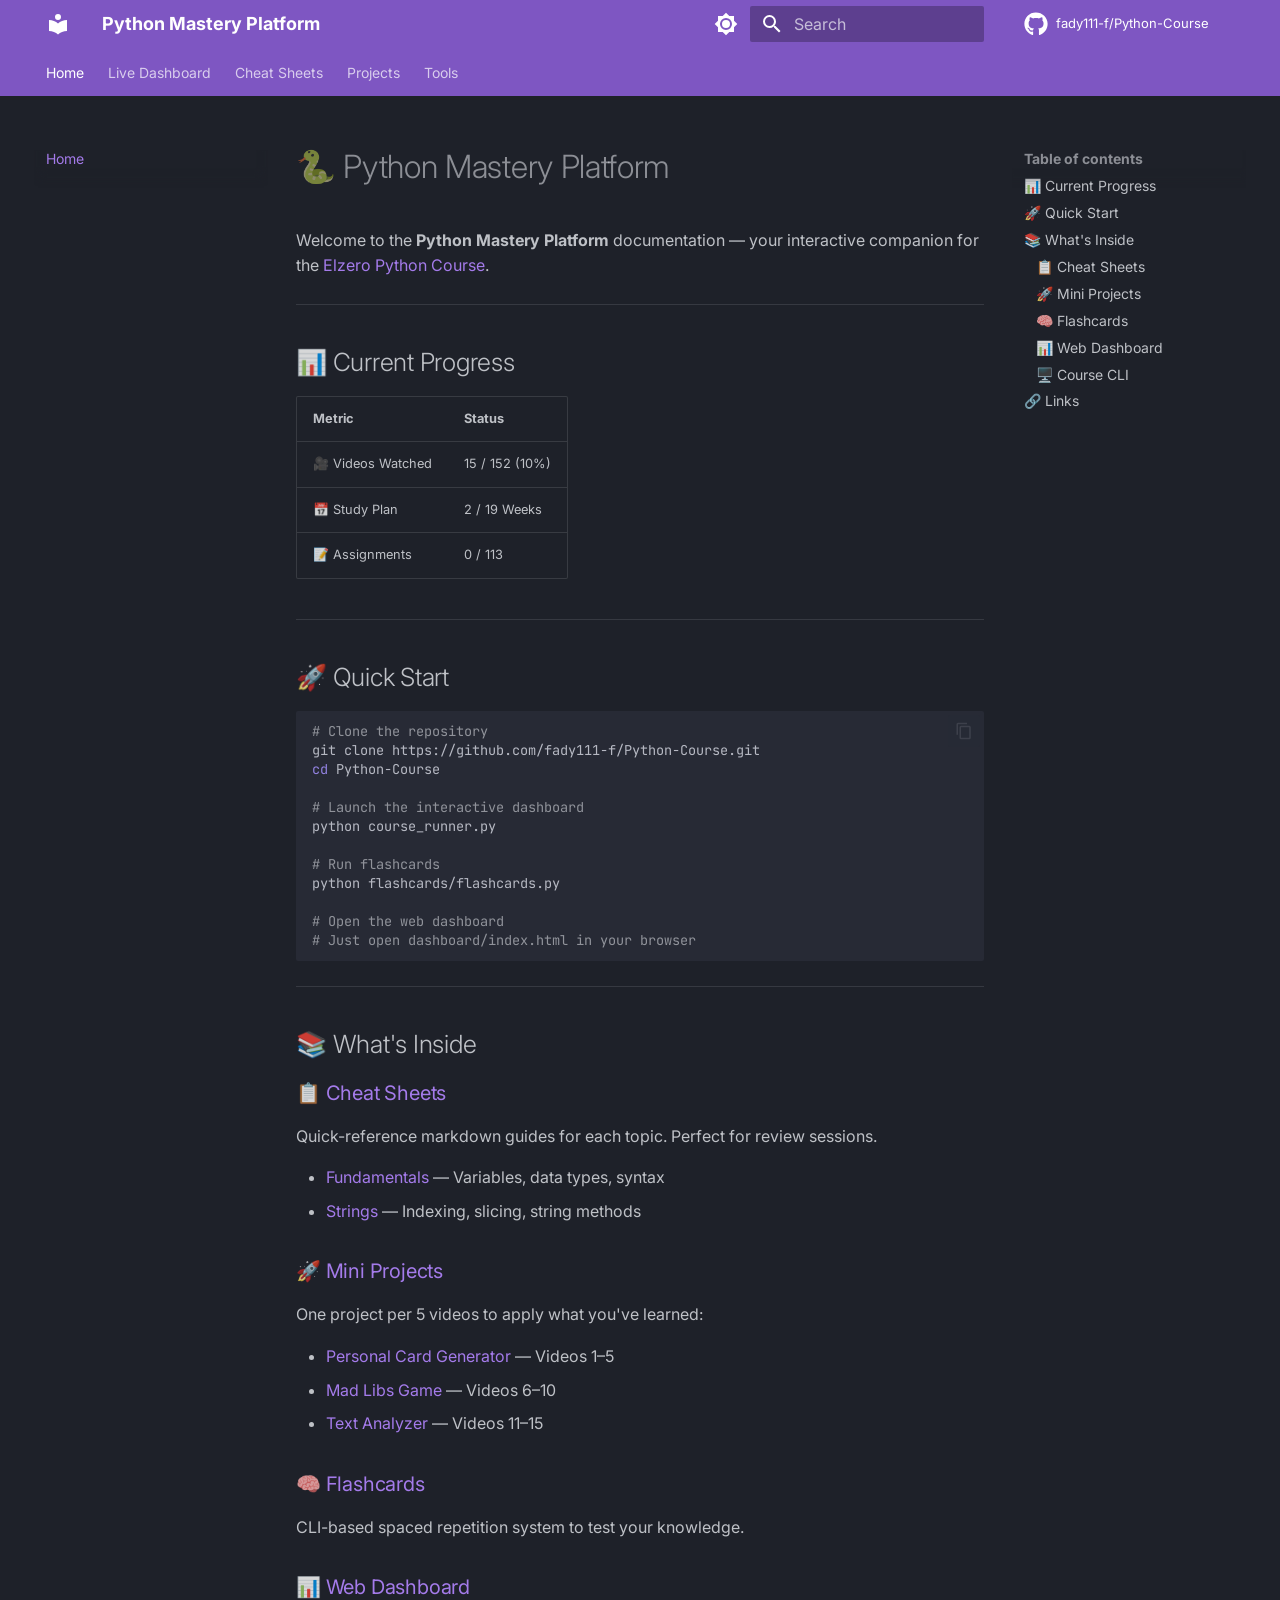
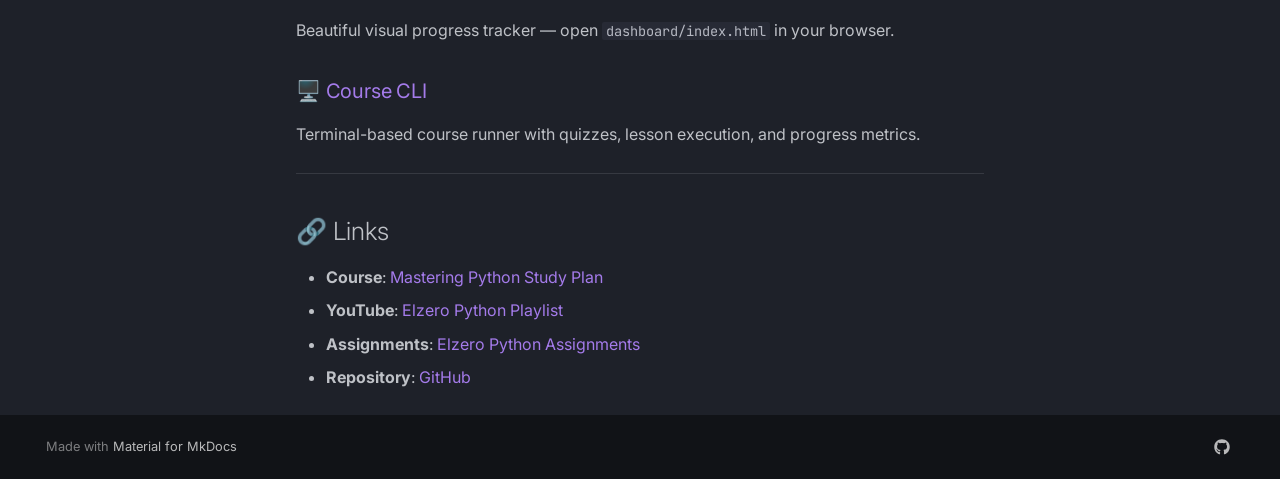
<file: index.html>
<!doctype html>
<html lang="en" class="no-js">
  <head>
    
      <meta charset="utf-8">
      <meta name="viewport" content="width=device-width,initial-scale=1">
      
        <meta name="description" content="A comprehensive, interactive Python learning suite">
      
      
      
        <link rel="canonical" href="https://fady111-f.github.io/Python-Course/">
      
      
      
        <link rel="next" href="dashboard/">
      
      
        
      
      
      <link rel="icon" href="assets/images/favicon.png">
      <meta name="generator" content="mkdocs-1.6.1, mkdocs-material-9.7.7">
    
    
      
        <title>Python Mastery Platform</title>
      
    
    
      <link rel="stylesheet" href="assets/stylesheets/main.ec1eaa64.min.css">
      
        
        <link rel="stylesheet" href="assets/stylesheets/palette.ab4e12ef.min.css">
      
      


    
    
      
    
    
      
        
        
        <link rel="preconnect" href="https://fonts.gstatic.com" crossorigin>
        <link rel="stylesheet" href="https://fonts.googleapis.com/css?family=Inter:300,300i,400,400i,700,700i%7CJetBrains+Mono:400,400i,700,700i&display=fallback">
        <style>:root{--md-text-font:"Inter";--md-code-font:"JetBrains Mono"}</style>
      
    
    
    <script>__md_scope=new URL(".",location),__md_hash=e=>[...e].reduce(((e,_)=>(e<<5)-e+_.charCodeAt(0)),0),__md_get=(e,_=localStorage,t=__md_scope)=>JSON.parse(_.getItem(t.pathname+"."+e)),__md_set=(e,_,t=localStorage,a=__md_scope)=>{try{t.setItem(a.pathname+"."+e,JSON.stringify(_))}catch(e){}}</script>
    
      

    
    
  </head>
  
  
    
    
      
    
    
    
    
    <body dir="ltr" data-md-color-scheme="slate" data-md-color-primary="deep-purple" data-md-color-accent="amber">
  
    
    <input class="md-toggle" data-md-toggle="drawer" type="checkbox" id="__drawer" autocomplete="off">
    <input class="md-toggle" data-md-toggle="search" type="checkbox" id="__search" autocomplete="off">
    <label class="md-overlay" for="__drawer"></label>
    <div data-md-component="skip">
      
        
        <a href="#python-mastery-platform" class="md-skip">
          Skip to content
        </a>
      
    </div>
    <div data-md-component="announce">
      
    </div>
    
    
      

<header class="md-header" data-md-component="header">
  <nav class="md-header__inner md-grid" aria-label="Header">
    <a href="." title="Python Mastery Platform" class="md-header__button md-logo" aria-label="Python Mastery Platform" data-md-component="logo">
      
  
  <svg xmlns="http://www.w3.org/2000/svg" viewBox="0 0 24 24"><path d="M12 8a3 3 0 0 0 3-3 3 3 0 0 0-3-3 3 3 0 0 0-3 3 3 3 0 0 0 3 3m0 3.54C9.64 9.35 6.5 8 3 8v11c3.5 0 6.64 1.35 9 3.54 2.36-2.19 5.5-3.54 9-3.54V8c-3.5 0-6.64 1.35-9 3.54"/></svg>

    </a>
    <label class="md-header__button md-icon" for="__drawer">
      
      <svg xmlns="http://www.w3.org/2000/svg" viewBox="0 0 24 24"><path d="M3 6h18v2H3zm0 5h18v2H3zm0 5h18v2H3z"/></svg>
    </label>
    <div class="md-header__title" data-md-component="header-title">
      <div class="md-header__ellipsis">
        <div class="md-header__topic">
          <span class="md-ellipsis">
            Python Mastery Platform
          </span>
        </div>
        <div class="md-header__topic" data-md-component="header-topic">
          <span class="md-ellipsis">
            
              Home
            
          </span>
        </div>
      </div>
    </div>
    
      
        <form class="md-header__option" data-md-component="palette">
  
    
    
    
    <input class="md-option" data-md-color-media="" data-md-color-scheme="slate" data-md-color-primary="deep-purple" data-md-color-accent="amber"  aria-label="Switch to light mode"  type="radio" name="__palette" id="__palette_0">
    
      <label class="md-header__button md-icon" title="Switch to light mode" for="__palette_1" hidden>
        <svg xmlns="http://www.w3.org/2000/svg" viewBox="0 0 24 24"><path d="M12 8a4 4 0 0 0-4 4 4 4 0 0 0 4 4 4 4 0 0 0 4-4 4 4 0 0 0-4-4m0 10a6 6 0 0 1-6-6 6 6 0 0 1 6-6 6 6 0 0 1 6 6 6 6 0 0 1-6 6m8-9.31V4h-4.69L12 .69 8.69 4H4v4.69L.69 12 4 15.31V20h4.69L12 23.31 15.31 20H20v-4.69L23.31 12z"/></svg>
      </label>
    
  
    
    
    
    <input class="md-option" data-md-color-media="" data-md-color-scheme="default" data-md-color-primary="deep-purple" data-md-color-accent="amber"  aria-label="Switch to dark mode"  type="radio" name="__palette" id="__palette_1">
    
      <label class="md-header__button md-icon" title="Switch to dark mode" for="__palette_0" hidden>
        <svg xmlns="http://www.w3.org/2000/svg" viewBox="0 0 24 24"><path d="M12 18c-.89 0-1.74-.2-2.5-.55C11.56 16.5 13 14.42 13 12s-1.44-4.5-3.5-5.45C10.26 6.2 11.11 6 12 6a6 6 0 0 1 6 6 6 6 0 0 1-6 6m8-9.31V4h-4.69L12 .69 8.69 4H4v4.69L.69 12 4 15.31V20h4.69L12 23.31 15.31 20H20v-4.69L23.31 12z"/></svg>
      </label>
    
  
</form>
      
    
    
      <script>var palette=__md_get("__palette");if(palette&&palette.color){if("(prefers-color-scheme)"===palette.color.media){var media=matchMedia("(prefers-color-scheme: light)"),input=document.querySelector(media.matches?"[data-md-color-media='(prefers-color-scheme: light)']":"[data-md-color-media='(prefers-color-scheme: dark)']");palette.color.media=input.getAttribute("data-md-color-media"),palette.color.scheme=input.getAttribute("data-md-color-scheme"),palette.color.primary=input.getAttribute("data-md-color-primary"),palette.color.accent=input.getAttribute("data-md-color-accent")}for(var[key,value]of Object.entries(palette.color))document.body.setAttribute("data-md-color-"+key,value)}</script>
    
    
    
      
      
        <label class="md-header__button md-icon" for="__search">
          
          <svg xmlns="http://www.w3.org/2000/svg" viewBox="0 0 24 24"><path d="M9.5 3A6.5 6.5 0 0 1 16 9.5c0 1.61-.59 3.09-1.56 4.23l.27.27h.79l5 5-1.5 1.5-5-5v-.79l-.27-.27A6.52 6.52 0 0 1 9.5 16 6.5 6.5 0 0 1 3 9.5 6.5 6.5 0 0 1 9.5 3m0 2C7 5 5 7 5 9.5S7 14 9.5 14 14 12 14 9.5 12 5 9.5 5"/></svg>
        </label>
        <div class="md-search" data-md-component="search" role="dialog">
  <label class="md-search__overlay" for="__search"></label>
  <div class="md-search__inner" role="search">
    <form class="md-search__form" name="search">
      <input type="text" class="md-search__input" name="query" aria-label="Search" placeholder="Search" autocapitalize="off" autocorrect="off" autocomplete="off" spellcheck="false" data-md-component="search-query" required>
      <label class="md-search__icon md-icon" for="__search">
        
        <svg xmlns="http://www.w3.org/2000/svg" viewBox="0 0 24 24"><path d="M9.5 3A6.5 6.5 0 0 1 16 9.5c0 1.61-.59 3.09-1.56 4.23l.27.27h.79l5 5-1.5 1.5-5-5v-.79l-.27-.27A6.52 6.52 0 0 1 9.5 16 6.5 6.5 0 0 1 3 9.5 6.5 6.5 0 0 1 9.5 3m0 2C7 5 5 7 5 9.5S7 14 9.5 14 14 12 14 9.5 12 5 9.5 5"/></svg>
        
        <svg xmlns="http://www.w3.org/2000/svg" viewBox="0 0 24 24"><path d="M20 11v2H8l5.5 5.5-1.42 1.42L4.16 12l7.92-7.92L13.5 5.5 8 11z"/></svg>
      </label>
      <nav class="md-search__options" aria-label="Search">
        
        <button type="reset" class="md-search__icon md-icon" title="Clear" aria-label="Clear" tabindex="-1">
          
          <svg xmlns="http://www.w3.org/2000/svg" viewBox="0 0 24 24"><path d="M19 6.41 17.59 5 12 10.59 6.41 5 5 6.41 10.59 12 5 17.59 6.41 19 12 13.41 17.59 19 19 17.59 13.41 12z"/></svg>
        </button>
      </nav>
      
        <div class="md-search__suggest" data-md-component="search-suggest"></div>
      
    </form>
    <div class="md-search__output">
      <div class="md-search__scrollwrap" tabindex="0" data-md-scrollfix>
        <div class="md-search-result" data-md-component="search-result">
          <div class="md-search-result__meta">
            Initializing search
          </div>
          <ol class="md-search-result__list" role="presentation"></ol>
        </div>
      </div>
    </div>
  </div>
</div>
      
    
    
      <div class="md-header__source">
        <a href="https://github.com/fady111-f/Python-Course" title="Go to repository" class="md-source" data-md-component="source">
  <div class="md-source__icon md-icon">
    
    <svg xmlns="http://www.w3.org/2000/svg" viewBox="0 0 512 512"><!--! Font Awesome Free 7.1.0 by @fontawesome - https://fontawesome.com License - https://fontawesome.com/license/free (Icons: CC BY 4.0, Fonts: SIL OFL 1.1, Code: MIT License) Copyright 2025 Fonticons, Inc.--><path d="M173.9 397.4c0 2-2.3 3.6-5.2 3.6-3.3.3-5.6-1.3-5.6-3.6 0-2 2.3-3.6 5.2-3.6 3-.3 5.6 1.3 5.6 3.6m-31.1-4.5c-.7 2 1.3 4.3 4.3 4.9 2.6 1 5.6 0 6.2-2s-1.3-4.3-4.3-5.2c-2.6-.7-5.5.3-6.2 2.3m44.2-1.7c-2.9.7-4.9 2.6-4.6 4.9.3 2 2.9 3.3 5.9 2.6 2.9-.7 4.9-2.6 4.6-4.6-.3-1.9-3-3.2-5.9-2.9M252.8 8C114.1 8 8 113.3 8 252c0 110.9 69.8 205.8 169.5 239.2 12.8 2.3 17.3-5.6 17.3-12.1 0-6.2-.3-40.4-.3-61.4 0 0-70 15-84.7-29.8 0 0-11.4-29.1-27.8-36.6 0 0-22.9-15.7 1.6-15.4 0 0 24.9 2 38.6 25.8 21.9 38.6 58.6 27.5 72.9 20.9 2.3-16 8.8-27.1 16-33.7-55.9-6.2-112.3-14.3-112.3-110.5 0-27.5 7.6-41.3 23.6-58.9-2.6-6.5-11.1-33.3 2.6-67.9 20.9-6.5 69 27 69 27 20-5.6 41.5-8.5 62.8-8.5s42.8 2.9 62.8 8.5c0 0 48.1-33.6 69-27 13.7 34.7 5.2 61.4 2.6 67.9 16 17.7 25.8 31.5 25.8 58.9 0 96.5-58.9 104.2-114.8 110.5 9.2 7.9 17 22.9 17 46.4 0 33.7-.3 75.4-.3 83.6 0 6.5 4.6 14.4 17.3 12.1C436.2 457.8 504 362.9 504 252 504 113.3 391.5 8 252.8 8M105.2 352.9c-1.3 1-1 3.3.7 5.2 1.6 1.6 3.9 2.3 5.2 1 1.3-1 1-3.3-.7-5.2-1.6-1.6-3.9-2.3-5.2-1m-10.8-8.1c-.7 1.3.3 2.9 2.3 3.9 1.6 1 3.6.7 4.3-.7.7-1.3-.3-2.9-2.3-3.9-2-.6-3.6-.3-4.3.7m32.4 35.6c-1.6 1.3-1 4.3 1.3 6.2 2.3 2.3 5.2 2.6 6.5 1 1.3-1.3.7-4.3-1.3-6.2-2.2-2.3-5.2-2.6-6.5-1m-11.4-14.7c-1.6 1-1.6 3.6 0 5.9s4.3 3.3 5.6 2.3c1.6-1.3 1.6-3.9 0-6.2-1.4-2.3-4-3.3-5.6-2"/></svg>
  </div>
  <div class="md-source__repository">
    fady111-f/Python-Course
  </div>
</a>
      </div>
    
  </nav>
  
</header>
    
    <div class="md-container" data-md-component="container">
      
      
        
          
            
<nav class="md-tabs" aria-label="Tabs" data-md-component="tabs">
  <div class="md-grid">
    <ul class="md-tabs__list">
      
        
  
  
  
    
  
  
    <li class="md-tabs__item md-tabs__item--active">
      <a href="." class="md-tabs__link">
        
  
  
    
  
  Home

      </a>
    </li>
  

      
        
  
  
  
  
    <li class="md-tabs__item">
      <a href="dashboard/" class="md-tabs__link">
        
  
  
    
  
  Live Dashboard

      </a>
    </li>
  

      
        
  
  
  
  
    
    
      <li class="md-tabs__item">
        <a href="cheatsheets/01_fundamentals/" class="md-tabs__link">
          
  
  
  Cheat Sheets

        </a>
      </li>
    
  

      
        
  
  
  
  
    
    
      <li class="md-tabs__item">
        <a href="projects/" class="md-tabs__link">
          
  
  
  Projects

        </a>
      </li>
    
  

      
        
  
  
  
  
    
    
      <li class="md-tabs__item">
        <a href="tools/flashcards/" class="md-tabs__link">
          
  
  
  Tools

        </a>
      </li>
    
  

      
    </ul>
  </div>
</nav>
          
        
      
      <main class="md-main" data-md-component="main">
        <div class="md-main__inner md-grid">
          
            
              
              <div class="md-sidebar md-sidebar--primary" data-md-component="sidebar" data-md-type="navigation" >
                <div class="md-sidebar__scrollwrap">
                  <div class="md-sidebar__inner">
                    


  


<nav class="md-nav md-nav--primary md-nav--lifted" aria-label="Navigation" data-md-level="0">
  <label class="md-nav__title" for="__drawer">
    <a href="." title="Python Mastery Platform" class="md-nav__button md-logo" aria-label="Python Mastery Platform" data-md-component="logo">
      
  
  <svg xmlns="http://www.w3.org/2000/svg" viewBox="0 0 24 24"><path d="M12 8a3 3 0 0 0 3-3 3 3 0 0 0-3-3 3 3 0 0 0-3 3 3 3 0 0 0 3 3m0 3.54C9.64 9.35 6.5 8 3 8v11c3.5 0 6.64 1.35 9 3.54 2.36-2.19 5.5-3.54 9-3.54V8c-3.5 0-6.64 1.35-9 3.54"/></svg>

    </a>
    Python Mastery Platform
  </label>
  
    <div class="md-nav__source">
      <a href="https://github.com/fady111-f/Python-Course" title="Go to repository" class="md-source" data-md-component="source">
  <div class="md-source__icon md-icon">
    
    <svg xmlns="http://www.w3.org/2000/svg" viewBox="0 0 512 512"><!--! Font Awesome Free 7.1.0 by @fontawesome - https://fontawesome.com License - https://fontawesome.com/license/free (Icons: CC BY 4.0, Fonts: SIL OFL 1.1, Code: MIT License) Copyright 2025 Fonticons, Inc.--><path d="M173.9 397.4c0 2-2.3 3.6-5.2 3.6-3.3.3-5.6-1.3-5.6-3.6 0-2 2.3-3.6 5.2-3.6 3-.3 5.6 1.3 5.6 3.6m-31.1-4.5c-.7 2 1.3 4.3 4.3 4.9 2.6 1 5.6 0 6.2-2s-1.3-4.3-4.3-5.2c-2.6-.7-5.5.3-6.2 2.3m44.2-1.7c-2.9.7-4.9 2.6-4.6 4.9.3 2 2.9 3.3 5.9 2.6 2.9-.7 4.9-2.6 4.6-4.6-.3-1.9-3-3.2-5.9-2.9M252.8 8C114.1 8 8 113.3 8 252c0 110.9 69.8 205.8 169.5 239.2 12.8 2.3 17.3-5.6 17.3-12.1 0-6.2-.3-40.4-.3-61.4 0 0-70 15-84.7-29.8 0 0-11.4-29.1-27.8-36.6 0 0-22.9-15.7 1.6-15.4 0 0 24.9 2 38.6 25.8 21.9 38.6 58.6 27.5 72.9 20.9 2.3-16 8.8-27.1 16-33.7-55.9-6.2-112.3-14.3-112.3-110.5 0-27.5 7.6-41.3 23.6-58.9-2.6-6.5-11.1-33.3 2.6-67.9 20.9-6.5 69 27 69 27 20-5.6 41.5-8.5 62.8-8.5s42.8 2.9 62.8 8.5c0 0 48.1-33.6 69-27 13.7 34.7 5.2 61.4 2.6 67.9 16 17.7 25.8 31.5 25.8 58.9 0 96.5-58.9 104.2-114.8 110.5 9.2 7.9 17 22.9 17 46.4 0 33.7-.3 75.4-.3 83.6 0 6.5 4.6 14.4 17.3 12.1C436.2 457.8 504 362.9 504 252 504 113.3 391.5 8 252.8 8M105.2 352.9c-1.3 1-1 3.3.7 5.2 1.6 1.6 3.9 2.3 5.2 1 1.3-1 1-3.3-.7-5.2-1.6-1.6-3.9-2.3-5.2-1m-10.8-8.1c-.7 1.3.3 2.9 2.3 3.9 1.6 1 3.6.7 4.3-.7.7-1.3-.3-2.9-2.3-3.9-2-.6-3.6-.3-4.3.7m32.4 35.6c-1.6 1.3-1 4.3 1.3 6.2 2.3 2.3 5.2 2.6 6.5 1 1.3-1.3.7-4.3-1.3-6.2-2.2-2.3-5.2-2.6-6.5-1m-11.4-14.7c-1.6 1-1.6 3.6 0 5.9s4.3 3.3 5.6 2.3c1.6-1.3 1.6-3.9 0-6.2-1.4-2.3-4-3.3-5.6-2"/></svg>
  </div>
  <div class="md-source__repository">
    fady111-f/Python-Course
  </div>
</a>
    </div>
  
  <ul class="md-nav__list" data-md-scrollfix>
    
      
      
  
  
    
  
  
  
    <li class="md-nav__item md-nav__item--active">
      
      <input class="md-nav__toggle md-toggle" type="checkbox" id="__toc">
      
      
        
      
      
        <label class="md-nav__link md-nav__link--active" for="__toc">
          
  
  
  <span class="md-ellipsis">
    
  
    Home
  

    
  </span>
  
  

          <span class="md-nav__icon md-icon"></span>
        </label>
      
      <a href="." class="md-nav__link md-nav__link--active">
        
  
  
  <span class="md-ellipsis">
    
  
    Home
  

    
  </span>
  
  

      </a>
      
        

<nav class="md-nav md-nav--secondary" aria-label="Table of contents">
  
  
  
    
  
  
    <label class="md-nav__title" for="__toc">
      <span class="md-nav__icon md-icon"></span>
      Table of contents
    </label>
    <ul class="md-nav__list" data-md-component="toc" data-md-scrollfix>
      
        <li class="md-nav__item">
  <a href="#current-progress" class="md-nav__link">
    <span class="md-ellipsis">
      
        📊 Current Progress
      
    </span>
  </a>
  
</li>
      
        <li class="md-nav__item">
  <a href="#quick-start" class="md-nav__link">
    <span class="md-ellipsis">
      
        🚀 Quick Start
      
    </span>
  </a>
  
</li>
      
        <li class="md-nav__item">
  <a href="#whats-inside" class="md-nav__link">
    <span class="md-ellipsis">
      
        📚 What's Inside
      
    </span>
  </a>
  
    <nav class="md-nav" aria-label="📚 What&#39;s Inside">
      <ul class="md-nav__list">
        
          <li class="md-nav__item">
  <a href="#cheat-sheets" class="md-nav__link">
    <span class="md-ellipsis">
      
        📋 Cheat Sheets
      
    </span>
  </a>
  
</li>
        
          <li class="md-nav__item">
  <a href="#mini-projects" class="md-nav__link">
    <span class="md-ellipsis">
      
        🚀 Mini Projects
      
    </span>
  </a>
  
</li>
        
          <li class="md-nav__item">
  <a href="#flashcards" class="md-nav__link">
    <span class="md-ellipsis">
      
        🧠 Flashcards
      
    </span>
  </a>
  
</li>
        
          <li class="md-nav__item">
  <a href="#web-dashboard" class="md-nav__link">
    <span class="md-ellipsis">
      
        📊 Web Dashboard
      
    </span>
  </a>
  
</li>
        
          <li class="md-nav__item">
  <a href="#course-cli" class="md-nav__link">
    <span class="md-ellipsis">
      
        🖥️ Course CLI
      
    </span>
  </a>
  
</li>
        
      </ul>
    </nav>
  
</li>
      
        <li class="md-nav__item">
  <a href="#links" class="md-nav__link">
    <span class="md-ellipsis">
      
        🔗 Links
      
    </span>
  </a>
  
</li>
      
    </ul>
  
</nav>
      
    </li>
  

    
      
      
  
  
  
  
    <li class="md-nav__item">
      <a href="dashboard/" class="md-nav__link">
        
  
  
  <span class="md-ellipsis">
    
  
    Live Dashboard
  

    
  </span>
  
  

      </a>
    </li>
  

    
      
      
  
  
  
  
    
    
    
    
      
      
        
      
    
    
    <li class="md-nav__item md-nav__item--nested">
      
        
        
          
        
        <input class="md-nav__toggle md-toggle md-toggle--indeterminate" type="checkbox" id="__nav_3" >
        
          
          <label class="md-nav__link" for="__nav_3" id="__nav_3_label" tabindex="0">
            
  
  
  <span class="md-ellipsis">
    
  
    Cheat Sheets
  

    
  </span>
  
  

            <span class="md-nav__icon md-icon"></span>
          </label>
        
        <nav class="md-nav" data-md-level="1" aria-labelledby="__nav_3_label" aria-expanded="false">
          <label class="md-nav__title" for="__nav_3">
            <span class="md-nav__icon md-icon"></span>
            
  
    Cheat Sheets
  

          </label>
          <ul class="md-nav__list" data-md-scrollfix>
            
              
                
  
  
  
  
    <li class="md-nav__item">
      <a href="cheatsheets/01_fundamentals/" class="md-nav__link">
        
  
  
  <span class="md-ellipsis">
    
  
    Fundamentals
  

    
  </span>
  
  

      </a>
    </li>
  

              
            
              
                
  
  
  
  
    <li class="md-nav__item">
      <a href="cheatsheets/02_strings/" class="md-nav__link">
        
  
  
  <span class="md-ellipsis">
    
  
    Strings
  

    
  </span>
  
  

      </a>
    </li>
  

              
            
          </ul>
        </nav>
      
    </li>
  

    
      
      
  
  
  
  
    
    
    
    
      
      
        
      
    
    
    <li class="md-nav__item md-nav__item--nested">
      
        
        
          
        
        <input class="md-nav__toggle md-toggle md-toggle--indeterminate" type="checkbox" id="__nav_4" >
        
          
          <label class="md-nav__link" for="__nav_4" id="__nav_4_label" tabindex="0">
            
  
  
  <span class="md-ellipsis">
    
  
    Projects
  

    
  </span>
  
  

            <span class="md-nav__icon md-icon"></span>
          </label>
        
        <nav class="md-nav" data-md-level="1" aria-labelledby="__nav_4_label" aria-expanded="false">
          <label class="md-nav__title" for="__nav_4">
            <span class="md-nav__icon md-icon"></span>
            
  
    Projects
  

          </label>
          <ul class="md-nav__list" data-md-scrollfix>
            
              
                
  
  
  
  
    <li class="md-nav__item">
      <a href="projects/" class="md-nav__link">
        
  
  
  <span class="md-ellipsis">
    
  
    Overview
  

    
  </span>
  
  

      </a>
    </li>
  

              
            
              
                
  
  
  
  
    <li class="md-nav__item">
      <a href="projects/01_personal_card_generator/" class="md-nav__link">
        
  
  
  <span class="md-ellipsis">
    
  
    Personal Card Generator
  

    
  </span>
  
  

      </a>
    </li>
  

              
            
              
                
  
  
  
  
    <li class="md-nav__item">
      <a href="projects/02_mad_libs_game/" class="md-nav__link">
        
  
  
  <span class="md-ellipsis">
    
  
    Mad Libs Game
  

    
  </span>
  
  

      </a>
    </li>
  

              
            
              
                
  
  
  
  
    <li class="md-nav__item">
      <a href="projects/03_text_analyzer/" class="md-nav__link">
        
  
  
  <span class="md-ellipsis">
    
  
    Text Analyzer
  

    
  </span>
  
  

      </a>
    </li>
  

              
            
          </ul>
        </nav>
      
    </li>
  

    
      
      
  
  
  
  
    
    
    
    
      
      
        
      
    
    
    <li class="md-nav__item md-nav__item--nested">
      
        
        
          
        
        <input class="md-nav__toggle md-toggle md-toggle--indeterminate" type="checkbox" id="__nav_5" >
        
          
          <label class="md-nav__link" for="__nav_5" id="__nav_5_label" tabindex="0">
            
  
  
  <span class="md-ellipsis">
    
  
    Tools
  

    
  </span>
  
  

            <span class="md-nav__icon md-icon"></span>
          </label>
        
        <nav class="md-nav" data-md-level="1" aria-labelledby="__nav_5_label" aria-expanded="false">
          <label class="md-nav__title" for="__nav_5">
            <span class="md-nav__icon md-icon"></span>
            
  
    Tools
  

          </label>
          <ul class="md-nav__list" data-md-scrollfix>
            
              
                
  
  
  
  
    <li class="md-nav__item">
      <a href="tools/flashcards/" class="md-nav__link">
        
  
  
  <span class="md-ellipsis">
    
  
    Flashcards
  

    
  </span>
  
  

      </a>
    </li>
  

              
            
              
                
  
  
  
  
    <li class="md-nav__item">
      <a href="tools/dashboard/" class="md-nav__link">
        
  
  
  <span class="md-ellipsis">
    
  
    Dashboard Guide
  

    
  </span>
  
  

      </a>
    </li>
  

              
            
              
                
  
  
  
  
    <li class="md-nav__item">
      <a href="tools/course_runner/" class="md-nav__link">
        
  
  
  <span class="md-ellipsis">
    
  
    Course CLI
  

    
  </span>
  
  

      </a>
    </li>
  

              
            
          </ul>
        </nav>
      
    </li>
  

    
  </ul>
</nav>
                  </div>
                </div>
              </div>
            
            
              
              <div class="md-sidebar md-sidebar--secondary" data-md-component="sidebar" data-md-type="toc" >
                <div class="md-sidebar__scrollwrap">
                  <div class="md-sidebar__inner">
                    

<nav class="md-nav md-nav--secondary" aria-label="Table of contents">
  
  
  
    
  
  
    <label class="md-nav__title" for="__toc">
      <span class="md-nav__icon md-icon"></span>
      Table of contents
    </label>
    <ul class="md-nav__list" data-md-component="toc" data-md-scrollfix>
      
        <li class="md-nav__item">
  <a href="#current-progress" class="md-nav__link">
    <span class="md-ellipsis">
      
        📊 Current Progress
      
    </span>
  </a>
  
</li>
      
        <li class="md-nav__item">
  <a href="#quick-start" class="md-nav__link">
    <span class="md-ellipsis">
      
        🚀 Quick Start
      
    </span>
  </a>
  
</li>
      
        <li class="md-nav__item">
  <a href="#whats-inside" class="md-nav__link">
    <span class="md-ellipsis">
      
        📚 What's Inside
      
    </span>
  </a>
  
    <nav class="md-nav" aria-label="📚 What&#39;s Inside">
      <ul class="md-nav__list">
        
          <li class="md-nav__item">
  <a href="#cheat-sheets" class="md-nav__link">
    <span class="md-ellipsis">
      
        📋 Cheat Sheets
      
    </span>
  </a>
  
</li>
        
          <li class="md-nav__item">
  <a href="#mini-projects" class="md-nav__link">
    <span class="md-ellipsis">
      
        🚀 Mini Projects
      
    </span>
  </a>
  
</li>
        
          <li class="md-nav__item">
  <a href="#flashcards" class="md-nav__link">
    <span class="md-ellipsis">
      
        🧠 Flashcards
      
    </span>
  </a>
  
</li>
        
          <li class="md-nav__item">
  <a href="#web-dashboard" class="md-nav__link">
    <span class="md-ellipsis">
      
        📊 Web Dashboard
      
    </span>
  </a>
  
</li>
        
          <li class="md-nav__item">
  <a href="#course-cli" class="md-nav__link">
    <span class="md-ellipsis">
      
        🖥️ Course CLI
      
    </span>
  </a>
  
</li>
        
      </ul>
    </nav>
  
</li>
      
        <li class="md-nav__item">
  <a href="#links" class="md-nav__link">
    <span class="md-ellipsis">
      
        🔗 Links
      
    </span>
  </a>
  
</li>
      
    </ul>
  
</nav>
                  </div>
                </div>
              </div>
            
          
          
            <div class="md-content" data-md-component="content">
              
              <article class="md-content__inner md-typeset">
                
                  


  
  


<h1 id="python-mastery-platform">🐍 Python Mastery Platform<a class="headerlink" href="#python-mastery-platform" title="Permanent link">&para;</a></h1>
<p>Welcome to the <strong>Python Mastery Platform</strong> documentation — your interactive companion for the <a href="https://elzero.org/study/mastering-python-study-plan/">Elzero Python Course</a>.</p>
<hr />
<h2 id="current-progress">📊 Current Progress<a class="headerlink" href="#current-progress" title="Permanent link">&para;</a></h2>
<table>
<thead>
<tr>
<th>Metric</th>
<th>Status</th>
</tr>
</thead>
<tbody>
<tr>
<td>🎥 Videos Watched</td>
<td>15 / 152 (10%)</td>
</tr>
<tr>
<td>📅 Study Plan</td>
<td>2 / 19 Weeks</td>
</tr>
<tr>
<td>📝 Assignments</td>
<td>0 / 113</td>
</tr>
</tbody>
</table>
<hr />
<h2 id="quick-start">🚀 Quick Start<a class="headerlink" href="#quick-start" title="Permanent link">&para;</a></h2>
<div class="highlight"><pre><span></span><code><a id="__codelineno-0-1" name="__codelineno-0-1" href="#__codelineno-0-1"></a><span class="c1"># Clone the repository</span>
<a id="__codelineno-0-2" name="__codelineno-0-2" href="#__codelineno-0-2"></a>git<span class="w"> </span>clone<span class="w"> </span>https://github.com/fady111-f/Python-Course.git
<a id="__codelineno-0-3" name="__codelineno-0-3" href="#__codelineno-0-3"></a><span class="nb">cd</span><span class="w"> </span>Python-Course
<a id="__codelineno-0-4" name="__codelineno-0-4" href="#__codelineno-0-4"></a>
<a id="__codelineno-0-5" name="__codelineno-0-5" href="#__codelineno-0-5"></a><span class="c1"># Launch the interactive dashboard</span>
<a id="__codelineno-0-6" name="__codelineno-0-6" href="#__codelineno-0-6"></a>python<span class="w"> </span>course_runner.py
<a id="__codelineno-0-7" name="__codelineno-0-7" href="#__codelineno-0-7"></a>
<a id="__codelineno-0-8" name="__codelineno-0-8" href="#__codelineno-0-8"></a><span class="c1"># Run flashcards</span>
<a id="__codelineno-0-9" name="__codelineno-0-9" href="#__codelineno-0-9"></a>python<span class="w"> </span>flashcards/flashcards.py
<a id="__codelineno-0-10" name="__codelineno-0-10" href="#__codelineno-0-10"></a>
<a id="__codelineno-0-11" name="__codelineno-0-11" href="#__codelineno-0-11"></a><span class="c1"># Open the web dashboard</span>
<a id="__codelineno-0-12" name="__codelineno-0-12" href="#__codelineno-0-12"></a><span class="c1"># Just open dashboard/index.html in your browser</span>
</code></pre></div>
<hr />
<h2 id="whats-inside">📚 What's Inside<a class="headerlink" href="#whats-inside" title="Permanent link">&para;</a></h2>
<h3 id="cheat-sheets">📋 <a href="cheatsheets/01_fundamentals/">Cheat Sheets</a><a class="headerlink" href="#cheat-sheets" title="Permanent link">&para;</a></h3>
<p>Quick-reference markdown guides for each topic. Perfect for review sessions.</p>
<ul>
<li><a href="cheatsheets/01_fundamentals/">Fundamentals</a> — Variables, data types, syntax</li>
<li><a href="cheatsheets/02_strings/">Strings</a> — Indexing, slicing, string methods</li>
</ul>
<h3 id="mini-projects">🚀 <a href="projects/">Mini Projects</a><a class="headerlink" href="#mini-projects" title="Permanent link">&para;</a></h3>
<p>One project per 5 videos to apply what you've learned:</p>
<ul>
<li><a href="projects/01_personal_card_generator/">Personal Card Generator</a> — Videos 1–5</li>
<li><a href="projects/02_mad_libs_game/">Mad Libs Game</a> — Videos 6–10</li>
<li><a href="projects/03_text_analyzer/">Text Analyzer</a> — Videos 11–15</li>
</ul>
<h3 id="flashcards">🧠 <a href="tools/flashcards/">Flashcards</a><a class="headerlink" href="#flashcards" title="Permanent link">&para;</a></h3>
<p>CLI-based spaced repetition system to test your knowledge.</p>
<h3 id="web-dashboard">📊 <a href="tools/dashboard/">Web Dashboard</a><a class="headerlink" href="#web-dashboard" title="Permanent link">&para;</a></h3>
<p>Beautiful visual progress tracker — open <code>dashboard/index.html</code> in your browser.</p>
<h3 id="course-cli">🖥️ <a href="tools/course_runner/">Course CLI</a><a class="headerlink" href="#course-cli" title="Permanent link">&para;</a></h3>
<p>Terminal-based course runner with quizzes, lesson execution, and progress metrics.</p>
<hr />
<h2 id="links">🔗 Links<a class="headerlink" href="#links" title="Permanent link">&para;</a></h2>
<ul>
<li><strong>Course</strong>: <a href="https://elzero.org/study/mastering-python-study-plan/">Mastering Python Study Plan</a></li>
<li><strong>YouTube</strong>: <a href="https://www.youtube.com/playlist?list=PLDoPjvoNmBAyE_gei5d18qkfIe-Z8mocs">Elzero Python Playlist</a></li>
<li><strong>Assignments</strong>: <a href="https://elzero.org/category/assignments/python-assignments/">Elzero Python Assignments</a></li>
<li><strong>Repository</strong>: <a href="https://github.com/fady111-f/Python-Course">GitHub</a></li>
</ul>












                
              </article>
            </div>
          
          
<script>var target=document.getElementById(location.hash.slice(1));target&&target.name&&(target.checked=target.name.startsWith("__tabbed_"))</script>
        </div>
        
          <button type="button" class="md-top md-icon" data-md-component="top" hidden>
  
  <svg xmlns="http://www.w3.org/2000/svg" viewBox="0 0 24 24"><path d="M13 20h-2V8l-5.5 5.5-1.42-1.42L12 4.16l7.92 7.92-1.42 1.42L13 8z"/></svg>
  Back to top
</button>
        
      </main>
      
        <footer class="md-footer">
  
  <div class="md-footer-meta md-typeset">
    <div class="md-footer-meta__inner md-grid">
      <div class="md-copyright">
  
  
    Made with
    <a href="https://squidfunk.github.io/mkdocs-material/" target="_blank" rel="noopener">
      Material for MkDocs
    </a>
  
</div>
      
        
<div class="md-social">
  
    
    
    
    
      
      
    
    <a href="https://github.com/fady111-f" target="_blank" rel="noopener" title="github.com" class="md-social__link">
      <svg xmlns="http://www.w3.org/2000/svg" viewBox="0 0 512 512"><!--! Font Awesome Free 7.1.0 by @fontawesome - https://fontawesome.com License - https://fontawesome.com/license/free (Icons: CC BY 4.0, Fonts: SIL OFL 1.1, Code: MIT License) Copyright 2025 Fonticons, Inc.--><path d="M173.9 397.4c0 2-2.3 3.6-5.2 3.6-3.3.3-5.6-1.3-5.6-3.6 0-2 2.3-3.6 5.2-3.6 3-.3 5.6 1.3 5.6 3.6m-31.1-4.5c-.7 2 1.3 4.3 4.3 4.9 2.6 1 5.6 0 6.2-2s-1.3-4.3-4.3-5.2c-2.6-.7-5.5.3-6.2 2.3m44.2-1.7c-2.9.7-4.9 2.6-4.6 4.9.3 2 2.9 3.3 5.9 2.6 2.9-.7 4.9-2.6 4.6-4.6-.3-1.9-3-3.2-5.9-2.9M252.8 8C114.1 8 8 113.3 8 252c0 110.9 69.8 205.8 169.5 239.2 12.8 2.3 17.3-5.6 17.3-12.1 0-6.2-.3-40.4-.3-61.4 0 0-70 15-84.7-29.8 0 0-11.4-29.1-27.8-36.6 0 0-22.9-15.7 1.6-15.4 0 0 24.9 2 38.6 25.8 21.9 38.6 58.6 27.5 72.9 20.9 2.3-16 8.8-27.1 16-33.7-55.9-6.2-112.3-14.3-112.3-110.5 0-27.5 7.6-41.3 23.6-58.9-2.6-6.5-11.1-33.3 2.6-67.9 20.9-6.5 69 27 69 27 20-5.6 41.5-8.5 62.8-8.5s42.8 2.9 62.8 8.5c0 0 48.1-33.6 69-27 13.7 34.7 5.2 61.4 2.6 67.9 16 17.7 25.8 31.5 25.8 58.9 0 96.5-58.9 104.2-114.8 110.5 9.2 7.9 17 22.9 17 46.4 0 33.7-.3 75.4-.3 83.6 0 6.5 4.6 14.4 17.3 12.1C436.2 457.8 504 362.9 504 252 504 113.3 391.5 8 252.8 8M105.2 352.9c-1.3 1-1 3.3.7 5.2 1.6 1.6 3.9 2.3 5.2 1 1.3-1 1-3.3-.7-5.2-1.6-1.6-3.9-2.3-5.2-1m-10.8-8.1c-.7 1.3.3 2.9 2.3 3.9 1.6 1 3.6.7 4.3-.7.7-1.3-.3-2.9-2.3-3.9-2-.6-3.6-.3-4.3.7m32.4 35.6c-1.6 1.3-1 4.3 1.3 6.2 2.3 2.3 5.2 2.6 6.5 1 1.3-1.3.7-4.3-1.3-6.2-2.2-2.3-5.2-2.6-6.5-1m-11.4-14.7c-1.6 1-1.6 3.6 0 5.9s4.3 3.3 5.6 2.3c1.6-1.3 1.6-3.9 0-6.2-1.4-2.3-4-3.3-5.6-2"/></svg>
    </a>
  
</div>
      
    </div>
  </div>
</footer>
      
    </div>
    <div class="md-dialog" data-md-component="dialog">
      <div class="md-dialog__inner md-typeset"></div>
    </div>
    
    
    
      
      
      <script id="__config" type="application/json">{"annotate": null, "base": ".", "features": ["navigation.instant", "navigation.tabs", "navigation.sections", "navigation.expand", "navigation.top", "search.highlight", "search.suggest", "content.code.copy"], "search": "assets/javascripts/workers/search.2c215733.min.js", "tags": null, "translations": {"clipboard.copied": "Copied to clipboard", "clipboard.copy": "Copy to clipboard", "search.result.more.one": "1 more on this page", "search.result.more.other": "# more on this page", "search.result.none": "No matching documents", "search.result.one": "1 matching document", "search.result.other": "# matching documents", "search.result.placeholder": "Type to start searching", "search.result.term.missing": "Missing", "select.version": "Select version"}, "version": null}</script>
    
    
      <script src="assets/javascripts/bundle.d7400e89.min.js"></script>
      
    
  </body>
</html>
</file>
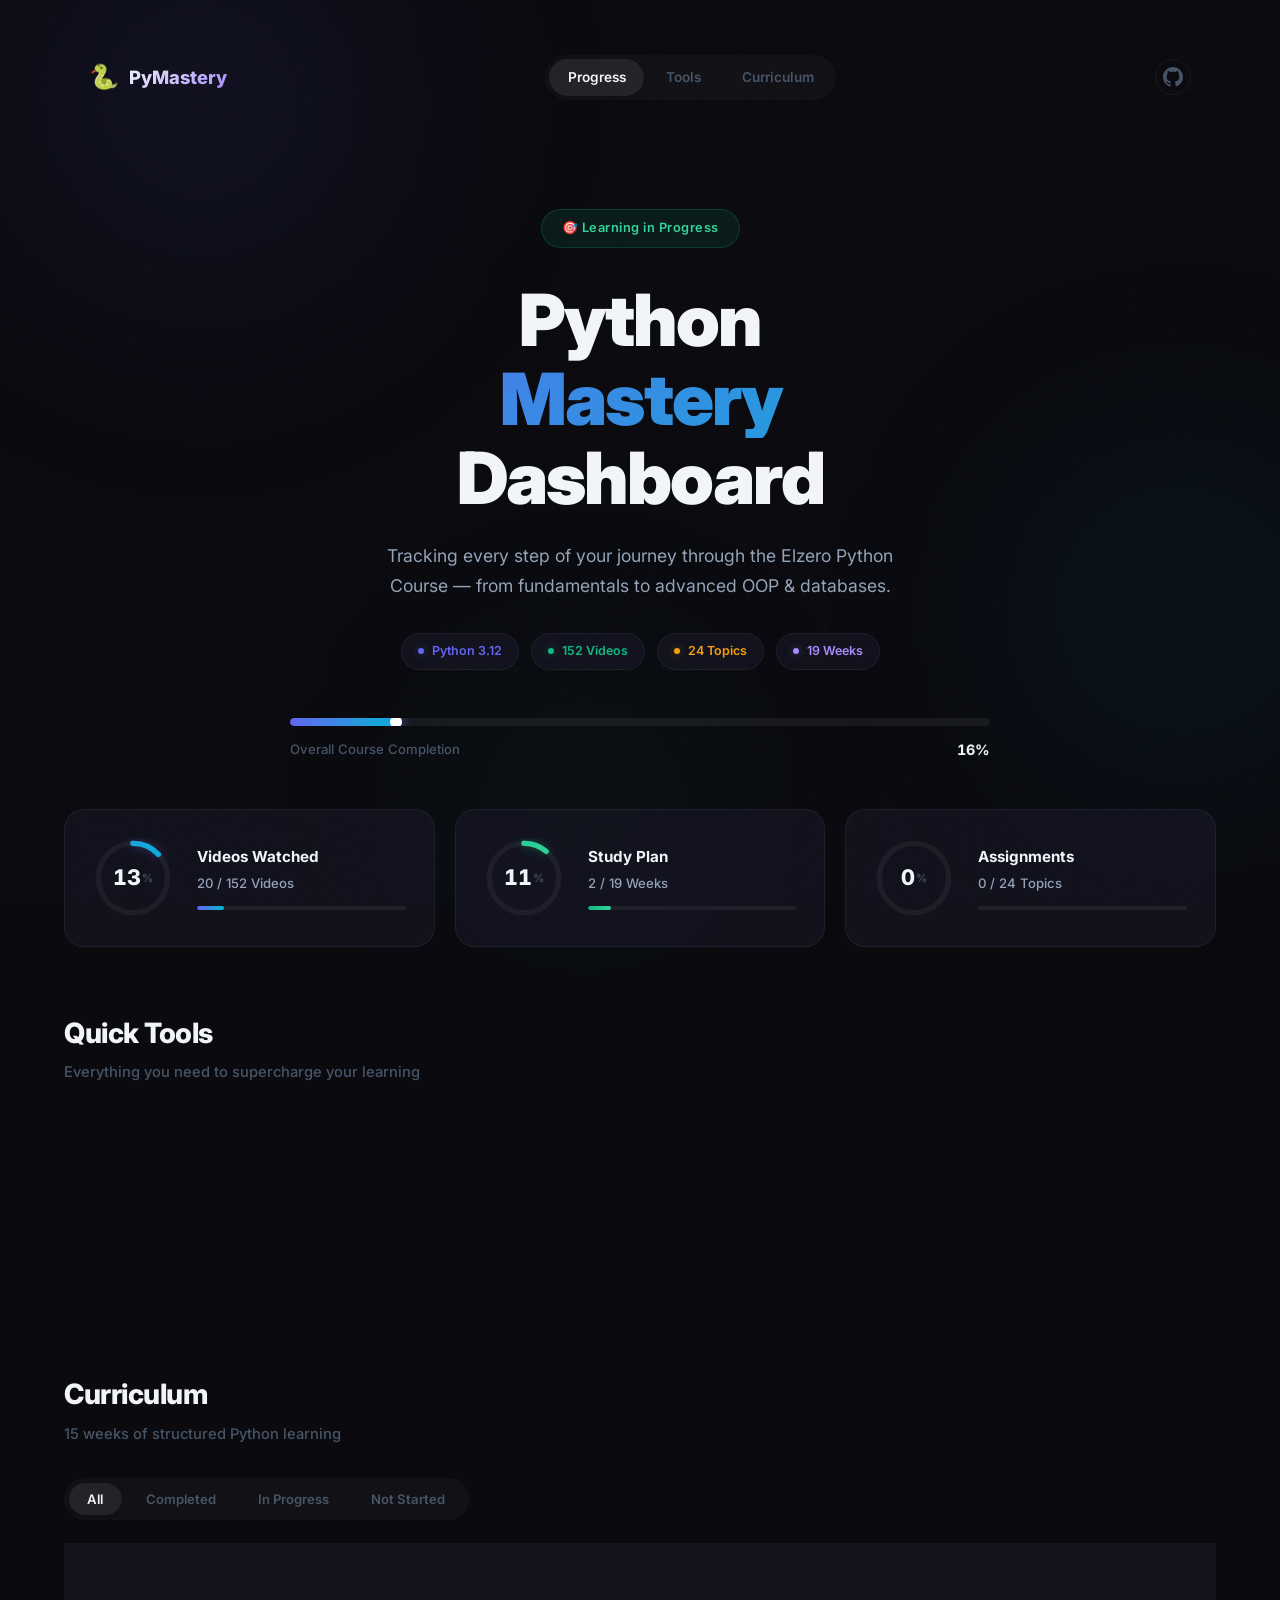
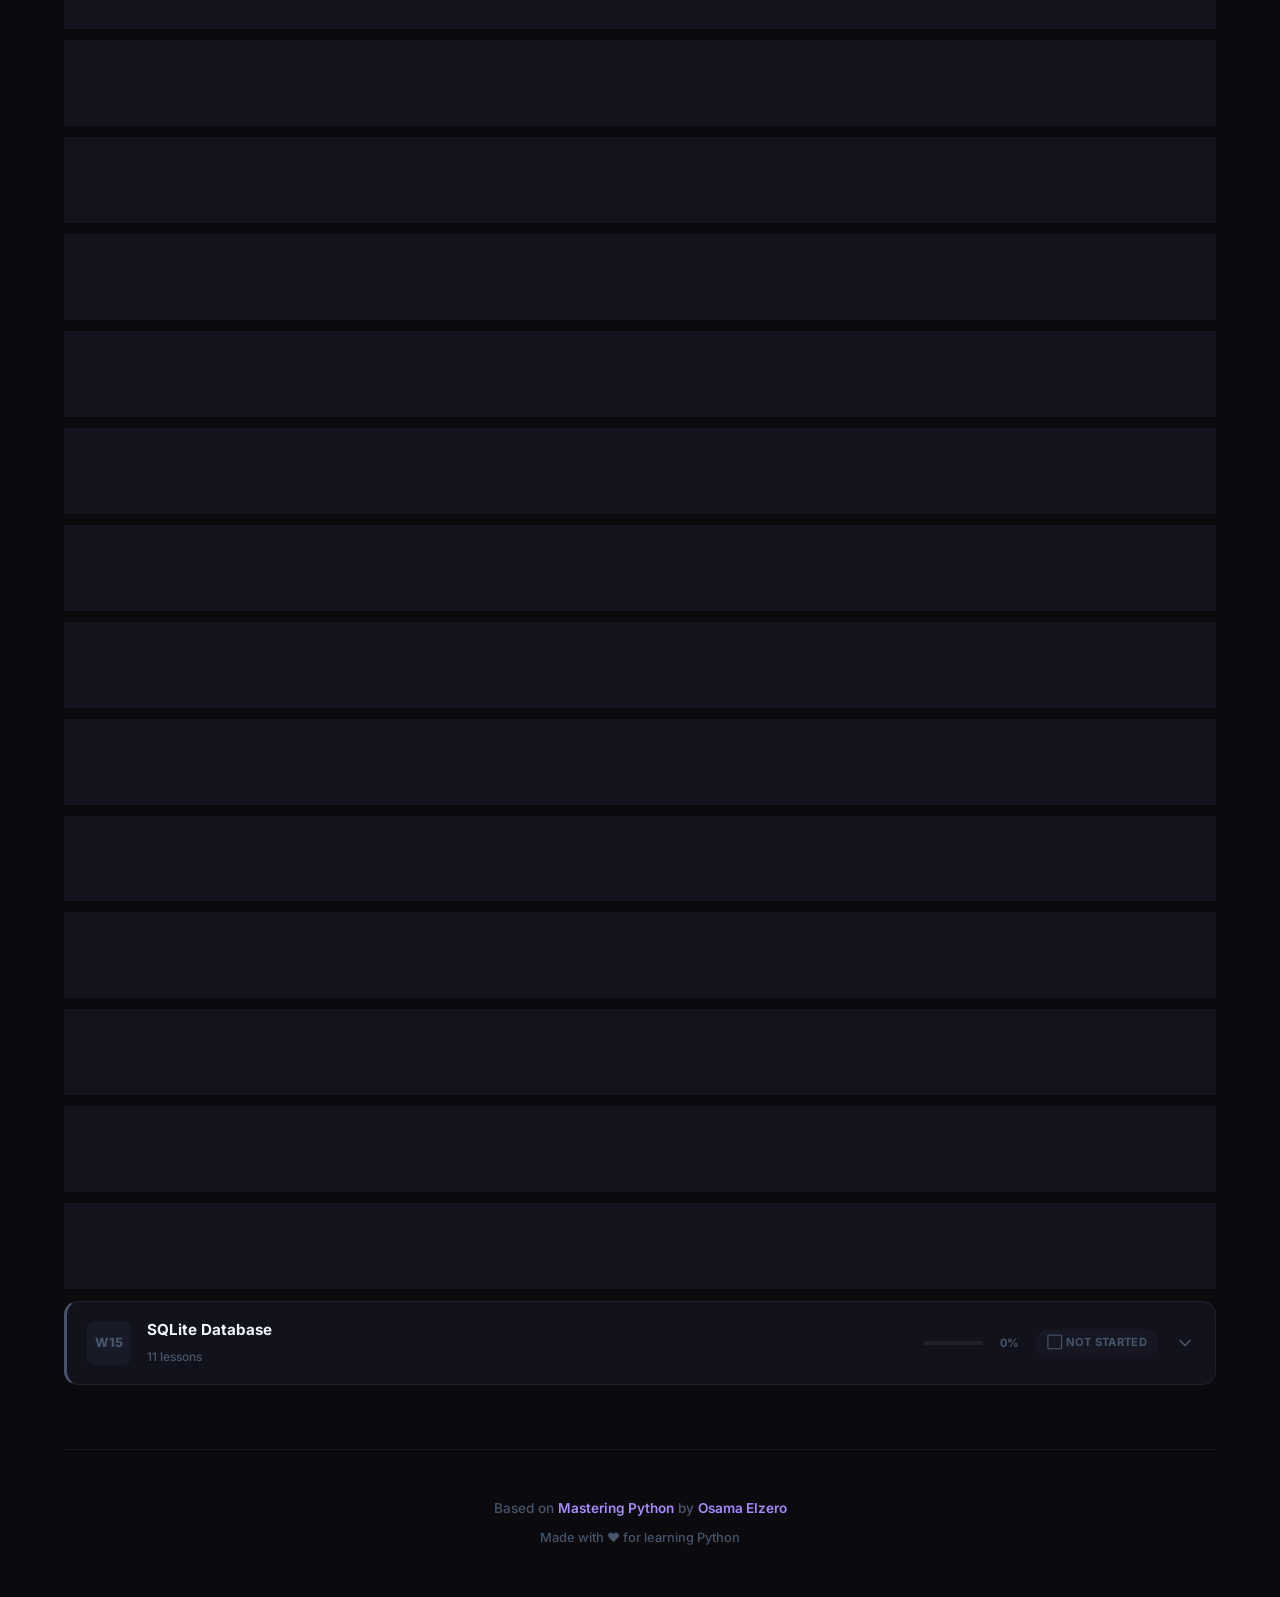
<file: dashboard/index.html>
<!DOCTYPE html>
<html lang="en">
<head>
    <meta charset="UTF-8">
    <meta name="viewport" content="width=device-width, initial-scale=1.0">
    <title>Python Course — Progress Dashboard</title>
    <meta name="description" content="Track your progress through the Elzero Python Course with an interactive dashboard.">
    <link href="https://fonts.googleapis.com/css2?family=Inter:wght@300;400;500;600;700;800;900&display=swap" rel="stylesheet">
    <link rel="stylesheet" href="index.css">
</head>
<body>
    <!-- Animated Background -->
    <div class="bg-noise"></div>
    <div class="bg-orb bg-orb--1"></div>
    <div class="bg-orb bg-orb--2"></div>
    <div class="bg-orb bg-orb--3"></div>

    <!-- SVG Gradient Definitions -->
    <svg width="0" height="0" aria-hidden="true">
        <defs>
            <linearGradient id="gradBlue" x1="0%" y1="0%" x2="100%" y2="100%">
                <stop offset="0%" style="stop-color:#6366f1"/>
                <stop offset="100%" style="stop-color:#06b6d4"/>
            </linearGradient>
            <linearGradient id="gradGreen" x1="0%" y1="0%" x2="100%" y2="100%">
                <stop offset="0%" style="stop-color:#10b981"/>
                <stop offset="100%" style="stop-color:#34d399"/>
            </linearGradient>
            <linearGradient id="gradOrange" x1="0%" y1="0%" x2="100%" y2="100%">
                <stop offset="0%" style="stop-color:#f59e0b"/>
                <stop offset="100%" style="stop-color:#f97316"/>
            </linearGradient>
        </defs>
    </svg>

    <div class="app">
        <!-- Navbar -->
        <nav class="navbar" id="navbar">
            <div class="navbar__inner">
                <div class="navbar__brand">
                    <span class="navbar__icon">🐍</span>
                    <span class="navbar__title">PyMastery</span>
                </div>
                <div class="navbar__links">
                    <a href="#progress" class="navbar__link active">Progress</a>
                    <a href="#tools" class="navbar__link">Tools</a>
                    <a href="#curriculum" class="navbar__link">Curriculum</a>
                </div>
                <a href="https://github.com/fady111-f/Python-Course" target="_blank" class="navbar__github" aria-label="GitHub Repository">
                    <svg width="20" height="20" viewBox="0 0 24 24" fill="currentColor"><path d="M12 0c-6.626 0-12 5.373-12 12 0 5.302 3.438 9.8 8.207 11.387.599.111.793-.261.793-.577v-2.234c-3.338.726-4.033-1.416-4.033-1.416-.546-1.387-1.333-1.756-1.333-1.756-1.089-.745.083-.729.083-.729 1.205.084 1.839 1.237 1.839 1.237 1.07 1.834 2.807 1.304 3.492.997.107-.775.418-1.305.762-1.604-2.665-.305-5.467-1.334-5.467-5.931 0-1.311.469-2.381 1.236-3.221-.124-.303-.535-1.524.117-3.176 0 0 1.008-.322 3.301 1.23.957-.266 1.983-.399 3.003-.404 1.02.005 2.047.138 3.006.404 2.291-1.552 3.297-1.23 3.297-1.23.653 1.653.242 2.874.118 3.176.77.84 1.235 1.911 1.235 3.221 0 4.609-2.807 5.624-5.479 5.921.43.372.823 1.102.823 2.222v3.293c0 .319.192.694.801.576 4.765-1.589 8.199-6.086 8.199-11.386 0-6.627-5.373-12-12-12z"/></svg>
                </a>
            </div>
        </nav>

        <!-- Hero Section -->
        <header class="hero" id="progress">
            <div class="hero__content">
                <div class="hero__badge">🎯 Learning in Progress</div>
                <h1 class="hero__title">
                    <span class="hero__title-line">Python</span>
                    <span class="hero__title-line hero__title-line--accent">Mastery</span>
                    <span class="hero__title-line">Dashboard</span>
                </h1>
                <p class="hero__subtitle">Tracking every step of your journey through the Elzero Python Course — from fundamentals to advanced OOP & databases.</p>
                <div class="hero__tags">
                    <span class="tag tag--blue"><span class="tag__dot"></span>Python 3.12</span>
                    <span class="tag tag--green"><span class="tag__dot"></span>152 Videos</span>
                    <span class="tag tag--orange"><span class="tag__dot"></span>24 Topics</span>
                    <span class="tag tag--purple"><span class="tag__dot"></span>19 Weeks</span>
                </div>
            </div>
        </header>

        <!-- Overall Progress Bar -->
        <section class="overall-progress">
            <div class="overall-progress__bar">
                <div class="overall-progress__fill" id="overallFill"></div>
            </div>
            <div class="overall-progress__info">
                <span class="overall-progress__label">Overall Course Completion</span>
                <span class="overall-progress__percent" id="overallPercent">0%</span>
            </div>
        </section>

        <!-- Stats Cards -->
        <section class="stats-grid">
            <div class="stat-card stat-card--videos">
                <div class="stat-card__ring-wrap">
                    <svg class="stat-card__ring" viewBox="0 0 120 120" width="80" height="80">
                        <circle class="stat-card__ring-bg" cx="60" cy="60" r="52" fill="none"/>
                        <circle class="stat-card__ring-fill stat-card__ring-fill--blue" cx="60" cy="60" r="52" fill="none" data-percent="13"/>
                    </svg>
                    <div class="stat-card__ring-text">
                        <span class="stat-card__ring-value" data-target="13">0</span>
                        <span class="stat-card__ring-unit">%</span>
                    </div>
                </div>
                <div class="stat-card__info">
                    <h3 class="stat-card__title">Videos Watched</h3>
                    <p class="stat-card__detail">20 / 152 Videos</p>
                    <div class="stat-card__mini-bar">
                        <div class="stat-card__mini-fill stat-card__mini-fill--blue" style="width: 13%"></div>
                    </div>
                </div>
            </div>

            <div class="stat-card stat-card--weeks">
                <div class="stat-card__ring-wrap">
                    <svg class="stat-card__ring" viewBox="0 0 120 120" width="80" height="80">
                        <circle class="stat-card__ring-bg" cx="60" cy="60" r="52" fill="none"/>
                        <circle class="stat-card__ring-fill stat-card__ring-fill--green" cx="60" cy="60" r="52" fill="none" data-percent="11"/>
                    </svg>
                    <div class="stat-card__ring-text">
                        <span class="stat-card__ring-value" data-target="11">0</span>
                        <span class="stat-card__ring-unit">%</span>
                    </div>
                </div>
                <div class="stat-card__info">
                    <h3 class="stat-card__title">Study Plan</h3>
                    <p class="stat-card__detail">2 / 19 Weeks</p>
                    <div class="stat-card__mini-bar">
                        <div class="stat-card__mini-fill stat-card__mini-fill--green" style="width: 11%"></div>
                    </div>
                </div>
            </div>

            <div class="stat-card stat-card--assignments">
                <div class="stat-card__ring-wrap">
                    <svg class="stat-card__ring" viewBox="0 0 120 120" width="80" height="80">
                        <circle class="stat-card__ring-bg" cx="60" cy="60" r="52" fill="none"/>
                        <circle class="stat-card__ring-fill stat-card__ring-fill--orange" cx="60" cy="60" r="52" fill="none" data-percent="0"/>
                    </svg>
                    <div class="stat-card__ring-text">
                        <span class="stat-card__ring-value" data-target="0">0</span>
                        <span class="stat-card__ring-unit">%</span>
                    </div>
                </div>
                <div class="stat-card__info">
                    <h3 class="stat-card__title">Assignments</h3>
                    <p class="stat-card__detail">0 / 24 Topics</p>
                    <div class="stat-card__mini-bar">
                        <div class="stat-card__mini-fill stat-card__mini-fill--orange" style="width: 0%"></div>
                    </div>
                </div>
            </div>
        </section>

        <!-- Quick Tools -->
        <section class="section" id="tools">
            <div class="section__header">
                <h2 class="section__title">Quick Tools</h2>
                <p class="section__subtitle">Everything you need to supercharge your learning</p>
            </div>
            <div class="tools-grid">
                <a class="tool-card" href="../docs/cheatsheets/01_fundamentals/" id="linkDocs">
                    <div class="tool-card__icon-wrap tool-card__icon-wrap--blue">
                        <span class="tool-card__icon">📚</span>
                    </div>
                    <div class="tool-card__content">
                        <h3 class="tool-card__title">Docs & Cheat Sheets</h3>
                        <p class="tool-card__desc">Full documentation & topic cheat sheets</p>
                    </div>
                    <span class="tool-card__arrow">→</span>
                </a>
                <a class="tool-card" href="../projects/">
                    <div class="tool-card__icon-wrap tool-card__icon-wrap--green">
                        <span class="tool-card__icon">🚀</span>
                    </div>
                    <div class="tool-card__content">
                        <h3 class="tool-card__title">Mini Projects</h3>
                        <p class="tool-card__desc">Hands-on projects reinforcing every 5 videos</p>
                    </div>
                    <span class="tool-card__arrow">→</span>
                </a>
                <a class="tool-card" href="javascript:void(0)" onclick="alert('Run: python flashcards/flashcards.py')">
                    <div class="tool-card__icon-wrap tool-card__icon-wrap--purple">
                        <span class="tool-card__icon">🧠</span>
                    </div>
                    <div class="tool-card__content">
                        <h3 class="tool-card__title">Flashcard CLI</h3>
                        <p class="tool-card__desc">Spaced repetition tool for memorizing concepts</p>
                    </div>
                    <span class="tool-card__arrow">→</span>
                </a>
                <a class="tool-card" href="javascript:void(0)" onclick="alert('Run: python course_runner.py')">
                    <div class="tool-card__icon-wrap tool-card__icon-wrap--orange">
                        <span class="tool-card__icon">🖥️</span>
                    </div>
                    <div class="tool-card__content">
                        <h3 class="tool-card__title">Course CLI</h3>
                        <p class="tool-card__desc">Interactive terminal to run lessons & quizzes</p>
                    </div>
                    <span class="tool-card__arrow">→</span>
                </a>
            </div>
        </section>
        <script>
            if (window.location.protocol.startsWith('http')) {
                const docsLink = document.getElementById('linkDocs');
                if (docsLink) docsLink.href = '/docs/';
            }
        </script>

        <!-- Curriculum -->
        <section class="section" id="curriculum">
            <div class="section__header">
                <h2 class="section__title">Curriculum</h2>
                <p class="section__subtitle">15 weeks of structured Python learning</p>
            </div>

            <!-- Filter Tabs -->
            <div class="filter-tabs" id="filterTabs">
                <button class="filter-tab active" data-filter="all">All</button>
                <button class="filter-tab" data-filter="done">Completed</button>
                <button class="filter-tab" data-filter="progress">In Progress</button>
                <button class="filter-tab" data-filter="pending">Not Started</button>
            </div>

            <div class="weeks-list" id="weeksList"></div>
        </section>

        <!-- Footer -->
        <footer class="footer">
            <div class="footer__inner">
                <p>Based on <a href="https://elzero.org/study/mastering-python-study-plan/" target="_blank">Mastering Python</a> by <a href="https://www.youtube.com/user/OsamaElzero" target="_blank">Osama Elzero</a></p>
                <p class="footer__heart">Made with ❤️ for learning Python</p>
            </div>
        </footer>
    </div>

    <script>
    // ===== COURSE DATA =====
    const weeks = [
        { num: "01", title: "Introduction & Variables", status: "done", lessons: [
            { num: "001", name: "Introduction & What Is Python?", done: true },
            { num: "002", name: "What I Need?", done: true },
            { num: "003", name: "Syntax & Your First App", done: true },
            { num: "004", name: "Comments", done: true },
            { num: "005", name: "Dealing With Data In Python", done: true },
            { num: "006", name: "Some Data Types Overview", done: true },
            { num: "007", name: "Variables - Part 01", done: true },
            { num: "008", name: "Variables - Part 02", done: true },
            { num: "009", name: "Escape Sequences Characters", done: true },
            { num: "010", name: "Concatenation & Training", done: true },
        ]},
        { num: "02", title: "Strings & Methods", status: "done", lessons: [
            { num: "011", name: "String", done: true },
            { num: "012", name: "String - Indexing & Slicing", done: true },
            { num: "013", name: "String - Methods - Part 01", done: true },
            { num: "014", name: "String - Methods - Part 02", done: true },
            { num: "015", name: "String - Methods - Part 03", done: true },
            { num: "016", name: "String - Methods - Part 04", done: true },
            { num: "017", name: "String - Formatting - Old Way", done: true },
            { num: "018", name: "String - Formatting - New Way", done: true },
        ]},
        { num: "03", title: "Numbers, Lists & Tuples", status: "progress", lessons: [
            { num: "019", name: "Numbers", done: true },
            { num: "020", name: "Arithmetic Operators", done: true },
            { num: "021", name: "List", done: false },
            { num: "022", name: "List - Methods - Part 01", done: false },
            { num: "023", name: "List - Methods - Part 02", done: false },
            { num: "024", name: "Tuple - Methods - Part 01", done: false },
            { num: "025", name: "Tuple - Methods - Part 02", done: false },
        ]},
        { num: "04", title: "Sets & Dictionaries", status: "pending", lessons: [
            { num: "026", name: "Set", done: false }, { num: "027", name: "Set - Methods Part 01", done: false },
            { num: "028", name: "Set - Methods Part 02", done: false }, { num: "029", name: "Set - Methods Part 03", done: false },
            { num: "030", name: "Dictionary", done: false }, { num: "031", name: "Dictionary - Methods Part 01", done: false },
            { num: "032", name: "Dictionary - Methods Part 02", done: false },
        ]},
        { num: "05", title: "Operators, Input & Practice", status: "pending", lessons: [
            { num: "033", name: "Boolean", done: false }, { num: "034", name: "Boolean Operators", done: false },
            { num: "035", name: "Assignment Operators", done: false }, { num: "036", name: "Comparison Operators", done: false },
            { num: "037", name: "Type Conversion", done: false }, { num: "038", name: "User Input", done: false },
            { num: "039", name: "Email Slice - Practical", done: false }, { num: "040", name: "Your Age In Full Details", done: false },
        ]},
        { num: "06", title: "Control Flow", status: "pending", lessons: [
            { num: "041", name: "If & Elif & Else", done: false }, { num: "042", name: "Nested If & Training", done: false },
            { num: "043", name: "Ternary Conditional", done: false }, { num: "044", name: "Calculate Age Advanced", done: false },
            { num: "045", name: "Membership Operators", done: false }, { num: "046", name: "Membership Control", done: false },
        ]},
        { num: "07", title: "Loops", status: "pending", lessons: [
            { num: "047", name: "While - Else", done: false }, { num: "048", name: "While - Printing Friends", done: false },
            { num: "049", name: "While - Bookmarks Manager", done: false }, { num: "050", name: "While - Password Checker", done: false },
            { num: "051", name: "For - Else", done: false }, { num: "052", name: "For - Training", done: false },
            { num: "053", name: "For - Nested Loop", done: false }, { num: "054", name: "Break & Continue & Pass", done: false },
            { num: "055", name: "Advanced Dictionary", done: false },
        ]},
        { num: "08", title: "Functions", status: "pending", lessons: [
            { num: "056", name: "Function - Return", done: false }, { num: "057", name: "Parameters & Arguments", done: false },
            { num: "058", name: "Packing & Unpacking Args", done: false }, { num: "059", name: "Default Parameters", done: false },
            { num: "060", name: "Packing Keyword Args", done: false }, { num: "061", name: "Packing Training", done: false },
            { num: "062", name: "Scope", done: false }, { num: "063", name: "Recursion", done: false },
            { num: "064", name: "Lambda", done: false },
        ]},
        { num: "09", title: "File Handling", status: "pending", lessons: [
            { num: "065", name: "File Handling - Intro", done: false }, { num: "066", name: "Read File", done: false },
            { num: "067", name: "Write & Append", done: false }, { num: "068", name: "Important Information", done: false },
        ]},
        { num: "10", title: "Built-in Functions", status: "pending", lessons: [
            { num: "069", name: "Built-In Functions 01", done: false }, { num: "070", name: "Built-In Functions 02", done: false },
            { num: "071", name: "Built-In Functions 03", done: false }, { num: "072", name: "Map", done: false },
            { num: "073", name: "Filter", done: false }, { num: "074", name: "Reduce", done: false },
            { num: "075", name: "Built-In Functions 07", done: false },
        ]},
        { num: "11", title: "Modules, DateTime & Decorators", status: "pending", lessons: [
            { num: "076", name: "Modules - Intro", done: false }, { num: "077", name: "Create Your Module", done: false },
            { num: "078", name: "External Packages", done: false }, { num: "079", name: "Date & Time Intro", done: false },
            { num: "080", name: "Formatting Date", done: false }, { num: "081", name: "Iterable vs Iterator", done: false },
            { num: "082", name: "Generators", done: false }, { num: "083", name: "Decorators Intro", done: false },
            { num: "084", name: "Decorators - Params", done: false }, { num: "085", name: "Decorators - Speed Test", done: false },
        ]},
        { num: "12", title: "Code Quality & Errors", status: "pending", lessons: [
            { num: "086", name: "Zip Practical", done: false }, { num: "087", name: "Pillow", done: false },
            { num: "088", name: "Docstrings", done: false }, { num: "089", name: "Pylint", done: false },
            { num: "090", name: "Exceptions Raising", done: false }, { num: "091", name: "Try Except Else Finally", done: false },
            { num: "092", name: "Advanced Exceptions", done: false }, { num: "093", name: "Debugging", done: false },
            { num: "094", name: "Type Hinting", done: false },
        ]},
        { num: "13", title: "Regular Expressions", status: "pending", lessons: [
            { num: "095", name: "Regex - Intro", done: false }, { num: "096", name: "Quantifiers", done: false },
            { num: "097", name: "Character Classes", done: false }, { num: "098", name: "Assertions & Email", done: false },
            { num: "099", name: "Logical Or & Escaping", done: false }, { num: "100", name: "re Search & FindAll", done: false },
            { num: "101", name: "re Split & Sub", done: false }, { num: "102", name: "Groups & Flags", done: false },
        ]},
        { num: "14", title: "Object-Oriented Programming", status: "pending", lessons: [
            { num: "103", name: "OOP Intro", done: false }, { num: "104", name: "Class Syntax", done: false },
            { num: "105", name: "Instance Attrs 01", done: false }, { num: "106", name: "Instance Attrs 02", done: false },
            { num: "107", name: "Class Attributes", done: false }, { num: "108", name: "Class & Static Methods", done: false },
            { num: "109", name: "Magic Methods", done: false }, { num: "110", name: "Inheritance", done: false },
            { num: "111", name: "Multiple Inheritance", done: false }, { num: "112", name: "Polymorphism", done: false },
            { num: "113", name: "Encapsulation", done: false }, { num: "114", name: "Getters & Setters", done: false },
            { num: "115", name: "@Property Decorator", done: false }, { num: "116", name: "Abstract Base Class", done: false },
        ]},
        { num: "15", title: "SQLite Database", status: "pending", lessons: [
            { num: "117", name: "Database Intro", done: false }, { num: "118", name: "Create DB & Connect", done: false },
            { num: "119", name: "Insert Data", done: false }, { num: "120", name: "Retrieve Data", done: false },
            { num: "121", name: "Training On Everything", done: false }, { num: "122", name: "Update & Delete", done: false },
            { num: "123", name: "Skills App 01", done: false }, { num: "124", name: "Skills App 02", done: false },
            { num: "125", name: "Skills App 03", done: false }, { num: "126", name: "Skills App 04", done: false },
            { num: "127", name: "Important Info", done: false },
        ]},
    ];

    // ===== RENDER =====
    const list = document.getElementById('weeksList');
    let activeFilter = 'all';

    function renderWeeks(filter) {
        list.innerHTML = '';
        const filtered = filter === 'all' ? weeks : weeks.filter(w => w.status === filter);

        if (filtered.length === 0) {
            list.innerHTML = '<div class="empty-state"><span class="empty-state__icon">🔍</span><p>No weeks match this filter.</p></div>';
            return;
        }

        filtered.forEach((week, idx) => {
            const doneCount = week.lessons.filter(l => l.done).length;
            const totalCount = week.lessons.length;
            const pct = Math.round((doneCount / totalCount) * 100);
            const statusEmoji = week.status === 'done' ? '✅' : week.status === 'progress' ? '🔄' : '⬜';
            const statusText = week.status === 'done' ? 'Completed' : week.status === 'progress' ? `${doneCount}/${totalCount}` : 'Not Started';

            const card = document.createElement('div');
            card.className = `week-card week-card--${week.status}`;
            card.style.animationDelay = `${idx * 0.05}s`;

            card.innerHTML = `
                <div class="week-card__header" onclick="this.parentElement.classList.toggle('open')">
                    <div class="week-card__left">
                        <div class="week-card__number week-card__number--${week.status}">
                            <span>W${week.num}</span>
                        </div>
                        <div class="week-card__meta">
                            <h3 class="week-card__title">${week.title}</h3>
                            <span class="week-card__count">${totalCount} lessons</span>
                        </div>
                    </div>
                    <div class="week-card__right">
                        <div class="week-card__progress-mini">
                            <div class="week-card__progress-track">
                                <div class="week-card__progress-bar week-card__progress-bar--${week.status}" style="width:${pct}%"></div>
                            </div>
                            <span class="week-card__pct">${pct}%</span>
                        </div>
                        <span class="week-card__badge week-card__badge--${week.status}">${statusEmoji} ${statusText}</span>
                        <svg class="week-card__chevron" viewBox="0 0 24 24" width="20" height="20" fill="none" stroke="currentColor" stroke-width="2" stroke-linecap="round" stroke-linejoin="round"><polyline points="6 9 12 15 18 9"></polyline></svg>
                    </div>
                </div>
                <div class="week-card__body">
                    <div class="week-card__lessons">
                        ${week.lessons.map((l, i) => `
                            <div class="lesson lesson--${l.done ? 'done' : 'pending'}" style="animation-delay:${i * 0.03}s">
                                <div class="lesson__check ${l.done ? 'lesson__check--done' : ''}">
                                    ${l.done ? '<svg viewBox="0 0 24 24" width="14" height="14" fill="none" stroke="currentColor" stroke-width="3" stroke-linecap="round" stroke-linejoin="round"><polyline points="20 6 9 17 4 12"></polyline></svg>' : ''}
                                </div>
                                <span class="lesson__num">${l.num}</span>
                                <span class="lesson__name">${l.name}</span>
                            </div>
                        `).join('')}
                    </div>
                </div>
            `;
            list.appendChild(card);
        });
    }

    renderWeeks('all');

    // Filter tabs
    document.getElementById('filterTabs').addEventListener('click', e => {
        if (!e.target.classList.contains('filter-tab')) return;
        document.querySelectorAll('.filter-tab').forEach(t => t.classList.remove('active'));
        e.target.classList.add('active');
        activeFilter = e.target.dataset.filter;
        renderWeeks(activeFilter);
    });

    // ===== ANIMATE RINGS =====
    const observer = new IntersectionObserver(entries => {
        entries.forEach(entry => {
            if (entry.isIntersecting) {
                animateRings();
                observer.disconnect();
            }
        });
    }, { threshold: 0.3 });

    const statsSection = document.querySelector('.stats-grid');
    if (statsSection) observer.observe(statsSection);

    function animateRings() {
        document.querySelectorAll('.stat-card__ring-fill').forEach(ring => {
            const pct = parseInt(ring.dataset.percent);
            const circ = 2 * Math.PI * 52;
            const offset = circ - (pct / 100) * circ;
            ring.style.strokeDasharray = circ;
            ring.style.strokeDashoffset = circ;
            requestAnimationFrame(() => {
                ring.style.transition = 'stroke-dashoffset 2s cubic-bezier(0.22, 1, 0.36, 1)';
                ring.style.strokeDashoffset = offset;
            });
        });

        document.querySelectorAll('.stat-card__ring-value').forEach(el => {
            const target = parseInt(el.dataset.target);
            let current = 0;
            const step = Math.max(target / 90, 0.5);
            const timer = setInterval(() => {
                current += step;
                if (current >= target) { current = target; clearInterval(timer); }
                el.textContent = Math.round(current);
            }, 16);
        });

        // Overall progress
        const totalDone = weeks.reduce((sum, w) => sum + w.lessons.filter(l => l.done).length, 0);
        const totalAll = weeks.reduce((sum, w) => sum + w.lessons.length, 0);
        const overallPct = Math.round((totalDone / totalAll) * 100);
        const fill = document.getElementById('overallFill');
        const pctEl = document.getElementById('overallPercent');
        if (fill) fill.style.width = overallPct + '%';
        if (pctEl) {
            let c = 0;
            const s = Math.max(overallPct / 90, 0.5);
            const t = setInterval(() => {
                c += s;
                if (c >= overallPct) { c = overallPct; clearInterval(t); }
                pctEl.textContent = Math.round(c) + '%';
            }, 16);
        }
    }

    // ===== STICKY NAVBAR =====
    let lastScroll = 0;
    window.addEventListener('scroll', () => {
        const nav = document.getElementById('navbar');
        const curr = window.scrollY;
        if (curr > 80) {
            nav.classList.add('navbar--scrolled');
        } else {
            nav.classList.remove('navbar--scrolled');
        }
        lastScroll = curr;
    });

    // ===== SMOOTH SCROLL =====
    document.querySelectorAll('.navbar__link').forEach(link => {
        link.addEventListener('click', e => {
            e.preventDefault();
            const target = document.querySelector(link.getAttribute('href'));
            if (target) target.scrollIntoView({ behavior: 'smooth', block: 'start' });
            document.querySelectorAll('.navbar__link').forEach(l => l.classList.remove('active'));
            link.classList.add('active');
        });
    });
    </script>
</body>
</html>
</file>
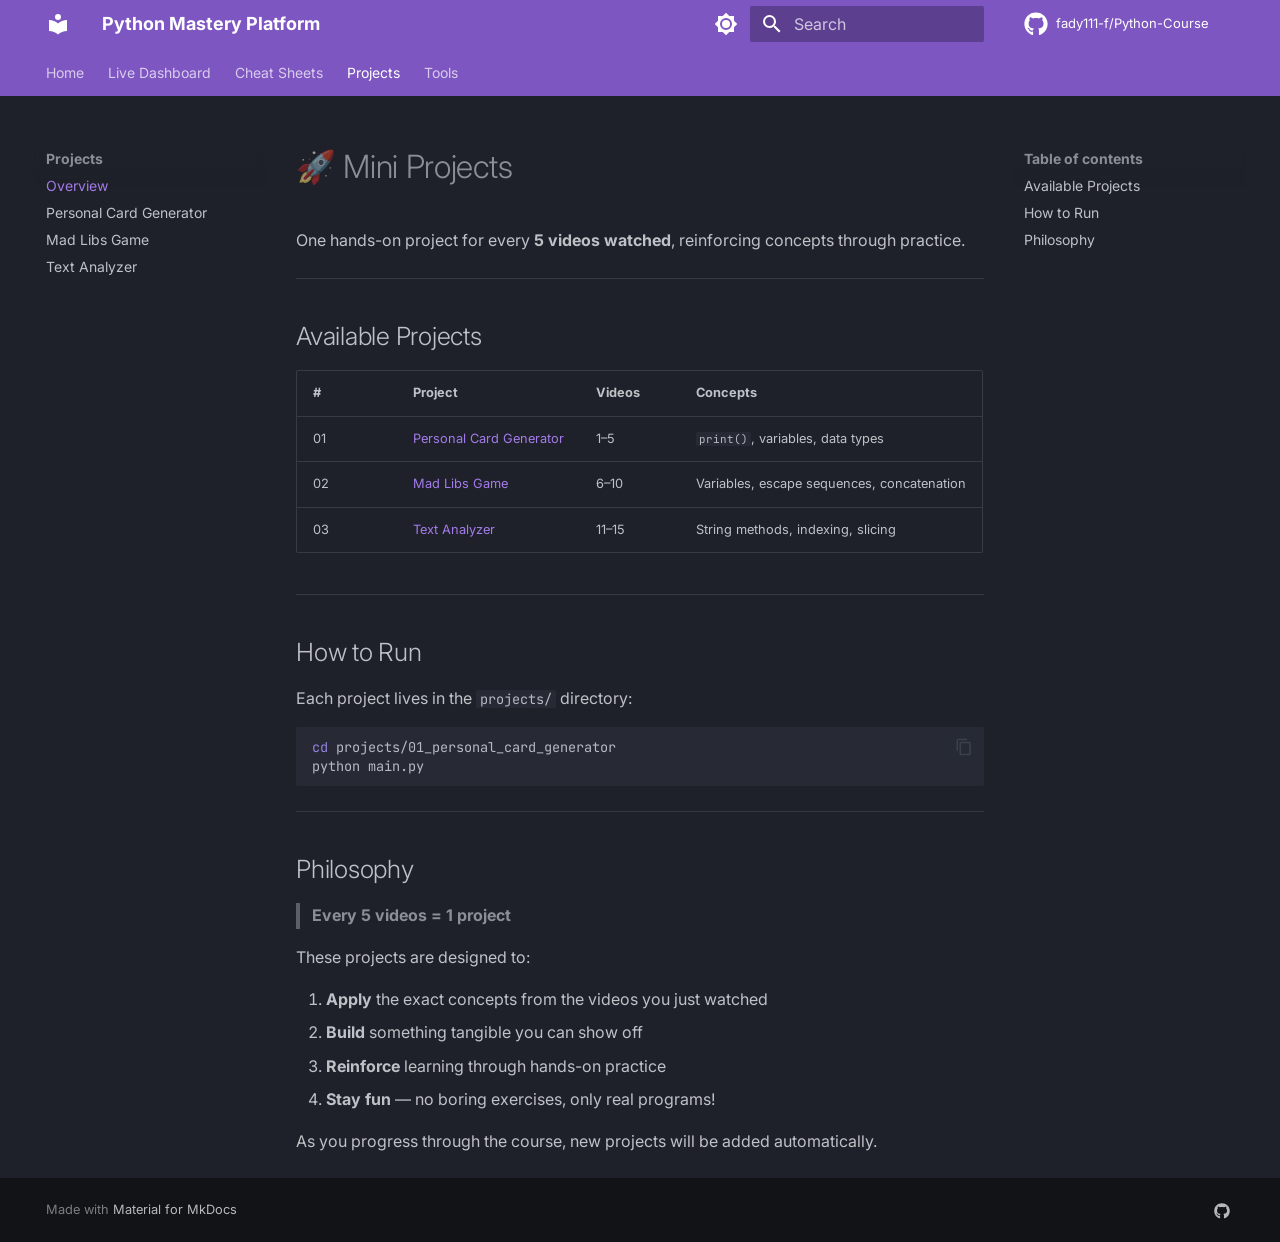
<file: projects/index.html>
<!doctype html>
<html lang="en" class="no-js">
  <head>
    
      <meta charset="utf-8">
      <meta name="viewport" content="width=device-width,initial-scale=1">
      
        <meta name="description" content="A comprehensive, interactive Python learning suite">
      
      
      
        <link rel="canonical" href="https://fady111-f.github.io/Python-Course/projects/">
      
      
        <link rel="prev" href="../cheatsheets/02_strings/">
      
      
        <link rel="next" href="01_personal_card_generator/">
      
      
        
      
      
      <link rel="icon" href="../assets/images/favicon.png">
      <meta name="generator" content="mkdocs-1.6.1, mkdocs-material-9.7.7">
    
    
      
        <title>Overview - Python Mastery Platform</title>
      
    
    
      <link rel="stylesheet" href="../assets/stylesheets/main.ec1eaa64.min.css">
      
        
        <link rel="stylesheet" href="../assets/stylesheets/palette.ab4e12ef.min.css">
      
      


    
    
      
    
    
      
        
        
        <link rel="preconnect" href="https://fonts.gstatic.com" crossorigin>
        <link rel="stylesheet" href="https://fonts.googleapis.com/css?family=Inter:300,300i,400,400i,700,700i%7CJetBrains+Mono:400,400i,700,700i&display=fallback">
        <style>:root{--md-text-font:"Inter";--md-code-font:"JetBrains Mono"}</style>
      
    
    
    <script>__md_scope=new URL("..",location),__md_hash=e=>[...e].reduce(((e,_)=>(e<<5)-e+_.charCodeAt(0)),0),__md_get=(e,_=localStorage,t=__md_scope)=>JSON.parse(_.getItem(t.pathname+"."+e)),__md_set=(e,_,t=localStorage,a=__md_scope)=>{try{t.setItem(a.pathname+"."+e,JSON.stringify(_))}catch(e){}}</script>
    
      

    
    
  </head>
  
  
    
    
      
    
    
    
    
    <body dir="ltr" data-md-color-scheme="slate" data-md-color-primary="deep-purple" data-md-color-accent="amber">
  
    
    <input class="md-toggle" data-md-toggle="drawer" type="checkbox" id="__drawer" autocomplete="off">
    <input class="md-toggle" data-md-toggle="search" type="checkbox" id="__search" autocomplete="off">
    <label class="md-overlay" for="__drawer"></label>
    <div data-md-component="skip">
      
        
        <a href="#mini-projects" class="md-skip">
          Skip to content
        </a>
      
    </div>
    <div data-md-component="announce">
      
    </div>
    
    
      

<header class="md-header" data-md-component="header">
  <nav class="md-header__inner md-grid" aria-label="Header">
    <a href=".." title="Python Mastery Platform" class="md-header__button md-logo" aria-label="Python Mastery Platform" data-md-component="logo">
      
  
  <svg xmlns="http://www.w3.org/2000/svg" viewBox="0 0 24 24"><path d="M12 8a3 3 0 0 0 3-3 3 3 0 0 0-3-3 3 3 0 0 0-3 3 3 3 0 0 0 3 3m0 3.54C9.64 9.35 6.5 8 3 8v11c3.5 0 6.64 1.35 9 3.54 2.36-2.19 5.5-3.54 9-3.54V8c-3.5 0-6.64 1.35-9 3.54"/></svg>

    </a>
    <label class="md-header__button md-icon" for="__drawer">
      
      <svg xmlns="http://www.w3.org/2000/svg" viewBox="0 0 24 24"><path d="M3 6h18v2H3zm0 5h18v2H3zm0 5h18v2H3z"/></svg>
    </label>
    <div class="md-header__title" data-md-component="header-title">
      <div class="md-header__ellipsis">
        <div class="md-header__topic">
          <span class="md-ellipsis">
            Python Mastery Platform
          </span>
        </div>
        <div class="md-header__topic" data-md-component="header-topic">
          <span class="md-ellipsis">
            
              Overview
            
          </span>
        </div>
      </div>
    </div>
    
      
        <form class="md-header__option" data-md-component="palette">
  
    
    
    
    <input class="md-option" data-md-color-media="" data-md-color-scheme="slate" data-md-color-primary="deep-purple" data-md-color-accent="amber"  aria-label="Switch to light mode"  type="radio" name="__palette" id="__palette_0">
    
      <label class="md-header__button md-icon" title="Switch to light mode" for="__palette_1" hidden>
        <svg xmlns="http://www.w3.org/2000/svg" viewBox="0 0 24 24"><path d="M12 8a4 4 0 0 0-4 4 4 4 0 0 0 4 4 4 4 0 0 0 4-4 4 4 0 0 0-4-4m0 10a6 6 0 0 1-6-6 6 6 0 0 1 6-6 6 6 0 0 1 6 6 6 6 0 0 1-6 6m8-9.31V4h-4.69L12 .69 8.69 4H4v4.69L.69 12 4 15.31V20h4.69L12 23.31 15.31 20H20v-4.69L23.31 12z"/></svg>
      </label>
    
  
    
    
    
    <input class="md-option" data-md-color-media="" data-md-color-scheme="default" data-md-color-primary="deep-purple" data-md-color-accent="amber"  aria-label="Switch to dark mode"  type="radio" name="__palette" id="__palette_1">
    
      <label class="md-header__button md-icon" title="Switch to dark mode" for="__palette_0" hidden>
        <svg xmlns="http://www.w3.org/2000/svg" viewBox="0 0 24 24"><path d="M12 18c-.89 0-1.74-.2-2.5-.55C11.56 16.5 13 14.42 13 12s-1.44-4.5-3.5-5.45C10.26 6.2 11.11 6 12 6a6 6 0 0 1 6 6 6 6 0 0 1-6 6m8-9.31V4h-4.69L12 .69 8.69 4H4v4.69L.69 12 4 15.31V20h4.69L12 23.31 15.31 20H20v-4.69L23.31 12z"/></svg>
      </label>
    
  
</form>
      
    
    
      <script>var palette=__md_get("__palette");if(palette&&palette.color){if("(prefers-color-scheme)"===palette.color.media){var media=matchMedia("(prefers-color-scheme: light)"),input=document.querySelector(media.matches?"[data-md-color-media='(prefers-color-scheme: light)']":"[data-md-color-media='(prefers-color-scheme: dark)']");palette.color.media=input.getAttribute("data-md-color-media"),palette.color.scheme=input.getAttribute("data-md-color-scheme"),palette.color.primary=input.getAttribute("data-md-color-primary"),palette.color.accent=input.getAttribute("data-md-color-accent")}for(var[key,value]of Object.entries(palette.color))document.body.setAttribute("data-md-color-"+key,value)}</script>
    
    
    
      
      
        <label class="md-header__button md-icon" for="__search">
          
          <svg xmlns="http://www.w3.org/2000/svg" viewBox="0 0 24 24"><path d="M9.5 3A6.5 6.5 0 0 1 16 9.5c0 1.61-.59 3.09-1.56 4.23l.27.27h.79l5 5-1.5 1.5-5-5v-.79l-.27-.27A6.52 6.52 0 0 1 9.5 16 6.5 6.5 0 0 1 3 9.5 6.5 6.5 0 0 1 9.5 3m0 2C7 5 5 7 5 9.5S7 14 9.5 14 14 12 14 9.5 12 5 9.5 5"/></svg>
        </label>
        <div class="md-search" data-md-component="search" role="dialog">
  <label class="md-search__overlay" for="__search"></label>
  <div class="md-search__inner" role="search">
    <form class="md-search__form" name="search">
      <input type="text" class="md-search__input" name="query" aria-label="Search" placeholder="Search" autocapitalize="off" autocorrect="off" autocomplete="off" spellcheck="false" data-md-component="search-query" required>
      <label class="md-search__icon md-icon" for="__search">
        
        <svg xmlns="http://www.w3.org/2000/svg" viewBox="0 0 24 24"><path d="M9.5 3A6.5 6.5 0 0 1 16 9.5c0 1.61-.59 3.09-1.56 4.23l.27.27h.79l5 5-1.5 1.5-5-5v-.79l-.27-.27A6.52 6.52 0 0 1 9.5 16 6.5 6.5 0 0 1 3 9.5 6.5 6.5 0 0 1 9.5 3m0 2C7 5 5 7 5 9.5S7 14 9.5 14 14 12 14 9.5 12 5 9.5 5"/></svg>
        
        <svg xmlns="http://www.w3.org/2000/svg" viewBox="0 0 24 24"><path d="M20 11v2H8l5.5 5.5-1.42 1.42L4.16 12l7.92-7.92L13.5 5.5 8 11z"/></svg>
      </label>
      <nav class="md-search__options" aria-label="Search">
        
        <button type="reset" class="md-search__icon md-icon" title="Clear" aria-label="Clear" tabindex="-1">
          
          <svg xmlns="http://www.w3.org/2000/svg" viewBox="0 0 24 24"><path d="M19 6.41 17.59 5 12 10.59 6.41 5 5 6.41 10.59 12 5 17.59 6.41 19 12 13.41 17.59 19 19 17.59 13.41 12z"/></svg>
        </button>
      </nav>
      
        <div class="md-search__suggest" data-md-component="search-suggest"></div>
      
    </form>
    <div class="md-search__output">
      <div class="md-search__scrollwrap" tabindex="0" data-md-scrollfix>
        <div class="md-search-result" data-md-component="search-result">
          <div class="md-search-result__meta">
            Initializing search
          </div>
          <ol class="md-search-result__list" role="presentation"></ol>
        </div>
      </div>
    </div>
  </div>
</div>
      
    
    
      <div class="md-header__source">
        <a href="https://github.com/fady111-f/Python-Course" title="Go to repository" class="md-source" data-md-component="source">
  <div class="md-source__icon md-icon">
    
    <svg xmlns="http://www.w3.org/2000/svg" viewBox="0 0 512 512"><!--! Font Awesome Free 7.1.0 by @fontawesome - https://fontawesome.com License - https://fontawesome.com/license/free (Icons: CC BY 4.0, Fonts: SIL OFL 1.1, Code: MIT License) Copyright 2025 Fonticons, Inc.--><path d="M173.9 397.4c0 2-2.3 3.6-5.2 3.6-3.3.3-5.6-1.3-5.6-3.6 0-2 2.3-3.6 5.2-3.6 3-.3 5.6 1.3 5.6 3.6m-31.1-4.5c-.7 2 1.3 4.3 4.3 4.9 2.6 1 5.6 0 6.2-2s-1.3-4.3-4.3-5.2c-2.6-.7-5.5.3-6.2 2.3m44.2-1.7c-2.9.7-4.9 2.6-4.6 4.9.3 2 2.9 3.3 5.9 2.6 2.9-.7 4.9-2.6 4.6-4.6-.3-1.9-3-3.2-5.9-2.9M252.8 8C114.1 8 8 113.3 8 252c0 110.9 69.8 205.8 169.5 239.2 12.8 2.3 17.3-5.6 17.3-12.1 0-6.2-.3-40.4-.3-61.4 0 0-70 15-84.7-29.8 0 0-11.4-29.1-27.8-36.6 0 0-22.9-15.7 1.6-15.4 0 0 24.9 2 38.6 25.8 21.9 38.6 58.6 27.5 72.9 20.9 2.3-16 8.8-27.1 16-33.7-55.9-6.2-112.3-14.3-112.3-110.5 0-27.5 7.6-41.3 23.6-58.9-2.6-6.5-11.1-33.3 2.6-67.9 20.9-6.5 69 27 69 27 20-5.6 41.5-8.5 62.8-8.5s42.8 2.9 62.8 8.5c0 0 48.1-33.6 69-27 13.7 34.7 5.2 61.4 2.6 67.9 16 17.7 25.8 31.5 25.8 58.9 0 96.5-58.9 104.2-114.8 110.5 9.2 7.9 17 22.9 17 46.4 0 33.7-.3 75.4-.3 83.6 0 6.5 4.6 14.4 17.3 12.1C436.2 457.8 504 362.9 504 252 504 113.3 391.5 8 252.8 8M105.2 352.9c-1.3 1-1 3.3.7 5.2 1.6 1.6 3.9 2.3 5.2 1 1.3-1 1-3.3-.7-5.2-1.6-1.6-3.9-2.3-5.2-1m-10.8-8.1c-.7 1.3.3 2.9 2.3 3.9 1.6 1 3.6.7 4.3-.7.7-1.3-.3-2.9-2.3-3.9-2-.6-3.6-.3-4.3.7m32.4 35.6c-1.6 1.3-1 4.3 1.3 6.2 2.3 2.3 5.2 2.6 6.5 1 1.3-1.3.7-4.3-1.3-6.2-2.2-2.3-5.2-2.6-6.5-1m-11.4-14.7c-1.6 1-1.6 3.6 0 5.9s4.3 3.3 5.6 2.3c1.6-1.3 1.6-3.9 0-6.2-1.4-2.3-4-3.3-5.6-2"/></svg>
  </div>
  <div class="md-source__repository">
    fady111-f/Python-Course
  </div>
</a>
      </div>
    
  </nav>
  
</header>
    
    <div class="md-container" data-md-component="container">
      
      
        
          
            
<nav class="md-tabs" aria-label="Tabs" data-md-component="tabs">
  <div class="md-grid">
    <ul class="md-tabs__list">
      
        
  
  
  
  
    <li class="md-tabs__item">
      <a href=".." class="md-tabs__link">
        
  
  
    
  
  Home

      </a>
    </li>
  

      
        
  
  
  
  
    <li class="md-tabs__item">
      <a href="../dashboard/" class="md-tabs__link">
        
  
  
    
  
  Live Dashboard

      </a>
    </li>
  

      
        
  
  
  
  
    
    
      <li class="md-tabs__item">
        <a href="../cheatsheets/01_fundamentals/" class="md-tabs__link">
          
  
  
  Cheat Sheets

        </a>
      </li>
    
  

      
        
  
  
  
    
  
  
    
    
      <li class="md-tabs__item md-tabs__item--active">
        <a href="./" class="md-tabs__link">
          
  
  
  Projects

        </a>
      </li>
    
  

      
        
  
  
  
  
    
    
      <li class="md-tabs__item">
        <a href="../tools/flashcards/" class="md-tabs__link">
          
  
  
  Tools

        </a>
      </li>
    
  

      
    </ul>
  </div>
</nav>
          
        
      
      <main class="md-main" data-md-component="main">
        <div class="md-main__inner md-grid">
          
            
              
              <div class="md-sidebar md-sidebar--primary" data-md-component="sidebar" data-md-type="navigation" >
                <div class="md-sidebar__scrollwrap">
                  <div class="md-sidebar__inner">
                    


  


<nav class="md-nav md-nav--primary md-nav--lifted" aria-label="Navigation" data-md-level="0">
  <label class="md-nav__title" for="__drawer">
    <a href=".." title="Python Mastery Platform" class="md-nav__button md-logo" aria-label="Python Mastery Platform" data-md-component="logo">
      
  
  <svg xmlns="http://www.w3.org/2000/svg" viewBox="0 0 24 24"><path d="M12 8a3 3 0 0 0 3-3 3 3 0 0 0-3-3 3 3 0 0 0-3 3 3 3 0 0 0 3 3m0 3.54C9.64 9.35 6.5 8 3 8v11c3.5 0 6.64 1.35 9 3.54 2.36-2.19 5.5-3.54 9-3.54V8c-3.5 0-6.64 1.35-9 3.54"/></svg>

    </a>
    Python Mastery Platform
  </label>
  
    <div class="md-nav__source">
      <a href="https://github.com/fady111-f/Python-Course" title="Go to repository" class="md-source" data-md-component="source">
  <div class="md-source__icon md-icon">
    
    <svg xmlns="http://www.w3.org/2000/svg" viewBox="0 0 512 512"><!--! Font Awesome Free 7.1.0 by @fontawesome - https://fontawesome.com License - https://fontawesome.com/license/free (Icons: CC BY 4.0, Fonts: SIL OFL 1.1, Code: MIT License) Copyright 2025 Fonticons, Inc.--><path d="M173.9 397.4c0 2-2.3 3.6-5.2 3.6-3.3.3-5.6-1.3-5.6-3.6 0-2 2.3-3.6 5.2-3.6 3-.3 5.6 1.3 5.6 3.6m-31.1-4.5c-.7 2 1.3 4.3 4.3 4.9 2.6 1 5.6 0 6.2-2s-1.3-4.3-4.3-5.2c-2.6-.7-5.5.3-6.2 2.3m44.2-1.7c-2.9.7-4.9 2.6-4.6 4.9.3 2 2.9 3.3 5.9 2.6 2.9-.7 4.9-2.6 4.6-4.6-.3-1.9-3-3.2-5.9-2.9M252.8 8C114.1 8 8 113.3 8 252c0 110.9 69.8 205.8 169.5 239.2 12.8 2.3 17.3-5.6 17.3-12.1 0-6.2-.3-40.4-.3-61.4 0 0-70 15-84.7-29.8 0 0-11.4-29.1-27.8-36.6 0 0-22.9-15.7 1.6-15.4 0 0 24.9 2 38.6 25.8 21.9 38.6 58.6 27.5 72.9 20.9 2.3-16 8.8-27.1 16-33.7-55.9-6.2-112.3-14.3-112.3-110.5 0-27.5 7.6-41.3 23.6-58.9-2.6-6.5-11.1-33.3 2.6-67.9 20.9-6.5 69 27 69 27 20-5.6 41.5-8.5 62.8-8.5s42.8 2.9 62.8 8.5c0 0 48.1-33.6 69-27 13.7 34.7 5.2 61.4 2.6 67.9 16 17.7 25.8 31.5 25.8 58.9 0 96.5-58.9 104.2-114.8 110.5 9.2 7.9 17 22.9 17 46.4 0 33.7-.3 75.4-.3 83.6 0 6.5 4.6 14.4 17.3 12.1C436.2 457.8 504 362.9 504 252 504 113.3 391.5 8 252.8 8M105.2 352.9c-1.3 1-1 3.3.7 5.2 1.6 1.6 3.9 2.3 5.2 1 1.3-1 1-3.3-.7-5.2-1.6-1.6-3.9-2.3-5.2-1m-10.8-8.1c-.7 1.3.3 2.9 2.3 3.9 1.6 1 3.6.7 4.3-.7.7-1.3-.3-2.9-2.3-3.9-2-.6-3.6-.3-4.3.7m32.4 35.6c-1.6 1.3-1 4.3 1.3 6.2 2.3 2.3 5.2 2.6 6.5 1 1.3-1.3.7-4.3-1.3-6.2-2.2-2.3-5.2-2.6-6.5-1m-11.4-14.7c-1.6 1-1.6 3.6 0 5.9s4.3 3.3 5.6 2.3c1.6-1.3 1.6-3.9 0-6.2-1.4-2.3-4-3.3-5.6-2"/></svg>
  </div>
  <div class="md-source__repository">
    fady111-f/Python-Course
  </div>
</a>
    </div>
  
  <ul class="md-nav__list" data-md-scrollfix>
    
      
      
  
  
  
  
    <li class="md-nav__item">
      <a href=".." class="md-nav__link">
        
  
  
  <span class="md-ellipsis">
    
  
    Home
  

    
  </span>
  
  

      </a>
    </li>
  

    
      
      
  
  
  
  
    <li class="md-nav__item">
      <a href="../dashboard/" class="md-nav__link">
        
  
  
  <span class="md-ellipsis">
    
  
    Live Dashboard
  

    
  </span>
  
  

      </a>
    </li>
  

    
      
      
  
  
  
  
    
    
    
    
      
      
        
      
    
    
    <li class="md-nav__item md-nav__item--nested">
      
        
        
          
        
        <input class="md-nav__toggle md-toggle md-toggle--indeterminate" type="checkbox" id="__nav_3" >
        
          
          <label class="md-nav__link" for="__nav_3" id="__nav_3_label" tabindex="0">
            
  
  
  <span class="md-ellipsis">
    
  
    Cheat Sheets
  

    
  </span>
  
  

            <span class="md-nav__icon md-icon"></span>
          </label>
        
        <nav class="md-nav" data-md-level="1" aria-labelledby="__nav_3_label" aria-expanded="false">
          <label class="md-nav__title" for="__nav_3">
            <span class="md-nav__icon md-icon"></span>
            
  
    Cheat Sheets
  

          </label>
          <ul class="md-nav__list" data-md-scrollfix>
            
              
                
  
  
  
  
    <li class="md-nav__item">
      <a href="../cheatsheets/01_fundamentals/" class="md-nav__link">
        
  
  
  <span class="md-ellipsis">
    
  
    Fundamentals
  

    
  </span>
  
  

      </a>
    </li>
  

              
            
              
                
  
  
  
  
    <li class="md-nav__item">
      <a href="../cheatsheets/02_strings/" class="md-nav__link">
        
  
  
  <span class="md-ellipsis">
    
  
    Strings
  

    
  </span>
  
  

      </a>
    </li>
  

              
            
          </ul>
        </nav>
      
    </li>
  

    
      
      
  
  
    
  
  
  
    
    
    
    
      
        
        
      
      
        
      
    
    
    <li class="md-nav__item md-nav__item--active md-nav__item--section md-nav__item--nested">
      
        
        
        <input class="md-nav__toggle md-toggle " type="checkbox" id="__nav_4" checked>
        
          
          <label class="md-nav__link" for="__nav_4" id="__nav_4_label" tabindex="">
            
  
  
  <span class="md-ellipsis">
    
  
    Projects
  

    
  </span>
  
  

            <span class="md-nav__icon md-icon"></span>
          </label>
        
        <nav class="md-nav" data-md-level="1" aria-labelledby="__nav_4_label" aria-expanded="true">
          <label class="md-nav__title" for="__nav_4">
            <span class="md-nav__icon md-icon"></span>
            
  
    Projects
  

          </label>
          <ul class="md-nav__list" data-md-scrollfix>
            
              
                
  
  
    
  
  
  
    <li class="md-nav__item md-nav__item--active">
      
      <input class="md-nav__toggle md-toggle" type="checkbox" id="__toc">
      
      
        
      
      
        <label class="md-nav__link md-nav__link--active" for="__toc">
          
  
  
  <span class="md-ellipsis">
    
  
    Overview
  

    
  </span>
  
  

          <span class="md-nav__icon md-icon"></span>
        </label>
      
      <a href="./" class="md-nav__link md-nav__link--active">
        
  
  
  <span class="md-ellipsis">
    
  
    Overview
  

    
  </span>
  
  

      </a>
      
        

<nav class="md-nav md-nav--secondary" aria-label="Table of contents">
  
  
  
    
  
  
    <label class="md-nav__title" for="__toc">
      <span class="md-nav__icon md-icon"></span>
      Table of contents
    </label>
    <ul class="md-nav__list" data-md-component="toc" data-md-scrollfix>
      
        <li class="md-nav__item">
  <a href="#available-projects" class="md-nav__link">
    <span class="md-ellipsis">
      
        Available Projects
      
    </span>
  </a>
  
</li>
      
        <li class="md-nav__item">
  <a href="#how-to-run" class="md-nav__link">
    <span class="md-ellipsis">
      
        How to Run
      
    </span>
  </a>
  
</li>
      
        <li class="md-nav__item">
  <a href="#philosophy" class="md-nav__link">
    <span class="md-ellipsis">
      
        Philosophy
      
    </span>
  </a>
  
</li>
      
    </ul>
  
</nav>
      
    </li>
  

              
            
              
                
  
  
  
  
    <li class="md-nav__item">
      <a href="01_personal_card_generator/" class="md-nav__link">
        
  
  
  <span class="md-ellipsis">
    
  
    Personal Card Generator
  

    
  </span>
  
  

      </a>
    </li>
  

              
            
              
                
  
  
  
  
    <li class="md-nav__item">
      <a href="02_mad_libs_game/" class="md-nav__link">
        
  
  
  <span class="md-ellipsis">
    
  
    Mad Libs Game
  

    
  </span>
  
  

      </a>
    </li>
  

              
            
              
                
  
  
  
  
    <li class="md-nav__item">
      <a href="03_text_analyzer/" class="md-nav__link">
        
  
  
  <span class="md-ellipsis">
    
  
    Text Analyzer
  

    
  </span>
  
  

      </a>
    </li>
  

              
            
          </ul>
        </nav>
      
    </li>
  

    
      
      
  
  
  
  
    
    
    
    
      
      
        
      
    
    
    <li class="md-nav__item md-nav__item--nested">
      
        
        
          
        
        <input class="md-nav__toggle md-toggle md-toggle--indeterminate" type="checkbox" id="__nav_5" >
        
          
          <label class="md-nav__link" for="__nav_5" id="__nav_5_label" tabindex="0">
            
  
  
  <span class="md-ellipsis">
    
  
    Tools
  

    
  </span>
  
  

            <span class="md-nav__icon md-icon"></span>
          </label>
        
        <nav class="md-nav" data-md-level="1" aria-labelledby="__nav_5_label" aria-expanded="false">
          <label class="md-nav__title" for="__nav_5">
            <span class="md-nav__icon md-icon"></span>
            
  
    Tools
  

          </label>
          <ul class="md-nav__list" data-md-scrollfix>
            
              
                
  
  
  
  
    <li class="md-nav__item">
      <a href="../tools/flashcards/" class="md-nav__link">
        
  
  
  <span class="md-ellipsis">
    
  
    Flashcards
  

    
  </span>
  
  

      </a>
    </li>
  

              
            
              
                
  
  
  
  
    <li class="md-nav__item">
      <a href="../tools/dashboard/" class="md-nav__link">
        
  
  
  <span class="md-ellipsis">
    
  
    Dashboard Guide
  

    
  </span>
  
  

      </a>
    </li>
  

              
            
              
                
  
  
  
  
    <li class="md-nav__item">
      <a href="../tools/course_runner/" class="md-nav__link">
        
  
  
  <span class="md-ellipsis">
    
  
    Course CLI
  

    
  </span>
  
  

      </a>
    </li>
  

              
            
          </ul>
        </nav>
      
    </li>
  

    
  </ul>
</nav>
                  </div>
                </div>
              </div>
            
            
              
              <div class="md-sidebar md-sidebar--secondary" data-md-component="sidebar" data-md-type="toc" >
                <div class="md-sidebar__scrollwrap">
                  <div class="md-sidebar__inner">
                    

<nav class="md-nav md-nav--secondary" aria-label="Table of contents">
  
  
  
    
  
  
    <label class="md-nav__title" for="__toc">
      <span class="md-nav__icon md-icon"></span>
      Table of contents
    </label>
    <ul class="md-nav__list" data-md-component="toc" data-md-scrollfix>
      
        <li class="md-nav__item">
  <a href="#available-projects" class="md-nav__link">
    <span class="md-ellipsis">
      
        Available Projects
      
    </span>
  </a>
  
</li>
      
        <li class="md-nav__item">
  <a href="#how-to-run" class="md-nav__link">
    <span class="md-ellipsis">
      
        How to Run
      
    </span>
  </a>
  
</li>
      
        <li class="md-nav__item">
  <a href="#philosophy" class="md-nav__link">
    <span class="md-ellipsis">
      
        Philosophy
      
    </span>
  </a>
  
</li>
      
    </ul>
  
</nav>
                  </div>
                </div>
              </div>
            
          
          
            <div class="md-content" data-md-component="content">
              
              <article class="md-content__inner md-typeset">
                
                  


  
  


<h1 id="mini-projects">🚀 Mini Projects<a class="headerlink" href="#mini-projects" title="Permanent link">&para;</a></h1>
<p>One hands-on project for every <strong>5 videos watched</strong>, reinforcing concepts through practice.</p>
<hr />
<h2 id="available-projects">Available Projects<a class="headerlink" href="#available-projects" title="Permanent link">&para;</a></h2>
<table>
<thead>
<tr>
<th>#</th>
<th>Project</th>
<th>Videos</th>
<th>Concepts</th>
</tr>
</thead>
<tbody>
<tr>
<td>01</td>
<td><a href="01_personal_card_generator/">Personal Card Generator</a></td>
<td>1–5</td>
<td><code>print()</code>, variables, data types</td>
</tr>
<tr>
<td>02</td>
<td><a href="02_mad_libs_game/">Mad Libs Game</a></td>
<td>6–10</td>
<td>Variables, escape sequences, concatenation</td>
</tr>
<tr>
<td>03</td>
<td><a href="03_text_analyzer/">Text Analyzer</a></td>
<td>11–15</td>
<td>String methods, indexing, slicing</td>
</tr>
</tbody>
</table>
<hr />
<h2 id="how-to-run">How to Run<a class="headerlink" href="#how-to-run" title="Permanent link">&para;</a></h2>
<p>Each project lives in the <code>projects/</code> directory:</p>
<div class="highlight"><pre><span></span><code><a id="__codelineno-0-1" name="__codelineno-0-1" href="#__codelineno-0-1"></a><span class="nb">cd</span><span class="w"> </span>projects/01_personal_card_generator
<a id="__codelineno-0-2" name="__codelineno-0-2" href="#__codelineno-0-2"></a>python<span class="w"> </span>main.py
</code></pre></div>
<hr />
<h2 id="philosophy">Philosophy<a class="headerlink" href="#philosophy" title="Permanent link">&para;</a></h2>
<blockquote>
<p><strong>Every 5 videos = 1 project</strong></p>
</blockquote>
<p>These projects are designed to:</p>
<ol>
<li><strong>Apply</strong> the exact concepts from the videos you just watched</li>
<li><strong>Build</strong> something tangible you can show off</li>
<li><strong>Reinforce</strong> learning through hands-on practice</li>
<li><strong>Stay fun</strong> — no boring exercises, only real programs!</li>
</ol>
<p>As you progress through the course, new projects will be added automatically.</p>












                
              </article>
            </div>
          
          
<script>var target=document.getElementById(location.hash.slice(1));target&&target.name&&(target.checked=target.name.startsWith("__tabbed_"))</script>
        </div>
        
          <button type="button" class="md-top md-icon" data-md-component="top" hidden>
  
  <svg xmlns="http://www.w3.org/2000/svg" viewBox="0 0 24 24"><path d="M13 20h-2V8l-5.5 5.5-1.42-1.42L12 4.16l7.92 7.92-1.42 1.42L13 8z"/></svg>
  Back to top
</button>
        
      </main>
      
        <footer class="md-footer">
  
  <div class="md-footer-meta md-typeset">
    <div class="md-footer-meta__inner md-grid">
      <div class="md-copyright">
  
  
    Made with
    <a href="https://squidfunk.github.io/mkdocs-material/" target="_blank" rel="noopener">
      Material for MkDocs
    </a>
  
</div>
      
        
<div class="md-social">
  
    
    
    
    
      
      
    
    <a href="https://github.com/fady111-f" target="_blank" rel="noopener" title="github.com" class="md-social__link">
      <svg xmlns="http://www.w3.org/2000/svg" viewBox="0 0 512 512"><!--! Font Awesome Free 7.1.0 by @fontawesome - https://fontawesome.com License - https://fontawesome.com/license/free (Icons: CC BY 4.0, Fonts: SIL OFL 1.1, Code: MIT License) Copyright 2025 Fonticons, Inc.--><path d="M173.9 397.4c0 2-2.3 3.6-5.2 3.6-3.3.3-5.6-1.3-5.6-3.6 0-2 2.3-3.6 5.2-3.6 3-.3 5.6 1.3 5.6 3.6m-31.1-4.5c-.7 2 1.3 4.3 4.3 4.9 2.6 1 5.6 0 6.2-2s-1.3-4.3-4.3-5.2c-2.6-.7-5.5.3-6.2 2.3m44.2-1.7c-2.9.7-4.9 2.6-4.6 4.9.3 2 2.9 3.3 5.9 2.6 2.9-.7 4.9-2.6 4.6-4.6-.3-1.9-3-3.2-5.9-2.9M252.8 8C114.1 8 8 113.3 8 252c0 110.9 69.8 205.8 169.5 239.2 12.8 2.3 17.3-5.6 17.3-12.1 0-6.2-.3-40.4-.3-61.4 0 0-70 15-84.7-29.8 0 0-11.4-29.1-27.8-36.6 0 0-22.9-15.7 1.6-15.4 0 0 24.9 2 38.6 25.8 21.9 38.6 58.6 27.5 72.9 20.9 2.3-16 8.8-27.1 16-33.7-55.9-6.2-112.3-14.3-112.3-110.5 0-27.5 7.6-41.3 23.6-58.9-2.6-6.5-11.1-33.3 2.6-67.9 20.9-6.5 69 27 69 27 20-5.6 41.5-8.5 62.8-8.5s42.8 2.9 62.8 8.5c0 0 48.1-33.6 69-27 13.7 34.7 5.2 61.4 2.6 67.9 16 17.7 25.8 31.5 25.8 58.9 0 96.5-58.9 104.2-114.8 110.5 9.2 7.9 17 22.9 17 46.4 0 33.7-.3 75.4-.3 83.6 0 6.5 4.6 14.4 17.3 12.1C436.2 457.8 504 362.9 504 252 504 113.3 391.5 8 252.8 8M105.2 352.9c-1.3 1-1 3.3.7 5.2 1.6 1.6 3.9 2.3 5.2 1 1.3-1 1-3.3-.7-5.2-1.6-1.6-3.9-2.3-5.2-1m-10.8-8.1c-.7 1.3.3 2.9 2.3 3.9 1.6 1 3.6.7 4.3-.7.7-1.3-.3-2.9-2.3-3.9-2-.6-3.6-.3-4.3.7m32.4 35.6c-1.6 1.3-1 4.3 1.3 6.2 2.3 2.3 5.2 2.6 6.5 1 1.3-1.3.7-4.3-1.3-6.2-2.2-2.3-5.2-2.6-6.5-1m-11.4-14.7c-1.6 1-1.6 3.6 0 5.9s4.3 3.3 5.6 2.3c1.6-1.3 1.6-3.9 0-6.2-1.4-2.3-4-3.3-5.6-2"/></svg>
    </a>
  
</div>
      
    </div>
  </div>
</footer>
      
    </div>
    <div class="md-dialog" data-md-component="dialog">
      <div class="md-dialog__inner md-typeset"></div>
    </div>
    
    
    
      
      
      <script id="__config" type="application/json">{"annotate": null, "base": "..", "features": ["navigation.instant", "navigation.tabs", "navigation.sections", "navigation.expand", "navigation.top", "search.highlight", "search.suggest", "content.code.copy"], "search": "../assets/javascripts/workers/search.2c215733.min.js", "tags": null, "translations": {"clipboard.copied": "Copied to clipboard", "clipboard.copy": "Copy to clipboard", "search.result.more.one": "1 more on this page", "search.result.more.other": "# more on this page", "search.result.none": "No matching documents", "search.result.one": "1 matching document", "search.result.other": "# matching documents", "search.result.placeholder": "Type to start searching", "search.result.term.missing": "Missing", "select.version": "Select version"}, "version": null}</script>
    
    
      <script src="../assets/javascripts/bundle.d7400e89.min.js"></script>
      
    
  </body>
</html>
</file>
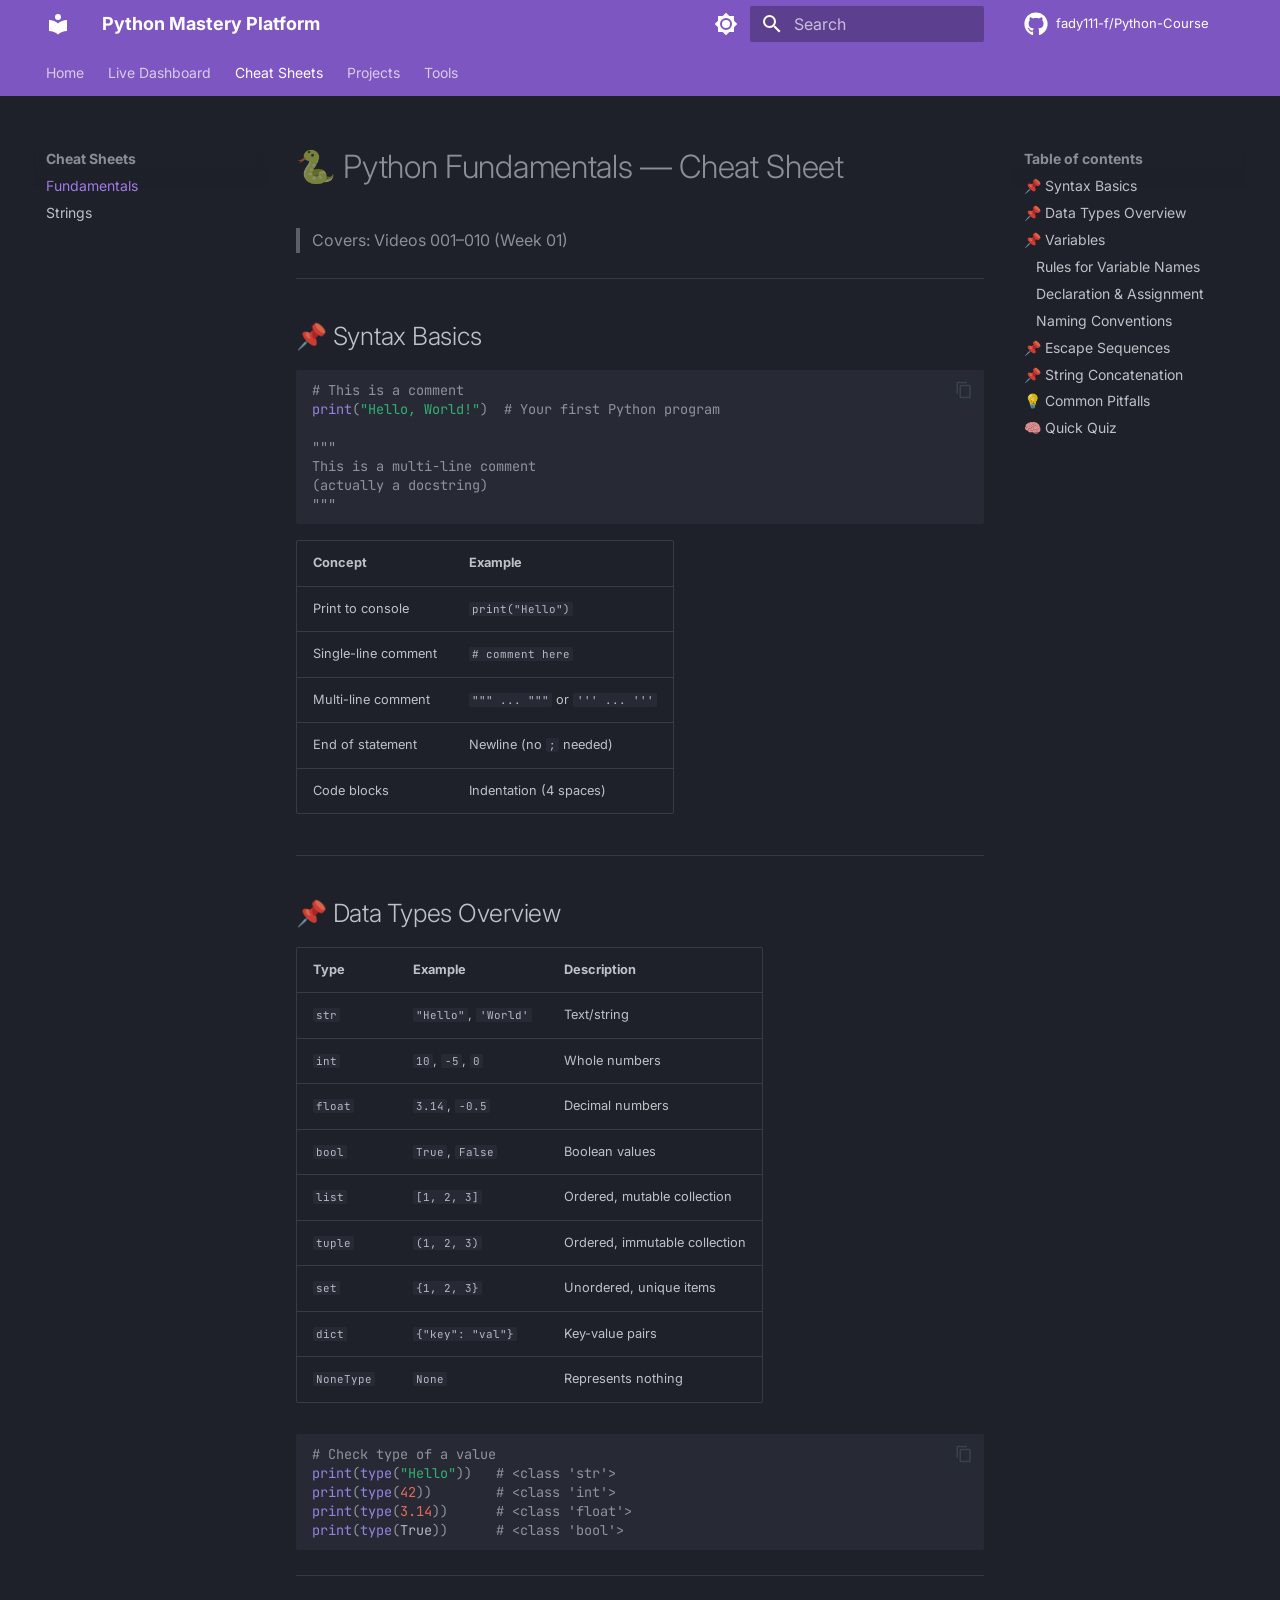
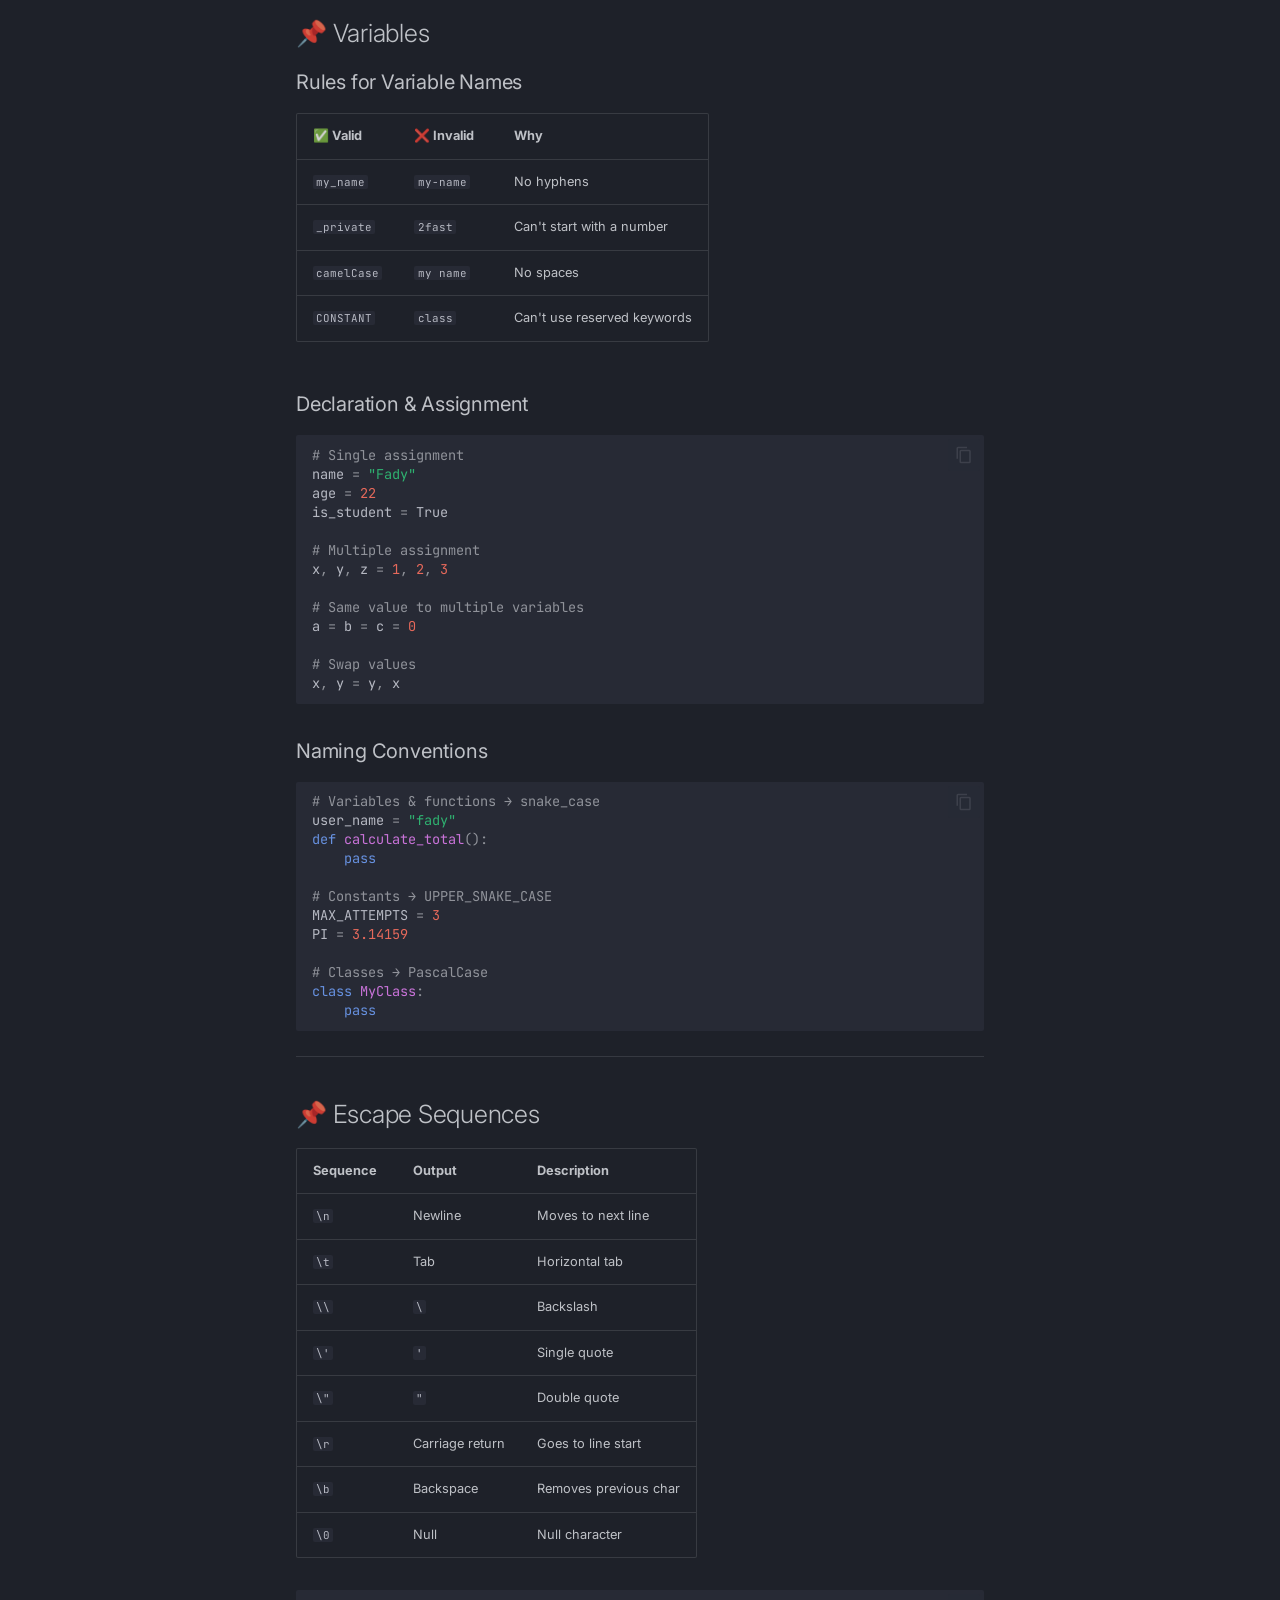
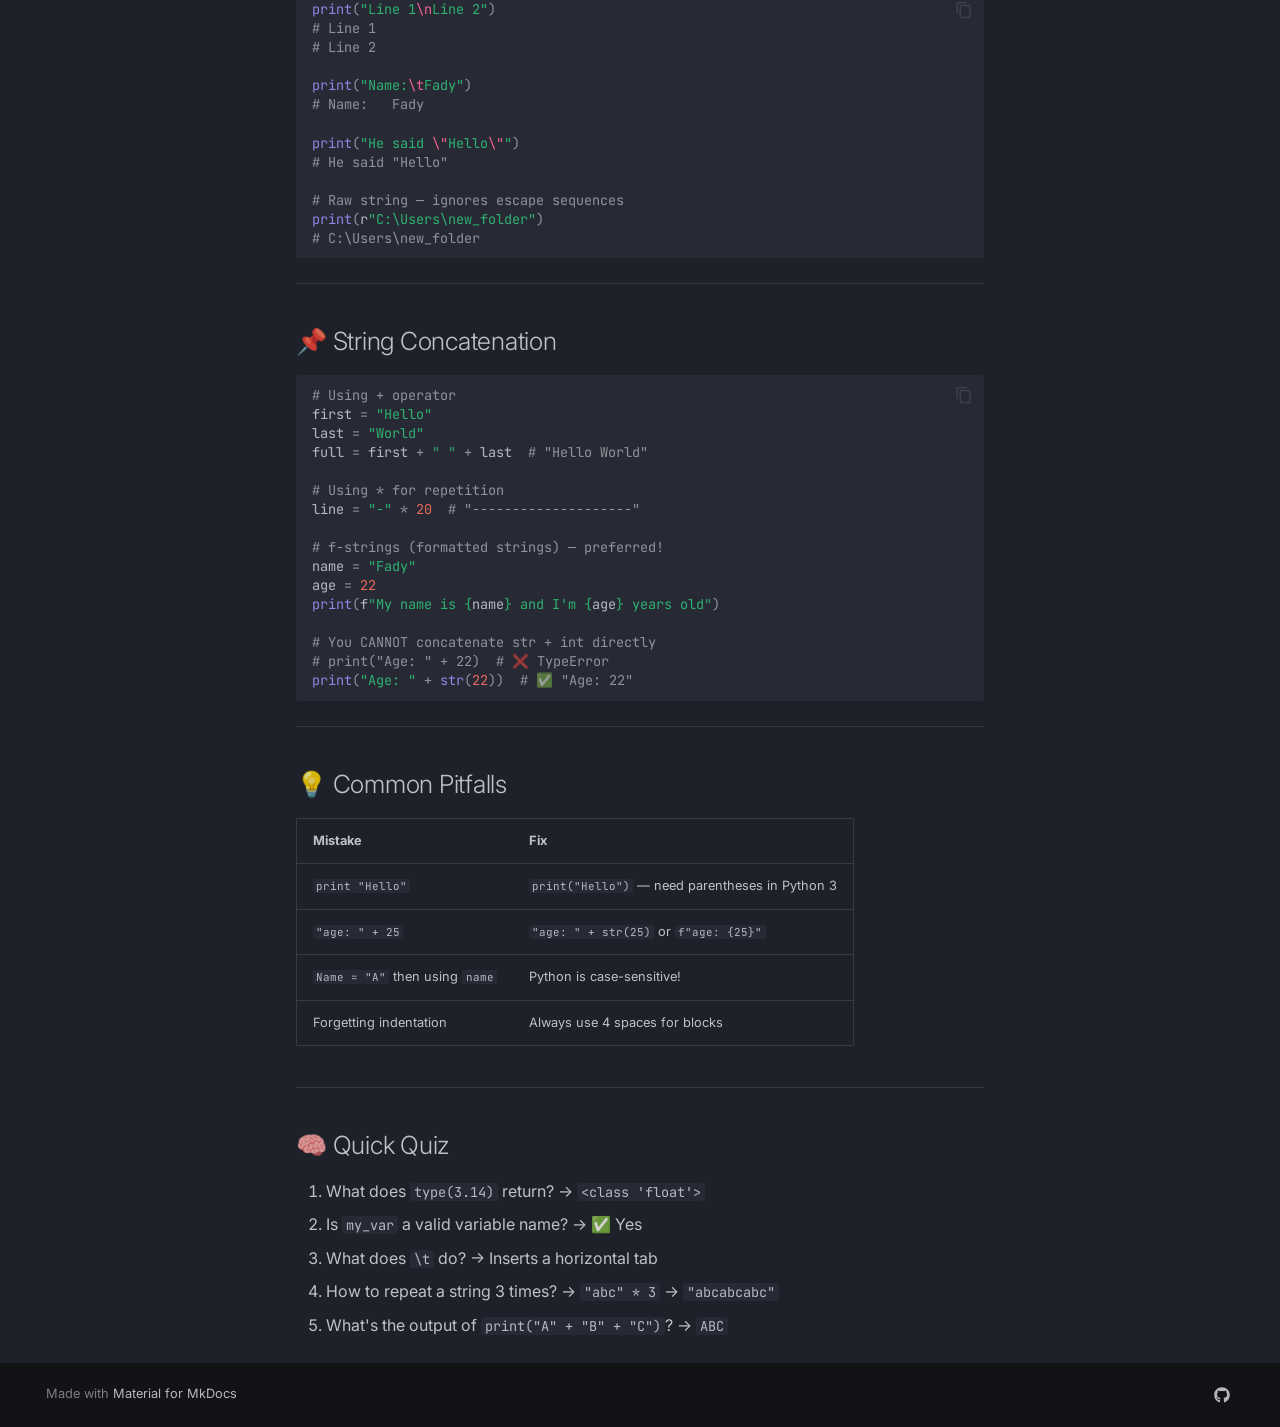
<file: cheatsheets/01_fundamentals/index.html>
<!doctype html>
<html lang="en" class="no-js">
  <head>
    
      <meta charset="utf-8">
      <meta name="viewport" content="width=device-width,initial-scale=1">
      
        <meta name="description" content="A comprehensive, interactive Python learning suite">
      
      
      
        <link rel="canonical" href="https://fady111-f.github.io/Python-Course/cheatsheets/01_fundamentals/">
      
      
        <link rel="prev" href="../../dashboard/">
      
      
        <link rel="next" href="../02_strings/">
      
      
        
      
      
      <link rel="icon" href="../../assets/images/favicon.png">
      <meta name="generator" content="mkdocs-1.6.1, mkdocs-material-9.7.7">
    
    
      
        <title>Fundamentals - Python Mastery Platform</title>
      
    
    
      <link rel="stylesheet" href="../../assets/stylesheets/main.ec1eaa64.min.css">
      
        
        <link rel="stylesheet" href="../../assets/stylesheets/palette.ab4e12ef.min.css">
      
      


    
    
      
    
    
      
        
        
        <link rel="preconnect" href="https://fonts.gstatic.com" crossorigin>
        <link rel="stylesheet" href="https://fonts.googleapis.com/css?family=Inter:300,300i,400,400i,700,700i%7CJetBrains+Mono:400,400i,700,700i&display=fallback">
        <style>:root{--md-text-font:"Inter";--md-code-font:"JetBrains Mono"}</style>
      
    
    
    <script>__md_scope=new URL("../..",location),__md_hash=e=>[...e].reduce(((e,_)=>(e<<5)-e+_.charCodeAt(0)),0),__md_get=(e,_=localStorage,t=__md_scope)=>JSON.parse(_.getItem(t.pathname+"."+e)),__md_set=(e,_,t=localStorage,a=__md_scope)=>{try{t.setItem(a.pathname+"."+e,JSON.stringify(_))}catch(e){}}</script>
    
      

    
    
  </head>
  
  
    
    
      
    
    
    
    
    <body dir="ltr" data-md-color-scheme="slate" data-md-color-primary="deep-purple" data-md-color-accent="amber">
  
    
    <input class="md-toggle" data-md-toggle="drawer" type="checkbox" id="__drawer" autocomplete="off">
    <input class="md-toggle" data-md-toggle="search" type="checkbox" id="__search" autocomplete="off">
    <label class="md-overlay" for="__drawer"></label>
    <div data-md-component="skip">
      
        
        <a href="#python-fundamentals-cheat-sheet" class="md-skip">
          Skip to content
        </a>
      
    </div>
    <div data-md-component="announce">
      
    </div>
    
    
      

<header class="md-header" data-md-component="header">
  <nav class="md-header__inner md-grid" aria-label="Header">
    <a href="../.." title="Python Mastery Platform" class="md-header__button md-logo" aria-label="Python Mastery Platform" data-md-component="logo">
      
  
  <svg xmlns="http://www.w3.org/2000/svg" viewBox="0 0 24 24"><path d="M12 8a3 3 0 0 0 3-3 3 3 0 0 0-3-3 3 3 0 0 0-3 3 3 3 0 0 0 3 3m0 3.54C9.64 9.35 6.5 8 3 8v11c3.5 0 6.64 1.35 9 3.54 2.36-2.19 5.5-3.54 9-3.54V8c-3.5 0-6.64 1.35-9 3.54"/></svg>

    </a>
    <label class="md-header__button md-icon" for="__drawer">
      
      <svg xmlns="http://www.w3.org/2000/svg" viewBox="0 0 24 24"><path d="M3 6h18v2H3zm0 5h18v2H3zm0 5h18v2H3z"/></svg>
    </label>
    <div class="md-header__title" data-md-component="header-title">
      <div class="md-header__ellipsis">
        <div class="md-header__topic">
          <span class="md-ellipsis">
            Python Mastery Platform
          </span>
        </div>
        <div class="md-header__topic" data-md-component="header-topic">
          <span class="md-ellipsis">
            
              Fundamentals
            
          </span>
        </div>
      </div>
    </div>
    
      
        <form class="md-header__option" data-md-component="palette">
  
    
    
    
    <input class="md-option" data-md-color-media="" data-md-color-scheme="slate" data-md-color-primary="deep-purple" data-md-color-accent="amber"  aria-label="Switch to light mode"  type="radio" name="__palette" id="__palette_0">
    
      <label class="md-header__button md-icon" title="Switch to light mode" for="__palette_1" hidden>
        <svg xmlns="http://www.w3.org/2000/svg" viewBox="0 0 24 24"><path d="M12 8a4 4 0 0 0-4 4 4 4 0 0 0 4 4 4 4 0 0 0 4-4 4 4 0 0 0-4-4m0 10a6 6 0 0 1-6-6 6 6 0 0 1 6-6 6 6 0 0 1 6 6 6 6 0 0 1-6 6m8-9.31V4h-4.69L12 .69 8.69 4H4v4.69L.69 12 4 15.31V20h4.69L12 23.31 15.31 20H20v-4.69L23.31 12z"/></svg>
      </label>
    
  
    
    
    
    <input class="md-option" data-md-color-media="" data-md-color-scheme="default" data-md-color-primary="deep-purple" data-md-color-accent="amber"  aria-label="Switch to dark mode"  type="radio" name="__palette" id="__palette_1">
    
      <label class="md-header__button md-icon" title="Switch to dark mode" for="__palette_0" hidden>
        <svg xmlns="http://www.w3.org/2000/svg" viewBox="0 0 24 24"><path d="M12 18c-.89 0-1.74-.2-2.5-.55C11.56 16.5 13 14.42 13 12s-1.44-4.5-3.5-5.45C10.26 6.2 11.11 6 12 6a6 6 0 0 1 6 6 6 6 0 0 1-6 6m8-9.31V4h-4.69L12 .69 8.69 4H4v4.69L.69 12 4 15.31V20h4.69L12 23.31 15.31 20H20v-4.69L23.31 12z"/></svg>
      </label>
    
  
</form>
      
    
    
      <script>var palette=__md_get("__palette");if(palette&&palette.color){if("(prefers-color-scheme)"===palette.color.media){var media=matchMedia("(prefers-color-scheme: light)"),input=document.querySelector(media.matches?"[data-md-color-media='(prefers-color-scheme: light)']":"[data-md-color-media='(prefers-color-scheme: dark)']");palette.color.media=input.getAttribute("data-md-color-media"),palette.color.scheme=input.getAttribute("data-md-color-scheme"),palette.color.primary=input.getAttribute("data-md-color-primary"),palette.color.accent=input.getAttribute("data-md-color-accent")}for(var[key,value]of Object.entries(palette.color))document.body.setAttribute("data-md-color-"+key,value)}</script>
    
    
    
      
      
        <label class="md-header__button md-icon" for="__search">
          
          <svg xmlns="http://www.w3.org/2000/svg" viewBox="0 0 24 24"><path d="M9.5 3A6.5 6.5 0 0 1 16 9.5c0 1.61-.59 3.09-1.56 4.23l.27.27h.79l5 5-1.5 1.5-5-5v-.79l-.27-.27A6.52 6.52 0 0 1 9.5 16 6.5 6.5 0 0 1 3 9.5 6.5 6.5 0 0 1 9.5 3m0 2C7 5 5 7 5 9.5S7 14 9.5 14 14 12 14 9.5 12 5 9.5 5"/></svg>
        </label>
        <div class="md-search" data-md-component="search" role="dialog">
  <label class="md-search__overlay" for="__search"></label>
  <div class="md-search__inner" role="search">
    <form class="md-search__form" name="search">
      <input type="text" class="md-search__input" name="query" aria-label="Search" placeholder="Search" autocapitalize="off" autocorrect="off" autocomplete="off" spellcheck="false" data-md-component="search-query" required>
      <label class="md-search__icon md-icon" for="__search">
        
        <svg xmlns="http://www.w3.org/2000/svg" viewBox="0 0 24 24"><path d="M9.5 3A6.5 6.5 0 0 1 16 9.5c0 1.61-.59 3.09-1.56 4.23l.27.27h.79l5 5-1.5 1.5-5-5v-.79l-.27-.27A6.52 6.52 0 0 1 9.5 16 6.5 6.5 0 0 1 3 9.5 6.5 6.5 0 0 1 9.5 3m0 2C7 5 5 7 5 9.5S7 14 9.5 14 14 12 14 9.5 12 5 9.5 5"/></svg>
        
        <svg xmlns="http://www.w3.org/2000/svg" viewBox="0 0 24 24"><path d="M20 11v2H8l5.5 5.5-1.42 1.42L4.16 12l7.92-7.92L13.5 5.5 8 11z"/></svg>
      </label>
      <nav class="md-search__options" aria-label="Search">
        
        <button type="reset" class="md-search__icon md-icon" title="Clear" aria-label="Clear" tabindex="-1">
          
          <svg xmlns="http://www.w3.org/2000/svg" viewBox="0 0 24 24"><path d="M19 6.41 17.59 5 12 10.59 6.41 5 5 6.41 10.59 12 5 17.59 6.41 19 12 13.41 17.59 19 19 17.59 13.41 12z"/></svg>
        </button>
      </nav>
      
        <div class="md-search__suggest" data-md-component="search-suggest"></div>
      
    </form>
    <div class="md-search__output">
      <div class="md-search__scrollwrap" tabindex="0" data-md-scrollfix>
        <div class="md-search-result" data-md-component="search-result">
          <div class="md-search-result__meta">
            Initializing search
          </div>
          <ol class="md-search-result__list" role="presentation"></ol>
        </div>
      </div>
    </div>
  </div>
</div>
      
    
    
      <div class="md-header__source">
        <a href="https://github.com/fady111-f/Python-Course" title="Go to repository" class="md-source" data-md-component="source">
  <div class="md-source__icon md-icon">
    
    <svg xmlns="http://www.w3.org/2000/svg" viewBox="0 0 512 512"><!--! Font Awesome Free 7.1.0 by @fontawesome - https://fontawesome.com License - https://fontawesome.com/license/free (Icons: CC BY 4.0, Fonts: SIL OFL 1.1, Code: MIT License) Copyright 2025 Fonticons, Inc.--><path d="M173.9 397.4c0 2-2.3 3.6-5.2 3.6-3.3.3-5.6-1.3-5.6-3.6 0-2 2.3-3.6 5.2-3.6 3-.3 5.6 1.3 5.6 3.6m-31.1-4.5c-.7 2 1.3 4.3 4.3 4.9 2.6 1 5.6 0 6.2-2s-1.3-4.3-4.3-5.2c-2.6-.7-5.5.3-6.2 2.3m44.2-1.7c-2.9.7-4.9 2.6-4.6 4.9.3 2 2.9 3.3 5.9 2.6 2.9-.7 4.9-2.6 4.6-4.6-.3-1.9-3-3.2-5.9-2.9M252.8 8C114.1 8 8 113.3 8 252c0 110.9 69.8 205.8 169.5 239.2 12.8 2.3 17.3-5.6 17.3-12.1 0-6.2-.3-40.4-.3-61.4 0 0-70 15-84.7-29.8 0 0-11.4-29.1-27.8-36.6 0 0-22.9-15.7 1.6-15.4 0 0 24.9 2 38.6 25.8 21.9 38.6 58.6 27.5 72.9 20.9 2.3-16 8.8-27.1 16-33.7-55.9-6.2-112.3-14.3-112.3-110.5 0-27.5 7.6-41.3 23.6-58.9-2.6-6.5-11.1-33.3 2.6-67.9 20.9-6.5 69 27 69 27 20-5.6 41.5-8.5 62.8-8.5s42.8 2.9 62.8 8.5c0 0 48.1-33.6 69-27 13.7 34.7 5.2 61.4 2.6 67.9 16 17.7 25.8 31.5 25.8 58.9 0 96.5-58.9 104.2-114.8 110.5 9.2 7.9 17 22.9 17 46.4 0 33.7-.3 75.4-.3 83.6 0 6.5 4.6 14.4 17.3 12.1C436.2 457.8 504 362.9 504 252 504 113.3 391.5 8 252.8 8M105.2 352.9c-1.3 1-1 3.3.7 5.2 1.6 1.6 3.9 2.3 5.2 1 1.3-1 1-3.3-.7-5.2-1.6-1.6-3.9-2.3-5.2-1m-10.8-8.1c-.7 1.3.3 2.9 2.3 3.9 1.6 1 3.6.7 4.3-.7.7-1.3-.3-2.9-2.3-3.9-2-.6-3.6-.3-4.3.7m32.4 35.6c-1.6 1.3-1 4.3 1.3 6.2 2.3 2.3 5.2 2.6 6.5 1 1.3-1.3.7-4.3-1.3-6.2-2.2-2.3-5.2-2.6-6.5-1m-11.4-14.7c-1.6 1-1.6 3.6 0 5.9s4.3 3.3 5.6 2.3c1.6-1.3 1.6-3.9 0-6.2-1.4-2.3-4-3.3-5.6-2"/></svg>
  </div>
  <div class="md-source__repository">
    fady111-f/Python-Course
  </div>
</a>
      </div>
    
  </nav>
  
</header>
    
    <div class="md-container" data-md-component="container">
      
      
        
          
            
<nav class="md-tabs" aria-label="Tabs" data-md-component="tabs">
  <div class="md-grid">
    <ul class="md-tabs__list">
      
        
  
  
  
  
    <li class="md-tabs__item">
      <a href="../.." class="md-tabs__link">
        
  
  
    
  
  Home

      </a>
    </li>
  

      
        
  
  
  
  
    <li class="md-tabs__item">
      <a href="../../dashboard/" class="md-tabs__link">
        
  
  
    
  
  Live Dashboard

      </a>
    </li>
  

      
        
  
  
  
    
  
  
    
    
      <li class="md-tabs__item md-tabs__item--active">
        <a href="./" class="md-tabs__link">
          
  
  
  Cheat Sheets

        </a>
      </li>
    
  

      
        
  
  
  
  
    
    
      <li class="md-tabs__item">
        <a href="../../projects/" class="md-tabs__link">
          
  
  
  Projects

        </a>
      </li>
    
  

      
        
  
  
  
  
    
    
      <li class="md-tabs__item">
        <a href="../../tools/flashcards/" class="md-tabs__link">
          
  
  
  Tools

        </a>
      </li>
    
  

      
    </ul>
  </div>
</nav>
          
        
      
      <main class="md-main" data-md-component="main">
        <div class="md-main__inner md-grid">
          
            
              
              <div class="md-sidebar md-sidebar--primary" data-md-component="sidebar" data-md-type="navigation" >
                <div class="md-sidebar__scrollwrap">
                  <div class="md-sidebar__inner">
                    


  


<nav class="md-nav md-nav--primary md-nav--lifted" aria-label="Navigation" data-md-level="0">
  <label class="md-nav__title" for="__drawer">
    <a href="../.." title="Python Mastery Platform" class="md-nav__button md-logo" aria-label="Python Mastery Platform" data-md-component="logo">
      
  
  <svg xmlns="http://www.w3.org/2000/svg" viewBox="0 0 24 24"><path d="M12 8a3 3 0 0 0 3-3 3 3 0 0 0-3-3 3 3 0 0 0-3 3 3 3 0 0 0 3 3m0 3.54C9.64 9.35 6.5 8 3 8v11c3.5 0 6.64 1.35 9 3.54 2.36-2.19 5.5-3.54 9-3.54V8c-3.5 0-6.64 1.35-9 3.54"/></svg>

    </a>
    Python Mastery Platform
  </label>
  
    <div class="md-nav__source">
      <a href="https://github.com/fady111-f/Python-Course" title="Go to repository" class="md-source" data-md-component="source">
  <div class="md-source__icon md-icon">
    
    <svg xmlns="http://www.w3.org/2000/svg" viewBox="0 0 512 512"><!--! Font Awesome Free 7.1.0 by @fontawesome - https://fontawesome.com License - https://fontawesome.com/license/free (Icons: CC BY 4.0, Fonts: SIL OFL 1.1, Code: MIT License) Copyright 2025 Fonticons, Inc.--><path d="M173.9 397.4c0 2-2.3 3.6-5.2 3.6-3.3.3-5.6-1.3-5.6-3.6 0-2 2.3-3.6 5.2-3.6 3-.3 5.6 1.3 5.6 3.6m-31.1-4.5c-.7 2 1.3 4.3 4.3 4.9 2.6 1 5.6 0 6.2-2s-1.3-4.3-4.3-5.2c-2.6-.7-5.5.3-6.2 2.3m44.2-1.7c-2.9.7-4.9 2.6-4.6 4.9.3 2 2.9 3.3 5.9 2.6 2.9-.7 4.9-2.6 4.6-4.6-.3-1.9-3-3.2-5.9-2.9M252.8 8C114.1 8 8 113.3 8 252c0 110.9 69.8 205.8 169.5 239.2 12.8 2.3 17.3-5.6 17.3-12.1 0-6.2-.3-40.4-.3-61.4 0 0-70 15-84.7-29.8 0 0-11.4-29.1-27.8-36.6 0 0-22.9-15.7 1.6-15.4 0 0 24.9 2 38.6 25.8 21.9 38.6 58.6 27.5 72.9 20.9 2.3-16 8.8-27.1 16-33.7-55.9-6.2-112.3-14.3-112.3-110.5 0-27.5 7.6-41.3 23.6-58.9-2.6-6.5-11.1-33.3 2.6-67.9 20.9-6.5 69 27 69 27 20-5.6 41.5-8.5 62.8-8.5s42.8 2.9 62.8 8.5c0 0 48.1-33.6 69-27 13.7 34.7 5.2 61.4 2.6 67.9 16 17.7 25.8 31.5 25.8 58.9 0 96.5-58.9 104.2-114.8 110.5 9.2 7.9 17 22.9 17 46.4 0 33.7-.3 75.4-.3 83.6 0 6.5 4.6 14.4 17.3 12.1C436.2 457.8 504 362.9 504 252 504 113.3 391.5 8 252.8 8M105.2 352.9c-1.3 1-1 3.3.7 5.2 1.6 1.6 3.9 2.3 5.2 1 1.3-1 1-3.3-.7-5.2-1.6-1.6-3.9-2.3-5.2-1m-10.8-8.1c-.7 1.3.3 2.9 2.3 3.9 1.6 1 3.6.7 4.3-.7.7-1.3-.3-2.9-2.3-3.9-2-.6-3.6-.3-4.3.7m32.4 35.6c-1.6 1.3-1 4.3 1.3 6.2 2.3 2.3 5.2 2.6 6.5 1 1.3-1.3.7-4.3-1.3-6.2-2.2-2.3-5.2-2.6-6.5-1m-11.4-14.7c-1.6 1-1.6 3.6 0 5.9s4.3 3.3 5.6 2.3c1.6-1.3 1.6-3.9 0-6.2-1.4-2.3-4-3.3-5.6-2"/></svg>
  </div>
  <div class="md-source__repository">
    fady111-f/Python-Course
  </div>
</a>
    </div>
  
  <ul class="md-nav__list" data-md-scrollfix>
    
      
      
  
  
  
  
    <li class="md-nav__item">
      <a href="../.." class="md-nav__link">
        
  
  
  <span class="md-ellipsis">
    
  
    Home
  

    
  </span>
  
  

      </a>
    </li>
  

    
      
      
  
  
  
  
    <li class="md-nav__item">
      <a href="../../dashboard/" class="md-nav__link">
        
  
  
  <span class="md-ellipsis">
    
  
    Live Dashboard
  

    
  </span>
  
  

      </a>
    </li>
  

    
      
      
  
  
    
  
  
  
    
    
    
    
      
        
        
      
      
        
      
    
    
    <li class="md-nav__item md-nav__item--active md-nav__item--section md-nav__item--nested">
      
        
        
        <input class="md-nav__toggle md-toggle " type="checkbox" id="__nav_3" checked>
        
          
          <label class="md-nav__link" for="__nav_3" id="__nav_3_label" tabindex="">
            
  
  
  <span class="md-ellipsis">
    
  
    Cheat Sheets
  

    
  </span>
  
  

            <span class="md-nav__icon md-icon"></span>
          </label>
        
        <nav class="md-nav" data-md-level="1" aria-labelledby="__nav_3_label" aria-expanded="true">
          <label class="md-nav__title" for="__nav_3">
            <span class="md-nav__icon md-icon"></span>
            
  
    Cheat Sheets
  

          </label>
          <ul class="md-nav__list" data-md-scrollfix>
            
              
                
  
  
    
  
  
  
    <li class="md-nav__item md-nav__item--active">
      
      <input class="md-nav__toggle md-toggle" type="checkbox" id="__toc">
      
      
        
      
      
        <label class="md-nav__link md-nav__link--active" for="__toc">
          
  
  
  <span class="md-ellipsis">
    
  
    Fundamentals
  

    
  </span>
  
  

          <span class="md-nav__icon md-icon"></span>
        </label>
      
      <a href="./" class="md-nav__link md-nav__link--active">
        
  
  
  <span class="md-ellipsis">
    
  
    Fundamentals
  

    
  </span>
  
  

      </a>
      
        

<nav class="md-nav md-nav--secondary" aria-label="Table of contents">
  
  
  
    
  
  
    <label class="md-nav__title" for="__toc">
      <span class="md-nav__icon md-icon"></span>
      Table of contents
    </label>
    <ul class="md-nav__list" data-md-component="toc" data-md-scrollfix>
      
        <li class="md-nav__item">
  <a href="#syntax-basics" class="md-nav__link">
    <span class="md-ellipsis">
      
        📌 Syntax Basics
      
    </span>
  </a>
  
</li>
      
        <li class="md-nav__item">
  <a href="#data-types-overview" class="md-nav__link">
    <span class="md-ellipsis">
      
        📌 Data Types Overview
      
    </span>
  </a>
  
</li>
      
        <li class="md-nav__item">
  <a href="#variables" class="md-nav__link">
    <span class="md-ellipsis">
      
        📌 Variables
      
    </span>
  </a>
  
    <nav class="md-nav" aria-label="📌 Variables">
      <ul class="md-nav__list">
        
          <li class="md-nav__item">
  <a href="#rules-for-variable-names" class="md-nav__link">
    <span class="md-ellipsis">
      
        Rules for Variable Names
      
    </span>
  </a>
  
</li>
        
          <li class="md-nav__item">
  <a href="#declaration-assignment" class="md-nav__link">
    <span class="md-ellipsis">
      
        Declaration &amp; Assignment
      
    </span>
  </a>
  
</li>
        
          <li class="md-nav__item">
  <a href="#naming-conventions" class="md-nav__link">
    <span class="md-ellipsis">
      
        Naming Conventions
      
    </span>
  </a>
  
</li>
        
      </ul>
    </nav>
  
</li>
      
        <li class="md-nav__item">
  <a href="#escape-sequences" class="md-nav__link">
    <span class="md-ellipsis">
      
        📌 Escape Sequences
      
    </span>
  </a>
  
</li>
      
        <li class="md-nav__item">
  <a href="#string-concatenation" class="md-nav__link">
    <span class="md-ellipsis">
      
        📌 String Concatenation
      
    </span>
  </a>
  
</li>
      
        <li class="md-nav__item">
  <a href="#common-pitfalls" class="md-nav__link">
    <span class="md-ellipsis">
      
        💡 Common Pitfalls
      
    </span>
  </a>
  
</li>
      
        <li class="md-nav__item">
  <a href="#quick-quiz" class="md-nav__link">
    <span class="md-ellipsis">
      
        🧠 Quick Quiz
      
    </span>
  </a>
  
</li>
      
    </ul>
  
</nav>
      
    </li>
  

              
            
              
                
  
  
  
  
    <li class="md-nav__item">
      <a href="../02_strings/" class="md-nav__link">
        
  
  
  <span class="md-ellipsis">
    
  
    Strings
  

    
  </span>
  
  

      </a>
    </li>
  

              
            
          </ul>
        </nav>
      
    </li>
  

    
      
      
  
  
  
  
    
    
    
    
      
      
        
      
    
    
    <li class="md-nav__item md-nav__item--nested">
      
        
        
          
        
        <input class="md-nav__toggle md-toggle md-toggle--indeterminate" type="checkbox" id="__nav_4" >
        
          
          <label class="md-nav__link" for="__nav_4" id="__nav_4_label" tabindex="0">
            
  
  
  <span class="md-ellipsis">
    
  
    Projects
  

    
  </span>
  
  

            <span class="md-nav__icon md-icon"></span>
          </label>
        
        <nav class="md-nav" data-md-level="1" aria-labelledby="__nav_4_label" aria-expanded="false">
          <label class="md-nav__title" for="__nav_4">
            <span class="md-nav__icon md-icon"></span>
            
  
    Projects
  

          </label>
          <ul class="md-nav__list" data-md-scrollfix>
            
              
                
  
  
  
  
    <li class="md-nav__item">
      <a href="../../projects/" class="md-nav__link">
        
  
  
  <span class="md-ellipsis">
    
  
    Overview
  

    
  </span>
  
  

      </a>
    </li>
  

              
            
              
                
  
  
  
  
    <li class="md-nav__item">
      <a href="../../projects/01_personal_card_generator/" class="md-nav__link">
        
  
  
  <span class="md-ellipsis">
    
  
    Personal Card Generator
  

    
  </span>
  
  

      </a>
    </li>
  

              
            
              
                
  
  
  
  
    <li class="md-nav__item">
      <a href="../../projects/02_mad_libs_game/" class="md-nav__link">
        
  
  
  <span class="md-ellipsis">
    
  
    Mad Libs Game
  

    
  </span>
  
  

      </a>
    </li>
  

              
            
              
                
  
  
  
  
    <li class="md-nav__item">
      <a href="../../projects/03_text_analyzer/" class="md-nav__link">
        
  
  
  <span class="md-ellipsis">
    
  
    Text Analyzer
  

    
  </span>
  
  

      </a>
    </li>
  

              
            
          </ul>
        </nav>
      
    </li>
  

    
      
      
  
  
  
  
    
    
    
    
      
      
        
      
    
    
    <li class="md-nav__item md-nav__item--nested">
      
        
        
          
        
        <input class="md-nav__toggle md-toggle md-toggle--indeterminate" type="checkbox" id="__nav_5" >
        
          
          <label class="md-nav__link" for="__nav_5" id="__nav_5_label" tabindex="0">
            
  
  
  <span class="md-ellipsis">
    
  
    Tools
  

    
  </span>
  
  

            <span class="md-nav__icon md-icon"></span>
          </label>
        
        <nav class="md-nav" data-md-level="1" aria-labelledby="__nav_5_label" aria-expanded="false">
          <label class="md-nav__title" for="__nav_5">
            <span class="md-nav__icon md-icon"></span>
            
  
    Tools
  

          </label>
          <ul class="md-nav__list" data-md-scrollfix>
            
              
                
  
  
  
  
    <li class="md-nav__item">
      <a href="../../tools/flashcards/" class="md-nav__link">
        
  
  
  <span class="md-ellipsis">
    
  
    Flashcards
  

    
  </span>
  
  

      </a>
    </li>
  

              
            
              
                
  
  
  
  
    <li class="md-nav__item">
      <a href="../../tools/dashboard/" class="md-nav__link">
        
  
  
  <span class="md-ellipsis">
    
  
    Dashboard Guide
  

    
  </span>
  
  

      </a>
    </li>
  

              
            
              
                
  
  
  
  
    <li class="md-nav__item">
      <a href="../../tools/course_runner/" class="md-nav__link">
        
  
  
  <span class="md-ellipsis">
    
  
    Course CLI
  

    
  </span>
  
  

      </a>
    </li>
  

              
            
          </ul>
        </nav>
      
    </li>
  

    
  </ul>
</nav>
                  </div>
                </div>
              </div>
            
            
              
              <div class="md-sidebar md-sidebar--secondary" data-md-component="sidebar" data-md-type="toc" >
                <div class="md-sidebar__scrollwrap">
                  <div class="md-sidebar__inner">
                    

<nav class="md-nav md-nav--secondary" aria-label="Table of contents">
  
  
  
    
  
  
    <label class="md-nav__title" for="__toc">
      <span class="md-nav__icon md-icon"></span>
      Table of contents
    </label>
    <ul class="md-nav__list" data-md-component="toc" data-md-scrollfix>
      
        <li class="md-nav__item">
  <a href="#syntax-basics" class="md-nav__link">
    <span class="md-ellipsis">
      
        📌 Syntax Basics
      
    </span>
  </a>
  
</li>
      
        <li class="md-nav__item">
  <a href="#data-types-overview" class="md-nav__link">
    <span class="md-ellipsis">
      
        📌 Data Types Overview
      
    </span>
  </a>
  
</li>
      
        <li class="md-nav__item">
  <a href="#variables" class="md-nav__link">
    <span class="md-ellipsis">
      
        📌 Variables
      
    </span>
  </a>
  
    <nav class="md-nav" aria-label="📌 Variables">
      <ul class="md-nav__list">
        
          <li class="md-nav__item">
  <a href="#rules-for-variable-names" class="md-nav__link">
    <span class="md-ellipsis">
      
        Rules for Variable Names
      
    </span>
  </a>
  
</li>
        
          <li class="md-nav__item">
  <a href="#declaration-assignment" class="md-nav__link">
    <span class="md-ellipsis">
      
        Declaration &amp; Assignment
      
    </span>
  </a>
  
</li>
        
          <li class="md-nav__item">
  <a href="#naming-conventions" class="md-nav__link">
    <span class="md-ellipsis">
      
        Naming Conventions
      
    </span>
  </a>
  
</li>
        
      </ul>
    </nav>
  
</li>
      
        <li class="md-nav__item">
  <a href="#escape-sequences" class="md-nav__link">
    <span class="md-ellipsis">
      
        📌 Escape Sequences
      
    </span>
  </a>
  
</li>
      
        <li class="md-nav__item">
  <a href="#string-concatenation" class="md-nav__link">
    <span class="md-ellipsis">
      
        📌 String Concatenation
      
    </span>
  </a>
  
</li>
      
        <li class="md-nav__item">
  <a href="#common-pitfalls" class="md-nav__link">
    <span class="md-ellipsis">
      
        💡 Common Pitfalls
      
    </span>
  </a>
  
</li>
      
        <li class="md-nav__item">
  <a href="#quick-quiz" class="md-nav__link">
    <span class="md-ellipsis">
      
        🧠 Quick Quiz
      
    </span>
  </a>
  
</li>
      
    </ul>
  
</nav>
                  </div>
                </div>
              </div>
            
          
          
            <div class="md-content" data-md-component="content">
              
              <article class="md-content__inner md-typeset">
                
                  


  
  


<h1 id="python-fundamentals-cheat-sheet">🐍 Python Fundamentals — Cheat Sheet<a class="headerlink" href="#python-fundamentals-cheat-sheet" title="Permanent link">&para;</a></h1>
<blockquote>
<p>Covers: Videos 001–010 (Week 01)</p>
</blockquote>
<hr />
<h2 id="syntax-basics">📌 Syntax Basics<a class="headerlink" href="#syntax-basics" title="Permanent link">&para;</a></h2>
<div class="highlight"><pre><span></span><code><a id="__codelineno-0-1" name="__codelineno-0-1" href="#__codelineno-0-1"></a><span class="c1"># This is a comment</span>
<a id="__codelineno-0-2" name="__codelineno-0-2" href="#__codelineno-0-2"></a><span class="nb">print</span><span class="p">(</span><span class="s2">&quot;Hello, World!&quot;</span><span class="p">)</span>  <span class="c1"># Your first Python program</span>
<a id="__codelineno-0-3" name="__codelineno-0-3" href="#__codelineno-0-3"></a>
<a id="__codelineno-0-4" name="__codelineno-0-4" href="#__codelineno-0-4"></a><span class="sd">&quot;&quot;&quot;</span>
<a id="__codelineno-0-5" name="__codelineno-0-5" href="#__codelineno-0-5"></a><span class="sd">This is a multi-line comment</span>
<a id="__codelineno-0-6" name="__codelineno-0-6" href="#__codelineno-0-6"></a><span class="sd">(actually a docstring)</span>
<a id="__codelineno-0-7" name="__codelineno-0-7" href="#__codelineno-0-7"></a><span class="sd">&quot;&quot;&quot;</span>
</code></pre></div>
<table>
<thead>
<tr>
<th>Concept</th>
<th>Example</th>
</tr>
</thead>
<tbody>
<tr>
<td>Print to console</td>
<td><code>print("Hello")</code></td>
</tr>
<tr>
<td>Single-line comment</td>
<td><code># comment here</code></td>
</tr>
<tr>
<td>Multi-line comment</td>
<td><code>""" ... """</code> or <code>''' ... '''</code></td>
</tr>
<tr>
<td>End of statement</td>
<td>Newline (no <code>;</code> needed)</td>
</tr>
<tr>
<td>Code blocks</td>
<td>Indentation (4 spaces)</td>
</tr>
</tbody>
</table>
<hr />
<h2 id="data-types-overview">📌 Data Types Overview<a class="headerlink" href="#data-types-overview" title="Permanent link">&para;</a></h2>
<table>
<thead>
<tr>
<th>Type</th>
<th>Example</th>
<th>Description</th>
</tr>
</thead>
<tbody>
<tr>
<td><code>str</code></td>
<td><code>"Hello"</code>, <code>'World'</code></td>
<td>Text/string</td>
</tr>
<tr>
<td><code>int</code></td>
<td><code>10</code>, <code>-5</code>, <code>0</code></td>
<td>Whole numbers</td>
</tr>
<tr>
<td><code>float</code></td>
<td><code>3.14</code>, <code>-0.5</code></td>
<td>Decimal numbers</td>
</tr>
<tr>
<td><code>bool</code></td>
<td><code>True</code>, <code>False</code></td>
<td>Boolean values</td>
</tr>
<tr>
<td><code>list</code></td>
<td><code>[1, 2, 3]</code></td>
<td>Ordered, mutable collection</td>
</tr>
<tr>
<td><code>tuple</code></td>
<td><code>(1, 2, 3)</code></td>
<td>Ordered, immutable collection</td>
</tr>
<tr>
<td><code>set</code></td>
<td><code>{1, 2, 3}</code></td>
<td>Unordered, unique items</td>
</tr>
<tr>
<td><code>dict</code></td>
<td><code>{"key": "val"}</code></td>
<td>Key-value pairs</td>
</tr>
<tr>
<td><code>NoneType</code></td>
<td><code>None</code></td>
<td>Represents nothing</td>
</tr>
</tbody>
</table>
<div class="highlight"><pre><span></span><code><a id="__codelineno-1-1" name="__codelineno-1-1" href="#__codelineno-1-1"></a><span class="c1"># Check type of a value</span>
<a id="__codelineno-1-2" name="__codelineno-1-2" href="#__codelineno-1-2"></a><span class="nb">print</span><span class="p">(</span><span class="nb">type</span><span class="p">(</span><span class="s2">&quot;Hello&quot;</span><span class="p">))</span>   <span class="c1"># &lt;class &#39;str&#39;&gt;</span>
<a id="__codelineno-1-3" name="__codelineno-1-3" href="#__codelineno-1-3"></a><span class="nb">print</span><span class="p">(</span><span class="nb">type</span><span class="p">(</span><span class="mi">42</span><span class="p">))</span>        <span class="c1"># &lt;class &#39;int&#39;&gt;</span>
<a id="__codelineno-1-4" name="__codelineno-1-4" href="#__codelineno-1-4"></a><span class="nb">print</span><span class="p">(</span><span class="nb">type</span><span class="p">(</span><span class="mf">3.14</span><span class="p">))</span>      <span class="c1"># &lt;class &#39;float&#39;&gt;</span>
<a id="__codelineno-1-5" name="__codelineno-1-5" href="#__codelineno-1-5"></a><span class="nb">print</span><span class="p">(</span><span class="nb">type</span><span class="p">(</span><span class="kc">True</span><span class="p">))</span>      <span class="c1"># &lt;class &#39;bool&#39;&gt;</span>
</code></pre></div>
<hr />
<h2 id="variables">📌 Variables<a class="headerlink" href="#variables" title="Permanent link">&para;</a></h2>
<h3 id="rules-for-variable-names">Rules for Variable Names<a class="headerlink" href="#rules-for-variable-names" title="Permanent link">&para;</a></h3>
<table>
<thead>
<tr>
<th>✅ Valid</th>
<th>❌ Invalid</th>
<th>Why</th>
</tr>
</thead>
<tbody>
<tr>
<td><code>my_name</code></td>
<td><code>my-name</code></td>
<td>No hyphens</td>
</tr>
<tr>
<td><code>_private</code></td>
<td><code>2fast</code></td>
<td>Can't start with a number</td>
</tr>
<tr>
<td><code>camelCase</code></td>
<td><code>my name</code></td>
<td>No spaces</td>
</tr>
<tr>
<td><code>CONSTANT</code></td>
<td><code>class</code></td>
<td>Can't use reserved keywords</td>
</tr>
</tbody>
</table>
<h3 id="declaration-assignment">Declaration &amp; Assignment<a class="headerlink" href="#declaration-assignment" title="Permanent link">&para;</a></h3>
<div class="highlight"><pre><span></span><code><a id="__codelineno-2-1" name="__codelineno-2-1" href="#__codelineno-2-1"></a><span class="c1"># Single assignment</span>
<a id="__codelineno-2-2" name="__codelineno-2-2" href="#__codelineno-2-2"></a><span class="n">name</span> <span class="o">=</span> <span class="s2">&quot;Fady&quot;</span>
<a id="__codelineno-2-3" name="__codelineno-2-3" href="#__codelineno-2-3"></a><span class="n">age</span> <span class="o">=</span> <span class="mi">22</span>
<a id="__codelineno-2-4" name="__codelineno-2-4" href="#__codelineno-2-4"></a><span class="n">is_student</span> <span class="o">=</span> <span class="kc">True</span>
<a id="__codelineno-2-5" name="__codelineno-2-5" href="#__codelineno-2-5"></a>
<a id="__codelineno-2-6" name="__codelineno-2-6" href="#__codelineno-2-6"></a><span class="c1"># Multiple assignment</span>
<a id="__codelineno-2-7" name="__codelineno-2-7" href="#__codelineno-2-7"></a><span class="n">x</span><span class="p">,</span> <span class="n">y</span><span class="p">,</span> <span class="n">z</span> <span class="o">=</span> <span class="mi">1</span><span class="p">,</span> <span class="mi">2</span><span class="p">,</span> <span class="mi">3</span>
<a id="__codelineno-2-8" name="__codelineno-2-8" href="#__codelineno-2-8"></a>
<a id="__codelineno-2-9" name="__codelineno-2-9" href="#__codelineno-2-9"></a><span class="c1"># Same value to multiple variables</span>
<a id="__codelineno-2-10" name="__codelineno-2-10" href="#__codelineno-2-10"></a><span class="n">a</span> <span class="o">=</span> <span class="n">b</span> <span class="o">=</span> <span class="n">c</span> <span class="o">=</span> <span class="mi">0</span>
<a id="__codelineno-2-11" name="__codelineno-2-11" href="#__codelineno-2-11"></a>
<a id="__codelineno-2-12" name="__codelineno-2-12" href="#__codelineno-2-12"></a><span class="c1"># Swap values</span>
<a id="__codelineno-2-13" name="__codelineno-2-13" href="#__codelineno-2-13"></a><span class="n">x</span><span class="p">,</span> <span class="n">y</span> <span class="o">=</span> <span class="n">y</span><span class="p">,</span> <span class="n">x</span>
</code></pre></div>
<h3 id="naming-conventions">Naming Conventions<a class="headerlink" href="#naming-conventions" title="Permanent link">&para;</a></h3>
<div class="highlight"><pre><span></span><code><a id="__codelineno-3-1" name="__codelineno-3-1" href="#__codelineno-3-1"></a><span class="c1"># Variables &amp; functions → snake_case</span>
<a id="__codelineno-3-2" name="__codelineno-3-2" href="#__codelineno-3-2"></a><span class="n">user_name</span> <span class="o">=</span> <span class="s2">&quot;fady&quot;</span>
<a id="__codelineno-3-3" name="__codelineno-3-3" href="#__codelineno-3-3"></a><span class="k">def</span><span class="w"> </span><span class="nf">calculate_total</span><span class="p">():</span>
<a id="__codelineno-3-4" name="__codelineno-3-4" href="#__codelineno-3-4"></a>    <span class="k">pass</span>
<a id="__codelineno-3-5" name="__codelineno-3-5" href="#__codelineno-3-5"></a>
<a id="__codelineno-3-6" name="__codelineno-3-6" href="#__codelineno-3-6"></a><span class="c1"># Constants → UPPER_SNAKE_CASE</span>
<a id="__codelineno-3-7" name="__codelineno-3-7" href="#__codelineno-3-7"></a><span class="n">MAX_ATTEMPTS</span> <span class="o">=</span> <span class="mi">3</span>
<a id="__codelineno-3-8" name="__codelineno-3-8" href="#__codelineno-3-8"></a><span class="n">PI</span> <span class="o">=</span> <span class="mf">3.14159</span>
<a id="__codelineno-3-9" name="__codelineno-3-9" href="#__codelineno-3-9"></a>
<a id="__codelineno-3-10" name="__codelineno-3-10" href="#__codelineno-3-10"></a><span class="c1"># Classes → PascalCase</span>
<a id="__codelineno-3-11" name="__codelineno-3-11" href="#__codelineno-3-11"></a><span class="k">class</span><span class="w"> </span><span class="nc">MyClass</span><span class="p">:</span>
<a id="__codelineno-3-12" name="__codelineno-3-12" href="#__codelineno-3-12"></a>    <span class="k">pass</span>
</code></pre></div>
<hr />
<h2 id="escape-sequences">📌 Escape Sequences<a class="headerlink" href="#escape-sequences" title="Permanent link">&para;</a></h2>
<table>
<thead>
<tr>
<th>Sequence</th>
<th>Output</th>
<th>Description</th>
</tr>
</thead>
<tbody>
<tr>
<td><code>\n</code></td>
<td>Newline</td>
<td>Moves to next line</td>
</tr>
<tr>
<td><code>\t</code></td>
<td>Tab</td>
<td>Horizontal tab</td>
</tr>
<tr>
<td><code>\\</code></td>
<td><code>\</code></td>
<td>Backslash</td>
</tr>
<tr>
<td><code>\'</code></td>
<td><code>'</code></td>
<td>Single quote</td>
</tr>
<tr>
<td><code>\"</code></td>
<td><code>"</code></td>
<td>Double quote</td>
</tr>
<tr>
<td><code>\r</code></td>
<td>Carriage return</td>
<td>Goes to line start</td>
</tr>
<tr>
<td><code>\b</code></td>
<td>Backspace</td>
<td>Removes previous char</td>
</tr>
<tr>
<td><code>\0</code></td>
<td>Null</td>
<td>Null character</td>
</tr>
</tbody>
</table>
<div class="highlight"><pre><span></span><code><a id="__codelineno-4-1" name="__codelineno-4-1" href="#__codelineno-4-1"></a><span class="nb">print</span><span class="p">(</span><span class="s2">&quot;Line 1</span><span class="se">\n</span><span class="s2">Line 2&quot;</span><span class="p">)</span>
<a id="__codelineno-4-2" name="__codelineno-4-2" href="#__codelineno-4-2"></a><span class="c1"># Line 1</span>
<a id="__codelineno-4-3" name="__codelineno-4-3" href="#__codelineno-4-3"></a><span class="c1"># Line 2</span>
<a id="__codelineno-4-4" name="__codelineno-4-4" href="#__codelineno-4-4"></a>
<a id="__codelineno-4-5" name="__codelineno-4-5" href="#__codelineno-4-5"></a><span class="nb">print</span><span class="p">(</span><span class="s2">&quot;Name:</span><span class="se">\t</span><span class="s2">Fady&quot;</span><span class="p">)</span>
<a id="__codelineno-4-6" name="__codelineno-4-6" href="#__codelineno-4-6"></a><span class="c1"># Name:   Fady</span>
<a id="__codelineno-4-7" name="__codelineno-4-7" href="#__codelineno-4-7"></a>
<a id="__codelineno-4-8" name="__codelineno-4-8" href="#__codelineno-4-8"></a><span class="nb">print</span><span class="p">(</span><span class="s2">&quot;He said </span><span class="se">\&quot;</span><span class="s2">Hello</span><span class="se">\&quot;</span><span class="s2">&quot;</span><span class="p">)</span>
<a id="__codelineno-4-9" name="__codelineno-4-9" href="#__codelineno-4-9"></a><span class="c1"># He said &quot;Hello&quot;</span>
<a id="__codelineno-4-10" name="__codelineno-4-10" href="#__codelineno-4-10"></a>
<a id="__codelineno-4-11" name="__codelineno-4-11" href="#__codelineno-4-11"></a><span class="c1"># Raw string — ignores escape sequences</span>
<a id="__codelineno-4-12" name="__codelineno-4-12" href="#__codelineno-4-12"></a><span class="nb">print</span><span class="p">(</span><span class="sa">r</span><span class="s2">&quot;C:\Users\new_folder&quot;</span><span class="p">)</span>
<a id="__codelineno-4-13" name="__codelineno-4-13" href="#__codelineno-4-13"></a><span class="c1"># C:\Users\new_folder</span>
</code></pre></div>
<hr />
<h2 id="string-concatenation">📌 String Concatenation<a class="headerlink" href="#string-concatenation" title="Permanent link">&para;</a></h2>
<div class="highlight"><pre><span></span><code><a id="__codelineno-5-1" name="__codelineno-5-1" href="#__codelineno-5-1"></a><span class="c1"># Using + operator</span>
<a id="__codelineno-5-2" name="__codelineno-5-2" href="#__codelineno-5-2"></a><span class="n">first</span> <span class="o">=</span> <span class="s2">&quot;Hello&quot;</span>
<a id="__codelineno-5-3" name="__codelineno-5-3" href="#__codelineno-5-3"></a><span class="n">last</span> <span class="o">=</span> <span class="s2">&quot;World&quot;</span>
<a id="__codelineno-5-4" name="__codelineno-5-4" href="#__codelineno-5-4"></a><span class="n">full</span> <span class="o">=</span> <span class="n">first</span> <span class="o">+</span> <span class="s2">&quot; &quot;</span> <span class="o">+</span> <span class="n">last</span>  <span class="c1"># &quot;Hello World&quot;</span>
<a id="__codelineno-5-5" name="__codelineno-5-5" href="#__codelineno-5-5"></a>
<a id="__codelineno-5-6" name="__codelineno-5-6" href="#__codelineno-5-6"></a><span class="c1"># Using * for repetition</span>
<a id="__codelineno-5-7" name="__codelineno-5-7" href="#__codelineno-5-7"></a><span class="n">line</span> <span class="o">=</span> <span class="s2">&quot;-&quot;</span> <span class="o">*</span> <span class="mi">20</span>  <span class="c1"># &quot;--------------------&quot;</span>
<a id="__codelineno-5-8" name="__codelineno-5-8" href="#__codelineno-5-8"></a>
<a id="__codelineno-5-9" name="__codelineno-5-9" href="#__codelineno-5-9"></a><span class="c1"># f-strings (formatted strings) — preferred!</span>
<a id="__codelineno-5-10" name="__codelineno-5-10" href="#__codelineno-5-10"></a><span class="n">name</span> <span class="o">=</span> <span class="s2">&quot;Fady&quot;</span>
<a id="__codelineno-5-11" name="__codelineno-5-11" href="#__codelineno-5-11"></a><span class="n">age</span> <span class="o">=</span> <span class="mi">22</span>
<a id="__codelineno-5-12" name="__codelineno-5-12" href="#__codelineno-5-12"></a><span class="nb">print</span><span class="p">(</span><span class="sa">f</span><span class="s2">&quot;My name is </span><span class="si">{</span><span class="n">name</span><span class="si">}</span><span class="s2"> and I&#39;m </span><span class="si">{</span><span class="n">age</span><span class="si">}</span><span class="s2"> years old&quot;</span><span class="p">)</span>
<a id="__codelineno-5-13" name="__codelineno-5-13" href="#__codelineno-5-13"></a>
<a id="__codelineno-5-14" name="__codelineno-5-14" href="#__codelineno-5-14"></a><span class="c1"># You CANNOT concatenate str + int directly</span>
<a id="__codelineno-5-15" name="__codelineno-5-15" href="#__codelineno-5-15"></a><span class="c1"># print(&quot;Age: &quot; + 22)  # ❌ TypeError</span>
<a id="__codelineno-5-16" name="__codelineno-5-16" href="#__codelineno-5-16"></a><span class="nb">print</span><span class="p">(</span><span class="s2">&quot;Age: &quot;</span> <span class="o">+</span> <span class="nb">str</span><span class="p">(</span><span class="mi">22</span><span class="p">))</span>  <span class="c1"># ✅ &quot;Age: 22&quot;</span>
</code></pre></div>
<hr />
<h2 id="common-pitfalls">💡 Common Pitfalls<a class="headerlink" href="#common-pitfalls" title="Permanent link">&para;</a></h2>
<table>
<thead>
<tr>
<th>Mistake</th>
<th>Fix</th>
</tr>
</thead>
<tbody>
<tr>
<td><code>print "Hello"</code></td>
<td><code>print("Hello")</code> — need parentheses in Python 3</td>
</tr>
<tr>
<td><code>"age: " + 25</code></td>
<td><code>"age: " + str(25)</code> or <code>f"age: {25}"</code></td>
</tr>
<tr>
<td><code>Name = "A"</code> then using <code>name</code></td>
<td>Python is case-sensitive!</td>
</tr>
<tr>
<td>Forgetting indentation</td>
<td>Always use 4 spaces for blocks</td>
</tr>
</tbody>
</table>
<hr />
<h2 id="quick-quiz">🧠 Quick Quiz<a class="headerlink" href="#quick-quiz" title="Permanent link">&para;</a></h2>
<ol>
<li>What does <code>type(3.14)</code> return? → <code>&lt;class 'float'&gt;</code></li>
<li>Is <code>my_var</code> a valid variable name? → ✅ Yes</li>
<li>What does <code>\t</code> do? → Inserts a horizontal tab</li>
<li>How to repeat a string 3 times? → <code>"abc" * 3</code> → <code>"abcabcabc"</code></li>
<li>What's the output of <code>print("A" + "B" + "C")</code>? → <code>ABC</code></li>
</ol>












                
              </article>
            </div>
          
          
<script>var target=document.getElementById(location.hash.slice(1));target&&target.name&&(target.checked=target.name.startsWith("__tabbed_"))</script>
        </div>
        
          <button type="button" class="md-top md-icon" data-md-component="top" hidden>
  
  <svg xmlns="http://www.w3.org/2000/svg" viewBox="0 0 24 24"><path d="M13 20h-2V8l-5.5 5.5-1.42-1.42L12 4.16l7.92 7.92-1.42 1.42L13 8z"/></svg>
  Back to top
</button>
        
      </main>
      
        <footer class="md-footer">
  
  <div class="md-footer-meta md-typeset">
    <div class="md-footer-meta__inner md-grid">
      <div class="md-copyright">
  
  
    Made with
    <a href="https://squidfunk.github.io/mkdocs-material/" target="_blank" rel="noopener">
      Material for MkDocs
    </a>
  
</div>
      
        
<div class="md-social">
  
    
    
    
    
      
      
    
    <a href="https://github.com/fady111-f" target="_blank" rel="noopener" title="github.com" class="md-social__link">
      <svg xmlns="http://www.w3.org/2000/svg" viewBox="0 0 512 512"><!--! Font Awesome Free 7.1.0 by @fontawesome - https://fontawesome.com License - https://fontawesome.com/license/free (Icons: CC BY 4.0, Fonts: SIL OFL 1.1, Code: MIT License) Copyright 2025 Fonticons, Inc.--><path d="M173.9 397.4c0 2-2.3 3.6-5.2 3.6-3.3.3-5.6-1.3-5.6-3.6 0-2 2.3-3.6 5.2-3.6 3-.3 5.6 1.3 5.6 3.6m-31.1-4.5c-.7 2 1.3 4.3 4.3 4.9 2.6 1 5.6 0 6.2-2s-1.3-4.3-4.3-5.2c-2.6-.7-5.5.3-6.2 2.3m44.2-1.7c-2.9.7-4.9 2.6-4.6 4.9.3 2 2.9 3.3 5.9 2.6 2.9-.7 4.9-2.6 4.6-4.6-.3-1.9-3-3.2-5.9-2.9M252.8 8C114.1 8 8 113.3 8 252c0 110.9 69.8 205.8 169.5 239.2 12.8 2.3 17.3-5.6 17.3-12.1 0-6.2-.3-40.4-.3-61.4 0 0-70 15-84.7-29.8 0 0-11.4-29.1-27.8-36.6 0 0-22.9-15.7 1.6-15.4 0 0 24.9 2 38.6 25.8 21.9 38.6 58.6 27.5 72.9 20.9 2.3-16 8.8-27.1 16-33.7-55.9-6.2-112.3-14.3-112.3-110.5 0-27.5 7.6-41.3 23.6-58.9-2.6-6.5-11.1-33.3 2.6-67.9 20.9-6.5 69 27 69 27 20-5.6 41.5-8.5 62.8-8.5s42.8 2.9 62.8 8.5c0 0 48.1-33.6 69-27 13.7 34.7 5.2 61.4 2.6 67.9 16 17.7 25.8 31.5 25.8 58.9 0 96.5-58.9 104.2-114.8 110.5 9.2 7.9 17 22.9 17 46.4 0 33.7-.3 75.4-.3 83.6 0 6.5 4.6 14.4 17.3 12.1C436.2 457.8 504 362.9 504 252 504 113.3 391.5 8 252.8 8M105.2 352.9c-1.3 1-1 3.3.7 5.2 1.6 1.6 3.9 2.3 5.2 1 1.3-1 1-3.3-.7-5.2-1.6-1.6-3.9-2.3-5.2-1m-10.8-8.1c-.7 1.3.3 2.9 2.3 3.9 1.6 1 3.6.7 4.3-.7.7-1.3-.3-2.9-2.3-3.9-2-.6-3.6-.3-4.3.7m32.4 35.6c-1.6 1.3-1 4.3 1.3 6.2 2.3 2.3 5.2 2.6 6.5 1 1.3-1.3.7-4.3-1.3-6.2-2.2-2.3-5.2-2.6-6.5-1m-11.4-14.7c-1.6 1-1.6 3.6 0 5.9s4.3 3.3 5.6 2.3c1.6-1.3 1.6-3.9 0-6.2-1.4-2.3-4-3.3-5.6-2"/></svg>
    </a>
  
</div>
      
    </div>
  </div>
</footer>
      
    </div>
    <div class="md-dialog" data-md-component="dialog">
      <div class="md-dialog__inner md-typeset"></div>
    </div>
    
    
    
      
      
      <script id="__config" type="application/json">{"annotate": null, "base": "../..", "features": ["navigation.instant", "navigation.tabs", "navigation.sections", "navigation.expand", "navigation.top", "search.highlight", "search.suggest", "content.code.copy"], "search": "../../assets/javascripts/workers/search.2c215733.min.js", "tags": null, "translations": {"clipboard.copied": "Copied to clipboard", "clipboard.copy": "Copy to clipboard", "search.result.more.one": "1 more on this page", "search.result.more.other": "# more on this page", "search.result.none": "No matching documents", "search.result.one": "1 matching document", "search.result.other": "# matching documents", "search.result.placeholder": "Type to start searching", "search.result.term.missing": "Missing", "select.version": "Select version"}, "version": null}</script>
    
    
      <script src="../../assets/javascripts/bundle.d7400e89.min.js"></script>
      
    
  </body>
</html>
</file>
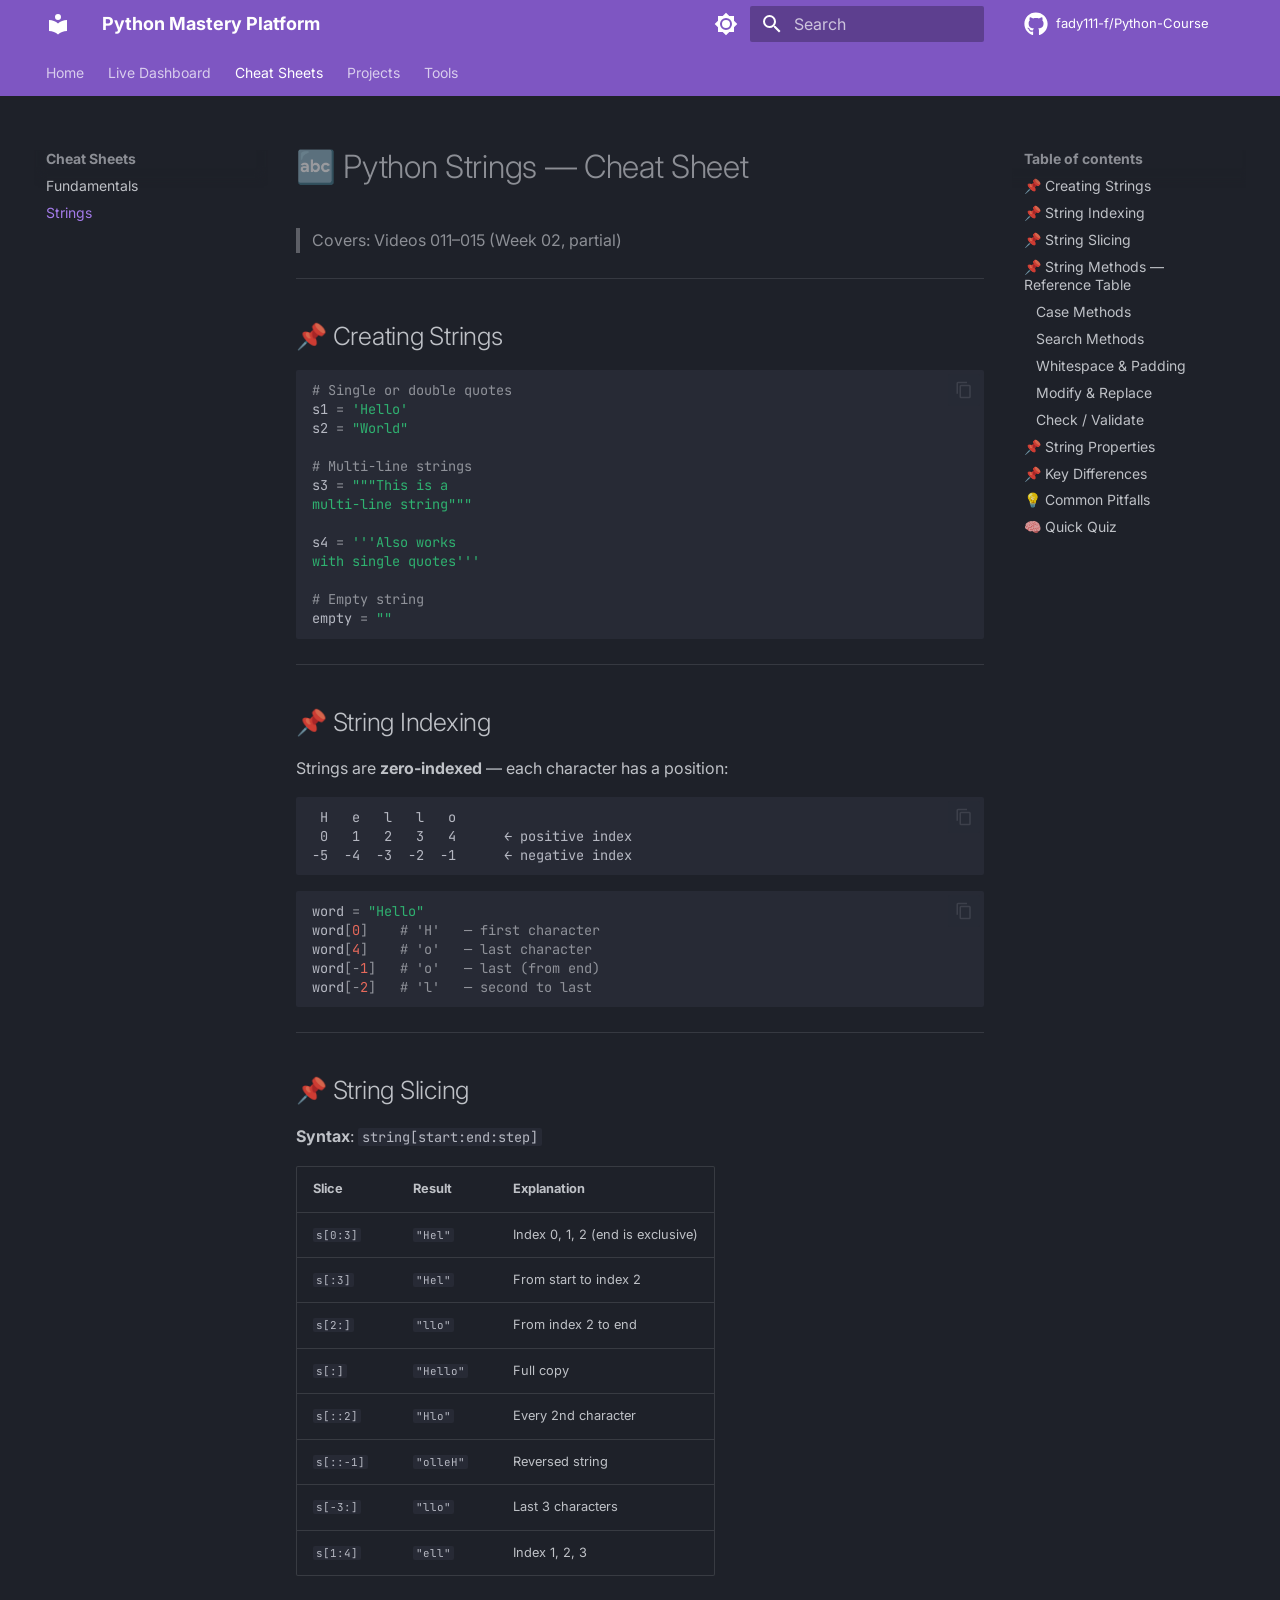
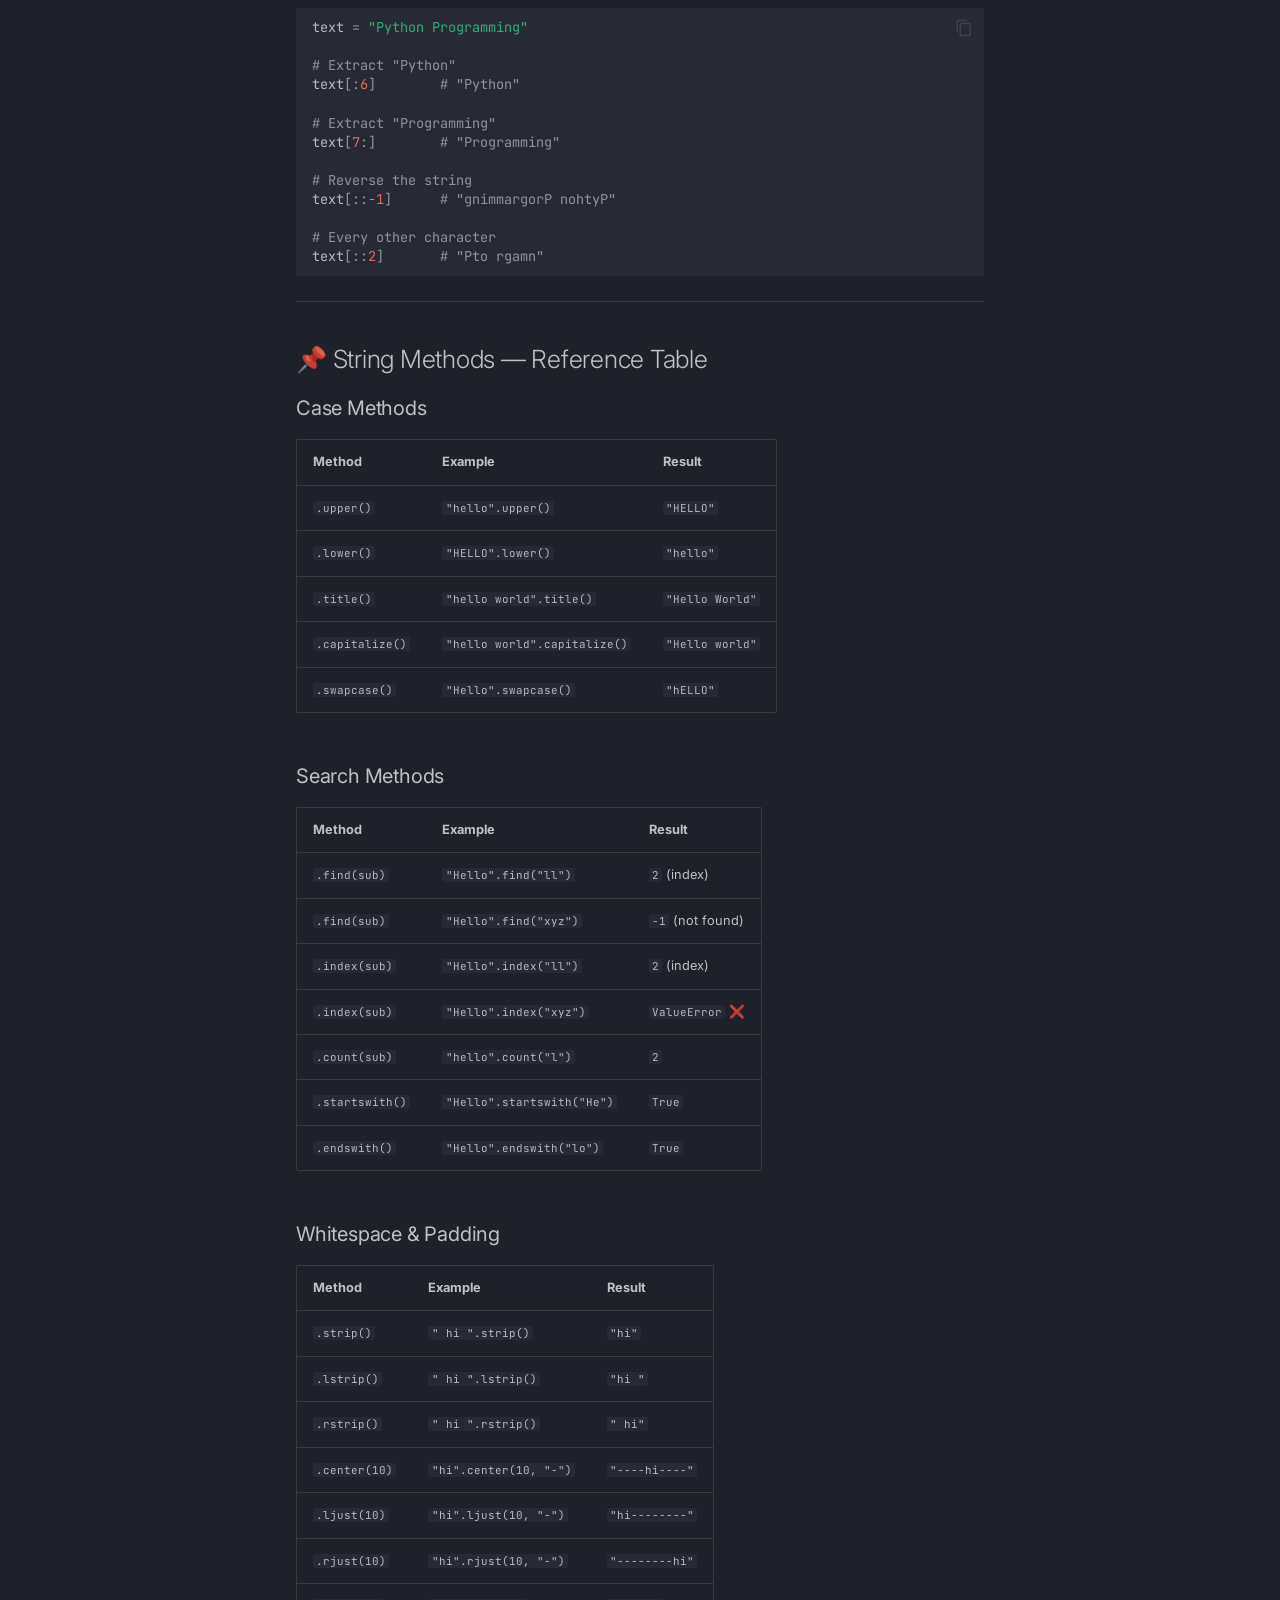
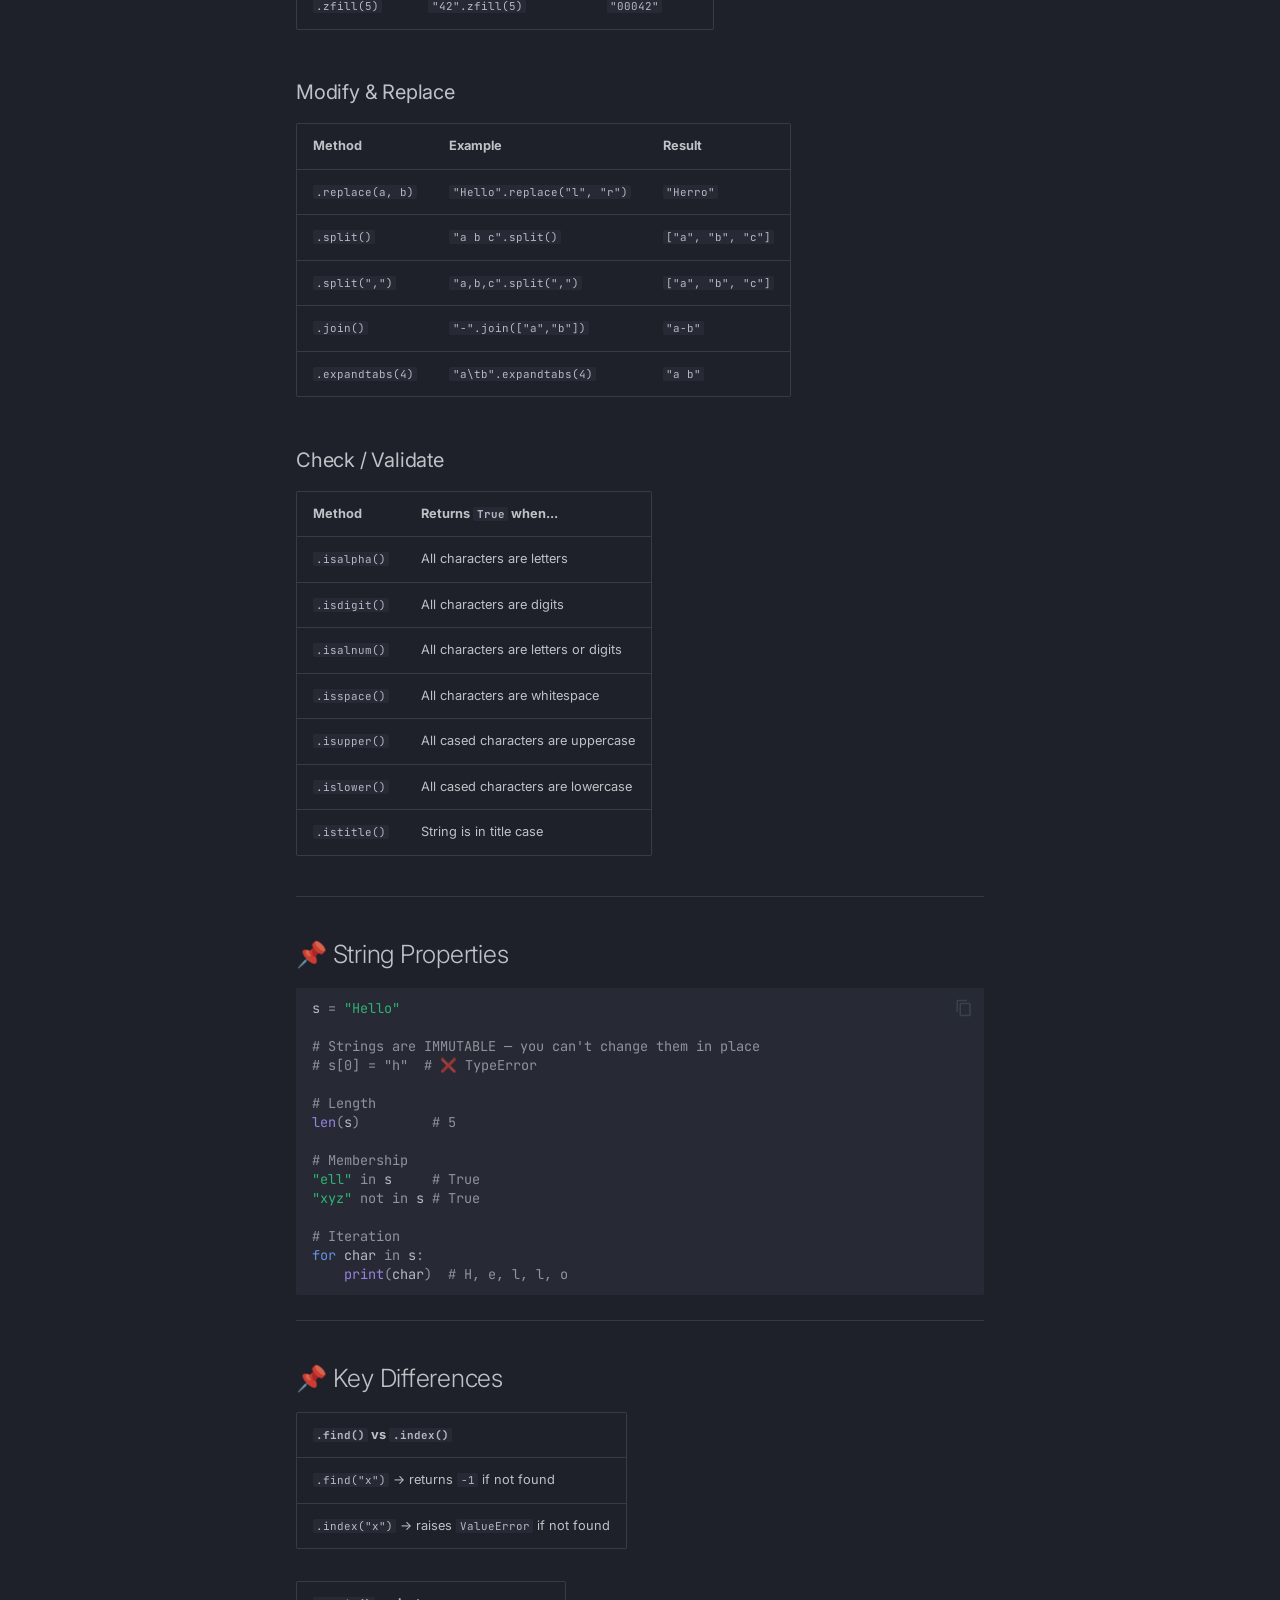
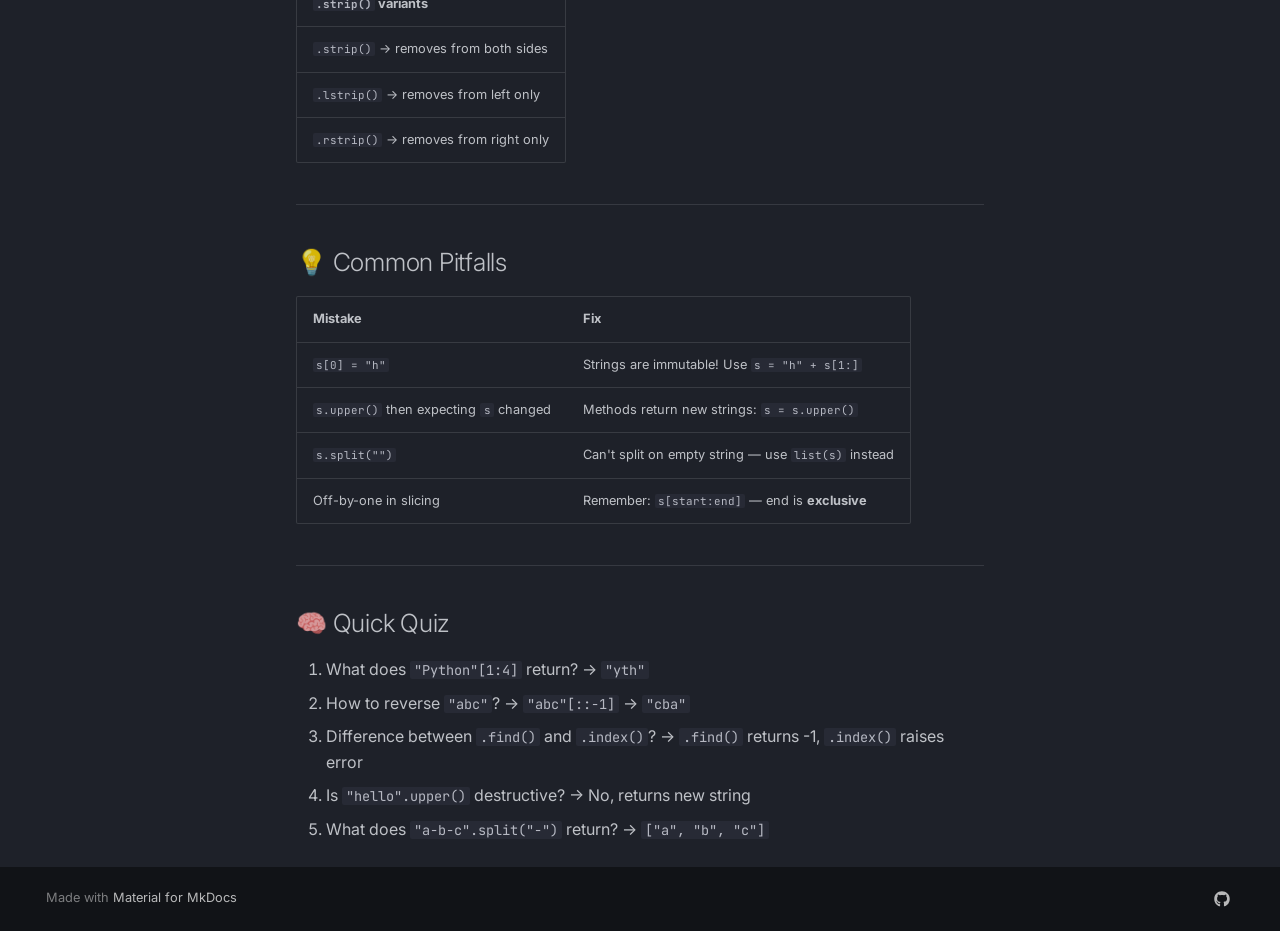
<file: cheatsheets/02_strings/index.html>
<!doctype html>
<html lang="en" class="no-js">
  <head>
    
      <meta charset="utf-8">
      <meta name="viewport" content="width=device-width,initial-scale=1">
      
        <meta name="description" content="A comprehensive, interactive Python learning suite">
      
      
      
        <link rel="canonical" href="https://fady111-f.github.io/Python-Course/cheatsheets/02_strings/">
      
      
        <link rel="prev" href="../01_fundamentals/">
      
      
        <link rel="next" href="../../projects/">
      
      
        
      
      
      <link rel="icon" href="../../assets/images/favicon.png">
      <meta name="generator" content="mkdocs-1.6.1, mkdocs-material-9.7.7">
    
    
      
        <title>Strings - Python Mastery Platform</title>
      
    
    
      <link rel="stylesheet" href="../../assets/stylesheets/main.ec1eaa64.min.css">
      
        
        <link rel="stylesheet" href="../../assets/stylesheets/palette.ab4e12ef.min.css">
      
      


    
    
      
    
    
      
        
        
        <link rel="preconnect" href="https://fonts.gstatic.com" crossorigin>
        <link rel="stylesheet" href="https://fonts.googleapis.com/css?family=Inter:300,300i,400,400i,700,700i%7CJetBrains+Mono:400,400i,700,700i&display=fallback">
        <style>:root{--md-text-font:"Inter";--md-code-font:"JetBrains Mono"}</style>
      
    
    
    <script>__md_scope=new URL("../..",location),__md_hash=e=>[...e].reduce(((e,_)=>(e<<5)-e+_.charCodeAt(0)),0),__md_get=(e,_=localStorage,t=__md_scope)=>JSON.parse(_.getItem(t.pathname+"."+e)),__md_set=(e,_,t=localStorage,a=__md_scope)=>{try{t.setItem(a.pathname+"."+e,JSON.stringify(_))}catch(e){}}</script>
    
      

    
    
  </head>
  
  
    
    
      
    
    
    
    
    <body dir="ltr" data-md-color-scheme="slate" data-md-color-primary="deep-purple" data-md-color-accent="amber">
  
    
    <input class="md-toggle" data-md-toggle="drawer" type="checkbox" id="__drawer" autocomplete="off">
    <input class="md-toggle" data-md-toggle="search" type="checkbox" id="__search" autocomplete="off">
    <label class="md-overlay" for="__drawer"></label>
    <div data-md-component="skip">
      
        
        <a href="#python-strings-cheat-sheet" class="md-skip">
          Skip to content
        </a>
      
    </div>
    <div data-md-component="announce">
      
    </div>
    
    
      

<header class="md-header" data-md-component="header">
  <nav class="md-header__inner md-grid" aria-label="Header">
    <a href="../.." title="Python Mastery Platform" class="md-header__button md-logo" aria-label="Python Mastery Platform" data-md-component="logo">
      
  
  <svg xmlns="http://www.w3.org/2000/svg" viewBox="0 0 24 24"><path d="M12 8a3 3 0 0 0 3-3 3 3 0 0 0-3-3 3 3 0 0 0-3 3 3 3 0 0 0 3 3m0 3.54C9.64 9.35 6.5 8 3 8v11c3.5 0 6.64 1.35 9 3.54 2.36-2.19 5.5-3.54 9-3.54V8c-3.5 0-6.64 1.35-9 3.54"/></svg>

    </a>
    <label class="md-header__button md-icon" for="__drawer">
      
      <svg xmlns="http://www.w3.org/2000/svg" viewBox="0 0 24 24"><path d="M3 6h18v2H3zm0 5h18v2H3zm0 5h18v2H3z"/></svg>
    </label>
    <div class="md-header__title" data-md-component="header-title">
      <div class="md-header__ellipsis">
        <div class="md-header__topic">
          <span class="md-ellipsis">
            Python Mastery Platform
          </span>
        </div>
        <div class="md-header__topic" data-md-component="header-topic">
          <span class="md-ellipsis">
            
              Strings
            
          </span>
        </div>
      </div>
    </div>
    
      
        <form class="md-header__option" data-md-component="palette">
  
    
    
    
    <input class="md-option" data-md-color-media="" data-md-color-scheme="slate" data-md-color-primary="deep-purple" data-md-color-accent="amber"  aria-label="Switch to light mode"  type="radio" name="__palette" id="__palette_0">
    
      <label class="md-header__button md-icon" title="Switch to light mode" for="__palette_1" hidden>
        <svg xmlns="http://www.w3.org/2000/svg" viewBox="0 0 24 24"><path d="M12 8a4 4 0 0 0-4 4 4 4 0 0 0 4 4 4 4 0 0 0 4-4 4 4 0 0 0-4-4m0 10a6 6 0 0 1-6-6 6 6 0 0 1 6-6 6 6 0 0 1 6 6 6 6 0 0 1-6 6m8-9.31V4h-4.69L12 .69 8.69 4H4v4.69L.69 12 4 15.31V20h4.69L12 23.31 15.31 20H20v-4.69L23.31 12z"/></svg>
      </label>
    
  
    
    
    
    <input class="md-option" data-md-color-media="" data-md-color-scheme="default" data-md-color-primary="deep-purple" data-md-color-accent="amber"  aria-label="Switch to dark mode"  type="radio" name="__palette" id="__palette_1">
    
      <label class="md-header__button md-icon" title="Switch to dark mode" for="__palette_0" hidden>
        <svg xmlns="http://www.w3.org/2000/svg" viewBox="0 0 24 24"><path d="M12 18c-.89 0-1.74-.2-2.5-.55C11.56 16.5 13 14.42 13 12s-1.44-4.5-3.5-5.45C10.26 6.2 11.11 6 12 6a6 6 0 0 1 6 6 6 6 0 0 1-6 6m8-9.31V4h-4.69L12 .69 8.69 4H4v4.69L.69 12 4 15.31V20h4.69L12 23.31 15.31 20H20v-4.69L23.31 12z"/></svg>
      </label>
    
  
</form>
      
    
    
      <script>var palette=__md_get("__palette");if(palette&&palette.color){if("(prefers-color-scheme)"===palette.color.media){var media=matchMedia("(prefers-color-scheme: light)"),input=document.querySelector(media.matches?"[data-md-color-media='(prefers-color-scheme: light)']":"[data-md-color-media='(prefers-color-scheme: dark)']");palette.color.media=input.getAttribute("data-md-color-media"),palette.color.scheme=input.getAttribute("data-md-color-scheme"),palette.color.primary=input.getAttribute("data-md-color-primary"),palette.color.accent=input.getAttribute("data-md-color-accent")}for(var[key,value]of Object.entries(palette.color))document.body.setAttribute("data-md-color-"+key,value)}</script>
    
    
    
      
      
        <label class="md-header__button md-icon" for="__search">
          
          <svg xmlns="http://www.w3.org/2000/svg" viewBox="0 0 24 24"><path d="M9.5 3A6.5 6.5 0 0 1 16 9.5c0 1.61-.59 3.09-1.56 4.23l.27.27h.79l5 5-1.5 1.5-5-5v-.79l-.27-.27A6.52 6.52 0 0 1 9.5 16 6.5 6.5 0 0 1 3 9.5 6.5 6.5 0 0 1 9.5 3m0 2C7 5 5 7 5 9.5S7 14 9.5 14 14 12 14 9.5 12 5 9.5 5"/></svg>
        </label>
        <div class="md-search" data-md-component="search" role="dialog">
  <label class="md-search__overlay" for="__search"></label>
  <div class="md-search__inner" role="search">
    <form class="md-search__form" name="search">
      <input type="text" class="md-search__input" name="query" aria-label="Search" placeholder="Search" autocapitalize="off" autocorrect="off" autocomplete="off" spellcheck="false" data-md-component="search-query" required>
      <label class="md-search__icon md-icon" for="__search">
        
        <svg xmlns="http://www.w3.org/2000/svg" viewBox="0 0 24 24"><path d="M9.5 3A6.5 6.5 0 0 1 16 9.5c0 1.61-.59 3.09-1.56 4.23l.27.27h.79l5 5-1.5 1.5-5-5v-.79l-.27-.27A6.52 6.52 0 0 1 9.5 16 6.5 6.5 0 0 1 3 9.5 6.5 6.5 0 0 1 9.5 3m0 2C7 5 5 7 5 9.5S7 14 9.5 14 14 12 14 9.5 12 5 9.5 5"/></svg>
        
        <svg xmlns="http://www.w3.org/2000/svg" viewBox="0 0 24 24"><path d="M20 11v2H8l5.5 5.5-1.42 1.42L4.16 12l7.92-7.92L13.5 5.5 8 11z"/></svg>
      </label>
      <nav class="md-search__options" aria-label="Search">
        
        <button type="reset" class="md-search__icon md-icon" title="Clear" aria-label="Clear" tabindex="-1">
          
          <svg xmlns="http://www.w3.org/2000/svg" viewBox="0 0 24 24"><path d="M19 6.41 17.59 5 12 10.59 6.41 5 5 6.41 10.59 12 5 17.59 6.41 19 12 13.41 17.59 19 19 17.59 13.41 12z"/></svg>
        </button>
      </nav>
      
        <div class="md-search__suggest" data-md-component="search-suggest"></div>
      
    </form>
    <div class="md-search__output">
      <div class="md-search__scrollwrap" tabindex="0" data-md-scrollfix>
        <div class="md-search-result" data-md-component="search-result">
          <div class="md-search-result__meta">
            Initializing search
          </div>
          <ol class="md-search-result__list" role="presentation"></ol>
        </div>
      </div>
    </div>
  </div>
</div>
      
    
    
      <div class="md-header__source">
        <a href="https://github.com/fady111-f/Python-Course" title="Go to repository" class="md-source" data-md-component="source">
  <div class="md-source__icon md-icon">
    
    <svg xmlns="http://www.w3.org/2000/svg" viewBox="0 0 512 512"><!--! Font Awesome Free 7.1.0 by @fontawesome - https://fontawesome.com License - https://fontawesome.com/license/free (Icons: CC BY 4.0, Fonts: SIL OFL 1.1, Code: MIT License) Copyright 2025 Fonticons, Inc.--><path d="M173.9 397.4c0 2-2.3 3.6-5.2 3.6-3.3.3-5.6-1.3-5.6-3.6 0-2 2.3-3.6 5.2-3.6 3-.3 5.6 1.3 5.6 3.6m-31.1-4.5c-.7 2 1.3 4.3 4.3 4.9 2.6 1 5.6 0 6.2-2s-1.3-4.3-4.3-5.2c-2.6-.7-5.5.3-6.2 2.3m44.2-1.7c-2.9.7-4.9 2.6-4.6 4.9.3 2 2.9 3.3 5.9 2.6 2.9-.7 4.9-2.6 4.6-4.6-.3-1.9-3-3.2-5.9-2.9M252.8 8C114.1 8 8 113.3 8 252c0 110.9 69.8 205.8 169.5 239.2 12.8 2.3 17.3-5.6 17.3-12.1 0-6.2-.3-40.4-.3-61.4 0 0-70 15-84.7-29.8 0 0-11.4-29.1-27.8-36.6 0 0-22.9-15.7 1.6-15.4 0 0 24.9 2 38.6 25.8 21.9 38.6 58.6 27.5 72.9 20.9 2.3-16 8.8-27.1 16-33.7-55.9-6.2-112.3-14.3-112.3-110.5 0-27.5 7.6-41.3 23.6-58.9-2.6-6.5-11.1-33.3 2.6-67.9 20.9-6.5 69 27 69 27 20-5.6 41.5-8.5 62.8-8.5s42.8 2.9 62.8 8.5c0 0 48.1-33.6 69-27 13.7 34.7 5.2 61.4 2.6 67.9 16 17.7 25.8 31.5 25.8 58.9 0 96.5-58.9 104.2-114.8 110.5 9.2 7.9 17 22.9 17 46.4 0 33.7-.3 75.4-.3 83.6 0 6.5 4.6 14.4 17.3 12.1C436.2 457.8 504 362.9 504 252 504 113.3 391.5 8 252.8 8M105.2 352.9c-1.3 1-1 3.3.7 5.2 1.6 1.6 3.9 2.3 5.2 1 1.3-1 1-3.3-.7-5.2-1.6-1.6-3.9-2.3-5.2-1m-10.8-8.1c-.7 1.3.3 2.9 2.3 3.9 1.6 1 3.6.7 4.3-.7.7-1.3-.3-2.9-2.3-3.9-2-.6-3.6-.3-4.3.7m32.4 35.6c-1.6 1.3-1 4.3 1.3 6.2 2.3 2.3 5.2 2.6 6.5 1 1.3-1.3.7-4.3-1.3-6.2-2.2-2.3-5.2-2.6-6.5-1m-11.4-14.7c-1.6 1-1.6 3.6 0 5.9s4.3 3.3 5.6 2.3c1.6-1.3 1.6-3.9 0-6.2-1.4-2.3-4-3.3-5.6-2"/></svg>
  </div>
  <div class="md-source__repository">
    fady111-f/Python-Course
  </div>
</a>
      </div>
    
  </nav>
  
</header>
    
    <div class="md-container" data-md-component="container">
      
      
        
          
            
<nav class="md-tabs" aria-label="Tabs" data-md-component="tabs">
  <div class="md-grid">
    <ul class="md-tabs__list">
      
        
  
  
  
  
    <li class="md-tabs__item">
      <a href="../.." class="md-tabs__link">
        
  
  
    
  
  Home

      </a>
    </li>
  

      
        
  
  
  
  
    <li class="md-tabs__item">
      <a href="../../dashboard/" class="md-tabs__link">
        
  
  
    
  
  Live Dashboard

      </a>
    </li>
  

      
        
  
  
  
    
  
  
    
    
      <li class="md-tabs__item md-tabs__item--active">
        <a href="../01_fundamentals/" class="md-tabs__link">
          
  
  
  Cheat Sheets

        </a>
      </li>
    
  

      
        
  
  
  
  
    
    
      <li class="md-tabs__item">
        <a href="../../projects/" class="md-tabs__link">
          
  
  
  Projects

        </a>
      </li>
    
  

      
        
  
  
  
  
    
    
      <li class="md-tabs__item">
        <a href="../../tools/flashcards/" class="md-tabs__link">
          
  
  
  Tools

        </a>
      </li>
    
  

      
    </ul>
  </div>
</nav>
          
        
      
      <main class="md-main" data-md-component="main">
        <div class="md-main__inner md-grid">
          
            
              
              <div class="md-sidebar md-sidebar--primary" data-md-component="sidebar" data-md-type="navigation" >
                <div class="md-sidebar__scrollwrap">
                  <div class="md-sidebar__inner">
                    


  


<nav class="md-nav md-nav--primary md-nav--lifted" aria-label="Navigation" data-md-level="0">
  <label class="md-nav__title" for="__drawer">
    <a href="../.." title="Python Mastery Platform" class="md-nav__button md-logo" aria-label="Python Mastery Platform" data-md-component="logo">
      
  
  <svg xmlns="http://www.w3.org/2000/svg" viewBox="0 0 24 24"><path d="M12 8a3 3 0 0 0 3-3 3 3 0 0 0-3-3 3 3 0 0 0-3 3 3 3 0 0 0 3 3m0 3.54C9.64 9.35 6.5 8 3 8v11c3.5 0 6.64 1.35 9 3.54 2.36-2.19 5.5-3.54 9-3.54V8c-3.5 0-6.64 1.35-9 3.54"/></svg>

    </a>
    Python Mastery Platform
  </label>
  
    <div class="md-nav__source">
      <a href="https://github.com/fady111-f/Python-Course" title="Go to repository" class="md-source" data-md-component="source">
  <div class="md-source__icon md-icon">
    
    <svg xmlns="http://www.w3.org/2000/svg" viewBox="0 0 512 512"><!--! Font Awesome Free 7.1.0 by @fontawesome - https://fontawesome.com License - https://fontawesome.com/license/free (Icons: CC BY 4.0, Fonts: SIL OFL 1.1, Code: MIT License) Copyright 2025 Fonticons, Inc.--><path d="M173.9 397.4c0 2-2.3 3.6-5.2 3.6-3.3.3-5.6-1.3-5.6-3.6 0-2 2.3-3.6 5.2-3.6 3-.3 5.6 1.3 5.6 3.6m-31.1-4.5c-.7 2 1.3 4.3 4.3 4.9 2.6 1 5.6 0 6.2-2s-1.3-4.3-4.3-5.2c-2.6-.7-5.5.3-6.2 2.3m44.2-1.7c-2.9.7-4.9 2.6-4.6 4.9.3 2 2.9 3.3 5.9 2.6 2.9-.7 4.9-2.6 4.6-4.6-.3-1.9-3-3.2-5.9-2.9M252.8 8C114.1 8 8 113.3 8 252c0 110.9 69.8 205.8 169.5 239.2 12.8 2.3 17.3-5.6 17.3-12.1 0-6.2-.3-40.4-.3-61.4 0 0-70 15-84.7-29.8 0 0-11.4-29.1-27.8-36.6 0 0-22.9-15.7 1.6-15.4 0 0 24.9 2 38.6 25.8 21.9 38.6 58.6 27.5 72.9 20.9 2.3-16 8.8-27.1 16-33.7-55.9-6.2-112.3-14.3-112.3-110.5 0-27.5 7.6-41.3 23.6-58.9-2.6-6.5-11.1-33.3 2.6-67.9 20.9-6.5 69 27 69 27 20-5.6 41.5-8.5 62.8-8.5s42.8 2.9 62.8 8.5c0 0 48.1-33.6 69-27 13.7 34.7 5.2 61.4 2.6 67.9 16 17.7 25.8 31.5 25.8 58.9 0 96.5-58.9 104.2-114.8 110.5 9.2 7.9 17 22.9 17 46.4 0 33.7-.3 75.4-.3 83.6 0 6.5 4.6 14.4 17.3 12.1C436.2 457.8 504 362.9 504 252 504 113.3 391.5 8 252.8 8M105.2 352.9c-1.3 1-1 3.3.7 5.2 1.6 1.6 3.9 2.3 5.2 1 1.3-1 1-3.3-.7-5.2-1.6-1.6-3.9-2.3-5.2-1m-10.8-8.1c-.7 1.3.3 2.9 2.3 3.9 1.6 1 3.6.7 4.3-.7.7-1.3-.3-2.9-2.3-3.9-2-.6-3.6-.3-4.3.7m32.4 35.6c-1.6 1.3-1 4.3 1.3 6.2 2.3 2.3 5.2 2.6 6.5 1 1.3-1.3.7-4.3-1.3-6.2-2.2-2.3-5.2-2.6-6.5-1m-11.4-14.7c-1.6 1-1.6 3.6 0 5.9s4.3 3.3 5.6 2.3c1.6-1.3 1.6-3.9 0-6.2-1.4-2.3-4-3.3-5.6-2"/></svg>
  </div>
  <div class="md-source__repository">
    fady111-f/Python-Course
  </div>
</a>
    </div>
  
  <ul class="md-nav__list" data-md-scrollfix>
    
      
      
  
  
  
  
    <li class="md-nav__item">
      <a href="../.." class="md-nav__link">
        
  
  
  <span class="md-ellipsis">
    
  
    Home
  

    
  </span>
  
  

      </a>
    </li>
  

    
      
      
  
  
  
  
    <li class="md-nav__item">
      <a href="../../dashboard/" class="md-nav__link">
        
  
  
  <span class="md-ellipsis">
    
  
    Live Dashboard
  

    
  </span>
  
  

      </a>
    </li>
  

    
      
      
  
  
    
  
  
  
    
    
    
    
      
        
        
      
      
        
      
    
    
    <li class="md-nav__item md-nav__item--active md-nav__item--section md-nav__item--nested">
      
        
        
        <input class="md-nav__toggle md-toggle " type="checkbox" id="__nav_3" checked>
        
          
          <label class="md-nav__link" for="__nav_3" id="__nav_3_label" tabindex="">
            
  
  
  <span class="md-ellipsis">
    
  
    Cheat Sheets
  

    
  </span>
  
  

            <span class="md-nav__icon md-icon"></span>
          </label>
        
        <nav class="md-nav" data-md-level="1" aria-labelledby="__nav_3_label" aria-expanded="true">
          <label class="md-nav__title" for="__nav_3">
            <span class="md-nav__icon md-icon"></span>
            
  
    Cheat Sheets
  

          </label>
          <ul class="md-nav__list" data-md-scrollfix>
            
              
                
  
  
  
  
    <li class="md-nav__item">
      <a href="../01_fundamentals/" class="md-nav__link">
        
  
  
  <span class="md-ellipsis">
    
  
    Fundamentals
  

    
  </span>
  
  

      </a>
    </li>
  

              
            
              
                
  
  
    
  
  
  
    <li class="md-nav__item md-nav__item--active">
      
      <input class="md-nav__toggle md-toggle" type="checkbox" id="__toc">
      
      
        
      
      
        <label class="md-nav__link md-nav__link--active" for="__toc">
          
  
  
  <span class="md-ellipsis">
    
  
    Strings
  

    
  </span>
  
  

          <span class="md-nav__icon md-icon"></span>
        </label>
      
      <a href="./" class="md-nav__link md-nav__link--active">
        
  
  
  <span class="md-ellipsis">
    
  
    Strings
  

    
  </span>
  
  

      </a>
      
        

<nav class="md-nav md-nav--secondary" aria-label="Table of contents">
  
  
  
    
  
  
    <label class="md-nav__title" for="__toc">
      <span class="md-nav__icon md-icon"></span>
      Table of contents
    </label>
    <ul class="md-nav__list" data-md-component="toc" data-md-scrollfix>
      
        <li class="md-nav__item">
  <a href="#creating-strings" class="md-nav__link">
    <span class="md-ellipsis">
      
        📌 Creating Strings
      
    </span>
  </a>
  
</li>
      
        <li class="md-nav__item">
  <a href="#string-indexing" class="md-nav__link">
    <span class="md-ellipsis">
      
        📌 String Indexing
      
    </span>
  </a>
  
</li>
      
        <li class="md-nav__item">
  <a href="#string-slicing" class="md-nav__link">
    <span class="md-ellipsis">
      
        📌 String Slicing
      
    </span>
  </a>
  
</li>
      
        <li class="md-nav__item">
  <a href="#string-methods-reference-table" class="md-nav__link">
    <span class="md-ellipsis">
      
        📌 String Methods — Reference Table
      
    </span>
  </a>
  
    <nav class="md-nav" aria-label="📌 String Methods — Reference Table">
      <ul class="md-nav__list">
        
          <li class="md-nav__item">
  <a href="#case-methods" class="md-nav__link">
    <span class="md-ellipsis">
      
        Case Methods
      
    </span>
  </a>
  
</li>
        
          <li class="md-nav__item">
  <a href="#search-methods" class="md-nav__link">
    <span class="md-ellipsis">
      
        Search Methods
      
    </span>
  </a>
  
</li>
        
          <li class="md-nav__item">
  <a href="#whitespace-padding" class="md-nav__link">
    <span class="md-ellipsis">
      
        Whitespace &amp; Padding
      
    </span>
  </a>
  
</li>
        
          <li class="md-nav__item">
  <a href="#modify-replace" class="md-nav__link">
    <span class="md-ellipsis">
      
        Modify &amp; Replace
      
    </span>
  </a>
  
</li>
        
          <li class="md-nav__item">
  <a href="#check-validate" class="md-nav__link">
    <span class="md-ellipsis">
      
        Check / Validate
      
    </span>
  </a>
  
</li>
        
      </ul>
    </nav>
  
</li>
      
        <li class="md-nav__item">
  <a href="#string-properties" class="md-nav__link">
    <span class="md-ellipsis">
      
        📌 String Properties
      
    </span>
  </a>
  
</li>
      
        <li class="md-nav__item">
  <a href="#key-differences" class="md-nav__link">
    <span class="md-ellipsis">
      
        📌 Key Differences
      
    </span>
  </a>
  
</li>
      
        <li class="md-nav__item">
  <a href="#common-pitfalls" class="md-nav__link">
    <span class="md-ellipsis">
      
        💡 Common Pitfalls
      
    </span>
  </a>
  
</li>
      
        <li class="md-nav__item">
  <a href="#quick-quiz" class="md-nav__link">
    <span class="md-ellipsis">
      
        🧠 Quick Quiz
      
    </span>
  </a>
  
</li>
      
    </ul>
  
</nav>
      
    </li>
  

              
            
          </ul>
        </nav>
      
    </li>
  

    
      
      
  
  
  
  
    
    
    
    
      
      
        
      
    
    
    <li class="md-nav__item md-nav__item--nested">
      
        
        
          
        
        <input class="md-nav__toggle md-toggle md-toggle--indeterminate" type="checkbox" id="__nav_4" >
        
          
          <label class="md-nav__link" for="__nav_4" id="__nav_4_label" tabindex="0">
            
  
  
  <span class="md-ellipsis">
    
  
    Projects
  

    
  </span>
  
  

            <span class="md-nav__icon md-icon"></span>
          </label>
        
        <nav class="md-nav" data-md-level="1" aria-labelledby="__nav_4_label" aria-expanded="false">
          <label class="md-nav__title" for="__nav_4">
            <span class="md-nav__icon md-icon"></span>
            
  
    Projects
  

          </label>
          <ul class="md-nav__list" data-md-scrollfix>
            
              
                
  
  
  
  
    <li class="md-nav__item">
      <a href="../../projects/" class="md-nav__link">
        
  
  
  <span class="md-ellipsis">
    
  
    Overview
  

    
  </span>
  
  

      </a>
    </li>
  

              
            
              
                
  
  
  
  
    <li class="md-nav__item">
      <a href="../../projects/01_personal_card_generator/" class="md-nav__link">
        
  
  
  <span class="md-ellipsis">
    
  
    Personal Card Generator
  

    
  </span>
  
  

      </a>
    </li>
  

              
            
              
                
  
  
  
  
    <li class="md-nav__item">
      <a href="../../projects/02_mad_libs_game/" class="md-nav__link">
        
  
  
  <span class="md-ellipsis">
    
  
    Mad Libs Game
  

    
  </span>
  
  

      </a>
    </li>
  

              
            
              
                
  
  
  
  
    <li class="md-nav__item">
      <a href="../../projects/03_text_analyzer/" class="md-nav__link">
        
  
  
  <span class="md-ellipsis">
    
  
    Text Analyzer
  

    
  </span>
  
  

      </a>
    </li>
  

              
            
          </ul>
        </nav>
      
    </li>
  

    
      
      
  
  
  
  
    
    
    
    
      
      
        
      
    
    
    <li class="md-nav__item md-nav__item--nested">
      
        
        
          
        
        <input class="md-nav__toggle md-toggle md-toggle--indeterminate" type="checkbox" id="__nav_5" >
        
          
          <label class="md-nav__link" for="__nav_5" id="__nav_5_label" tabindex="0">
            
  
  
  <span class="md-ellipsis">
    
  
    Tools
  

    
  </span>
  
  

            <span class="md-nav__icon md-icon"></span>
          </label>
        
        <nav class="md-nav" data-md-level="1" aria-labelledby="__nav_5_label" aria-expanded="false">
          <label class="md-nav__title" for="__nav_5">
            <span class="md-nav__icon md-icon"></span>
            
  
    Tools
  

          </label>
          <ul class="md-nav__list" data-md-scrollfix>
            
              
                
  
  
  
  
    <li class="md-nav__item">
      <a href="../../tools/flashcards/" class="md-nav__link">
        
  
  
  <span class="md-ellipsis">
    
  
    Flashcards
  

    
  </span>
  
  

      </a>
    </li>
  

              
            
              
                
  
  
  
  
    <li class="md-nav__item">
      <a href="../../tools/dashboard/" class="md-nav__link">
        
  
  
  <span class="md-ellipsis">
    
  
    Dashboard Guide
  

    
  </span>
  
  

      </a>
    </li>
  

              
            
              
                
  
  
  
  
    <li class="md-nav__item">
      <a href="../../tools/course_runner/" class="md-nav__link">
        
  
  
  <span class="md-ellipsis">
    
  
    Course CLI
  

    
  </span>
  
  

      </a>
    </li>
  

              
            
          </ul>
        </nav>
      
    </li>
  

    
  </ul>
</nav>
                  </div>
                </div>
              </div>
            
            
              
              <div class="md-sidebar md-sidebar--secondary" data-md-component="sidebar" data-md-type="toc" >
                <div class="md-sidebar__scrollwrap">
                  <div class="md-sidebar__inner">
                    

<nav class="md-nav md-nav--secondary" aria-label="Table of contents">
  
  
  
    
  
  
    <label class="md-nav__title" for="__toc">
      <span class="md-nav__icon md-icon"></span>
      Table of contents
    </label>
    <ul class="md-nav__list" data-md-component="toc" data-md-scrollfix>
      
        <li class="md-nav__item">
  <a href="#creating-strings" class="md-nav__link">
    <span class="md-ellipsis">
      
        📌 Creating Strings
      
    </span>
  </a>
  
</li>
      
        <li class="md-nav__item">
  <a href="#string-indexing" class="md-nav__link">
    <span class="md-ellipsis">
      
        📌 String Indexing
      
    </span>
  </a>
  
</li>
      
        <li class="md-nav__item">
  <a href="#string-slicing" class="md-nav__link">
    <span class="md-ellipsis">
      
        📌 String Slicing
      
    </span>
  </a>
  
</li>
      
        <li class="md-nav__item">
  <a href="#string-methods-reference-table" class="md-nav__link">
    <span class="md-ellipsis">
      
        📌 String Methods — Reference Table
      
    </span>
  </a>
  
    <nav class="md-nav" aria-label="📌 String Methods — Reference Table">
      <ul class="md-nav__list">
        
          <li class="md-nav__item">
  <a href="#case-methods" class="md-nav__link">
    <span class="md-ellipsis">
      
        Case Methods
      
    </span>
  </a>
  
</li>
        
          <li class="md-nav__item">
  <a href="#search-methods" class="md-nav__link">
    <span class="md-ellipsis">
      
        Search Methods
      
    </span>
  </a>
  
</li>
        
          <li class="md-nav__item">
  <a href="#whitespace-padding" class="md-nav__link">
    <span class="md-ellipsis">
      
        Whitespace &amp; Padding
      
    </span>
  </a>
  
</li>
        
          <li class="md-nav__item">
  <a href="#modify-replace" class="md-nav__link">
    <span class="md-ellipsis">
      
        Modify &amp; Replace
      
    </span>
  </a>
  
</li>
        
          <li class="md-nav__item">
  <a href="#check-validate" class="md-nav__link">
    <span class="md-ellipsis">
      
        Check / Validate
      
    </span>
  </a>
  
</li>
        
      </ul>
    </nav>
  
</li>
      
        <li class="md-nav__item">
  <a href="#string-properties" class="md-nav__link">
    <span class="md-ellipsis">
      
        📌 String Properties
      
    </span>
  </a>
  
</li>
      
        <li class="md-nav__item">
  <a href="#key-differences" class="md-nav__link">
    <span class="md-ellipsis">
      
        📌 Key Differences
      
    </span>
  </a>
  
</li>
      
        <li class="md-nav__item">
  <a href="#common-pitfalls" class="md-nav__link">
    <span class="md-ellipsis">
      
        💡 Common Pitfalls
      
    </span>
  </a>
  
</li>
      
        <li class="md-nav__item">
  <a href="#quick-quiz" class="md-nav__link">
    <span class="md-ellipsis">
      
        🧠 Quick Quiz
      
    </span>
  </a>
  
</li>
      
    </ul>
  
</nav>
                  </div>
                </div>
              </div>
            
          
          
            <div class="md-content" data-md-component="content">
              
              <article class="md-content__inner md-typeset">
                
                  


  
  


<h1 id="python-strings-cheat-sheet">🔤 Python Strings — Cheat Sheet<a class="headerlink" href="#python-strings-cheat-sheet" title="Permanent link">&para;</a></h1>
<blockquote>
<p>Covers: Videos 011–015 (Week 02, partial)</p>
</blockquote>
<hr />
<h2 id="creating-strings">📌 Creating Strings<a class="headerlink" href="#creating-strings" title="Permanent link">&para;</a></h2>
<div class="highlight"><pre><span></span><code><a id="__codelineno-0-1" name="__codelineno-0-1" href="#__codelineno-0-1"></a><span class="c1"># Single or double quotes</span>
<a id="__codelineno-0-2" name="__codelineno-0-2" href="#__codelineno-0-2"></a><span class="n">s1</span> <span class="o">=</span> <span class="s1">&#39;Hello&#39;</span>
<a id="__codelineno-0-3" name="__codelineno-0-3" href="#__codelineno-0-3"></a><span class="n">s2</span> <span class="o">=</span> <span class="s2">&quot;World&quot;</span>
<a id="__codelineno-0-4" name="__codelineno-0-4" href="#__codelineno-0-4"></a>
<a id="__codelineno-0-5" name="__codelineno-0-5" href="#__codelineno-0-5"></a><span class="c1"># Multi-line strings</span>
<a id="__codelineno-0-6" name="__codelineno-0-6" href="#__codelineno-0-6"></a><span class="n">s3</span> <span class="o">=</span> <span class="s2">&quot;&quot;&quot;This is a</span>
<a id="__codelineno-0-7" name="__codelineno-0-7" href="#__codelineno-0-7"></a><span class="s2">multi-line string&quot;&quot;&quot;</span>
<a id="__codelineno-0-8" name="__codelineno-0-8" href="#__codelineno-0-8"></a>
<a id="__codelineno-0-9" name="__codelineno-0-9" href="#__codelineno-0-9"></a><span class="n">s4</span> <span class="o">=</span> <span class="s1">&#39;&#39;&#39;Also works</span>
<a id="__codelineno-0-10" name="__codelineno-0-10" href="#__codelineno-0-10"></a><span class="s1">with single quotes&#39;&#39;&#39;</span>
<a id="__codelineno-0-11" name="__codelineno-0-11" href="#__codelineno-0-11"></a>
<a id="__codelineno-0-12" name="__codelineno-0-12" href="#__codelineno-0-12"></a><span class="c1"># Empty string</span>
<a id="__codelineno-0-13" name="__codelineno-0-13" href="#__codelineno-0-13"></a><span class="n">empty</span> <span class="o">=</span> <span class="s2">&quot;&quot;</span>
</code></pre></div>
<hr />
<h2 id="string-indexing">📌 String Indexing<a class="headerlink" href="#string-indexing" title="Permanent link">&para;</a></h2>
<p>Strings are <strong>zero-indexed</strong> — each character has a position:</p>
<div class="highlight"><pre><span></span><code><a id="__codelineno-1-1" name="__codelineno-1-1" href="#__codelineno-1-1"></a> H   e   l   l   o
<a id="__codelineno-1-2" name="__codelineno-1-2" href="#__codelineno-1-2"></a> 0   1   2   3   4      ← positive index
<a id="__codelineno-1-3" name="__codelineno-1-3" href="#__codelineno-1-3"></a>-5  -4  -3  -2  -1      ← negative index
</code></pre></div>
<div class="highlight"><pre><span></span><code><a id="__codelineno-2-1" name="__codelineno-2-1" href="#__codelineno-2-1"></a><span class="n">word</span> <span class="o">=</span> <span class="s2">&quot;Hello&quot;</span>
<a id="__codelineno-2-2" name="__codelineno-2-2" href="#__codelineno-2-2"></a><span class="n">word</span><span class="p">[</span><span class="mi">0</span><span class="p">]</span>    <span class="c1"># &#39;H&#39;   — first character</span>
<a id="__codelineno-2-3" name="__codelineno-2-3" href="#__codelineno-2-3"></a><span class="n">word</span><span class="p">[</span><span class="mi">4</span><span class="p">]</span>    <span class="c1"># &#39;o&#39;   — last character</span>
<a id="__codelineno-2-4" name="__codelineno-2-4" href="#__codelineno-2-4"></a><span class="n">word</span><span class="p">[</span><span class="o">-</span><span class="mi">1</span><span class="p">]</span>   <span class="c1"># &#39;o&#39;   — last (from end)</span>
<a id="__codelineno-2-5" name="__codelineno-2-5" href="#__codelineno-2-5"></a><span class="n">word</span><span class="p">[</span><span class="o">-</span><span class="mi">2</span><span class="p">]</span>   <span class="c1"># &#39;l&#39;   — second to last</span>
</code></pre></div>
<hr />
<h2 id="string-slicing">📌 String Slicing<a class="headerlink" href="#string-slicing" title="Permanent link">&para;</a></h2>
<p><strong>Syntax</strong>: <code>string[start:end:step]</code></p>
<table>
<thead>
<tr>
<th>Slice</th>
<th>Result</th>
<th>Explanation</th>
</tr>
</thead>
<tbody>
<tr>
<td><code>s[0:3]</code></td>
<td><code>"Hel"</code></td>
<td>Index 0, 1, 2 (end is exclusive)</td>
</tr>
<tr>
<td><code>s[:3]</code></td>
<td><code>"Hel"</code></td>
<td>From start to index 2</td>
</tr>
<tr>
<td><code>s[2:]</code></td>
<td><code>"llo"</code></td>
<td>From index 2 to end</td>
</tr>
<tr>
<td><code>s[:]</code></td>
<td><code>"Hello"</code></td>
<td>Full copy</td>
</tr>
<tr>
<td><code>s[::2]</code></td>
<td><code>"Hlo"</code></td>
<td>Every 2nd character</td>
</tr>
<tr>
<td><code>s[::-1]</code></td>
<td><code>"olleH"</code></td>
<td>Reversed string</td>
</tr>
<tr>
<td><code>s[-3:]</code></td>
<td><code>"llo"</code></td>
<td>Last 3 characters</td>
</tr>
<tr>
<td><code>s[1:4]</code></td>
<td><code>"ell"</code></td>
<td>Index 1, 2, 3</td>
</tr>
</tbody>
</table>
<div class="highlight"><pre><span></span><code><a id="__codelineno-3-1" name="__codelineno-3-1" href="#__codelineno-3-1"></a><span class="n">text</span> <span class="o">=</span> <span class="s2">&quot;Python Programming&quot;</span>
<a id="__codelineno-3-2" name="__codelineno-3-2" href="#__codelineno-3-2"></a>
<a id="__codelineno-3-3" name="__codelineno-3-3" href="#__codelineno-3-3"></a><span class="c1"># Extract &quot;Python&quot;</span>
<a id="__codelineno-3-4" name="__codelineno-3-4" href="#__codelineno-3-4"></a><span class="n">text</span><span class="p">[:</span><span class="mi">6</span><span class="p">]</span>        <span class="c1"># &quot;Python&quot;</span>
<a id="__codelineno-3-5" name="__codelineno-3-5" href="#__codelineno-3-5"></a>
<a id="__codelineno-3-6" name="__codelineno-3-6" href="#__codelineno-3-6"></a><span class="c1"># Extract &quot;Programming&quot;</span>
<a id="__codelineno-3-7" name="__codelineno-3-7" href="#__codelineno-3-7"></a><span class="n">text</span><span class="p">[</span><span class="mi">7</span><span class="p">:]</span>        <span class="c1"># &quot;Programming&quot;</span>
<a id="__codelineno-3-8" name="__codelineno-3-8" href="#__codelineno-3-8"></a>
<a id="__codelineno-3-9" name="__codelineno-3-9" href="#__codelineno-3-9"></a><span class="c1"># Reverse the string</span>
<a id="__codelineno-3-10" name="__codelineno-3-10" href="#__codelineno-3-10"></a><span class="n">text</span><span class="p">[::</span><span class="o">-</span><span class="mi">1</span><span class="p">]</span>      <span class="c1"># &quot;gnimmargorP nohtyP&quot;</span>
<a id="__codelineno-3-11" name="__codelineno-3-11" href="#__codelineno-3-11"></a>
<a id="__codelineno-3-12" name="__codelineno-3-12" href="#__codelineno-3-12"></a><span class="c1"># Every other character</span>
<a id="__codelineno-3-13" name="__codelineno-3-13" href="#__codelineno-3-13"></a><span class="n">text</span><span class="p">[::</span><span class="mi">2</span><span class="p">]</span>       <span class="c1"># &quot;Pto rgamn&quot;</span>
</code></pre></div>
<hr />
<h2 id="string-methods-reference-table">📌 String Methods — Reference Table<a class="headerlink" href="#string-methods-reference-table" title="Permanent link">&para;</a></h2>
<h3 id="case-methods">Case Methods<a class="headerlink" href="#case-methods" title="Permanent link">&para;</a></h3>
<table>
<thead>
<tr>
<th>Method</th>
<th>Example</th>
<th>Result</th>
</tr>
</thead>
<tbody>
<tr>
<td><code>.upper()</code></td>
<td><code>"hello".upper()</code></td>
<td><code>"HELLO"</code></td>
</tr>
<tr>
<td><code>.lower()</code></td>
<td><code>"HELLO".lower()</code></td>
<td><code>"hello"</code></td>
</tr>
<tr>
<td><code>.title()</code></td>
<td><code>"hello world".title()</code></td>
<td><code>"Hello World"</code></td>
</tr>
<tr>
<td><code>.capitalize()</code></td>
<td><code>"hello world".capitalize()</code></td>
<td><code>"Hello world"</code></td>
</tr>
<tr>
<td><code>.swapcase()</code></td>
<td><code>"Hello".swapcase()</code></td>
<td><code>"hELLO"</code></td>
</tr>
</tbody>
</table>
<h3 id="search-methods">Search Methods<a class="headerlink" href="#search-methods" title="Permanent link">&para;</a></h3>
<table>
<thead>
<tr>
<th>Method</th>
<th>Example</th>
<th>Result</th>
</tr>
</thead>
<tbody>
<tr>
<td><code>.find(sub)</code></td>
<td><code>"Hello".find("ll")</code></td>
<td><code>2</code> (index)</td>
</tr>
<tr>
<td><code>.find(sub)</code></td>
<td><code>"Hello".find("xyz")</code></td>
<td><code>-1</code> (not found)</td>
</tr>
<tr>
<td><code>.index(sub)</code></td>
<td><code>"Hello".index("ll")</code></td>
<td><code>2</code> (index)</td>
</tr>
<tr>
<td><code>.index(sub)</code></td>
<td><code>"Hello".index("xyz")</code></td>
<td><code>ValueError</code> ❌</td>
</tr>
<tr>
<td><code>.count(sub)</code></td>
<td><code>"hello".count("l")</code></td>
<td><code>2</code></td>
</tr>
<tr>
<td><code>.startswith()</code></td>
<td><code>"Hello".startswith("He")</code></td>
<td><code>True</code></td>
</tr>
<tr>
<td><code>.endswith()</code></td>
<td><code>"Hello".endswith("lo")</code></td>
<td><code>True</code></td>
</tr>
</tbody>
</table>
<h3 id="whitespace-padding">Whitespace &amp; Padding<a class="headerlink" href="#whitespace-padding" title="Permanent link">&para;</a></h3>
<table>
<thead>
<tr>
<th>Method</th>
<th>Example</th>
<th>Result</th>
</tr>
</thead>
<tbody>
<tr>
<td><code>.strip()</code></td>
<td><code>"  hi  ".strip()</code></td>
<td><code>"hi"</code></td>
</tr>
<tr>
<td><code>.lstrip()</code></td>
<td><code>"  hi  ".lstrip()</code></td>
<td><code>"hi  "</code></td>
</tr>
<tr>
<td><code>.rstrip()</code></td>
<td><code>"  hi  ".rstrip()</code></td>
<td><code>"  hi"</code></td>
</tr>
<tr>
<td><code>.center(10)</code></td>
<td><code>"hi".center(10, "-")</code></td>
<td><code>"----hi----"</code></td>
</tr>
<tr>
<td><code>.ljust(10)</code></td>
<td><code>"hi".ljust(10, "-")</code></td>
<td><code>"hi--------"</code></td>
</tr>
<tr>
<td><code>.rjust(10)</code></td>
<td><code>"hi".rjust(10, "-")</code></td>
<td><code>"--------hi"</code></td>
</tr>
<tr>
<td><code>.zfill(5)</code></td>
<td><code>"42".zfill(5)</code></td>
<td><code>"00042"</code></td>
</tr>
</tbody>
</table>
<h3 id="modify-replace">Modify &amp; Replace<a class="headerlink" href="#modify-replace" title="Permanent link">&para;</a></h3>
<table>
<thead>
<tr>
<th>Method</th>
<th>Example</th>
<th>Result</th>
</tr>
</thead>
<tbody>
<tr>
<td><code>.replace(a, b)</code></td>
<td><code>"Hello".replace("l", "r")</code></td>
<td><code>"Herro"</code></td>
</tr>
<tr>
<td><code>.split()</code></td>
<td><code>"a b c".split()</code></td>
<td><code>["a", "b", "c"]</code></td>
</tr>
<tr>
<td><code>.split(",")</code></td>
<td><code>"a,b,c".split(",")</code></td>
<td><code>["a", "b", "c"]</code></td>
</tr>
<tr>
<td><code>.join()</code></td>
<td><code>"-".join(["a","b"])</code></td>
<td><code>"a-b"</code></td>
</tr>
<tr>
<td><code>.expandtabs(4)</code></td>
<td><code>"a\tb".expandtabs(4)</code></td>
<td><code>"a   b"</code></td>
</tr>
</tbody>
</table>
<h3 id="check-validate">Check / Validate<a class="headerlink" href="#check-validate" title="Permanent link">&para;</a></h3>
<table>
<thead>
<tr>
<th>Method</th>
<th>Returns <code>True</code> when...</th>
</tr>
</thead>
<tbody>
<tr>
<td><code>.isalpha()</code></td>
<td>All characters are letters</td>
</tr>
<tr>
<td><code>.isdigit()</code></td>
<td>All characters are digits</td>
</tr>
<tr>
<td><code>.isalnum()</code></td>
<td>All characters are letters or digits</td>
</tr>
<tr>
<td><code>.isspace()</code></td>
<td>All characters are whitespace</td>
</tr>
<tr>
<td><code>.isupper()</code></td>
<td>All cased characters are uppercase</td>
</tr>
<tr>
<td><code>.islower()</code></td>
<td>All cased characters are lowercase</td>
</tr>
<tr>
<td><code>.istitle()</code></td>
<td>String is in title case</td>
</tr>
</tbody>
</table>
<hr />
<h2 id="string-properties">📌 String Properties<a class="headerlink" href="#string-properties" title="Permanent link">&para;</a></h2>
<div class="highlight"><pre><span></span><code><a id="__codelineno-4-1" name="__codelineno-4-1" href="#__codelineno-4-1"></a><span class="n">s</span> <span class="o">=</span> <span class="s2">&quot;Hello&quot;</span>
<a id="__codelineno-4-2" name="__codelineno-4-2" href="#__codelineno-4-2"></a>
<a id="__codelineno-4-3" name="__codelineno-4-3" href="#__codelineno-4-3"></a><span class="c1"># Strings are IMMUTABLE — you can&#39;t change them in place</span>
<a id="__codelineno-4-4" name="__codelineno-4-4" href="#__codelineno-4-4"></a><span class="c1"># s[0] = &quot;h&quot;  # ❌ TypeError</span>
<a id="__codelineno-4-5" name="__codelineno-4-5" href="#__codelineno-4-5"></a>
<a id="__codelineno-4-6" name="__codelineno-4-6" href="#__codelineno-4-6"></a><span class="c1"># Length</span>
<a id="__codelineno-4-7" name="__codelineno-4-7" href="#__codelineno-4-7"></a><span class="nb">len</span><span class="p">(</span><span class="n">s</span><span class="p">)</span>         <span class="c1"># 5</span>
<a id="__codelineno-4-8" name="__codelineno-4-8" href="#__codelineno-4-8"></a>
<a id="__codelineno-4-9" name="__codelineno-4-9" href="#__codelineno-4-9"></a><span class="c1"># Membership</span>
<a id="__codelineno-4-10" name="__codelineno-4-10" href="#__codelineno-4-10"></a><span class="s2">&quot;ell&quot;</span> <span class="ow">in</span> <span class="n">s</span>     <span class="c1"># True</span>
<a id="__codelineno-4-11" name="__codelineno-4-11" href="#__codelineno-4-11"></a><span class="s2">&quot;xyz&quot;</span> <span class="ow">not</span> <span class="ow">in</span> <span class="n">s</span> <span class="c1"># True</span>
<a id="__codelineno-4-12" name="__codelineno-4-12" href="#__codelineno-4-12"></a>
<a id="__codelineno-4-13" name="__codelineno-4-13" href="#__codelineno-4-13"></a><span class="c1"># Iteration</span>
<a id="__codelineno-4-14" name="__codelineno-4-14" href="#__codelineno-4-14"></a><span class="k">for</span> <span class="n">char</span> <span class="ow">in</span> <span class="n">s</span><span class="p">:</span>
<a id="__codelineno-4-15" name="__codelineno-4-15" href="#__codelineno-4-15"></a>    <span class="nb">print</span><span class="p">(</span><span class="n">char</span><span class="p">)</span>  <span class="c1"># H, e, l, l, o</span>
</code></pre></div>
<hr />
<h2 id="key-differences">📌 Key Differences<a class="headerlink" href="#key-differences" title="Permanent link">&para;</a></h2>
<table>
<thead>
<tr>
<th><code>.find()</code> vs <code>.index()</code></th>
</tr>
</thead>
<tbody>
<tr>
<td><code>.find("x")</code> → returns <code>-1</code> if not found</td>
</tr>
<tr>
<td><code>.index("x")</code> → raises <code>ValueError</code> if not found</td>
</tr>
</tbody>
</table>
<table>
<thead>
<tr>
<th><code>.strip()</code> variants</th>
</tr>
</thead>
<tbody>
<tr>
<td><code>.strip()</code> → removes from both sides</td>
</tr>
<tr>
<td><code>.lstrip()</code> → removes from left only</td>
</tr>
<tr>
<td><code>.rstrip()</code> → removes from right only</td>
</tr>
</tbody>
</table>
<hr />
<h2 id="common-pitfalls">💡 Common Pitfalls<a class="headerlink" href="#common-pitfalls" title="Permanent link">&para;</a></h2>
<table>
<thead>
<tr>
<th>Mistake</th>
<th>Fix</th>
</tr>
</thead>
<tbody>
<tr>
<td><code>s[0] = "h"</code></td>
<td>Strings are immutable! Use <code>s = "h" + s[1:]</code></td>
</tr>
<tr>
<td><code>s.upper()</code> then expecting <code>s</code> changed</td>
<td>Methods return new strings: <code>s = s.upper()</code></td>
</tr>
<tr>
<td><code>s.split("")</code></td>
<td>Can't split on empty string — use <code>list(s)</code> instead</td>
</tr>
<tr>
<td>Off-by-one in slicing</td>
<td>Remember: <code>s[start:end]</code> — end is <strong>exclusive</strong></td>
</tr>
</tbody>
</table>
<hr />
<h2 id="quick-quiz">🧠 Quick Quiz<a class="headerlink" href="#quick-quiz" title="Permanent link">&para;</a></h2>
<ol>
<li>What does <code>"Python"[1:4]</code> return? → <code>"yth"</code></li>
<li>How to reverse <code>"abc"</code>? → <code>"abc"[::-1]</code> → <code>"cba"</code></li>
<li>Difference between <code>.find()</code> and <code>.index()</code>? → <code>.find()</code> returns -1, <code>.index()</code> raises error</li>
<li>Is <code>"hello".upper()</code> destructive? → No, returns new string</li>
<li>What does <code>"a-b-c".split("-")</code> return? → <code>["a", "b", "c"]</code></li>
</ol>












                
              </article>
            </div>
          
          
<script>var target=document.getElementById(location.hash.slice(1));target&&target.name&&(target.checked=target.name.startsWith("__tabbed_"))</script>
        </div>
        
          <button type="button" class="md-top md-icon" data-md-component="top" hidden>
  
  <svg xmlns="http://www.w3.org/2000/svg" viewBox="0 0 24 24"><path d="M13 20h-2V8l-5.5 5.5-1.42-1.42L12 4.16l7.92 7.92-1.42 1.42L13 8z"/></svg>
  Back to top
</button>
        
      </main>
      
        <footer class="md-footer">
  
  <div class="md-footer-meta md-typeset">
    <div class="md-footer-meta__inner md-grid">
      <div class="md-copyright">
  
  
    Made with
    <a href="https://squidfunk.github.io/mkdocs-material/" target="_blank" rel="noopener">
      Material for MkDocs
    </a>
  
</div>
      
        
<div class="md-social">
  
    
    
    
    
      
      
    
    <a href="https://github.com/fady111-f" target="_blank" rel="noopener" title="github.com" class="md-social__link">
      <svg xmlns="http://www.w3.org/2000/svg" viewBox="0 0 512 512"><!--! Font Awesome Free 7.1.0 by @fontawesome - https://fontawesome.com License - https://fontawesome.com/license/free (Icons: CC BY 4.0, Fonts: SIL OFL 1.1, Code: MIT License) Copyright 2025 Fonticons, Inc.--><path d="M173.9 397.4c0 2-2.3 3.6-5.2 3.6-3.3.3-5.6-1.3-5.6-3.6 0-2 2.3-3.6 5.2-3.6 3-.3 5.6 1.3 5.6 3.6m-31.1-4.5c-.7 2 1.3 4.3 4.3 4.9 2.6 1 5.6 0 6.2-2s-1.3-4.3-4.3-5.2c-2.6-.7-5.5.3-6.2 2.3m44.2-1.7c-2.9.7-4.9 2.6-4.6 4.9.3 2 2.9 3.3 5.9 2.6 2.9-.7 4.9-2.6 4.6-4.6-.3-1.9-3-3.2-5.9-2.9M252.8 8C114.1 8 8 113.3 8 252c0 110.9 69.8 205.8 169.5 239.2 12.8 2.3 17.3-5.6 17.3-12.1 0-6.2-.3-40.4-.3-61.4 0 0-70 15-84.7-29.8 0 0-11.4-29.1-27.8-36.6 0 0-22.9-15.7 1.6-15.4 0 0 24.9 2 38.6 25.8 21.9 38.6 58.6 27.5 72.9 20.9 2.3-16 8.8-27.1 16-33.7-55.9-6.2-112.3-14.3-112.3-110.5 0-27.5 7.6-41.3 23.6-58.9-2.6-6.5-11.1-33.3 2.6-67.9 20.9-6.5 69 27 69 27 20-5.6 41.5-8.5 62.8-8.5s42.8 2.9 62.8 8.5c0 0 48.1-33.6 69-27 13.7 34.7 5.2 61.4 2.6 67.9 16 17.7 25.8 31.5 25.8 58.9 0 96.5-58.9 104.2-114.8 110.5 9.2 7.9 17 22.9 17 46.4 0 33.7-.3 75.4-.3 83.6 0 6.5 4.6 14.4 17.3 12.1C436.2 457.8 504 362.9 504 252 504 113.3 391.5 8 252.8 8M105.2 352.9c-1.3 1-1 3.3.7 5.2 1.6 1.6 3.9 2.3 5.2 1 1.3-1 1-3.3-.7-5.2-1.6-1.6-3.9-2.3-5.2-1m-10.8-8.1c-.7 1.3.3 2.9 2.3 3.9 1.6 1 3.6.7 4.3-.7.7-1.3-.3-2.9-2.3-3.9-2-.6-3.6-.3-4.3.7m32.4 35.6c-1.6 1.3-1 4.3 1.3 6.2 2.3 2.3 5.2 2.6 6.5 1 1.3-1.3.7-4.3-1.3-6.2-2.2-2.3-5.2-2.6-6.5-1m-11.4-14.7c-1.6 1-1.6 3.6 0 5.9s4.3 3.3 5.6 2.3c1.6-1.3 1.6-3.9 0-6.2-1.4-2.3-4-3.3-5.6-2"/></svg>
    </a>
  
</div>
      
    </div>
  </div>
</footer>
      
    </div>
    <div class="md-dialog" data-md-component="dialog">
      <div class="md-dialog__inner md-typeset"></div>
    </div>
    
    
    
      
      
      <script id="__config" type="application/json">{"annotate": null, "base": "../..", "features": ["navigation.instant", "navigation.tabs", "navigation.sections", "navigation.expand", "navigation.top", "search.highlight", "search.suggest", "content.code.copy"], "search": "../../assets/javascripts/workers/search.2c215733.min.js", "tags": null, "translations": {"clipboard.copied": "Copied to clipboard", "clipboard.copy": "Copy to clipboard", "search.result.more.one": "1 more on this page", "search.result.more.other": "# more on this page", "search.result.none": "No matching documents", "search.result.one": "1 matching document", "search.result.other": "# matching documents", "search.result.placeholder": "Type to start searching", "search.result.term.missing": "Missing", "select.version": "Select version"}, "version": null}</script>
    
    
      <script src="../../assets/javascripts/bundle.d7400e89.min.js"></script>
      
    
  </body>
</html>
</file>
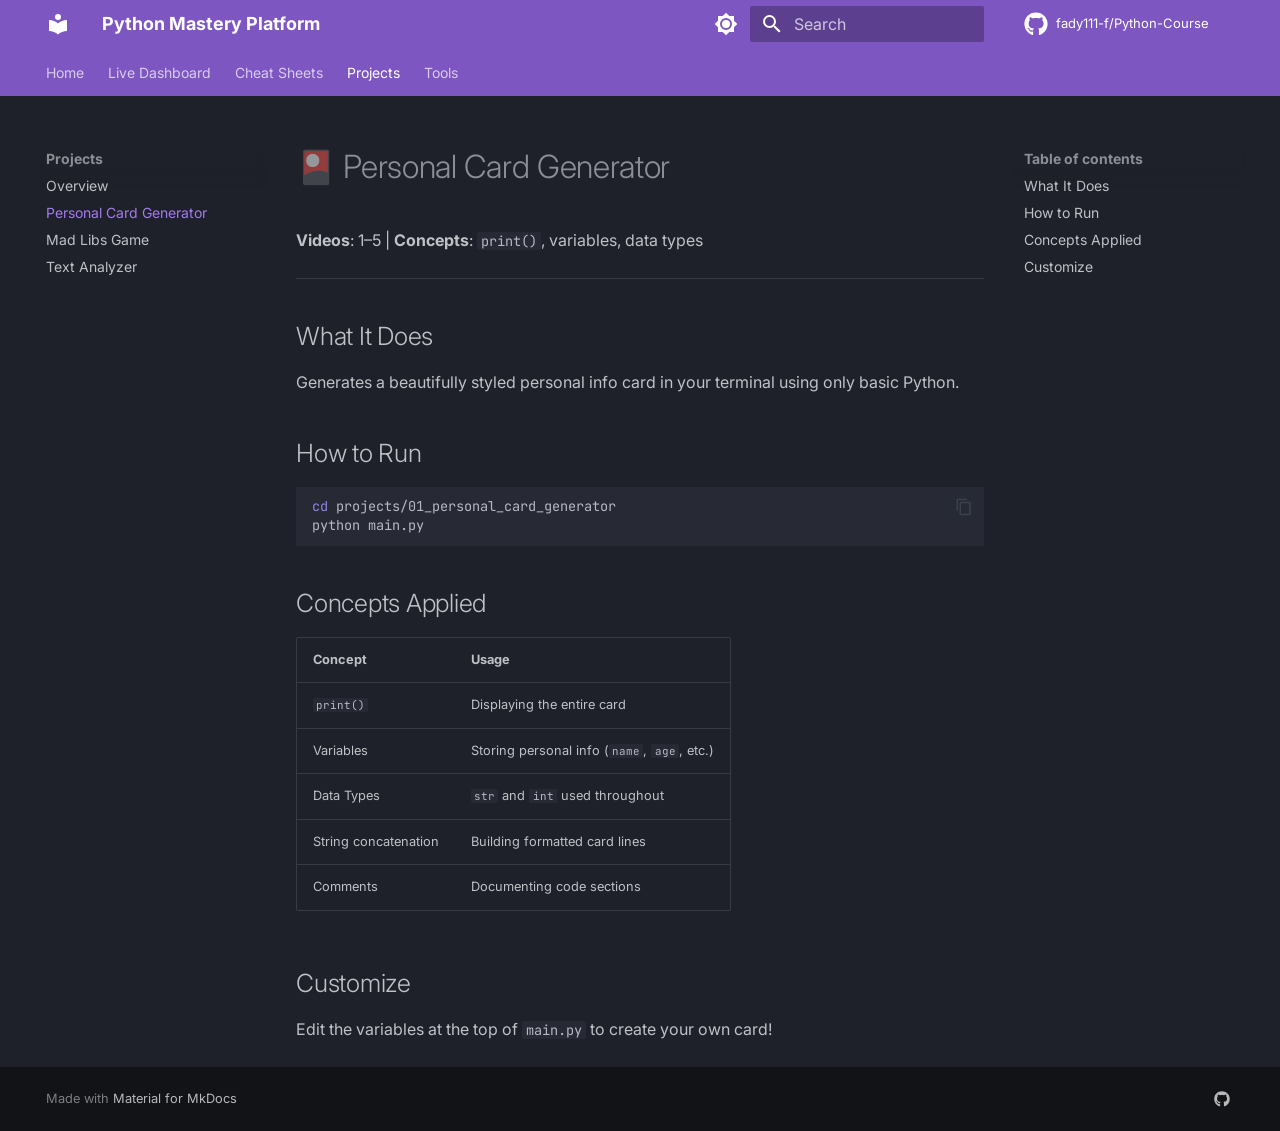
<file: projects/01_personal_card_generator/index.html>
<!doctype html>
<html lang="en" class="no-js">
  <head>
    
      <meta charset="utf-8">
      <meta name="viewport" content="width=device-width,initial-scale=1">
      
        <meta name="description" content="A comprehensive, interactive Python learning suite">
      
      
      
        <link rel="canonical" href="https://fady111-f.github.io/Python-Course/projects/01_personal_card_generator/">
      
      
        <link rel="prev" href="../">
      
      
        <link rel="next" href="../02_mad_libs_game/">
      
      
        
      
      
      <link rel="icon" href="../../assets/images/favicon.png">
      <meta name="generator" content="mkdocs-1.6.1, mkdocs-material-9.7.7">
    
    
      
        <title>Personal Card Generator - Python Mastery Platform</title>
      
    
    
      <link rel="stylesheet" href="../../assets/stylesheets/main.ec1eaa64.min.css">
      
        
        <link rel="stylesheet" href="../../assets/stylesheets/palette.ab4e12ef.min.css">
      
      


    
    
      
    
    
      
        
        
        <link rel="preconnect" href="https://fonts.gstatic.com" crossorigin>
        <link rel="stylesheet" href="https://fonts.googleapis.com/css?family=Inter:300,300i,400,400i,700,700i%7CJetBrains+Mono:400,400i,700,700i&display=fallback">
        <style>:root{--md-text-font:"Inter";--md-code-font:"JetBrains Mono"}</style>
      
    
    
    <script>__md_scope=new URL("../..",location),__md_hash=e=>[...e].reduce(((e,_)=>(e<<5)-e+_.charCodeAt(0)),0),__md_get=(e,_=localStorage,t=__md_scope)=>JSON.parse(_.getItem(t.pathname+"."+e)),__md_set=(e,_,t=localStorage,a=__md_scope)=>{try{t.setItem(a.pathname+"."+e,JSON.stringify(_))}catch(e){}}</script>
    
      

    
    
  </head>
  
  
    
    
      
    
    
    
    
    <body dir="ltr" data-md-color-scheme="slate" data-md-color-primary="deep-purple" data-md-color-accent="amber">
  
    
    <input class="md-toggle" data-md-toggle="drawer" type="checkbox" id="__drawer" autocomplete="off">
    <input class="md-toggle" data-md-toggle="search" type="checkbox" id="__search" autocomplete="off">
    <label class="md-overlay" for="__drawer"></label>
    <div data-md-component="skip">
      
        
        <a href="#personal-card-generator" class="md-skip">
          Skip to content
        </a>
      
    </div>
    <div data-md-component="announce">
      
    </div>
    
    
      

<header class="md-header" data-md-component="header">
  <nav class="md-header__inner md-grid" aria-label="Header">
    <a href="../.." title="Python Mastery Platform" class="md-header__button md-logo" aria-label="Python Mastery Platform" data-md-component="logo">
      
  
  <svg xmlns="http://www.w3.org/2000/svg" viewBox="0 0 24 24"><path d="M12 8a3 3 0 0 0 3-3 3 3 0 0 0-3-3 3 3 0 0 0-3 3 3 3 0 0 0 3 3m0 3.54C9.64 9.35 6.5 8 3 8v11c3.5 0 6.64 1.35 9 3.54 2.36-2.19 5.5-3.54 9-3.54V8c-3.5 0-6.64 1.35-9 3.54"/></svg>

    </a>
    <label class="md-header__button md-icon" for="__drawer">
      
      <svg xmlns="http://www.w3.org/2000/svg" viewBox="0 0 24 24"><path d="M3 6h18v2H3zm0 5h18v2H3zm0 5h18v2H3z"/></svg>
    </label>
    <div class="md-header__title" data-md-component="header-title">
      <div class="md-header__ellipsis">
        <div class="md-header__topic">
          <span class="md-ellipsis">
            Python Mastery Platform
          </span>
        </div>
        <div class="md-header__topic" data-md-component="header-topic">
          <span class="md-ellipsis">
            
              Personal Card Generator
            
          </span>
        </div>
      </div>
    </div>
    
      
        <form class="md-header__option" data-md-component="palette">
  
    
    
    
    <input class="md-option" data-md-color-media="" data-md-color-scheme="slate" data-md-color-primary="deep-purple" data-md-color-accent="amber"  aria-label="Switch to light mode"  type="radio" name="__palette" id="__palette_0">
    
      <label class="md-header__button md-icon" title="Switch to light mode" for="__palette_1" hidden>
        <svg xmlns="http://www.w3.org/2000/svg" viewBox="0 0 24 24"><path d="M12 8a4 4 0 0 0-4 4 4 4 0 0 0 4 4 4 4 0 0 0 4-4 4 4 0 0 0-4-4m0 10a6 6 0 0 1-6-6 6 6 0 0 1 6-6 6 6 0 0 1 6 6 6 6 0 0 1-6 6m8-9.31V4h-4.69L12 .69 8.69 4H4v4.69L.69 12 4 15.31V20h4.69L12 23.31 15.31 20H20v-4.69L23.31 12z"/></svg>
      </label>
    
  
    
    
    
    <input class="md-option" data-md-color-media="" data-md-color-scheme="default" data-md-color-primary="deep-purple" data-md-color-accent="amber"  aria-label="Switch to dark mode"  type="radio" name="__palette" id="__palette_1">
    
      <label class="md-header__button md-icon" title="Switch to dark mode" for="__palette_0" hidden>
        <svg xmlns="http://www.w3.org/2000/svg" viewBox="0 0 24 24"><path d="M12 18c-.89 0-1.74-.2-2.5-.55C11.56 16.5 13 14.42 13 12s-1.44-4.5-3.5-5.45C10.26 6.2 11.11 6 12 6a6 6 0 0 1 6 6 6 6 0 0 1-6 6m8-9.31V4h-4.69L12 .69 8.69 4H4v4.69L.69 12 4 15.31V20h4.69L12 23.31 15.31 20H20v-4.69L23.31 12z"/></svg>
      </label>
    
  
</form>
      
    
    
      <script>var palette=__md_get("__palette");if(palette&&palette.color){if("(prefers-color-scheme)"===palette.color.media){var media=matchMedia("(prefers-color-scheme: light)"),input=document.querySelector(media.matches?"[data-md-color-media='(prefers-color-scheme: light)']":"[data-md-color-media='(prefers-color-scheme: dark)']");palette.color.media=input.getAttribute("data-md-color-media"),palette.color.scheme=input.getAttribute("data-md-color-scheme"),palette.color.primary=input.getAttribute("data-md-color-primary"),palette.color.accent=input.getAttribute("data-md-color-accent")}for(var[key,value]of Object.entries(palette.color))document.body.setAttribute("data-md-color-"+key,value)}</script>
    
    
    
      
      
        <label class="md-header__button md-icon" for="__search">
          
          <svg xmlns="http://www.w3.org/2000/svg" viewBox="0 0 24 24"><path d="M9.5 3A6.5 6.5 0 0 1 16 9.5c0 1.61-.59 3.09-1.56 4.23l.27.27h.79l5 5-1.5 1.5-5-5v-.79l-.27-.27A6.52 6.52 0 0 1 9.5 16 6.5 6.5 0 0 1 3 9.5 6.5 6.5 0 0 1 9.5 3m0 2C7 5 5 7 5 9.5S7 14 9.5 14 14 12 14 9.5 12 5 9.5 5"/></svg>
        </label>
        <div class="md-search" data-md-component="search" role="dialog">
  <label class="md-search__overlay" for="__search"></label>
  <div class="md-search__inner" role="search">
    <form class="md-search__form" name="search">
      <input type="text" class="md-search__input" name="query" aria-label="Search" placeholder="Search" autocapitalize="off" autocorrect="off" autocomplete="off" spellcheck="false" data-md-component="search-query" required>
      <label class="md-search__icon md-icon" for="__search">
        
        <svg xmlns="http://www.w3.org/2000/svg" viewBox="0 0 24 24"><path d="M9.5 3A6.5 6.5 0 0 1 16 9.5c0 1.61-.59 3.09-1.56 4.23l.27.27h.79l5 5-1.5 1.5-5-5v-.79l-.27-.27A6.52 6.52 0 0 1 9.5 16 6.5 6.5 0 0 1 3 9.5 6.5 6.5 0 0 1 9.5 3m0 2C7 5 5 7 5 9.5S7 14 9.5 14 14 12 14 9.5 12 5 9.5 5"/></svg>
        
        <svg xmlns="http://www.w3.org/2000/svg" viewBox="0 0 24 24"><path d="M20 11v2H8l5.5 5.5-1.42 1.42L4.16 12l7.92-7.92L13.5 5.5 8 11z"/></svg>
      </label>
      <nav class="md-search__options" aria-label="Search">
        
        <button type="reset" class="md-search__icon md-icon" title="Clear" aria-label="Clear" tabindex="-1">
          
          <svg xmlns="http://www.w3.org/2000/svg" viewBox="0 0 24 24"><path d="M19 6.41 17.59 5 12 10.59 6.41 5 5 6.41 10.59 12 5 17.59 6.41 19 12 13.41 17.59 19 19 17.59 13.41 12z"/></svg>
        </button>
      </nav>
      
        <div class="md-search__suggest" data-md-component="search-suggest"></div>
      
    </form>
    <div class="md-search__output">
      <div class="md-search__scrollwrap" tabindex="0" data-md-scrollfix>
        <div class="md-search-result" data-md-component="search-result">
          <div class="md-search-result__meta">
            Initializing search
          </div>
          <ol class="md-search-result__list" role="presentation"></ol>
        </div>
      </div>
    </div>
  </div>
</div>
      
    
    
      <div class="md-header__source">
        <a href="https://github.com/fady111-f/Python-Course" title="Go to repository" class="md-source" data-md-component="source">
  <div class="md-source__icon md-icon">
    
    <svg xmlns="http://www.w3.org/2000/svg" viewBox="0 0 512 512"><!--! Font Awesome Free 7.1.0 by @fontawesome - https://fontawesome.com License - https://fontawesome.com/license/free (Icons: CC BY 4.0, Fonts: SIL OFL 1.1, Code: MIT License) Copyright 2025 Fonticons, Inc.--><path d="M173.9 397.4c0 2-2.3 3.6-5.2 3.6-3.3.3-5.6-1.3-5.6-3.6 0-2 2.3-3.6 5.2-3.6 3-.3 5.6 1.3 5.6 3.6m-31.1-4.5c-.7 2 1.3 4.3 4.3 4.9 2.6 1 5.6 0 6.2-2s-1.3-4.3-4.3-5.2c-2.6-.7-5.5.3-6.2 2.3m44.2-1.7c-2.9.7-4.9 2.6-4.6 4.9.3 2 2.9 3.3 5.9 2.6 2.9-.7 4.9-2.6 4.6-4.6-.3-1.9-3-3.2-5.9-2.9M252.8 8C114.1 8 8 113.3 8 252c0 110.9 69.8 205.8 169.5 239.2 12.8 2.3 17.3-5.6 17.3-12.1 0-6.2-.3-40.4-.3-61.4 0 0-70 15-84.7-29.8 0 0-11.4-29.1-27.8-36.6 0 0-22.9-15.7 1.6-15.4 0 0 24.9 2 38.6 25.8 21.9 38.6 58.6 27.5 72.9 20.9 2.3-16 8.8-27.1 16-33.7-55.9-6.2-112.3-14.3-112.3-110.5 0-27.5 7.6-41.3 23.6-58.9-2.6-6.5-11.1-33.3 2.6-67.9 20.9-6.5 69 27 69 27 20-5.6 41.5-8.5 62.8-8.5s42.8 2.9 62.8 8.5c0 0 48.1-33.6 69-27 13.7 34.7 5.2 61.4 2.6 67.9 16 17.7 25.8 31.5 25.8 58.9 0 96.5-58.9 104.2-114.8 110.5 9.2 7.9 17 22.9 17 46.4 0 33.7-.3 75.4-.3 83.6 0 6.5 4.6 14.4 17.3 12.1C436.2 457.8 504 362.9 504 252 504 113.3 391.5 8 252.8 8M105.2 352.9c-1.3 1-1 3.3.7 5.2 1.6 1.6 3.9 2.3 5.2 1 1.3-1 1-3.3-.7-5.2-1.6-1.6-3.9-2.3-5.2-1m-10.8-8.1c-.7 1.3.3 2.9 2.3 3.9 1.6 1 3.6.7 4.3-.7.7-1.3-.3-2.9-2.3-3.9-2-.6-3.6-.3-4.3.7m32.4 35.6c-1.6 1.3-1 4.3 1.3 6.2 2.3 2.3 5.2 2.6 6.5 1 1.3-1.3.7-4.3-1.3-6.2-2.2-2.3-5.2-2.6-6.5-1m-11.4-14.7c-1.6 1-1.6 3.6 0 5.9s4.3 3.3 5.6 2.3c1.6-1.3 1.6-3.9 0-6.2-1.4-2.3-4-3.3-5.6-2"/></svg>
  </div>
  <div class="md-source__repository">
    fady111-f/Python-Course
  </div>
</a>
      </div>
    
  </nav>
  
</header>
    
    <div class="md-container" data-md-component="container">
      
      
        
          
            
<nav class="md-tabs" aria-label="Tabs" data-md-component="tabs">
  <div class="md-grid">
    <ul class="md-tabs__list">
      
        
  
  
  
  
    <li class="md-tabs__item">
      <a href="../.." class="md-tabs__link">
        
  
  
    
  
  Home

      </a>
    </li>
  

      
        
  
  
  
  
    <li class="md-tabs__item">
      <a href="../../dashboard/" class="md-tabs__link">
        
  
  
    
  
  Live Dashboard

      </a>
    </li>
  

      
        
  
  
  
  
    
    
      <li class="md-tabs__item">
        <a href="../../cheatsheets/01_fundamentals/" class="md-tabs__link">
          
  
  
  Cheat Sheets

        </a>
      </li>
    
  

      
        
  
  
  
    
  
  
    
    
      <li class="md-tabs__item md-tabs__item--active">
        <a href="../" class="md-tabs__link">
          
  
  
  Projects

        </a>
      </li>
    
  

      
        
  
  
  
  
    
    
      <li class="md-tabs__item">
        <a href="../../tools/flashcards/" class="md-tabs__link">
          
  
  
  Tools

        </a>
      </li>
    
  

      
    </ul>
  </div>
</nav>
          
        
      
      <main class="md-main" data-md-component="main">
        <div class="md-main__inner md-grid">
          
            
              
              <div class="md-sidebar md-sidebar--primary" data-md-component="sidebar" data-md-type="navigation" >
                <div class="md-sidebar__scrollwrap">
                  <div class="md-sidebar__inner">
                    


  


<nav class="md-nav md-nav--primary md-nav--lifted" aria-label="Navigation" data-md-level="0">
  <label class="md-nav__title" for="__drawer">
    <a href="../.." title="Python Mastery Platform" class="md-nav__button md-logo" aria-label="Python Mastery Platform" data-md-component="logo">
      
  
  <svg xmlns="http://www.w3.org/2000/svg" viewBox="0 0 24 24"><path d="M12 8a3 3 0 0 0 3-3 3 3 0 0 0-3-3 3 3 0 0 0-3 3 3 3 0 0 0 3 3m0 3.54C9.64 9.35 6.5 8 3 8v11c3.5 0 6.64 1.35 9 3.54 2.36-2.19 5.5-3.54 9-3.54V8c-3.5 0-6.64 1.35-9 3.54"/></svg>

    </a>
    Python Mastery Platform
  </label>
  
    <div class="md-nav__source">
      <a href="https://github.com/fady111-f/Python-Course" title="Go to repository" class="md-source" data-md-component="source">
  <div class="md-source__icon md-icon">
    
    <svg xmlns="http://www.w3.org/2000/svg" viewBox="0 0 512 512"><!--! Font Awesome Free 7.1.0 by @fontawesome - https://fontawesome.com License - https://fontawesome.com/license/free (Icons: CC BY 4.0, Fonts: SIL OFL 1.1, Code: MIT License) Copyright 2025 Fonticons, Inc.--><path d="M173.9 397.4c0 2-2.3 3.6-5.2 3.6-3.3.3-5.6-1.3-5.6-3.6 0-2 2.3-3.6 5.2-3.6 3-.3 5.6 1.3 5.6 3.6m-31.1-4.5c-.7 2 1.3 4.3 4.3 4.9 2.6 1 5.6 0 6.2-2s-1.3-4.3-4.3-5.2c-2.6-.7-5.5.3-6.2 2.3m44.2-1.7c-2.9.7-4.9 2.6-4.6 4.9.3 2 2.9 3.3 5.9 2.6 2.9-.7 4.9-2.6 4.6-4.6-.3-1.9-3-3.2-5.9-2.9M252.8 8C114.1 8 8 113.3 8 252c0 110.9 69.8 205.8 169.5 239.2 12.8 2.3 17.3-5.6 17.3-12.1 0-6.2-.3-40.4-.3-61.4 0 0-70 15-84.7-29.8 0 0-11.4-29.1-27.8-36.6 0 0-22.9-15.7 1.6-15.4 0 0 24.9 2 38.6 25.8 21.9 38.6 58.6 27.5 72.9 20.9 2.3-16 8.8-27.1 16-33.7-55.9-6.2-112.3-14.3-112.3-110.5 0-27.5 7.6-41.3 23.6-58.9-2.6-6.5-11.1-33.3 2.6-67.9 20.9-6.5 69 27 69 27 20-5.6 41.5-8.5 62.8-8.5s42.8 2.9 62.8 8.5c0 0 48.1-33.6 69-27 13.7 34.7 5.2 61.4 2.6 67.9 16 17.7 25.8 31.5 25.8 58.9 0 96.5-58.9 104.2-114.8 110.5 9.2 7.9 17 22.9 17 46.4 0 33.7-.3 75.4-.3 83.6 0 6.5 4.6 14.4 17.3 12.1C436.2 457.8 504 362.9 504 252 504 113.3 391.5 8 252.8 8M105.2 352.9c-1.3 1-1 3.3.7 5.2 1.6 1.6 3.9 2.3 5.2 1 1.3-1 1-3.3-.7-5.2-1.6-1.6-3.9-2.3-5.2-1m-10.8-8.1c-.7 1.3.3 2.9 2.3 3.9 1.6 1 3.6.7 4.3-.7.7-1.3-.3-2.9-2.3-3.9-2-.6-3.6-.3-4.3.7m32.4 35.6c-1.6 1.3-1 4.3 1.3 6.2 2.3 2.3 5.2 2.6 6.5 1 1.3-1.3.7-4.3-1.3-6.2-2.2-2.3-5.2-2.6-6.5-1m-11.4-14.7c-1.6 1-1.6 3.6 0 5.9s4.3 3.3 5.6 2.3c1.6-1.3 1.6-3.9 0-6.2-1.4-2.3-4-3.3-5.6-2"/></svg>
  </div>
  <div class="md-source__repository">
    fady111-f/Python-Course
  </div>
</a>
    </div>
  
  <ul class="md-nav__list" data-md-scrollfix>
    
      
      
  
  
  
  
    <li class="md-nav__item">
      <a href="../.." class="md-nav__link">
        
  
  
  <span class="md-ellipsis">
    
  
    Home
  

    
  </span>
  
  

      </a>
    </li>
  

    
      
      
  
  
  
  
    <li class="md-nav__item">
      <a href="../../dashboard/" class="md-nav__link">
        
  
  
  <span class="md-ellipsis">
    
  
    Live Dashboard
  

    
  </span>
  
  

      </a>
    </li>
  

    
      
      
  
  
  
  
    
    
    
    
      
      
        
      
    
    
    <li class="md-nav__item md-nav__item--nested">
      
        
        
          
        
        <input class="md-nav__toggle md-toggle md-toggle--indeterminate" type="checkbox" id="__nav_3" >
        
          
          <label class="md-nav__link" for="__nav_3" id="__nav_3_label" tabindex="0">
            
  
  
  <span class="md-ellipsis">
    
  
    Cheat Sheets
  

    
  </span>
  
  

            <span class="md-nav__icon md-icon"></span>
          </label>
        
        <nav class="md-nav" data-md-level="1" aria-labelledby="__nav_3_label" aria-expanded="false">
          <label class="md-nav__title" for="__nav_3">
            <span class="md-nav__icon md-icon"></span>
            
  
    Cheat Sheets
  

          </label>
          <ul class="md-nav__list" data-md-scrollfix>
            
              
                
  
  
  
  
    <li class="md-nav__item">
      <a href="../../cheatsheets/01_fundamentals/" class="md-nav__link">
        
  
  
  <span class="md-ellipsis">
    
  
    Fundamentals
  

    
  </span>
  
  

      </a>
    </li>
  

              
            
              
                
  
  
  
  
    <li class="md-nav__item">
      <a href="../../cheatsheets/02_strings/" class="md-nav__link">
        
  
  
  <span class="md-ellipsis">
    
  
    Strings
  

    
  </span>
  
  

      </a>
    </li>
  

              
            
          </ul>
        </nav>
      
    </li>
  

    
      
      
  
  
    
  
  
  
    
    
    
    
      
        
        
      
      
        
      
    
    
    <li class="md-nav__item md-nav__item--active md-nav__item--section md-nav__item--nested">
      
        
        
        <input class="md-nav__toggle md-toggle " type="checkbox" id="__nav_4" checked>
        
          
          <label class="md-nav__link" for="__nav_4" id="__nav_4_label" tabindex="">
            
  
  
  <span class="md-ellipsis">
    
  
    Projects
  

    
  </span>
  
  

            <span class="md-nav__icon md-icon"></span>
          </label>
        
        <nav class="md-nav" data-md-level="1" aria-labelledby="__nav_4_label" aria-expanded="true">
          <label class="md-nav__title" for="__nav_4">
            <span class="md-nav__icon md-icon"></span>
            
  
    Projects
  

          </label>
          <ul class="md-nav__list" data-md-scrollfix>
            
              
                
  
  
  
  
    <li class="md-nav__item">
      <a href="../" class="md-nav__link">
        
  
  
  <span class="md-ellipsis">
    
  
    Overview
  

    
  </span>
  
  

      </a>
    </li>
  

              
            
              
                
  
  
    
  
  
  
    <li class="md-nav__item md-nav__item--active">
      
      <input class="md-nav__toggle md-toggle" type="checkbox" id="__toc">
      
      
        
      
      
        <label class="md-nav__link md-nav__link--active" for="__toc">
          
  
  
  <span class="md-ellipsis">
    
  
    Personal Card Generator
  

    
  </span>
  
  

          <span class="md-nav__icon md-icon"></span>
        </label>
      
      <a href="./" class="md-nav__link md-nav__link--active">
        
  
  
  <span class="md-ellipsis">
    
  
    Personal Card Generator
  

    
  </span>
  
  

      </a>
      
        

<nav class="md-nav md-nav--secondary" aria-label="Table of contents">
  
  
  
    
  
  
    <label class="md-nav__title" for="__toc">
      <span class="md-nav__icon md-icon"></span>
      Table of contents
    </label>
    <ul class="md-nav__list" data-md-component="toc" data-md-scrollfix>
      
        <li class="md-nav__item">
  <a href="#what-it-does" class="md-nav__link">
    <span class="md-ellipsis">
      
        What It Does
      
    </span>
  </a>
  
</li>
      
        <li class="md-nav__item">
  <a href="#how-to-run" class="md-nav__link">
    <span class="md-ellipsis">
      
        How to Run
      
    </span>
  </a>
  
</li>
      
        <li class="md-nav__item">
  <a href="#concepts-applied" class="md-nav__link">
    <span class="md-ellipsis">
      
        Concepts Applied
      
    </span>
  </a>
  
</li>
      
        <li class="md-nav__item">
  <a href="#customize" class="md-nav__link">
    <span class="md-ellipsis">
      
        Customize
      
    </span>
  </a>
  
</li>
      
    </ul>
  
</nav>
      
    </li>
  

              
            
              
                
  
  
  
  
    <li class="md-nav__item">
      <a href="../02_mad_libs_game/" class="md-nav__link">
        
  
  
  <span class="md-ellipsis">
    
  
    Mad Libs Game
  

    
  </span>
  
  

      </a>
    </li>
  

              
            
              
                
  
  
  
  
    <li class="md-nav__item">
      <a href="../03_text_analyzer/" class="md-nav__link">
        
  
  
  <span class="md-ellipsis">
    
  
    Text Analyzer
  

    
  </span>
  
  

      </a>
    </li>
  

              
            
          </ul>
        </nav>
      
    </li>
  

    
      
      
  
  
  
  
    
    
    
    
      
      
        
      
    
    
    <li class="md-nav__item md-nav__item--nested">
      
        
        
          
        
        <input class="md-nav__toggle md-toggle md-toggle--indeterminate" type="checkbox" id="__nav_5" >
        
          
          <label class="md-nav__link" for="__nav_5" id="__nav_5_label" tabindex="0">
            
  
  
  <span class="md-ellipsis">
    
  
    Tools
  

    
  </span>
  
  

            <span class="md-nav__icon md-icon"></span>
          </label>
        
        <nav class="md-nav" data-md-level="1" aria-labelledby="__nav_5_label" aria-expanded="false">
          <label class="md-nav__title" for="__nav_5">
            <span class="md-nav__icon md-icon"></span>
            
  
    Tools
  

          </label>
          <ul class="md-nav__list" data-md-scrollfix>
            
              
                
  
  
  
  
    <li class="md-nav__item">
      <a href="../../tools/flashcards/" class="md-nav__link">
        
  
  
  <span class="md-ellipsis">
    
  
    Flashcards
  

    
  </span>
  
  

      </a>
    </li>
  

              
            
              
                
  
  
  
  
    <li class="md-nav__item">
      <a href="../../tools/dashboard/" class="md-nav__link">
        
  
  
  <span class="md-ellipsis">
    
  
    Dashboard Guide
  

    
  </span>
  
  

      </a>
    </li>
  

              
            
              
                
  
  
  
  
    <li class="md-nav__item">
      <a href="../../tools/course_runner/" class="md-nav__link">
        
  
  
  <span class="md-ellipsis">
    
  
    Course CLI
  

    
  </span>
  
  

      </a>
    </li>
  

              
            
          </ul>
        </nav>
      
    </li>
  

    
  </ul>
</nav>
                  </div>
                </div>
              </div>
            
            
              
              <div class="md-sidebar md-sidebar--secondary" data-md-component="sidebar" data-md-type="toc" >
                <div class="md-sidebar__scrollwrap">
                  <div class="md-sidebar__inner">
                    

<nav class="md-nav md-nav--secondary" aria-label="Table of contents">
  
  
  
    
  
  
    <label class="md-nav__title" for="__toc">
      <span class="md-nav__icon md-icon"></span>
      Table of contents
    </label>
    <ul class="md-nav__list" data-md-component="toc" data-md-scrollfix>
      
        <li class="md-nav__item">
  <a href="#what-it-does" class="md-nav__link">
    <span class="md-ellipsis">
      
        What It Does
      
    </span>
  </a>
  
</li>
      
        <li class="md-nav__item">
  <a href="#how-to-run" class="md-nav__link">
    <span class="md-ellipsis">
      
        How to Run
      
    </span>
  </a>
  
</li>
      
        <li class="md-nav__item">
  <a href="#concepts-applied" class="md-nav__link">
    <span class="md-ellipsis">
      
        Concepts Applied
      
    </span>
  </a>
  
</li>
      
        <li class="md-nav__item">
  <a href="#customize" class="md-nav__link">
    <span class="md-ellipsis">
      
        Customize
      
    </span>
  </a>
  
</li>
      
    </ul>
  
</nav>
                  </div>
                </div>
              </div>
            
          
          
            <div class="md-content" data-md-component="content">
              
              <article class="md-content__inner md-typeset">
                
                  


  
  


<h1 id="personal-card-generator">🎴 Personal Card Generator<a class="headerlink" href="#personal-card-generator" title="Permanent link">&para;</a></h1>
<p><strong>Videos</strong>: 1–5 | <strong>Concepts</strong>: <code>print()</code>, variables, data types</p>
<hr />
<h2 id="what-it-does">What It Does<a class="headerlink" href="#what-it-does" title="Permanent link">&para;</a></h2>
<p>Generates a beautifully styled personal info card in your terminal using only basic Python.</p>
<h2 id="how-to-run">How to Run<a class="headerlink" href="#how-to-run" title="Permanent link">&para;</a></h2>
<div class="highlight"><pre><span></span><code><a id="__codelineno-0-1" name="__codelineno-0-1" href="#__codelineno-0-1"></a><span class="nb">cd</span><span class="w"> </span>projects/01_personal_card_generator
<a id="__codelineno-0-2" name="__codelineno-0-2" href="#__codelineno-0-2"></a>python<span class="w"> </span>main.py
</code></pre></div>
<h2 id="concepts-applied">Concepts Applied<a class="headerlink" href="#concepts-applied" title="Permanent link">&para;</a></h2>
<table>
<thead>
<tr>
<th>Concept</th>
<th>Usage</th>
</tr>
</thead>
<tbody>
<tr>
<td><code>print()</code></td>
<td>Displaying the entire card</td>
</tr>
<tr>
<td>Variables</td>
<td>Storing personal info (<code>name</code>, <code>age</code>, etc.)</td>
</tr>
<tr>
<td>Data Types</td>
<td><code>str</code> and <code>int</code> used throughout</td>
</tr>
<tr>
<td>String concatenation</td>
<td>Building formatted card lines</td>
</tr>
<tr>
<td>Comments</td>
<td>Documenting code sections</td>
</tr>
</tbody>
</table>
<h2 id="customize">Customize<a class="headerlink" href="#customize" title="Permanent link">&para;</a></h2>
<p>Edit the variables at the top of <code>main.py</code> to create your own card!</p>












                
              </article>
            </div>
          
          
<script>var target=document.getElementById(location.hash.slice(1));target&&target.name&&(target.checked=target.name.startsWith("__tabbed_"))</script>
        </div>
        
          <button type="button" class="md-top md-icon" data-md-component="top" hidden>
  
  <svg xmlns="http://www.w3.org/2000/svg" viewBox="0 0 24 24"><path d="M13 20h-2V8l-5.5 5.5-1.42-1.42L12 4.16l7.92 7.92-1.42 1.42L13 8z"/></svg>
  Back to top
</button>
        
      </main>
      
        <footer class="md-footer">
  
  <div class="md-footer-meta md-typeset">
    <div class="md-footer-meta__inner md-grid">
      <div class="md-copyright">
  
  
    Made with
    <a href="https://squidfunk.github.io/mkdocs-material/" target="_blank" rel="noopener">
      Material for MkDocs
    </a>
  
</div>
      
        
<div class="md-social">
  
    
    
    
    
      
      
    
    <a href="https://github.com/fady111-f" target="_blank" rel="noopener" title="github.com" class="md-social__link">
      <svg xmlns="http://www.w3.org/2000/svg" viewBox="0 0 512 512"><!--! Font Awesome Free 7.1.0 by @fontawesome - https://fontawesome.com License - https://fontawesome.com/license/free (Icons: CC BY 4.0, Fonts: SIL OFL 1.1, Code: MIT License) Copyright 2025 Fonticons, Inc.--><path d="M173.9 397.4c0 2-2.3 3.6-5.2 3.6-3.3.3-5.6-1.3-5.6-3.6 0-2 2.3-3.6 5.2-3.6 3-.3 5.6 1.3 5.6 3.6m-31.1-4.5c-.7 2 1.3 4.3 4.3 4.9 2.6 1 5.6 0 6.2-2s-1.3-4.3-4.3-5.2c-2.6-.7-5.5.3-6.2 2.3m44.2-1.7c-2.9.7-4.9 2.6-4.6 4.9.3 2 2.9 3.3 5.9 2.6 2.9-.7 4.9-2.6 4.6-4.6-.3-1.9-3-3.2-5.9-2.9M252.8 8C114.1 8 8 113.3 8 252c0 110.9 69.8 205.8 169.5 239.2 12.8 2.3 17.3-5.6 17.3-12.1 0-6.2-.3-40.4-.3-61.4 0 0-70 15-84.7-29.8 0 0-11.4-29.1-27.8-36.6 0 0-22.9-15.7 1.6-15.4 0 0 24.9 2 38.6 25.8 21.9 38.6 58.6 27.5 72.9 20.9 2.3-16 8.8-27.1 16-33.7-55.9-6.2-112.3-14.3-112.3-110.5 0-27.5 7.6-41.3 23.6-58.9-2.6-6.5-11.1-33.3 2.6-67.9 20.9-6.5 69 27 69 27 20-5.6 41.5-8.5 62.8-8.5s42.8 2.9 62.8 8.5c0 0 48.1-33.6 69-27 13.7 34.7 5.2 61.4 2.6 67.9 16 17.7 25.8 31.5 25.8 58.9 0 96.5-58.9 104.2-114.8 110.5 9.2 7.9 17 22.9 17 46.4 0 33.7-.3 75.4-.3 83.6 0 6.5 4.6 14.4 17.3 12.1C436.2 457.8 504 362.9 504 252 504 113.3 391.5 8 252.8 8M105.2 352.9c-1.3 1-1 3.3.7 5.2 1.6 1.6 3.9 2.3 5.2 1 1.3-1 1-3.3-.7-5.2-1.6-1.6-3.9-2.3-5.2-1m-10.8-8.1c-.7 1.3.3 2.9 2.3 3.9 1.6 1 3.6.7 4.3-.7.7-1.3-.3-2.9-2.3-3.9-2-.6-3.6-.3-4.3.7m32.4 35.6c-1.6 1.3-1 4.3 1.3 6.2 2.3 2.3 5.2 2.6 6.5 1 1.3-1.3.7-4.3-1.3-6.2-2.2-2.3-5.2-2.6-6.5-1m-11.4-14.7c-1.6 1-1.6 3.6 0 5.9s4.3 3.3 5.6 2.3c1.6-1.3 1.6-3.9 0-6.2-1.4-2.3-4-3.3-5.6-2"/></svg>
    </a>
  
</div>
      
    </div>
  </div>
</footer>
      
    </div>
    <div class="md-dialog" data-md-component="dialog">
      <div class="md-dialog__inner md-typeset"></div>
    </div>
    
    
    
      
      
      <script id="__config" type="application/json">{"annotate": null, "base": "../..", "features": ["navigation.instant", "navigation.tabs", "navigation.sections", "navigation.expand", "navigation.top", "search.highlight", "search.suggest", "content.code.copy"], "search": "../../assets/javascripts/workers/search.2c215733.min.js", "tags": null, "translations": {"clipboard.copied": "Copied to clipboard", "clipboard.copy": "Copy to clipboard", "search.result.more.one": "1 more on this page", "search.result.more.other": "# more on this page", "search.result.none": "No matching documents", "search.result.one": "1 matching document", "search.result.other": "# matching documents", "search.result.placeholder": "Type to start searching", "search.result.term.missing": "Missing", "select.version": "Select version"}, "version": null}</script>
    
    
      <script src="../../assets/javascripts/bundle.d7400e89.min.js"></script>
      
    
  </body>
</html>
</file>
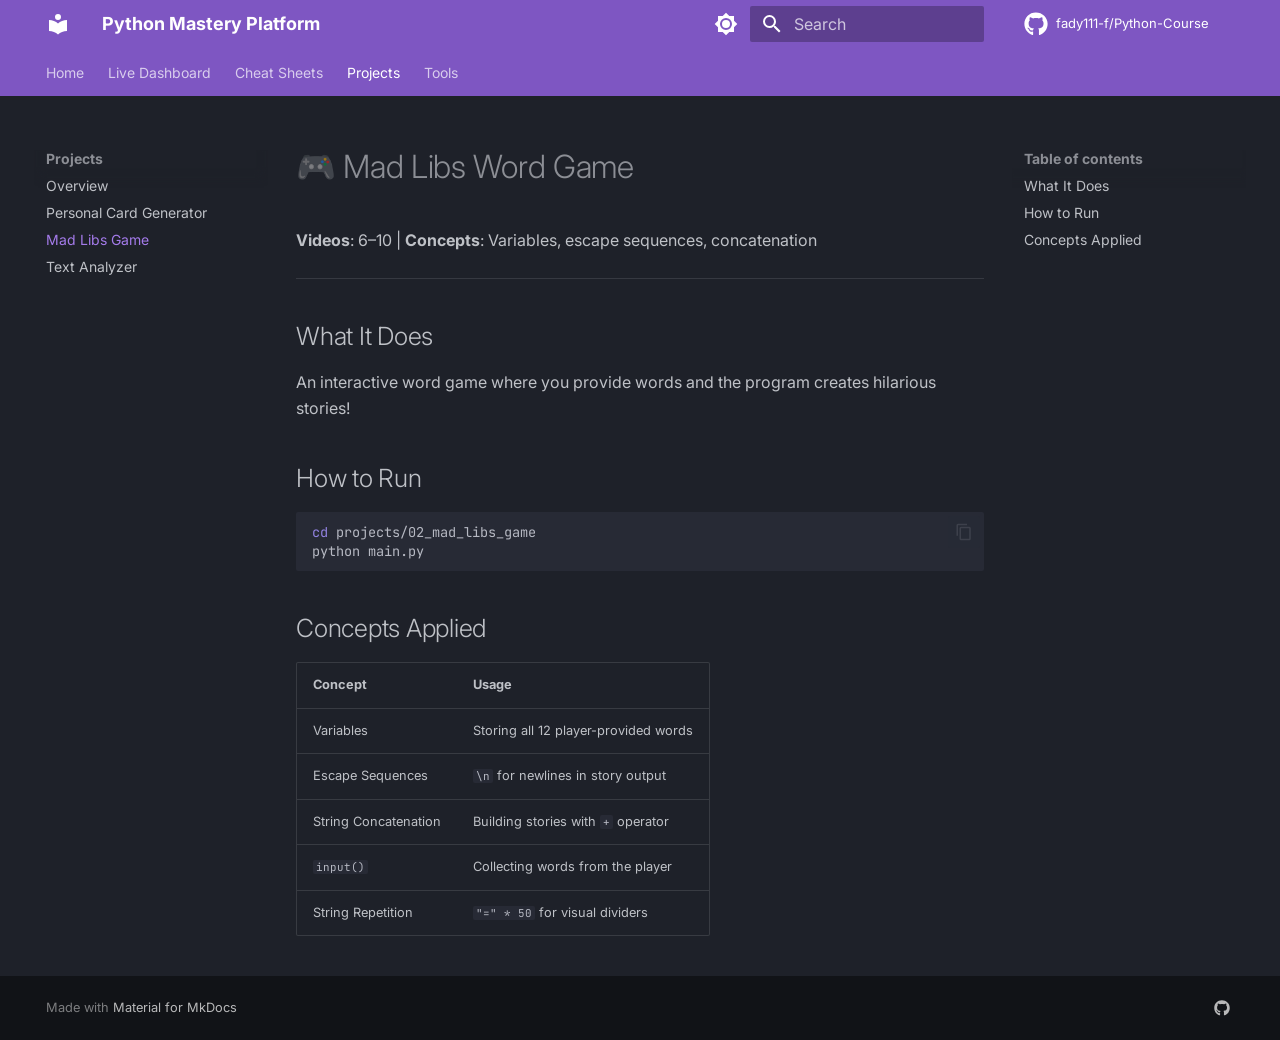
<file: projects/02_mad_libs_game/index.html>
<!doctype html>
<html lang="en" class="no-js">
  <head>
    
      <meta charset="utf-8">
      <meta name="viewport" content="width=device-width,initial-scale=1">
      
        <meta name="description" content="A comprehensive, interactive Python learning suite">
      
      
      
        <link rel="canonical" href="https://fady111-f.github.io/Python-Course/projects/02_mad_libs_game/">
      
      
        <link rel="prev" href="../01_personal_card_generator/">
      
      
        <link rel="next" href="../03_text_analyzer/">
      
      
        
      
      
      <link rel="icon" href="../../assets/images/favicon.png">
      <meta name="generator" content="mkdocs-1.6.1, mkdocs-material-9.7.7">
    
    
      
        <title>Mad Libs Game - Python Mastery Platform</title>
      
    
    
      <link rel="stylesheet" href="../../assets/stylesheets/main.ec1eaa64.min.css">
      
        
        <link rel="stylesheet" href="../../assets/stylesheets/palette.ab4e12ef.min.css">
      
      


    
    
      
    
    
      
        
        
        <link rel="preconnect" href="https://fonts.gstatic.com" crossorigin>
        <link rel="stylesheet" href="https://fonts.googleapis.com/css?family=Inter:300,300i,400,400i,700,700i%7CJetBrains+Mono:400,400i,700,700i&display=fallback">
        <style>:root{--md-text-font:"Inter";--md-code-font:"JetBrains Mono"}</style>
      
    
    
    <script>__md_scope=new URL("../..",location),__md_hash=e=>[...e].reduce(((e,_)=>(e<<5)-e+_.charCodeAt(0)),0),__md_get=(e,_=localStorage,t=__md_scope)=>JSON.parse(_.getItem(t.pathname+"."+e)),__md_set=(e,_,t=localStorage,a=__md_scope)=>{try{t.setItem(a.pathname+"."+e,JSON.stringify(_))}catch(e){}}</script>
    
      

    
    
  </head>
  
  
    
    
      
    
    
    
    
    <body dir="ltr" data-md-color-scheme="slate" data-md-color-primary="deep-purple" data-md-color-accent="amber">
  
    
    <input class="md-toggle" data-md-toggle="drawer" type="checkbox" id="__drawer" autocomplete="off">
    <input class="md-toggle" data-md-toggle="search" type="checkbox" id="__search" autocomplete="off">
    <label class="md-overlay" for="__drawer"></label>
    <div data-md-component="skip">
      
        
        <a href="#mad-libs-word-game" class="md-skip">
          Skip to content
        </a>
      
    </div>
    <div data-md-component="announce">
      
    </div>
    
    
      

<header class="md-header" data-md-component="header">
  <nav class="md-header__inner md-grid" aria-label="Header">
    <a href="../.." title="Python Mastery Platform" class="md-header__button md-logo" aria-label="Python Mastery Platform" data-md-component="logo">
      
  
  <svg xmlns="http://www.w3.org/2000/svg" viewBox="0 0 24 24"><path d="M12 8a3 3 0 0 0 3-3 3 3 0 0 0-3-3 3 3 0 0 0-3 3 3 3 0 0 0 3 3m0 3.54C9.64 9.35 6.5 8 3 8v11c3.5 0 6.64 1.35 9 3.54 2.36-2.19 5.5-3.54 9-3.54V8c-3.5 0-6.64 1.35-9 3.54"/></svg>

    </a>
    <label class="md-header__button md-icon" for="__drawer">
      
      <svg xmlns="http://www.w3.org/2000/svg" viewBox="0 0 24 24"><path d="M3 6h18v2H3zm0 5h18v2H3zm0 5h18v2H3z"/></svg>
    </label>
    <div class="md-header__title" data-md-component="header-title">
      <div class="md-header__ellipsis">
        <div class="md-header__topic">
          <span class="md-ellipsis">
            Python Mastery Platform
          </span>
        </div>
        <div class="md-header__topic" data-md-component="header-topic">
          <span class="md-ellipsis">
            
              Mad Libs Game
            
          </span>
        </div>
      </div>
    </div>
    
      
        <form class="md-header__option" data-md-component="palette">
  
    
    
    
    <input class="md-option" data-md-color-media="" data-md-color-scheme="slate" data-md-color-primary="deep-purple" data-md-color-accent="amber"  aria-label="Switch to light mode"  type="radio" name="__palette" id="__palette_0">
    
      <label class="md-header__button md-icon" title="Switch to light mode" for="__palette_1" hidden>
        <svg xmlns="http://www.w3.org/2000/svg" viewBox="0 0 24 24"><path d="M12 8a4 4 0 0 0-4 4 4 4 0 0 0 4 4 4 4 0 0 0 4-4 4 4 0 0 0-4-4m0 10a6 6 0 0 1-6-6 6 6 0 0 1 6-6 6 6 0 0 1 6 6 6 6 0 0 1-6 6m8-9.31V4h-4.69L12 .69 8.69 4H4v4.69L.69 12 4 15.31V20h4.69L12 23.31 15.31 20H20v-4.69L23.31 12z"/></svg>
      </label>
    
  
    
    
    
    <input class="md-option" data-md-color-media="" data-md-color-scheme="default" data-md-color-primary="deep-purple" data-md-color-accent="amber"  aria-label="Switch to dark mode"  type="radio" name="__palette" id="__palette_1">
    
      <label class="md-header__button md-icon" title="Switch to dark mode" for="__palette_0" hidden>
        <svg xmlns="http://www.w3.org/2000/svg" viewBox="0 0 24 24"><path d="M12 18c-.89 0-1.74-.2-2.5-.55C11.56 16.5 13 14.42 13 12s-1.44-4.5-3.5-5.45C10.26 6.2 11.11 6 12 6a6 6 0 0 1 6 6 6 6 0 0 1-6 6m8-9.31V4h-4.69L12 .69 8.69 4H4v4.69L.69 12 4 15.31V20h4.69L12 23.31 15.31 20H20v-4.69L23.31 12z"/></svg>
      </label>
    
  
</form>
      
    
    
      <script>var palette=__md_get("__palette");if(palette&&palette.color){if("(prefers-color-scheme)"===palette.color.media){var media=matchMedia("(prefers-color-scheme: light)"),input=document.querySelector(media.matches?"[data-md-color-media='(prefers-color-scheme: light)']":"[data-md-color-media='(prefers-color-scheme: dark)']");palette.color.media=input.getAttribute("data-md-color-media"),palette.color.scheme=input.getAttribute("data-md-color-scheme"),palette.color.primary=input.getAttribute("data-md-color-primary"),palette.color.accent=input.getAttribute("data-md-color-accent")}for(var[key,value]of Object.entries(palette.color))document.body.setAttribute("data-md-color-"+key,value)}</script>
    
    
    
      
      
        <label class="md-header__button md-icon" for="__search">
          
          <svg xmlns="http://www.w3.org/2000/svg" viewBox="0 0 24 24"><path d="M9.5 3A6.5 6.5 0 0 1 16 9.5c0 1.61-.59 3.09-1.56 4.23l.27.27h.79l5 5-1.5 1.5-5-5v-.79l-.27-.27A6.52 6.52 0 0 1 9.5 16 6.5 6.5 0 0 1 3 9.5 6.5 6.5 0 0 1 9.5 3m0 2C7 5 5 7 5 9.5S7 14 9.5 14 14 12 14 9.5 12 5 9.5 5"/></svg>
        </label>
        <div class="md-search" data-md-component="search" role="dialog">
  <label class="md-search__overlay" for="__search"></label>
  <div class="md-search__inner" role="search">
    <form class="md-search__form" name="search">
      <input type="text" class="md-search__input" name="query" aria-label="Search" placeholder="Search" autocapitalize="off" autocorrect="off" autocomplete="off" spellcheck="false" data-md-component="search-query" required>
      <label class="md-search__icon md-icon" for="__search">
        
        <svg xmlns="http://www.w3.org/2000/svg" viewBox="0 0 24 24"><path d="M9.5 3A6.5 6.5 0 0 1 16 9.5c0 1.61-.59 3.09-1.56 4.23l.27.27h.79l5 5-1.5 1.5-5-5v-.79l-.27-.27A6.52 6.52 0 0 1 9.5 16 6.5 6.5 0 0 1 3 9.5 6.5 6.5 0 0 1 9.5 3m0 2C7 5 5 7 5 9.5S7 14 9.5 14 14 12 14 9.5 12 5 9.5 5"/></svg>
        
        <svg xmlns="http://www.w3.org/2000/svg" viewBox="0 0 24 24"><path d="M20 11v2H8l5.5 5.5-1.42 1.42L4.16 12l7.92-7.92L13.5 5.5 8 11z"/></svg>
      </label>
      <nav class="md-search__options" aria-label="Search">
        
        <button type="reset" class="md-search__icon md-icon" title="Clear" aria-label="Clear" tabindex="-1">
          
          <svg xmlns="http://www.w3.org/2000/svg" viewBox="0 0 24 24"><path d="M19 6.41 17.59 5 12 10.59 6.41 5 5 6.41 10.59 12 5 17.59 6.41 19 12 13.41 17.59 19 19 17.59 13.41 12z"/></svg>
        </button>
      </nav>
      
        <div class="md-search__suggest" data-md-component="search-suggest"></div>
      
    </form>
    <div class="md-search__output">
      <div class="md-search__scrollwrap" tabindex="0" data-md-scrollfix>
        <div class="md-search-result" data-md-component="search-result">
          <div class="md-search-result__meta">
            Initializing search
          </div>
          <ol class="md-search-result__list" role="presentation"></ol>
        </div>
      </div>
    </div>
  </div>
</div>
      
    
    
      <div class="md-header__source">
        <a href="https://github.com/fady111-f/Python-Course" title="Go to repository" class="md-source" data-md-component="source">
  <div class="md-source__icon md-icon">
    
    <svg xmlns="http://www.w3.org/2000/svg" viewBox="0 0 512 512"><!--! Font Awesome Free 7.1.0 by @fontawesome - https://fontawesome.com License - https://fontawesome.com/license/free (Icons: CC BY 4.0, Fonts: SIL OFL 1.1, Code: MIT License) Copyright 2025 Fonticons, Inc.--><path d="M173.9 397.4c0 2-2.3 3.6-5.2 3.6-3.3.3-5.6-1.3-5.6-3.6 0-2 2.3-3.6 5.2-3.6 3-.3 5.6 1.3 5.6 3.6m-31.1-4.5c-.7 2 1.3 4.3 4.3 4.9 2.6 1 5.6 0 6.2-2s-1.3-4.3-4.3-5.2c-2.6-.7-5.5.3-6.2 2.3m44.2-1.7c-2.9.7-4.9 2.6-4.6 4.9.3 2 2.9 3.3 5.9 2.6 2.9-.7 4.9-2.6 4.6-4.6-.3-1.9-3-3.2-5.9-2.9M252.8 8C114.1 8 8 113.3 8 252c0 110.9 69.8 205.8 169.5 239.2 12.8 2.3 17.3-5.6 17.3-12.1 0-6.2-.3-40.4-.3-61.4 0 0-70 15-84.7-29.8 0 0-11.4-29.1-27.8-36.6 0 0-22.9-15.7 1.6-15.4 0 0 24.9 2 38.6 25.8 21.9 38.6 58.6 27.5 72.9 20.9 2.3-16 8.8-27.1 16-33.7-55.9-6.2-112.3-14.3-112.3-110.5 0-27.5 7.6-41.3 23.6-58.9-2.6-6.5-11.1-33.3 2.6-67.9 20.9-6.5 69 27 69 27 20-5.6 41.5-8.5 62.8-8.5s42.8 2.9 62.8 8.5c0 0 48.1-33.6 69-27 13.7 34.7 5.2 61.4 2.6 67.9 16 17.7 25.8 31.5 25.8 58.9 0 96.5-58.9 104.2-114.8 110.5 9.2 7.9 17 22.9 17 46.4 0 33.7-.3 75.4-.3 83.6 0 6.5 4.6 14.4 17.3 12.1C436.2 457.8 504 362.9 504 252 504 113.3 391.5 8 252.8 8M105.2 352.9c-1.3 1-1 3.3.7 5.2 1.6 1.6 3.9 2.3 5.2 1 1.3-1 1-3.3-.7-5.2-1.6-1.6-3.9-2.3-5.2-1m-10.8-8.1c-.7 1.3.3 2.9 2.3 3.9 1.6 1 3.6.7 4.3-.7.7-1.3-.3-2.9-2.3-3.9-2-.6-3.6-.3-4.3.7m32.4 35.6c-1.6 1.3-1 4.3 1.3 6.2 2.3 2.3 5.2 2.6 6.5 1 1.3-1.3.7-4.3-1.3-6.2-2.2-2.3-5.2-2.6-6.5-1m-11.4-14.7c-1.6 1-1.6 3.6 0 5.9s4.3 3.3 5.6 2.3c1.6-1.3 1.6-3.9 0-6.2-1.4-2.3-4-3.3-5.6-2"/></svg>
  </div>
  <div class="md-source__repository">
    fady111-f/Python-Course
  </div>
</a>
      </div>
    
  </nav>
  
</header>
    
    <div class="md-container" data-md-component="container">
      
      
        
          
            
<nav class="md-tabs" aria-label="Tabs" data-md-component="tabs">
  <div class="md-grid">
    <ul class="md-tabs__list">
      
        
  
  
  
  
    <li class="md-tabs__item">
      <a href="../.." class="md-tabs__link">
        
  
  
    
  
  Home

      </a>
    </li>
  

      
        
  
  
  
  
    <li class="md-tabs__item">
      <a href="../../dashboard/" class="md-tabs__link">
        
  
  
    
  
  Live Dashboard

      </a>
    </li>
  

      
        
  
  
  
  
    
    
      <li class="md-tabs__item">
        <a href="../../cheatsheets/01_fundamentals/" class="md-tabs__link">
          
  
  
  Cheat Sheets

        </a>
      </li>
    
  

      
        
  
  
  
    
  
  
    
    
      <li class="md-tabs__item md-tabs__item--active">
        <a href="../" class="md-tabs__link">
          
  
  
  Projects

        </a>
      </li>
    
  

      
        
  
  
  
  
    
    
      <li class="md-tabs__item">
        <a href="../../tools/flashcards/" class="md-tabs__link">
          
  
  
  Tools

        </a>
      </li>
    
  

      
    </ul>
  </div>
</nav>
          
        
      
      <main class="md-main" data-md-component="main">
        <div class="md-main__inner md-grid">
          
            
              
              <div class="md-sidebar md-sidebar--primary" data-md-component="sidebar" data-md-type="navigation" >
                <div class="md-sidebar__scrollwrap">
                  <div class="md-sidebar__inner">
                    


  


<nav class="md-nav md-nav--primary md-nav--lifted" aria-label="Navigation" data-md-level="0">
  <label class="md-nav__title" for="__drawer">
    <a href="../.." title="Python Mastery Platform" class="md-nav__button md-logo" aria-label="Python Mastery Platform" data-md-component="logo">
      
  
  <svg xmlns="http://www.w3.org/2000/svg" viewBox="0 0 24 24"><path d="M12 8a3 3 0 0 0 3-3 3 3 0 0 0-3-3 3 3 0 0 0-3 3 3 3 0 0 0 3 3m0 3.54C9.64 9.35 6.5 8 3 8v11c3.5 0 6.64 1.35 9 3.54 2.36-2.19 5.5-3.54 9-3.54V8c-3.5 0-6.64 1.35-9 3.54"/></svg>

    </a>
    Python Mastery Platform
  </label>
  
    <div class="md-nav__source">
      <a href="https://github.com/fady111-f/Python-Course" title="Go to repository" class="md-source" data-md-component="source">
  <div class="md-source__icon md-icon">
    
    <svg xmlns="http://www.w3.org/2000/svg" viewBox="0 0 512 512"><!--! Font Awesome Free 7.1.0 by @fontawesome - https://fontawesome.com License - https://fontawesome.com/license/free (Icons: CC BY 4.0, Fonts: SIL OFL 1.1, Code: MIT License) Copyright 2025 Fonticons, Inc.--><path d="M173.9 397.4c0 2-2.3 3.6-5.2 3.6-3.3.3-5.6-1.3-5.6-3.6 0-2 2.3-3.6 5.2-3.6 3-.3 5.6 1.3 5.6 3.6m-31.1-4.5c-.7 2 1.3 4.3 4.3 4.9 2.6 1 5.6 0 6.2-2s-1.3-4.3-4.3-5.2c-2.6-.7-5.5.3-6.2 2.3m44.2-1.7c-2.9.7-4.9 2.6-4.6 4.9.3 2 2.9 3.3 5.9 2.6 2.9-.7 4.9-2.6 4.6-4.6-.3-1.9-3-3.2-5.9-2.9M252.8 8C114.1 8 8 113.3 8 252c0 110.9 69.8 205.8 169.5 239.2 12.8 2.3 17.3-5.6 17.3-12.1 0-6.2-.3-40.4-.3-61.4 0 0-70 15-84.7-29.8 0 0-11.4-29.1-27.8-36.6 0 0-22.9-15.7 1.6-15.4 0 0 24.9 2 38.6 25.8 21.9 38.6 58.6 27.5 72.9 20.9 2.3-16 8.8-27.1 16-33.7-55.9-6.2-112.3-14.3-112.3-110.5 0-27.5 7.6-41.3 23.6-58.9-2.6-6.5-11.1-33.3 2.6-67.9 20.9-6.5 69 27 69 27 20-5.6 41.5-8.5 62.8-8.5s42.8 2.9 62.8 8.5c0 0 48.1-33.6 69-27 13.7 34.7 5.2 61.4 2.6 67.9 16 17.7 25.8 31.5 25.8 58.9 0 96.5-58.9 104.2-114.8 110.5 9.2 7.9 17 22.9 17 46.4 0 33.7-.3 75.4-.3 83.6 0 6.5 4.6 14.4 17.3 12.1C436.2 457.8 504 362.9 504 252 504 113.3 391.5 8 252.8 8M105.2 352.9c-1.3 1-1 3.3.7 5.2 1.6 1.6 3.9 2.3 5.2 1 1.3-1 1-3.3-.7-5.2-1.6-1.6-3.9-2.3-5.2-1m-10.8-8.1c-.7 1.3.3 2.9 2.3 3.9 1.6 1 3.6.7 4.3-.7.7-1.3-.3-2.9-2.3-3.9-2-.6-3.6-.3-4.3.7m32.4 35.6c-1.6 1.3-1 4.3 1.3 6.2 2.3 2.3 5.2 2.6 6.5 1 1.3-1.3.7-4.3-1.3-6.2-2.2-2.3-5.2-2.6-6.5-1m-11.4-14.7c-1.6 1-1.6 3.6 0 5.9s4.3 3.3 5.6 2.3c1.6-1.3 1.6-3.9 0-6.2-1.4-2.3-4-3.3-5.6-2"/></svg>
  </div>
  <div class="md-source__repository">
    fady111-f/Python-Course
  </div>
</a>
    </div>
  
  <ul class="md-nav__list" data-md-scrollfix>
    
      
      
  
  
  
  
    <li class="md-nav__item">
      <a href="../.." class="md-nav__link">
        
  
  
  <span class="md-ellipsis">
    
  
    Home
  

    
  </span>
  
  

      </a>
    </li>
  

    
      
      
  
  
  
  
    <li class="md-nav__item">
      <a href="../../dashboard/" class="md-nav__link">
        
  
  
  <span class="md-ellipsis">
    
  
    Live Dashboard
  

    
  </span>
  
  

      </a>
    </li>
  

    
      
      
  
  
  
  
    
    
    
    
      
      
        
      
    
    
    <li class="md-nav__item md-nav__item--nested">
      
        
        
          
        
        <input class="md-nav__toggle md-toggle md-toggle--indeterminate" type="checkbox" id="__nav_3" >
        
          
          <label class="md-nav__link" for="__nav_3" id="__nav_3_label" tabindex="0">
            
  
  
  <span class="md-ellipsis">
    
  
    Cheat Sheets
  

    
  </span>
  
  

            <span class="md-nav__icon md-icon"></span>
          </label>
        
        <nav class="md-nav" data-md-level="1" aria-labelledby="__nav_3_label" aria-expanded="false">
          <label class="md-nav__title" for="__nav_3">
            <span class="md-nav__icon md-icon"></span>
            
  
    Cheat Sheets
  

          </label>
          <ul class="md-nav__list" data-md-scrollfix>
            
              
                
  
  
  
  
    <li class="md-nav__item">
      <a href="../../cheatsheets/01_fundamentals/" class="md-nav__link">
        
  
  
  <span class="md-ellipsis">
    
  
    Fundamentals
  

    
  </span>
  
  

      </a>
    </li>
  

              
            
              
                
  
  
  
  
    <li class="md-nav__item">
      <a href="../../cheatsheets/02_strings/" class="md-nav__link">
        
  
  
  <span class="md-ellipsis">
    
  
    Strings
  

    
  </span>
  
  

      </a>
    </li>
  

              
            
          </ul>
        </nav>
      
    </li>
  

    
      
      
  
  
    
  
  
  
    
    
    
    
      
        
        
      
      
        
      
    
    
    <li class="md-nav__item md-nav__item--active md-nav__item--section md-nav__item--nested">
      
        
        
        <input class="md-nav__toggle md-toggle " type="checkbox" id="__nav_4" checked>
        
          
          <label class="md-nav__link" for="__nav_4" id="__nav_4_label" tabindex="">
            
  
  
  <span class="md-ellipsis">
    
  
    Projects
  

    
  </span>
  
  

            <span class="md-nav__icon md-icon"></span>
          </label>
        
        <nav class="md-nav" data-md-level="1" aria-labelledby="__nav_4_label" aria-expanded="true">
          <label class="md-nav__title" for="__nav_4">
            <span class="md-nav__icon md-icon"></span>
            
  
    Projects
  

          </label>
          <ul class="md-nav__list" data-md-scrollfix>
            
              
                
  
  
  
  
    <li class="md-nav__item">
      <a href="../" class="md-nav__link">
        
  
  
  <span class="md-ellipsis">
    
  
    Overview
  

    
  </span>
  
  

      </a>
    </li>
  

              
            
              
                
  
  
  
  
    <li class="md-nav__item">
      <a href="../01_personal_card_generator/" class="md-nav__link">
        
  
  
  <span class="md-ellipsis">
    
  
    Personal Card Generator
  

    
  </span>
  
  

      </a>
    </li>
  

              
            
              
                
  
  
    
  
  
  
    <li class="md-nav__item md-nav__item--active">
      
      <input class="md-nav__toggle md-toggle" type="checkbox" id="__toc">
      
      
        
      
      
        <label class="md-nav__link md-nav__link--active" for="__toc">
          
  
  
  <span class="md-ellipsis">
    
  
    Mad Libs Game
  

    
  </span>
  
  

          <span class="md-nav__icon md-icon"></span>
        </label>
      
      <a href="./" class="md-nav__link md-nav__link--active">
        
  
  
  <span class="md-ellipsis">
    
  
    Mad Libs Game
  

    
  </span>
  
  

      </a>
      
        

<nav class="md-nav md-nav--secondary" aria-label="Table of contents">
  
  
  
    
  
  
    <label class="md-nav__title" for="__toc">
      <span class="md-nav__icon md-icon"></span>
      Table of contents
    </label>
    <ul class="md-nav__list" data-md-component="toc" data-md-scrollfix>
      
        <li class="md-nav__item">
  <a href="#what-it-does" class="md-nav__link">
    <span class="md-ellipsis">
      
        What It Does
      
    </span>
  </a>
  
</li>
      
        <li class="md-nav__item">
  <a href="#how-to-run" class="md-nav__link">
    <span class="md-ellipsis">
      
        How to Run
      
    </span>
  </a>
  
</li>
      
        <li class="md-nav__item">
  <a href="#concepts-applied" class="md-nav__link">
    <span class="md-ellipsis">
      
        Concepts Applied
      
    </span>
  </a>
  
</li>
      
    </ul>
  
</nav>
      
    </li>
  

              
            
              
                
  
  
  
  
    <li class="md-nav__item">
      <a href="../03_text_analyzer/" class="md-nav__link">
        
  
  
  <span class="md-ellipsis">
    
  
    Text Analyzer
  

    
  </span>
  
  

      </a>
    </li>
  

              
            
          </ul>
        </nav>
      
    </li>
  

    
      
      
  
  
  
  
    
    
    
    
      
      
        
      
    
    
    <li class="md-nav__item md-nav__item--nested">
      
        
        
          
        
        <input class="md-nav__toggle md-toggle md-toggle--indeterminate" type="checkbox" id="__nav_5" >
        
          
          <label class="md-nav__link" for="__nav_5" id="__nav_5_label" tabindex="0">
            
  
  
  <span class="md-ellipsis">
    
  
    Tools
  

    
  </span>
  
  

            <span class="md-nav__icon md-icon"></span>
          </label>
        
        <nav class="md-nav" data-md-level="1" aria-labelledby="__nav_5_label" aria-expanded="false">
          <label class="md-nav__title" for="__nav_5">
            <span class="md-nav__icon md-icon"></span>
            
  
    Tools
  

          </label>
          <ul class="md-nav__list" data-md-scrollfix>
            
              
                
  
  
  
  
    <li class="md-nav__item">
      <a href="../../tools/flashcards/" class="md-nav__link">
        
  
  
  <span class="md-ellipsis">
    
  
    Flashcards
  

    
  </span>
  
  

      </a>
    </li>
  

              
            
              
                
  
  
  
  
    <li class="md-nav__item">
      <a href="../../tools/dashboard/" class="md-nav__link">
        
  
  
  <span class="md-ellipsis">
    
  
    Dashboard Guide
  

    
  </span>
  
  

      </a>
    </li>
  

              
            
              
                
  
  
  
  
    <li class="md-nav__item">
      <a href="../../tools/course_runner/" class="md-nav__link">
        
  
  
  <span class="md-ellipsis">
    
  
    Course CLI
  

    
  </span>
  
  

      </a>
    </li>
  

              
            
          </ul>
        </nav>
      
    </li>
  

    
  </ul>
</nav>
                  </div>
                </div>
              </div>
            
            
              
              <div class="md-sidebar md-sidebar--secondary" data-md-component="sidebar" data-md-type="toc" >
                <div class="md-sidebar__scrollwrap">
                  <div class="md-sidebar__inner">
                    

<nav class="md-nav md-nav--secondary" aria-label="Table of contents">
  
  
  
    
  
  
    <label class="md-nav__title" for="__toc">
      <span class="md-nav__icon md-icon"></span>
      Table of contents
    </label>
    <ul class="md-nav__list" data-md-component="toc" data-md-scrollfix>
      
        <li class="md-nav__item">
  <a href="#what-it-does" class="md-nav__link">
    <span class="md-ellipsis">
      
        What It Does
      
    </span>
  </a>
  
</li>
      
        <li class="md-nav__item">
  <a href="#how-to-run" class="md-nav__link">
    <span class="md-ellipsis">
      
        How to Run
      
    </span>
  </a>
  
</li>
      
        <li class="md-nav__item">
  <a href="#concepts-applied" class="md-nav__link">
    <span class="md-ellipsis">
      
        Concepts Applied
      
    </span>
  </a>
  
</li>
      
    </ul>
  
</nav>
                  </div>
                </div>
              </div>
            
          
          
            <div class="md-content" data-md-component="content">
              
              <article class="md-content__inner md-typeset">
                
                  


  
  


<h1 id="mad-libs-word-game">🎮 Mad Libs Word Game<a class="headerlink" href="#mad-libs-word-game" title="Permanent link">&para;</a></h1>
<p><strong>Videos</strong>: 6–10 | <strong>Concepts</strong>: Variables, escape sequences, concatenation</p>
<hr />
<h2 id="what-it-does">What It Does<a class="headerlink" href="#what-it-does" title="Permanent link">&para;</a></h2>
<p>An interactive word game where you provide words and the program creates hilarious stories!</p>
<h2 id="how-to-run">How to Run<a class="headerlink" href="#how-to-run" title="Permanent link">&para;</a></h2>
<div class="highlight"><pre><span></span><code><a id="__codelineno-0-1" name="__codelineno-0-1" href="#__codelineno-0-1"></a><span class="nb">cd</span><span class="w"> </span>projects/02_mad_libs_game
<a id="__codelineno-0-2" name="__codelineno-0-2" href="#__codelineno-0-2"></a>python<span class="w"> </span>main.py
</code></pre></div>
<h2 id="concepts-applied">Concepts Applied<a class="headerlink" href="#concepts-applied" title="Permanent link">&para;</a></h2>
<table>
<thead>
<tr>
<th>Concept</th>
<th>Usage</th>
</tr>
</thead>
<tbody>
<tr>
<td>Variables</td>
<td>Storing all 12 player-provided words</td>
</tr>
<tr>
<td>Escape Sequences</td>
<td><code>\n</code> for newlines in story output</td>
</tr>
<tr>
<td>String Concatenation</td>
<td>Building stories with <code>+</code> operator</td>
</tr>
<tr>
<td><code>input()</code></td>
<td>Collecting words from the player</td>
</tr>
<tr>
<td>String Repetition</td>
<td><code>"=" * 50</code> for visual dividers</td>
</tr>
</tbody>
</table>












                
              </article>
            </div>
          
          
<script>var target=document.getElementById(location.hash.slice(1));target&&target.name&&(target.checked=target.name.startsWith("__tabbed_"))</script>
        </div>
        
          <button type="button" class="md-top md-icon" data-md-component="top" hidden>
  
  <svg xmlns="http://www.w3.org/2000/svg" viewBox="0 0 24 24"><path d="M13 20h-2V8l-5.5 5.5-1.42-1.42L12 4.16l7.92 7.92-1.42 1.42L13 8z"/></svg>
  Back to top
</button>
        
      </main>
      
        <footer class="md-footer">
  
  <div class="md-footer-meta md-typeset">
    <div class="md-footer-meta__inner md-grid">
      <div class="md-copyright">
  
  
    Made with
    <a href="https://squidfunk.github.io/mkdocs-material/" target="_blank" rel="noopener">
      Material for MkDocs
    </a>
  
</div>
      
        
<div class="md-social">
  
    
    
    
    
      
      
    
    <a href="https://github.com/fady111-f" target="_blank" rel="noopener" title="github.com" class="md-social__link">
      <svg xmlns="http://www.w3.org/2000/svg" viewBox="0 0 512 512"><!--! Font Awesome Free 7.1.0 by @fontawesome - https://fontawesome.com License - https://fontawesome.com/license/free (Icons: CC BY 4.0, Fonts: SIL OFL 1.1, Code: MIT License) Copyright 2025 Fonticons, Inc.--><path d="M173.9 397.4c0 2-2.3 3.6-5.2 3.6-3.3.3-5.6-1.3-5.6-3.6 0-2 2.3-3.6 5.2-3.6 3-.3 5.6 1.3 5.6 3.6m-31.1-4.5c-.7 2 1.3 4.3 4.3 4.9 2.6 1 5.6 0 6.2-2s-1.3-4.3-4.3-5.2c-2.6-.7-5.5.3-6.2 2.3m44.2-1.7c-2.9.7-4.9 2.6-4.6 4.9.3 2 2.9 3.3 5.9 2.6 2.9-.7 4.9-2.6 4.6-4.6-.3-1.9-3-3.2-5.9-2.9M252.8 8C114.1 8 8 113.3 8 252c0 110.9 69.8 205.8 169.5 239.2 12.8 2.3 17.3-5.6 17.3-12.1 0-6.2-.3-40.4-.3-61.4 0 0-70 15-84.7-29.8 0 0-11.4-29.1-27.8-36.6 0 0-22.9-15.7 1.6-15.4 0 0 24.9 2 38.6 25.8 21.9 38.6 58.6 27.5 72.9 20.9 2.3-16 8.8-27.1 16-33.7-55.9-6.2-112.3-14.3-112.3-110.5 0-27.5 7.6-41.3 23.6-58.9-2.6-6.5-11.1-33.3 2.6-67.9 20.9-6.5 69 27 69 27 20-5.6 41.5-8.5 62.8-8.5s42.8 2.9 62.8 8.5c0 0 48.1-33.6 69-27 13.7 34.7 5.2 61.4 2.6 67.9 16 17.7 25.8 31.5 25.8 58.9 0 96.5-58.9 104.2-114.8 110.5 9.2 7.9 17 22.9 17 46.4 0 33.7-.3 75.4-.3 83.6 0 6.5 4.6 14.4 17.3 12.1C436.2 457.8 504 362.9 504 252 504 113.3 391.5 8 252.8 8M105.2 352.9c-1.3 1-1 3.3.7 5.2 1.6 1.6 3.9 2.3 5.2 1 1.3-1 1-3.3-.7-5.2-1.6-1.6-3.9-2.3-5.2-1m-10.8-8.1c-.7 1.3.3 2.9 2.3 3.9 1.6 1 3.6.7 4.3-.7.7-1.3-.3-2.9-2.3-3.9-2-.6-3.6-.3-4.3.7m32.4 35.6c-1.6 1.3-1 4.3 1.3 6.2 2.3 2.3 5.2 2.6 6.5 1 1.3-1.3.7-4.3-1.3-6.2-2.2-2.3-5.2-2.6-6.5-1m-11.4-14.7c-1.6 1-1.6 3.6 0 5.9s4.3 3.3 5.6 2.3c1.6-1.3 1.6-3.9 0-6.2-1.4-2.3-4-3.3-5.6-2"/></svg>
    </a>
  
</div>
      
    </div>
  </div>
</footer>
      
    </div>
    <div class="md-dialog" data-md-component="dialog">
      <div class="md-dialog__inner md-typeset"></div>
    </div>
    
    
    
      
      
      <script id="__config" type="application/json">{"annotate": null, "base": "../..", "features": ["navigation.instant", "navigation.tabs", "navigation.sections", "navigation.expand", "navigation.top", "search.highlight", "search.suggest", "content.code.copy"], "search": "../../assets/javascripts/workers/search.2c215733.min.js", "tags": null, "translations": {"clipboard.copied": "Copied to clipboard", "clipboard.copy": "Copy to clipboard", "search.result.more.one": "1 more on this page", "search.result.more.other": "# more on this page", "search.result.none": "No matching documents", "search.result.one": "1 matching document", "search.result.other": "# matching documents", "search.result.placeholder": "Type to start searching", "search.result.term.missing": "Missing", "select.version": "Select version"}, "version": null}</script>
    
    
      <script src="../../assets/javascripts/bundle.d7400e89.min.js"></script>
      
    
  </body>
</html>
</file>
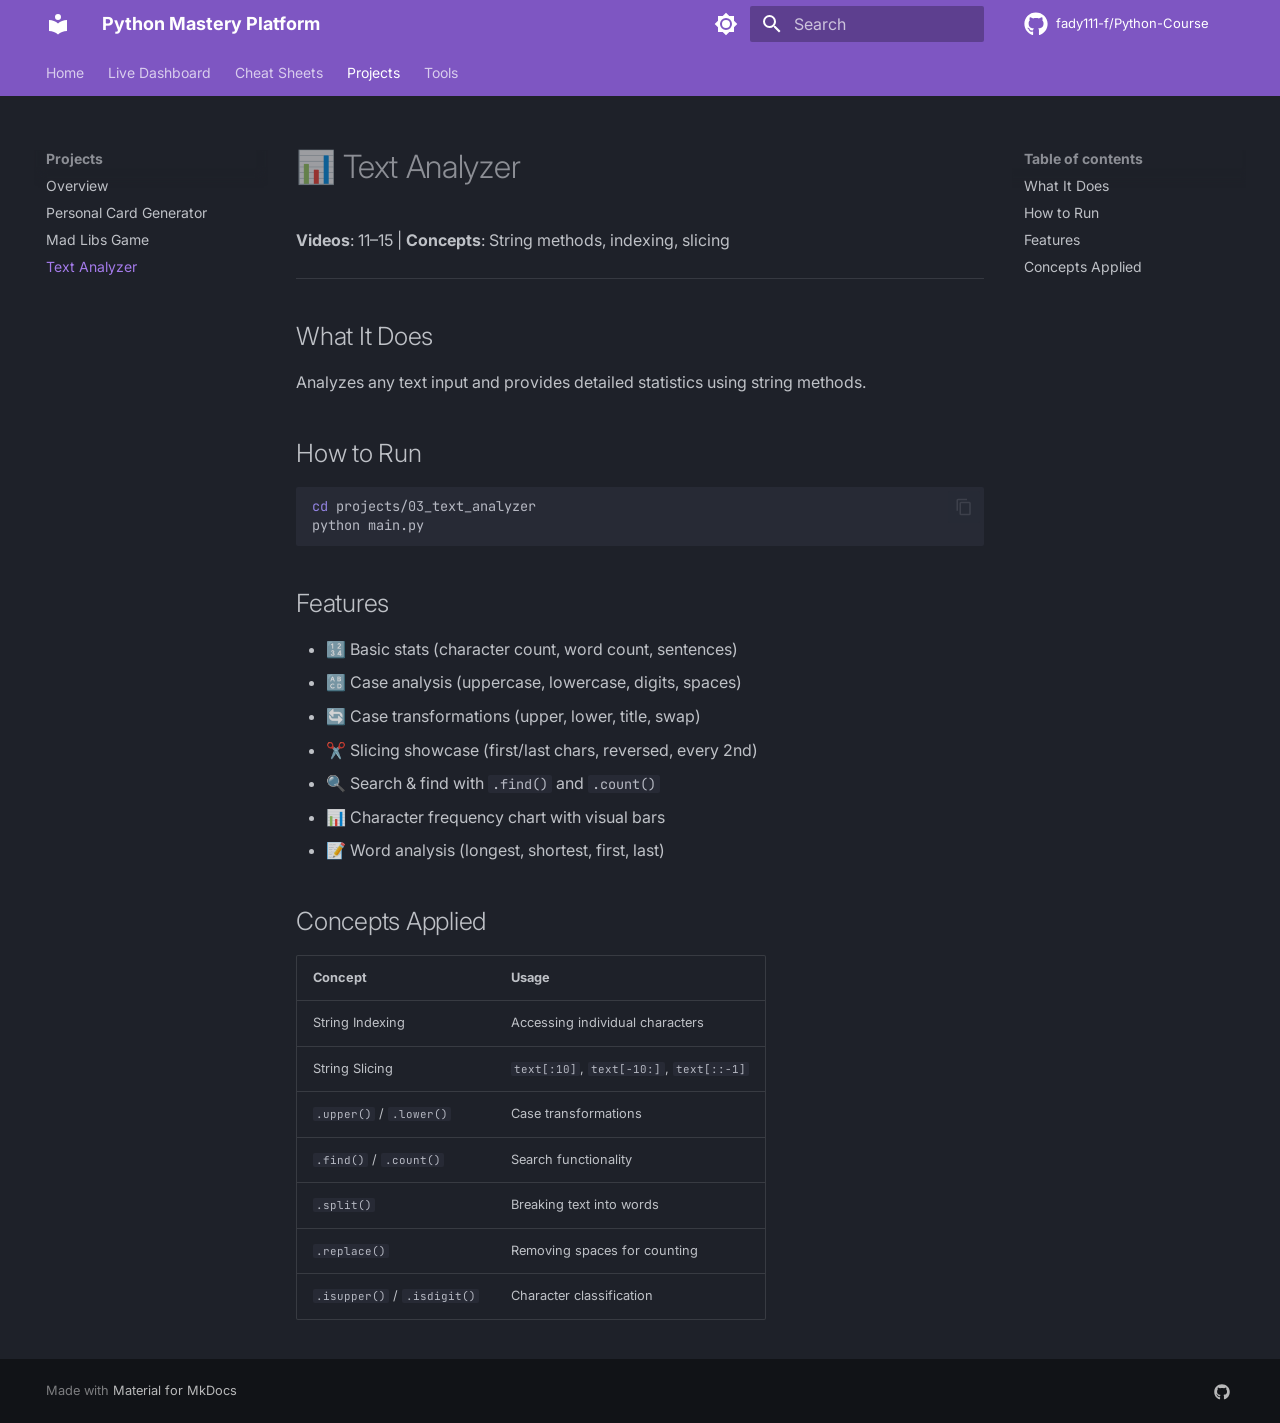
<file: projects/03_text_analyzer/index.html>
<!doctype html>
<html lang="en" class="no-js">
  <head>
    
      <meta charset="utf-8">
      <meta name="viewport" content="width=device-width,initial-scale=1">
      
        <meta name="description" content="A comprehensive, interactive Python learning suite">
      
      
      
        <link rel="canonical" href="https://fady111-f.github.io/Python-Course/projects/03_text_analyzer/">
      
      
        <link rel="prev" href="../02_mad_libs_game/">
      
      
        <link rel="next" href="../../tools/flashcards/">
      
      
        
      
      
      <link rel="icon" href="../../assets/images/favicon.png">
      <meta name="generator" content="mkdocs-1.6.1, mkdocs-material-9.7.7">
    
    
      
        <title>Text Analyzer - Python Mastery Platform</title>
      
    
    
      <link rel="stylesheet" href="../../assets/stylesheets/main.ec1eaa64.min.css">
      
        
        <link rel="stylesheet" href="../../assets/stylesheets/palette.ab4e12ef.min.css">
      
      


    
    
      
    
    
      
        
        
        <link rel="preconnect" href="https://fonts.gstatic.com" crossorigin>
        <link rel="stylesheet" href="https://fonts.googleapis.com/css?family=Inter:300,300i,400,400i,700,700i%7CJetBrains+Mono:400,400i,700,700i&display=fallback">
        <style>:root{--md-text-font:"Inter";--md-code-font:"JetBrains Mono"}</style>
      
    
    
    <script>__md_scope=new URL("../..",location),__md_hash=e=>[...e].reduce(((e,_)=>(e<<5)-e+_.charCodeAt(0)),0),__md_get=(e,_=localStorage,t=__md_scope)=>JSON.parse(_.getItem(t.pathname+"."+e)),__md_set=(e,_,t=localStorage,a=__md_scope)=>{try{t.setItem(a.pathname+"."+e,JSON.stringify(_))}catch(e){}}</script>
    
      

    
    
  </head>
  
  
    
    
      
    
    
    
    
    <body dir="ltr" data-md-color-scheme="slate" data-md-color-primary="deep-purple" data-md-color-accent="amber">
  
    
    <input class="md-toggle" data-md-toggle="drawer" type="checkbox" id="__drawer" autocomplete="off">
    <input class="md-toggle" data-md-toggle="search" type="checkbox" id="__search" autocomplete="off">
    <label class="md-overlay" for="__drawer"></label>
    <div data-md-component="skip">
      
        
        <a href="#text-analyzer" class="md-skip">
          Skip to content
        </a>
      
    </div>
    <div data-md-component="announce">
      
    </div>
    
    
      

<header class="md-header" data-md-component="header">
  <nav class="md-header__inner md-grid" aria-label="Header">
    <a href="../.." title="Python Mastery Platform" class="md-header__button md-logo" aria-label="Python Mastery Platform" data-md-component="logo">
      
  
  <svg xmlns="http://www.w3.org/2000/svg" viewBox="0 0 24 24"><path d="M12 8a3 3 0 0 0 3-3 3 3 0 0 0-3-3 3 3 0 0 0-3 3 3 3 0 0 0 3 3m0 3.54C9.64 9.35 6.5 8 3 8v11c3.5 0 6.64 1.35 9 3.54 2.36-2.19 5.5-3.54 9-3.54V8c-3.5 0-6.64 1.35-9 3.54"/></svg>

    </a>
    <label class="md-header__button md-icon" for="__drawer">
      
      <svg xmlns="http://www.w3.org/2000/svg" viewBox="0 0 24 24"><path d="M3 6h18v2H3zm0 5h18v2H3zm0 5h18v2H3z"/></svg>
    </label>
    <div class="md-header__title" data-md-component="header-title">
      <div class="md-header__ellipsis">
        <div class="md-header__topic">
          <span class="md-ellipsis">
            Python Mastery Platform
          </span>
        </div>
        <div class="md-header__topic" data-md-component="header-topic">
          <span class="md-ellipsis">
            
              Text Analyzer
            
          </span>
        </div>
      </div>
    </div>
    
      
        <form class="md-header__option" data-md-component="palette">
  
    
    
    
    <input class="md-option" data-md-color-media="" data-md-color-scheme="slate" data-md-color-primary="deep-purple" data-md-color-accent="amber"  aria-label="Switch to light mode"  type="radio" name="__palette" id="__palette_0">
    
      <label class="md-header__button md-icon" title="Switch to light mode" for="__palette_1" hidden>
        <svg xmlns="http://www.w3.org/2000/svg" viewBox="0 0 24 24"><path d="M12 8a4 4 0 0 0-4 4 4 4 0 0 0 4 4 4 4 0 0 0 4-4 4 4 0 0 0-4-4m0 10a6 6 0 0 1-6-6 6 6 0 0 1 6-6 6 6 0 0 1 6 6 6 6 0 0 1-6 6m8-9.31V4h-4.69L12 .69 8.69 4H4v4.69L.69 12 4 15.31V20h4.69L12 23.31 15.31 20H20v-4.69L23.31 12z"/></svg>
      </label>
    
  
    
    
    
    <input class="md-option" data-md-color-media="" data-md-color-scheme="default" data-md-color-primary="deep-purple" data-md-color-accent="amber"  aria-label="Switch to dark mode"  type="radio" name="__palette" id="__palette_1">
    
      <label class="md-header__button md-icon" title="Switch to dark mode" for="__palette_0" hidden>
        <svg xmlns="http://www.w3.org/2000/svg" viewBox="0 0 24 24"><path d="M12 18c-.89 0-1.74-.2-2.5-.55C11.56 16.5 13 14.42 13 12s-1.44-4.5-3.5-5.45C10.26 6.2 11.11 6 12 6a6 6 0 0 1 6 6 6 6 0 0 1-6 6m8-9.31V4h-4.69L12 .69 8.69 4H4v4.69L.69 12 4 15.31V20h4.69L12 23.31 15.31 20H20v-4.69L23.31 12z"/></svg>
      </label>
    
  
</form>
      
    
    
      <script>var palette=__md_get("__palette");if(palette&&palette.color){if("(prefers-color-scheme)"===palette.color.media){var media=matchMedia("(prefers-color-scheme: light)"),input=document.querySelector(media.matches?"[data-md-color-media='(prefers-color-scheme: light)']":"[data-md-color-media='(prefers-color-scheme: dark)']");palette.color.media=input.getAttribute("data-md-color-media"),palette.color.scheme=input.getAttribute("data-md-color-scheme"),palette.color.primary=input.getAttribute("data-md-color-primary"),palette.color.accent=input.getAttribute("data-md-color-accent")}for(var[key,value]of Object.entries(palette.color))document.body.setAttribute("data-md-color-"+key,value)}</script>
    
    
    
      
      
        <label class="md-header__button md-icon" for="__search">
          
          <svg xmlns="http://www.w3.org/2000/svg" viewBox="0 0 24 24"><path d="M9.5 3A6.5 6.5 0 0 1 16 9.5c0 1.61-.59 3.09-1.56 4.23l.27.27h.79l5 5-1.5 1.5-5-5v-.79l-.27-.27A6.52 6.52 0 0 1 9.5 16 6.5 6.5 0 0 1 3 9.5 6.5 6.5 0 0 1 9.5 3m0 2C7 5 5 7 5 9.5S7 14 9.5 14 14 12 14 9.5 12 5 9.5 5"/></svg>
        </label>
        <div class="md-search" data-md-component="search" role="dialog">
  <label class="md-search__overlay" for="__search"></label>
  <div class="md-search__inner" role="search">
    <form class="md-search__form" name="search">
      <input type="text" class="md-search__input" name="query" aria-label="Search" placeholder="Search" autocapitalize="off" autocorrect="off" autocomplete="off" spellcheck="false" data-md-component="search-query" required>
      <label class="md-search__icon md-icon" for="__search">
        
        <svg xmlns="http://www.w3.org/2000/svg" viewBox="0 0 24 24"><path d="M9.5 3A6.5 6.5 0 0 1 16 9.5c0 1.61-.59 3.09-1.56 4.23l.27.27h.79l5 5-1.5 1.5-5-5v-.79l-.27-.27A6.52 6.52 0 0 1 9.5 16 6.5 6.5 0 0 1 3 9.5 6.5 6.5 0 0 1 9.5 3m0 2C7 5 5 7 5 9.5S7 14 9.5 14 14 12 14 9.5 12 5 9.5 5"/></svg>
        
        <svg xmlns="http://www.w3.org/2000/svg" viewBox="0 0 24 24"><path d="M20 11v2H8l5.5 5.5-1.42 1.42L4.16 12l7.92-7.92L13.5 5.5 8 11z"/></svg>
      </label>
      <nav class="md-search__options" aria-label="Search">
        
        <button type="reset" class="md-search__icon md-icon" title="Clear" aria-label="Clear" tabindex="-1">
          
          <svg xmlns="http://www.w3.org/2000/svg" viewBox="0 0 24 24"><path d="M19 6.41 17.59 5 12 10.59 6.41 5 5 6.41 10.59 12 5 17.59 6.41 19 12 13.41 17.59 19 19 17.59 13.41 12z"/></svg>
        </button>
      </nav>
      
        <div class="md-search__suggest" data-md-component="search-suggest"></div>
      
    </form>
    <div class="md-search__output">
      <div class="md-search__scrollwrap" tabindex="0" data-md-scrollfix>
        <div class="md-search-result" data-md-component="search-result">
          <div class="md-search-result__meta">
            Initializing search
          </div>
          <ol class="md-search-result__list" role="presentation"></ol>
        </div>
      </div>
    </div>
  </div>
</div>
      
    
    
      <div class="md-header__source">
        <a href="https://github.com/fady111-f/Python-Course" title="Go to repository" class="md-source" data-md-component="source">
  <div class="md-source__icon md-icon">
    
    <svg xmlns="http://www.w3.org/2000/svg" viewBox="0 0 512 512"><!--! Font Awesome Free 7.1.0 by @fontawesome - https://fontawesome.com License - https://fontawesome.com/license/free (Icons: CC BY 4.0, Fonts: SIL OFL 1.1, Code: MIT License) Copyright 2025 Fonticons, Inc.--><path d="M173.9 397.4c0 2-2.3 3.6-5.2 3.6-3.3.3-5.6-1.3-5.6-3.6 0-2 2.3-3.6 5.2-3.6 3-.3 5.6 1.3 5.6 3.6m-31.1-4.5c-.7 2 1.3 4.3 4.3 4.9 2.6 1 5.6 0 6.2-2s-1.3-4.3-4.3-5.2c-2.6-.7-5.5.3-6.2 2.3m44.2-1.7c-2.9.7-4.9 2.6-4.6 4.9.3 2 2.9 3.3 5.9 2.6 2.9-.7 4.9-2.6 4.6-4.6-.3-1.9-3-3.2-5.9-2.9M252.8 8C114.1 8 8 113.3 8 252c0 110.9 69.8 205.8 169.5 239.2 12.8 2.3 17.3-5.6 17.3-12.1 0-6.2-.3-40.4-.3-61.4 0 0-70 15-84.7-29.8 0 0-11.4-29.1-27.8-36.6 0 0-22.9-15.7 1.6-15.4 0 0 24.9 2 38.6 25.8 21.9 38.6 58.6 27.5 72.9 20.9 2.3-16 8.8-27.1 16-33.7-55.9-6.2-112.3-14.3-112.3-110.5 0-27.5 7.6-41.3 23.6-58.9-2.6-6.5-11.1-33.3 2.6-67.9 20.9-6.5 69 27 69 27 20-5.6 41.5-8.5 62.8-8.5s42.8 2.9 62.8 8.5c0 0 48.1-33.6 69-27 13.7 34.7 5.2 61.4 2.6 67.9 16 17.7 25.8 31.5 25.8 58.9 0 96.5-58.9 104.2-114.8 110.5 9.2 7.9 17 22.9 17 46.4 0 33.7-.3 75.4-.3 83.6 0 6.5 4.6 14.4 17.3 12.1C436.2 457.8 504 362.9 504 252 504 113.3 391.5 8 252.8 8M105.2 352.9c-1.3 1-1 3.3.7 5.2 1.6 1.6 3.9 2.3 5.2 1 1.3-1 1-3.3-.7-5.2-1.6-1.6-3.9-2.3-5.2-1m-10.8-8.1c-.7 1.3.3 2.9 2.3 3.9 1.6 1 3.6.7 4.3-.7.7-1.3-.3-2.9-2.3-3.9-2-.6-3.6-.3-4.3.7m32.4 35.6c-1.6 1.3-1 4.3 1.3 6.2 2.3 2.3 5.2 2.6 6.5 1 1.3-1.3.7-4.3-1.3-6.2-2.2-2.3-5.2-2.6-6.5-1m-11.4-14.7c-1.6 1-1.6 3.6 0 5.9s4.3 3.3 5.6 2.3c1.6-1.3 1.6-3.9 0-6.2-1.4-2.3-4-3.3-5.6-2"/></svg>
  </div>
  <div class="md-source__repository">
    fady111-f/Python-Course
  </div>
</a>
      </div>
    
  </nav>
  
</header>
    
    <div class="md-container" data-md-component="container">
      
      
        
          
            
<nav class="md-tabs" aria-label="Tabs" data-md-component="tabs">
  <div class="md-grid">
    <ul class="md-tabs__list">
      
        
  
  
  
  
    <li class="md-tabs__item">
      <a href="../.." class="md-tabs__link">
        
  
  
    
  
  Home

      </a>
    </li>
  

      
        
  
  
  
  
    <li class="md-tabs__item">
      <a href="../../dashboard/" class="md-tabs__link">
        
  
  
    
  
  Live Dashboard

      </a>
    </li>
  

      
        
  
  
  
  
    
    
      <li class="md-tabs__item">
        <a href="../../cheatsheets/01_fundamentals/" class="md-tabs__link">
          
  
  
  Cheat Sheets

        </a>
      </li>
    
  

      
        
  
  
  
    
  
  
    
    
      <li class="md-tabs__item md-tabs__item--active">
        <a href="../" class="md-tabs__link">
          
  
  
  Projects

        </a>
      </li>
    
  

      
        
  
  
  
  
    
    
      <li class="md-tabs__item">
        <a href="../../tools/flashcards/" class="md-tabs__link">
          
  
  
  Tools

        </a>
      </li>
    
  

      
    </ul>
  </div>
</nav>
          
        
      
      <main class="md-main" data-md-component="main">
        <div class="md-main__inner md-grid">
          
            
              
              <div class="md-sidebar md-sidebar--primary" data-md-component="sidebar" data-md-type="navigation" >
                <div class="md-sidebar__scrollwrap">
                  <div class="md-sidebar__inner">
                    


  


<nav class="md-nav md-nav--primary md-nav--lifted" aria-label="Navigation" data-md-level="0">
  <label class="md-nav__title" for="__drawer">
    <a href="../.." title="Python Mastery Platform" class="md-nav__button md-logo" aria-label="Python Mastery Platform" data-md-component="logo">
      
  
  <svg xmlns="http://www.w3.org/2000/svg" viewBox="0 0 24 24"><path d="M12 8a3 3 0 0 0 3-3 3 3 0 0 0-3-3 3 3 0 0 0-3 3 3 3 0 0 0 3 3m0 3.54C9.64 9.35 6.5 8 3 8v11c3.5 0 6.64 1.35 9 3.54 2.36-2.19 5.5-3.54 9-3.54V8c-3.5 0-6.64 1.35-9 3.54"/></svg>

    </a>
    Python Mastery Platform
  </label>
  
    <div class="md-nav__source">
      <a href="https://github.com/fady111-f/Python-Course" title="Go to repository" class="md-source" data-md-component="source">
  <div class="md-source__icon md-icon">
    
    <svg xmlns="http://www.w3.org/2000/svg" viewBox="0 0 512 512"><!--! Font Awesome Free 7.1.0 by @fontawesome - https://fontawesome.com License - https://fontawesome.com/license/free (Icons: CC BY 4.0, Fonts: SIL OFL 1.1, Code: MIT License) Copyright 2025 Fonticons, Inc.--><path d="M173.9 397.4c0 2-2.3 3.6-5.2 3.6-3.3.3-5.6-1.3-5.6-3.6 0-2 2.3-3.6 5.2-3.6 3-.3 5.6 1.3 5.6 3.6m-31.1-4.5c-.7 2 1.3 4.3 4.3 4.9 2.6 1 5.6 0 6.2-2s-1.3-4.3-4.3-5.2c-2.6-.7-5.5.3-6.2 2.3m44.2-1.7c-2.9.7-4.9 2.6-4.6 4.9.3 2 2.9 3.3 5.9 2.6 2.9-.7 4.9-2.6 4.6-4.6-.3-1.9-3-3.2-5.9-2.9M252.8 8C114.1 8 8 113.3 8 252c0 110.9 69.8 205.8 169.5 239.2 12.8 2.3 17.3-5.6 17.3-12.1 0-6.2-.3-40.4-.3-61.4 0 0-70 15-84.7-29.8 0 0-11.4-29.1-27.8-36.6 0 0-22.9-15.7 1.6-15.4 0 0 24.9 2 38.6 25.8 21.9 38.6 58.6 27.5 72.9 20.9 2.3-16 8.8-27.1 16-33.7-55.9-6.2-112.3-14.3-112.3-110.5 0-27.5 7.6-41.3 23.6-58.9-2.6-6.5-11.1-33.3 2.6-67.9 20.9-6.5 69 27 69 27 20-5.6 41.5-8.5 62.8-8.5s42.8 2.9 62.8 8.5c0 0 48.1-33.6 69-27 13.7 34.7 5.2 61.4 2.6 67.9 16 17.7 25.8 31.5 25.8 58.9 0 96.5-58.9 104.2-114.8 110.5 9.2 7.9 17 22.9 17 46.4 0 33.7-.3 75.4-.3 83.6 0 6.5 4.6 14.4 17.3 12.1C436.2 457.8 504 362.9 504 252 504 113.3 391.5 8 252.8 8M105.2 352.9c-1.3 1-1 3.3.7 5.2 1.6 1.6 3.9 2.3 5.2 1 1.3-1 1-3.3-.7-5.2-1.6-1.6-3.9-2.3-5.2-1m-10.8-8.1c-.7 1.3.3 2.9 2.3 3.9 1.6 1 3.6.7 4.3-.7.7-1.3-.3-2.9-2.3-3.9-2-.6-3.6-.3-4.3.7m32.4 35.6c-1.6 1.3-1 4.3 1.3 6.2 2.3 2.3 5.2 2.6 6.5 1 1.3-1.3.7-4.3-1.3-6.2-2.2-2.3-5.2-2.6-6.5-1m-11.4-14.7c-1.6 1-1.6 3.6 0 5.9s4.3 3.3 5.6 2.3c1.6-1.3 1.6-3.9 0-6.2-1.4-2.3-4-3.3-5.6-2"/></svg>
  </div>
  <div class="md-source__repository">
    fady111-f/Python-Course
  </div>
</a>
    </div>
  
  <ul class="md-nav__list" data-md-scrollfix>
    
      
      
  
  
  
  
    <li class="md-nav__item">
      <a href="../.." class="md-nav__link">
        
  
  
  <span class="md-ellipsis">
    
  
    Home
  

    
  </span>
  
  

      </a>
    </li>
  

    
      
      
  
  
  
  
    <li class="md-nav__item">
      <a href="../../dashboard/" class="md-nav__link">
        
  
  
  <span class="md-ellipsis">
    
  
    Live Dashboard
  

    
  </span>
  
  

      </a>
    </li>
  

    
      
      
  
  
  
  
    
    
    
    
      
      
        
      
    
    
    <li class="md-nav__item md-nav__item--nested">
      
        
        
          
        
        <input class="md-nav__toggle md-toggle md-toggle--indeterminate" type="checkbox" id="__nav_3" >
        
          
          <label class="md-nav__link" for="__nav_3" id="__nav_3_label" tabindex="0">
            
  
  
  <span class="md-ellipsis">
    
  
    Cheat Sheets
  

    
  </span>
  
  

            <span class="md-nav__icon md-icon"></span>
          </label>
        
        <nav class="md-nav" data-md-level="1" aria-labelledby="__nav_3_label" aria-expanded="false">
          <label class="md-nav__title" for="__nav_3">
            <span class="md-nav__icon md-icon"></span>
            
  
    Cheat Sheets
  

          </label>
          <ul class="md-nav__list" data-md-scrollfix>
            
              
                
  
  
  
  
    <li class="md-nav__item">
      <a href="../../cheatsheets/01_fundamentals/" class="md-nav__link">
        
  
  
  <span class="md-ellipsis">
    
  
    Fundamentals
  

    
  </span>
  
  

      </a>
    </li>
  

              
            
              
                
  
  
  
  
    <li class="md-nav__item">
      <a href="../../cheatsheets/02_strings/" class="md-nav__link">
        
  
  
  <span class="md-ellipsis">
    
  
    Strings
  

    
  </span>
  
  

      </a>
    </li>
  

              
            
          </ul>
        </nav>
      
    </li>
  

    
      
      
  
  
    
  
  
  
    
    
    
    
      
        
        
      
      
        
      
    
    
    <li class="md-nav__item md-nav__item--active md-nav__item--section md-nav__item--nested">
      
        
        
        <input class="md-nav__toggle md-toggle " type="checkbox" id="__nav_4" checked>
        
          
          <label class="md-nav__link" for="__nav_4" id="__nav_4_label" tabindex="">
            
  
  
  <span class="md-ellipsis">
    
  
    Projects
  

    
  </span>
  
  

            <span class="md-nav__icon md-icon"></span>
          </label>
        
        <nav class="md-nav" data-md-level="1" aria-labelledby="__nav_4_label" aria-expanded="true">
          <label class="md-nav__title" for="__nav_4">
            <span class="md-nav__icon md-icon"></span>
            
  
    Projects
  

          </label>
          <ul class="md-nav__list" data-md-scrollfix>
            
              
                
  
  
  
  
    <li class="md-nav__item">
      <a href="../" class="md-nav__link">
        
  
  
  <span class="md-ellipsis">
    
  
    Overview
  

    
  </span>
  
  

      </a>
    </li>
  

              
            
              
                
  
  
  
  
    <li class="md-nav__item">
      <a href="../01_personal_card_generator/" class="md-nav__link">
        
  
  
  <span class="md-ellipsis">
    
  
    Personal Card Generator
  

    
  </span>
  
  

      </a>
    </li>
  

              
            
              
                
  
  
  
  
    <li class="md-nav__item">
      <a href="../02_mad_libs_game/" class="md-nav__link">
        
  
  
  <span class="md-ellipsis">
    
  
    Mad Libs Game
  

    
  </span>
  
  

      </a>
    </li>
  

              
            
              
                
  
  
    
  
  
  
    <li class="md-nav__item md-nav__item--active">
      
      <input class="md-nav__toggle md-toggle" type="checkbox" id="__toc">
      
      
        
      
      
        <label class="md-nav__link md-nav__link--active" for="__toc">
          
  
  
  <span class="md-ellipsis">
    
  
    Text Analyzer
  

    
  </span>
  
  

          <span class="md-nav__icon md-icon"></span>
        </label>
      
      <a href="./" class="md-nav__link md-nav__link--active">
        
  
  
  <span class="md-ellipsis">
    
  
    Text Analyzer
  

    
  </span>
  
  

      </a>
      
        

<nav class="md-nav md-nav--secondary" aria-label="Table of contents">
  
  
  
    
  
  
    <label class="md-nav__title" for="__toc">
      <span class="md-nav__icon md-icon"></span>
      Table of contents
    </label>
    <ul class="md-nav__list" data-md-component="toc" data-md-scrollfix>
      
        <li class="md-nav__item">
  <a href="#what-it-does" class="md-nav__link">
    <span class="md-ellipsis">
      
        What It Does
      
    </span>
  </a>
  
</li>
      
        <li class="md-nav__item">
  <a href="#how-to-run" class="md-nav__link">
    <span class="md-ellipsis">
      
        How to Run
      
    </span>
  </a>
  
</li>
      
        <li class="md-nav__item">
  <a href="#features" class="md-nav__link">
    <span class="md-ellipsis">
      
        Features
      
    </span>
  </a>
  
</li>
      
        <li class="md-nav__item">
  <a href="#concepts-applied" class="md-nav__link">
    <span class="md-ellipsis">
      
        Concepts Applied
      
    </span>
  </a>
  
</li>
      
    </ul>
  
</nav>
      
    </li>
  

              
            
          </ul>
        </nav>
      
    </li>
  

    
      
      
  
  
  
  
    
    
    
    
      
      
        
      
    
    
    <li class="md-nav__item md-nav__item--nested">
      
        
        
          
        
        <input class="md-nav__toggle md-toggle md-toggle--indeterminate" type="checkbox" id="__nav_5" >
        
          
          <label class="md-nav__link" for="__nav_5" id="__nav_5_label" tabindex="0">
            
  
  
  <span class="md-ellipsis">
    
  
    Tools
  

    
  </span>
  
  

            <span class="md-nav__icon md-icon"></span>
          </label>
        
        <nav class="md-nav" data-md-level="1" aria-labelledby="__nav_5_label" aria-expanded="false">
          <label class="md-nav__title" for="__nav_5">
            <span class="md-nav__icon md-icon"></span>
            
  
    Tools
  

          </label>
          <ul class="md-nav__list" data-md-scrollfix>
            
              
                
  
  
  
  
    <li class="md-nav__item">
      <a href="../../tools/flashcards/" class="md-nav__link">
        
  
  
  <span class="md-ellipsis">
    
  
    Flashcards
  

    
  </span>
  
  

      </a>
    </li>
  

              
            
              
                
  
  
  
  
    <li class="md-nav__item">
      <a href="../../tools/dashboard/" class="md-nav__link">
        
  
  
  <span class="md-ellipsis">
    
  
    Dashboard Guide
  

    
  </span>
  
  

      </a>
    </li>
  

              
            
              
                
  
  
  
  
    <li class="md-nav__item">
      <a href="../../tools/course_runner/" class="md-nav__link">
        
  
  
  <span class="md-ellipsis">
    
  
    Course CLI
  

    
  </span>
  
  

      </a>
    </li>
  

              
            
          </ul>
        </nav>
      
    </li>
  

    
  </ul>
</nav>
                  </div>
                </div>
              </div>
            
            
              
              <div class="md-sidebar md-sidebar--secondary" data-md-component="sidebar" data-md-type="toc" >
                <div class="md-sidebar__scrollwrap">
                  <div class="md-sidebar__inner">
                    

<nav class="md-nav md-nav--secondary" aria-label="Table of contents">
  
  
  
    
  
  
    <label class="md-nav__title" for="__toc">
      <span class="md-nav__icon md-icon"></span>
      Table of contents
    </label>
    <ul class="md-nav__list" data-md-component="toc" data-md-scrollfix>
      
        <li class="md-nav__item">
  <a href="#what-it-does" class="md-nav__link">
    <span class="md-ellipsis">
      
        What It Does
      
    </span>
  </a>
  
</li>
      
        <li class="md-nav__item">
  <a href="#how-to-run" class="md-nav__link">
    <span class="md-ellipsis">
      
        How to Run
      
    </span>
  </a>
  
</li>
      
        <li class="md-nav__item">
  <a href="#features" class="md-nav__link">
    <span class="md-ellipsis">
      
        Features
      
    </span>
  </a>
  
</li>
      
        <li class="md-nav__item">
  <a href="#concepts-applied" class="md-nav__link">
    <span class="md-ellipsis">
      
        Concepts Applied
      
    </span>
  </a>
  
</li>
      
    </ul>
  
</nav>
                  </div>
                </div>
              </div>
            
          
          
            <div class="md-content" data-md-component="content">
              
              <article class="md-content__inner md-typeset">
                
                  


  
  


<h1 id="text-analyzer">📊 Text Analyzer<a class="headerlink" href="#text-analyzer" title="Permanent link">&para;</a></h1>
<p><strong>Videos</strong>: 11–15 | <strong>Concepts</strong>: String methods, indexing, slicing</p>
<hr />
<h2 id="what-it-does">What It Does<a class="headerlink" href="#what-it-does" title="Permanent link">&para;</a></h2>
<p>Analyzes any text input and provides detailed statistics using string methods.</p>
<h2 id="how-to-run">How to Run<a class="headerlink" href="#how-to-run" title="Permanent link">&para;</a></h2>
<div class="highlight"><pre><span></span><code><a id="__codelineno-0-1" name="__codelineno-0-1" href="#__codelineno-0-1"></a><span class="nb">cd</span><span class="w"> </span>projects/03_text_analyzer
<a id="__codelineno-0-2" name="__codelineno-0-2" href="#__codelineno-0-2"></a>python<span class="w"> </span>main.py
</code></pre></div>
<h2 id="features">Features<a class="headerlink" href="#features" title="Permanent link">&para;</a></h2>
<ul>
<li>🔢 Basic stats (character count, word count, sentences)</li>
<li>🔠 Case analysis (uppercase, lowercase, digits, spaces)</li>
<li>🔄 Case transformations (upper, lower, title, swap)</li>
<li>✂️ Slicing showcase (first/last chars, reversed, every 2nd)</li>
<li>🔍 Search &amp; find with <code>.find()</code> and <code>.count()</code></li>
<li>📊 Character frequency chart with visual bars</li>
<li>📝 Word analysis (longest, shortest, first, last)</li>
</ul>
<h2 id="concepts-applied">Concepts Applied<a class="headerlink" href="#concepts-applied" title="Permanent link">&para;</a></h2>
<table>
<thead>
<tr>
<th>Concept</th>
<th>Usage</th>
</tr>
</thead>
<tbody>
<tr>
<td>String Indexing</td>
<td>Accessing individual characters</td>
</tr>
<tr>
<td>String Slicing</td>
<td><code>text[:10]</code>, <code>text[-10:]</code>, <code>text[::-1]</code></td>
</tr>
<tr>
<td><code>.upper()</code> / <code>.lower()</code></td>
<td>Case transformations</td>
</tr>
<tr>
<td><code>.find()</code> / <code>.count()</code></td>
<td>Search functionality</td>
</tr>
<tr>
<td><code>.split()</code></td>
<td>Breaking text into words</td>
</tr>
<tr>
<td><code>.replace()</code></td>
<td>Removing spaces for counting</td>
</tr>
<tr>
<td><code>.isupper()</code> / <code>.isdigit()</code></td>
<td>Character classification</td>
</tr>
</tbody>
</table>












                
              </article>
            </div>
          
          
<script>var target=document.getElementById(location.hash.slice(1));target&&target.name&&(target.checked=target.name.startsWith("__tabbed_"))</script>
        </div>
        
          <button type="button" class="md-top md-icon" data-md-component="top" hidden>
  
  <svg xmlns="http://www.w3.org/2000/svg" viewBox="0 0 24 24"><path d="M13 20h-2V8l-5.5 5.5-1.42-1.42L12 4.16l7.92 7.92-1.42 1.42L13 8z"/></svg>
  Back to top
</button>
        
      </main>
      
        <footer class="md-footer">
  
  <div class="md-footer-meta md-typeset">
    <div class="md-footer-meta__inner md-grid">
      <div class="md-copyright">
  
  
    Made with
    <a href="https://squidfunk.github.io/mkdocs-material/" target="_blank" rel="noopener">
      Material for MkDocs
    </a>
  
</div>
      
        
<div class="md-social">
  
    
    
    
    
      
      
    
    <a href="https://github.com/fady111-f" target="_blank" rel="noopener" title="github.com" class="md-social__link">
      <svg xmlns="http://www.w3.org/2000/svg" viewBox="0 0 512 512"><!--! Font Awesome Free 7.1.0 by @fontawesome - https://fontawesome.com License - https://fontawesome.com/license/free (Icons: CC BY 4.0, Fonts: SIL OFL 1.1, Code: MIT License) Copyright 2025 Fonticons, Inc.--><path d="M173.9 397.4c0 2-2.3 3.6-5.2 3.6-3.3.3-5.6-1.3-5.6-3.6 0-2 2.3-3.6 5.2-3.6 3-.3 5.6 1.3 5.6 3.6m-31.1-4.5c-.7 2 1.3 4.3 4.3 4.9 2.6 1 5.6 0 6.2-2s-1.3-4.3-4.3-5.2c-2.6-.7-5.5.3-6.2 2.3m44.2-1.7c-2.9.7-4.9 2.6-4.6 4.9.3 2 2.9 3.3 5.9 2.6 2.9-.7 4.9-2.6 4.6-4.6-.3-1.9-3-3.2-5.9-2.9M252.8 8C114.1 8 8 113.3 8 252c0 110.9 69.8 205.8 169.5 239.2 12.8 2.3 17.3-5.6 17.3-12.1 0-6.2-.3-40.4-.3-61.4 0 0-70 15-84.7-29.8 0 0-11.4-29.1-27.8-36.6 0 0-22.9-15.7 1.6-15.4 0 0 24.9 2 38.6 25.8 21.9 38.6 58.6 27.5 72.9 20.9 2.3-16 8.8-27.1 16-33.7-55.9-6.2-112.3-14.3-112.3-110.5 0-27.5 7.6-41.3 23.6-58.9-2.6-6.5-11.1-33.3 2.6-67.9 20.9-6.5 69 27 69 27 20-5.6 41.5-8.5 62.8-8.5s42.8 2.9 62.8 8.5c0 0 48.1-33.6 69-27 13.7 34.7 5.2 61.4 2.6 67.9 16 17.7 25.8 31.5 25.8 58.9 0 96.5-58.9 104.2-114.8 110.5 9.2 7.9 17 22.9 17 46.4 0 33.7-.3 75.4-.3 83.6 0 6.5 4.6 14.4 17.3 12.1C436.2 457.8 504 362.9 504 252 504 113.3 391.5 8 252.8 8M105.2 352.9c-1.3 1-1 3.3.7 5.2 1.6 1.6 3.9 2.3 5.2 1 1.3-1 1-3.3-.7-5.2-1.6-1.6-3.9-2.3-5.2-1m-10.8-8.1c-.7 1.3.3 2.9 2.3 3.9 1.6 1 3.6.7 4.3-.7.7-1.3-.3-2.9-2.3-3.9-2-.6-3.6-.3-4.3.7m32.4 35.6c-1.6 1.3-1 4.3 1.3 6.2 2.3 2.3 5.2 2.6 6.5 1 1.3-1.3.7-4.3-1.3-6.2-2.2-2.3-5.2-2.6-6.5-1m-11.4-14.7c-1.6 1-1.6 3.6 0 5.9s4.3 3.3 5.6 2.3c1.6-1.3 1.6-3.9 0-6.2-1.4-2.3-4-3.3-5.6-2"/></svg>
    </a>
  
</div>
      
    </div>
  </div>
</footer>
      
    </div>
    <div class="md-dialog" data-md-component="dialog">
      <div class="md-dialog__inner md-typeset"></div>
    </div>
    
    
    
      
      
      <script id="__config" type="application/json">{"annotate": null, "base": "../..", "features": ["navigation.instant", "navigation.tabs", "navigation.sections", "navigation.expand", "navigation.top", "search.highlight", "search.suggest", "content.code.copy"], "search": "../../assets/javascripts/workers/search.2c215733.min.js", "tags": null, "translations": {"clipboard.copied": "Copied to clipboard", "clipboard.copy": "Copy to clipboard", "search.result.more.one": "1 more on this page", "search.result.more.other": "# more on this page", "search.result.none": "No matching documents", "search.result.one": "1 matching document", "search.result.other": "# matching documents", "search.result.placeholder": "Type to start searching", "search.result.term.missing": "Missing", "select.version": "Select version"}, "version": null}</script>
    
    
      <script src="../../assets/javascripts/bundle.d7400e89.min.js"></script>
      
    
  </body>
</html>
</file>
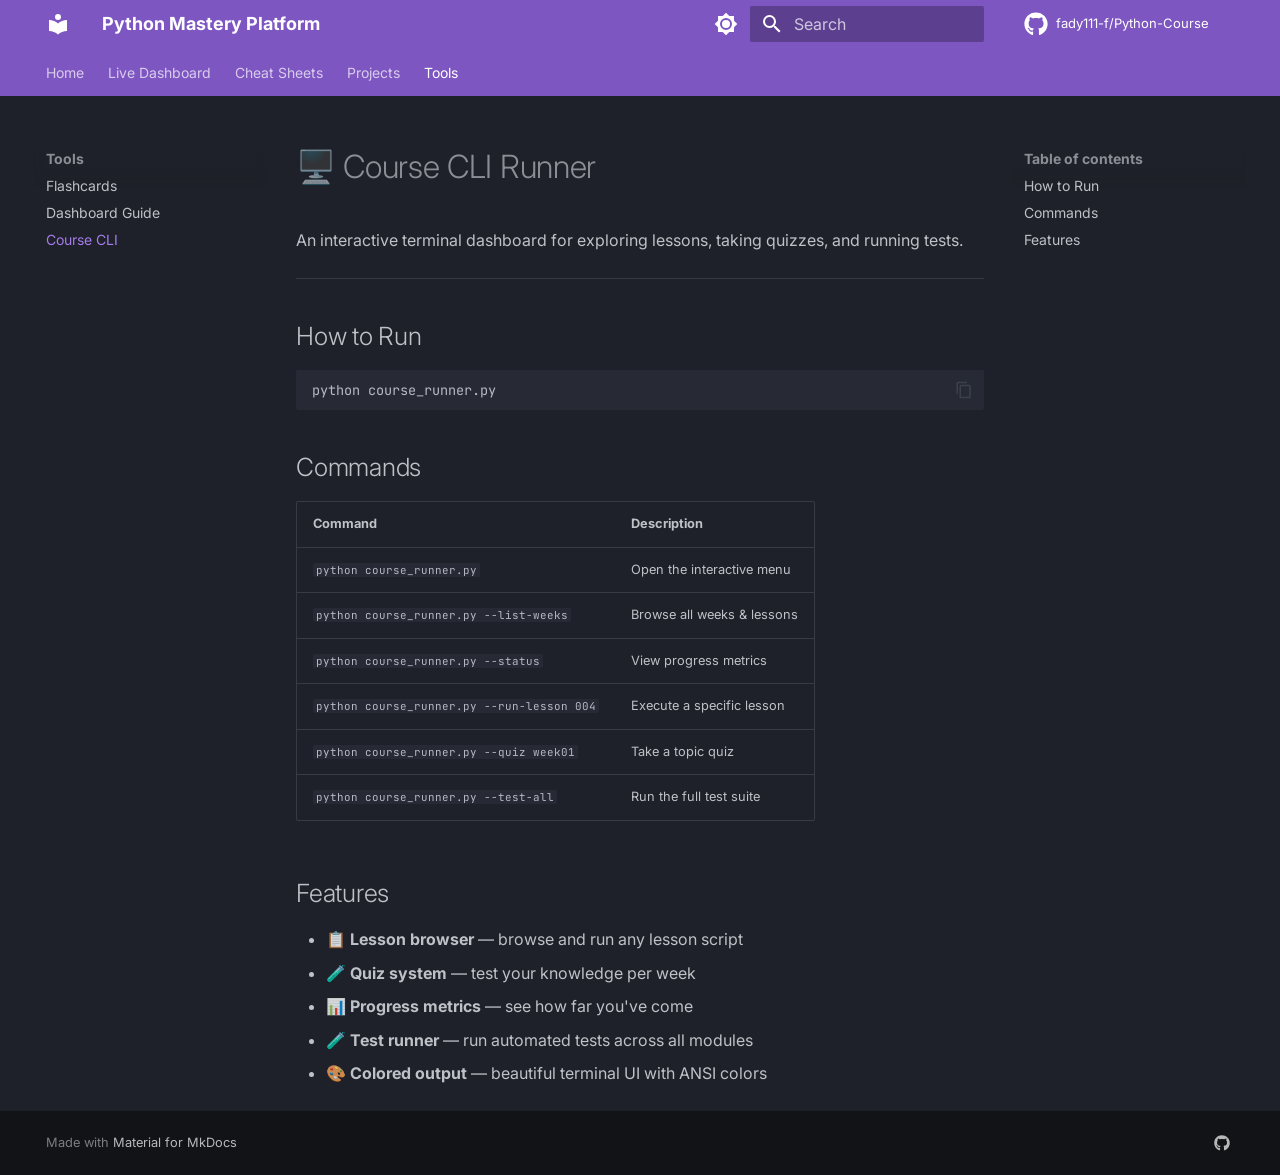
<file: tools/course_runner/index.html>
<!doctype html>
<html lang="en" class="no-js">
  <head>
    
      <meta charset="utf-8">
      <meta name="viewport" content="width=device-width,initial-scale=1">
      
        <meta name="description" content="A comprehensive, interactive Python learning suite">
      
      
      
        <link rel="canonical" href="https://fady111-f.github.io/Python-Course/tools/course_runner/">
      
      
        <link rel="prev" href="../dashboard/">
      
      
      
        
      
      
      <link rel="icon" href="../../assets/images/favicon.png">
      <meta name="generator" content="mkdocs-1.6.1, mkdocs-material-9.7.7">
    
    
      
        <title>Course CLI - Python Mastery Platform</title>
      
    
    
      <link rel="stylesheet" href="../../assets/stylesheets/main.ec1eaa64.min.css">
      
        
        <link rel="stylesheet" href="../../assets/stylesheets/palette.ab4e12ef.min.css">
      
      


    
    
      
    
    
      
        
        
        <link rel="preconnect" href="https://fonts.gstatic.com" crossorigin>
        <link rel="stylesheet" href="https://fonts.googleapis.com/css?family=Inter:300,300i,400,400i,700,700i%7CJetBrains+Mono:400,400i,700,700i&display=fallback">
        <style>:root{--md-text-font:"Inter";--md-code-font:"JetBrains Mono"}</style>
      
    
    
    <script>__md_scope=new URL("../..",location),__md_hash=e=>[...e].reduce(((e,_)=>(e<<5)-e+_.charCodeAt(0)),0),__md_get=(e,_=localStorage,t=__md_scope)=>JSON.parse(_.getItem(t.pathname+"."+e)),__md_set=(e,_,t=localStorage,a=__md_scope)=>{try{t.setItem(a.pathname+"."+e,JSON.stringify(_))}catch(e){}}</script>
    
      

    
    
  </head>
  
  
    
    
      
    
    
    
    
    <body dir="ltr" data-md-color-scheme="slate" data-md-color-primary="deep-purple" data-md-color-accent="amber">
  
    
    <input class="md-toggle" data-md-toggle="drawer" type="checkbox" id="__drawer" autocomplete="off">
    <input class="md-toggle" data-md-toggle="search" type="checkbox" id="__search" autocomplete="off">
    <label class="md-overlay" for="__drawer"></label>
    <div data-md-component="skip">
      
        
        <a href="#course-cli-runner" class="md-skip">
          Skip to content
        </a>
      
    </div>
    <div data-md-component="announce">
      
    </div>
    
    
      

<header class="md-header" data-md-component="header">
  <nav class="md-header__inner md-grid" aria-label="Header">
    <a href="../.." title="Python Mastery Platform" class="md-header__button md-logo" aria-label="Python Mastery Platform" data-md-component="logo">
      
  
  <svg xmlns="http://www.w3.org/2000/svg" viewBox="0 0 24 24"><path d="M12 8a3 3 0 0 0 3-3 3 3 0 0 0-3-3 3 3 0 0 0-3 3 3 3 0 0 0 3 3m0 3.54C9.64 9.35 6.5 8 3 8v11c3.5 0 6.64 1.35 9 3.54 2.36-2.19 5.5-3.54 9-3.54V8c-3.5 0-6.64 1.35-9 3.54"/></svg>

    </a>
    <label class="md-header__button md-icon" for="__drawer">
      
      <svg xmlns="http://www.w3.org/2000/svg" viewBox="0 0 24 24"><path d="M3 6h18v2H3zm0 5h18v2H3zm0 5h18v2H3z"/></svg>
    </label>
    <div class="md-header__title" data-md-component="header-title">
      <div class="md-header__ellipsis">
        <div class="md-header__topic">
          <span class="md-ellipsis">
            Python Mastery Platform
          </span>
        </div>
        <div class="md-header__topic" data-md-component="header-topic">
          <span class="md-ellipsis">
            
              Course CLI
            
          </span>
        </div>
      </div>
    </div>
    
      
        <form class="md-header__option" data-md-component="palette">
  
    
    
    
    <input class="md-option" data-md-color-media="" data-md-color-scheme="slate" data-md-color-primary="deep-purple" data-md-color-accent="amber"  aria-label="Switch to light mode"  type="radio" name="__palette" id="__palette_0">
    
      <label class="md-header__button md-icon" title="Switch to light mode" for="__palette_1" hidden>
        <svg xmlns="http://www.w3.org/2000/svg" viewBox="0 0 24 24"><path d="M12 8a4 4 0 0 0-4 4 4 4 0 0 0 4 4 4 4 0 0 0 4-4 4 4 0 0 0-4-4m0 10a6 6 0 0 1-6-6 6 6 0 0 1 6-6 6 6 0 0 1 6 6 6 6 0 0 1-6 6m8-9.31V4h-4.69L12 .69 8.69 4H4v4.69L.69 12 4 15.31V20h4.69L12 23.31 15.31 20H20v-4.69L23.31 12z"/></svg>
      </label>
    
  
    
    
    
    <input class="md-option" data-md-color-media="" data-md-color-scheme="default" data-md-color-primary="deep-purple" data-md-color-accent="amber"  aria-label="Switch to dark mode"  type="radio" name="__palette" id="__palette_1">
    
      <label class="md-header__button md-icon" title="Switch to dark mode" for="__palette_0" hidden>
        <svg xmlns="http://www.w3.org/2000/svg" viewBox="0 0 24 24"><path d="M12 18c-.89 0-1.74-.2-2.5-.55C11.56 16.5 13 14.42 13 12s-1.44-4.5-3.5-5.45C10.26 6.2 11.11 6 12 6a6 6 0 0 1 6 6 6 6 0 0 1-6 6m8-9.31V4h-4.69L12 .69 8.69 4H4v4.69L.69 12 4 15.31V20h4.69L12 23.31 15.31 20H20v-4.69L23.31 12z"/></svg>
      </label>
    
  
</form>
      
    
    
      <script>var palette=__md_get("__palette");if(palette&&palette.color){if("(prefers-color-scheme)"===palette.color.media){var media=matchMedia("(prefers-color-scheme: light)"),input=document.querySelector(media.matches?"[data-md-color-media='(prefers-color-scheme: light)']":"[data-md-color-media='(prefers-color-scheme: dark)']");palette.color.media=input.getAttribute("data-md-color-media"),palette.color.scheme=input.getAttribute("data-md-color-scheme"),palette.color.primary=input.getAttribute("data-md-color-primary"),palette.color.accent=input.getAttribute("data-md-color-accent")}for(var[key,value]of Object.entries(palette.color))document.body.setAttribute("data-md-color-"+key,value)}</script>
    
    
    
      
      
        <label class="md-header__button md-icon" for="__search">
          
          <svg xmlns="http://www.w3.org/2000/svg" viewBox="0 0 24 24"><path d="M9.5 3A6.5 6.5 0 0 1 16 9.5c0 1.61-.59 3.09-1.56 4.23l.27.27h.79l5 5-1.5 1.5-5-5v-.79l-.27-.27A6.52 6.52 0 0 1 9.5 16 6.5 6.5 0 0 1 3 9.5 6.5 6.5 0 0 1 9.5 3m0 2C7 5 5 7 5 9.5S7 14 9.5 14 14 12 14 9.5 12 5 9.5 5"/></svg>
        </label>
        <div class="md-search" data-md-component="search" role="dialog">
  <label class="md-search__overlay" for="__search"></label>
  <div class="md-search__inner" role="search">
    <form class="md-search__form" name="search">
      <input type="text" class="md-search__input" name="query" aria-label="Search" placeholder="Search" autocapitalize="off" autocorrect="off" autocomplete="off" spellcheck="false" data-md-component="search-query" required>
      <label class="md-search__icon md-icon" for="__search">
        
        <svg xmlns="http://www.w3.org/2000/svg" viewBox="0 0 24 24"><path d="M9.5 3A6.5 6.5 0 0 1 16 9.5c0 1.61-.59 3.09-1.56 4.23l.27.27h.79l5 5-1.5 1.5-5-5v-.79l-.27-.27A6.52 6.52 0 0 1 9.5 16 6.5 6.5 0 0 1 3 9.5 6.5 6.5 0 0 1 9.5 3m0 2C7 5 5 7 5 9.5S7 14 9.5 14 14 12 14 9.5 12 5 9.5 5"/></svg>
        
        <svg xmlns="http://www.w3.org/2000/svg" viewBox="0 0 24 24"><path d="M20 11v2H8l5.5 5.5-1.42 1.42L4.16 12l7.92-7.92L13.5 5.5 8 11z"/></svg>
      </label>
      <nav class="md-search__options" aria-label="Search">
        
        <button type="reset" class="md-search__icon md-icon" title="Clear" aria-label="Clear" tabindex="-1">
          
          <svg xmlns="http://www.w3.org/2000/svg" viewBox="0 0 24 24"><path d="M19 6.41 17.59 5 12 10.59 6.41 5 5 6.41 10.59 12 5 17.59 6.41 19 12 13.41 17.59 19 19 17.59 13.41 12z"/></svg>
        </button>
      </nav>
      
        <div class="md-search__suggest" data-md-component="search-suggest"></div>
      
    </form>
    <div class="md-search__output">
      <div class="md-search__scrollwrap" tabindex="0" data-md-scrollfix>
        <div class="md-search-result" data-md-component="search-result">
          <div class="md-search-result__meta">
            Initializing search
          </div>
          <ol class="md-search-result__list" role="presentation"></ol>
        </div>
      </div>
    </div>
  </div>
</div>
      
    
    
      <div class="md-header__source">
        <a href="https://github.com/fady111-f/Python-Course" title="Go to repository" class="md-source" data-md-component="source">
  <div class="md-source__icon md-icon">
    
    <svg xmlns="http://www.w3.org/2000/svg" viewBox="0 0 512 512"><!--! Font Awesome Free 7.1.0 by @fontawesome - https://fontawesome.com License - https://fontawesome.com/license/free (Icons: CC BY 4.0, Fonts: SIL OFL 1.1, Code: MIT License) Copyright 2025 Fonticons, Inc.--><path d="M173.9 397.4c0 2-2.3 3.6-5.2 3.6-3.3.3-5.6-1.3-5.6-3.6 0-2 2.3-3.6 5.2-3.6 3-.3 5.6 1.3 5.6 3.6m-31.1-4.5c-.7 2 1.3 4.3 4.3 4.9 2.6 1 5.6 0 6.2-2s-1.3-4.3-4.3-5.2c-2.6-.7-5.5.3-6.2 2.3m44.2-1.7c-2.9.7-4.9 2.6-4.6 4.9.3 2 2.9 3.3 5.9 2.6 2.9-.7 4.9-2.6 4.6-4.6-.3-1.9-3-3.2-5.9-2.9M252.8 8C114.1 8 8 113.3 8 252c0 110.9 69.8 205.8 169.5 239.2 12.8 2.3 17.3-5.6 17.3-12.1 0-6.2-.3-40.4-.3-61.4 0 0-70 15-84.7-29.8 0 0-11.4-29.1-27.8-36.6 0 0-22.9-15.7 1.6-15.4 0 0 24.9 2 38.6 25.8 21.9 38.6 58.6 27.5 72.9 20.9 2.3-16 8.8-27.1 16-33.7-55.9-6.2-112.3-14.3-112.3-110.5 0-27.5 7.6-41.3 23.6-58.9-2.6-6.5-11.1-33.3 2.6-67.9 20.9-6.5 69 27 69 27 20-5.6 41.5-8.5 62.8-8.5s42.8 2.9 62.8 8.5c0 0 48.1-33.6 69-27 13.7 34.7 5.2 61.4 2.6 67.9 16 17.7 25.8 31.5 25.8 58.9 0 96.5-58.9 104.2-114.8 110.5 9.2 7.9 17 22.9 17 46.4 0 33.7-.3 75.4-.3 83.6 0 6.5 4.6 14.4 17.3 12.1C436.2 457.8 504 362.9 504 252 504 113.3 391.5 8 252.8 8M105.2 352.9c-1.3 1-1 3.3.7 5.2 1.6 1.6 3.9 2.3 5.2 1 1.3-1 1-3.3-.7-5.2-1.6-1.6-3.9-2.3-5.2-1m-10.8-8.1c-.7 1.3.3 2.9 2.3 3.9 1.6 1 3.6.7 4.3-.7.7-1.3-.3-2.9-2.3-3.9-2-.6-3.6-.3-4.3.7m32.4 35.6c-1.6 1.3-1 4.3 1.3 6.2 2.3 2.3 5.2 2.6 6.5 1 1.3-1.3.7-4.3-1.3-6.2-2.2-2.3-5.2-2.6-6.5-1m-11.4-14.7c-1.6 1-1.6 3.6 0 5.9s4.3 3.3 5.6 2.3c1.6-1.3 1.6-3.9 0-6.2-1.4-2.3-4-3.3-5.6-2"/></svg>
  </div>
  <div class="md-source__repository">
    fady111-f/Python-Course
  </div>
</a>
      </div>
    
  </nav>
  
</header>
    
    <div class="md-container" data-md-component="container">
      
      
        
          
            
<nav class="md-tabs" aria-label="Tabs" data-md-component="tabs">
  <div class="md-grid">
    <ul class="md-tabs__list">
      
        
  
  
  
  
    <li class="md-tabs__item">
      <a href="../.." class="md-tabs__link">
        
  
  
    
  
  Home

      </a>
    </li>
  

      
        
  
  
  
  
    <li class="md-tabs__item">
      <a href="../../dashboard/" class="md-tabs__link">
        
  
  
    
  
  Live Dashboard

      </a>
    </li>
  

      
        
  
  
  
  
    
    
      <li class="md-tabs__item">
        <a href="../../cheatsheets/01_fundamentals/" class="md-tabs__link">
          
  
  
  Cheat Sheets

        </a>
      </li>
    
  

      
        
  
  
  
  
    
    
      <li class="md-tabs__item">
        <a href="../../projects/" class="md-tabs__link">
          
  
  
  Projects

        </a>
      </li>
    
  

      
        
  
  
  
    
  
  
    
    
      <li class="md-tabs__item md-tabs__item--active">
        <a href="../flashcards/" class="md-tabs__link">
          
  
  
  Tools

        </a>
      </li>
    
  

      
    </ul>
  </div>
</nav>
          
        
      
      <main class="md-main" data-md-component="main">
        <div class="md-main__inner md-grid">
          
            
              
              <div class="md-sidebar md-sidebar--primary" data-md-component="sidebar" data-md-type="navigation" >
                <div class="md-sidebar__scrollwrap">
                  <div class="md-sidebar__inner">
                    


  


<nav class="md-nav md-nav--primary md-nav--lifted" aria-label="Navigation" data-md-level="0">
  <label class="md-nav__title" for="__drawer">
    <a href="../.." title="Python Mastery Platform" class="md-nav__button md-logo" aria-label="Python Mastery Platform" data-md-component="logo">
      
  
  <svg xmlns="http://www.w3.org/2000/svg" viewBox="0 0 24 24"><path d="M12 8a3 3 0 0 0 3-3 3 3 0 0 0-3-3 3 3 0 0 0-3 3 3 3 0 0 0 3 3m0 3.54C9.64 9.35 6.5 8 3 8v11c3.5 0 6.64 1.35 9 3.54 2.36-2.19 5.5-3.54 9-3.54V8c-3.5 0-6.64 1.35-9 3.54"/></svg>

    </a>
    Python Mastery Platform
  </label>
  
    <div class="md-nav__source">
      <a href="https://github.com/fady111-f/Python-Course" title="Go to repository" class="md-source" data-md-component="source">
  <div class="md-source__icon md-icon">
    
    <svg xmlns="http://www.w3.org/2000/svg" viewBox="0 0 512 512"><!--! Font Awesome Free 7.1.0 by @fontawesome - https://fontawesome.com License - https://fontawesome.com/license/free (Icons: CC BY 4.0, Fonts: SIL OFL 1.1, Code: MIT License) Copyright 2025 Fonticons, Inc.--><path d="M173.9 397.4c0 2-2.3 3.6-5.2 3.6-3.3.3-5.6-1.3-5.6-3.6 0-2 2.3-3.6 5.2-3.6 3-.3 5.6 1.3 5.6 3.6m-31.1-4.5c-.7 2 1.3 4.3 4.3 4.9 2.6 1 5.6 0 6.2-2s-1.3-4.3-4.3-5.2c-2.6-.7-5.5.3-6.2 2.3m44.2-1.7c-2.9.7-4.9 2.6-4.6 4.9.3 2 2.9 3.3 5.9 2.6 2.9-.7 4.9-2.6 4.6-4.6-.3-1.9-3-3.2-5.9-2.9M252.8 8C114.1 8 8 113.3 8 252c0 110.9 69.8 205.8 169.5 239.2 12.8 2.3 17.3-5.6 17.3-12.1 0-6.2-.3-40.4-.3-61.4 0 0-70 15-84.7-29.8 0 0-11.4-29.1-27.8-36.6 0 0-22.9-15.7 1.6-15.4 0 0 24.9 2 38.6 25.8 21.9 38.6 58.6 27.5 72.9 20.9 2.3-16 8.8-27.1 16-33.7-55.9-6.2-112.3-14.3-112.3-110.5 0-27.5 7.6-41.3 23.6-58.9-2.6-6.5-11.1-33.3 2.6-67.9 20.9-6.5 69 27 69 27 20-5.6 41.5-8.5 62.8-8.5s42.8 2.9 62.8 8.5c0 0 48.1-33.6 69-27 13.7 34.7 5.2 61.4 2.6 67.9 16 17.7 25.8 31.5 25.8 58.9 0 96.5-58.9 104.2-114.8 110.5 9.2 7.9 17 22.9 17 46.4 0 33.7-.3 75.4-.3 83.6 0 6.5 4.6 14.4 17.3 12.1C436.2 457.8 504 362.9 504 252 504 113.3 391.5 8 252.8 8M105.2 352.9c-1.3 1-1 3.3.7 5.2 1.6 1.6 3.9 2.3 5.2 1 1.3-1 1-3.3-.7-5.2-1.6-1.6-3.9-2.3-5.2-1m-10.8-8.1c-.7 1.3.3 2.9 2.3 3.9 1.6 1 3.6.7 4.3-.7.7-1.3-.3-2.9-2.3-3.9-2-.6-3.6-.3-4.3.7m32.4 35.6c-1.6 1.3-1 4.3 1.3 6.2 2.3 2.3 5.2 2.6 6.5 1 1.3-1.3.7-4.3-1.3-6.2-2.2-2.3-5.2-2.6-6.5-1m-11.4-14.7c-1.6 1-1.6 3.6 0 5.9s4.3 3.3 5.6 2.3c1.6-1.3 1.6-3.9 0-6.2-1.4-2.3-4-3.3-5.6-2"/></svg>
  </div>
  <div class="md-source__repository">
    fady111-f/Python-Course
  </div>
</a>
    </div>
  
  <ul class="md-nav__list" data-md-scrollfix>
    
      
      
  
  
  
  
    <li class="md-nav__item">
      <a href="../.." class="md-nav__link">
        
  
  
  <span class="md-ellipsis">
    
  
    Home
  

    
  </span>
  
  

      </a>
    </li>
  

    
      
      
  
  
  
  
    <li class="md-nav__item">
      <a href="../../dashboard/" class="md-nav__link">
        
  
  
  <span class="md-ellipsis">
    
  
    Live Dashboard
  

    
  </span>
  
  

      </a>
    </li>
  

    
      
      
  
  
  
  
    
    
    
    
      
      
        
      
    
    
    <li class="md-nav__item md-nav__item--nested">
      
        
        
          
        
        <input class="md-nav__toggle md-toggle md-toggle--indeterminate" type="checkbox" id="__nav_3" >
        
          
          <label class="md-nav__link" for="__nav_3" id="__nav_3_label" tabindex="0">
            
  
  
  <span class="md-ellipsis">
    
  
    Cheat Sheets
  

    
  </span>
  
  

            <span class="md-nav__icon md-icon"></span>
          </label>
        
        <nav class="md-nav" data-md-level="1" aria-labelledby="__nav_3_label" aria-expanded="false">
          <label class="md-nav__title" for="__nav_3">
            <span class="md-nav__icon md-icon"></span>
            
  
    Cheat Sheets
  

          </label>
          <ul class="md-nav__list" data-md-scrollfix>
            
              
                
  
  
  
  
    <li class="md-nav__item">
      <a href="../../cheatsheets/01_fundamentals/" class="md-nav__link">
        
  
  
  <span class="md-ellipsis">
    
  
    Fundamentals
  

    
  </span>
  
  

      </a>
    </li>
  

              
            
              
                
  
  
  
  
    <li class="md-nav__item">
      <a href="../../cheatsheets/02_strings/" class="md-nav__link">
        
  
  
  <span class="md-ellipsis">
    
  
    Strings
  

    
  </span>
  
  

      </a>
    </li>
  

              
            
          </ul>
        </nav>
      
    </li>
  

    
      
      
  
  
  
  
    
    
    
    
      
      
        
      
    
    
    <li class="md-nav__item md-nav__item--nested">
      
        
        
          
        
        <input class="md-nav__toggle md-toggle md-toggle--indeterminate" type="checkbox" id="__nav_4" >
        
          
          <label class="md-nav__link" for="__nav_4" id="__nav_4_label" tabindex="0">
            
  
  
  <span class="md-ellipsis">
    
  
    Projects
  

    
  </span>
  
  

            <span class="md-nav__icon md-icon"></span>
          </label>
        
        <nav class="md-nav" data-md-level="1" aria-labelledby="__nav_4_label" aria-expanded="false">
          <label class="md-nav__title" for="__nav_4">
            <span class="md-nav__icon md-icon"></span>
            
  
    Projects
  

          </label>
          <ul class="md-nav__list" data-md-scrollfix>
            
              
                
  
  
  
  
    <li class="md-nav__item">
      <a href="../../projects/" class="md-nav__link">
        
  
  
  <span class="md-ellipsis">
    
  
    Overview
  

    
  </span>
  
  

      </a>
    </li>
  

              
            
              
                
  
  
  
  
    <li class="md-nav__item">
      <a href="../../projects/01_personal_card_generator/" class="md-nav__link">
        
  
  
  <span class="md-ellipsis">
    
  
    Personal Card Generator
  

    
  </span>
  
  

      </a>
    </li>
  

              
            
              
                
  
  
  
  
    <li class="md-nav__item">
      <a href="../../projects/02_mad_libs_game/" class="md-nav__link">
        
  
  
  <span class="md-ellipsis">
    
  
    Mad Libs Game
  

    
  </span>
  
  

      </a>
    </li>
  

              
            
              
                
  
  
  
  
    <li class="md-nav__item">
      <a href="../../projects/03_text_analyzer/" class="md-nav__link">
        
  
  
  <span class="md-ellipsis">
    
  
    Text Analyzer
  

    
  </span>
  
  

      </a>
    </li>
  

              
            
          </ul>
        </nav>
      
    </li>
  

    
      
      
  
  
    
  
  
  
    
    
    
    
      
        
        
      
      
        
      
    
    
    <li class="md-nav__item md-nav__item--active md-nav__item--section md-nav__item--nested">
      
        
        
        <input class="md-nav__toggle md-toggle " type="checkbox" id="__nav_5" checked>
        
          
          <label class="md-nav__link" for="__nav_5" id="__nav_5_label" tabindex="">
            
  
  
  <span class="md-ellipsis">
    
  
    Tools
  

    
  </span>
  
  

            <span class="md-nav__icon md-icon"></span>
          </label>
        
        <nav class="md-nav" data-md-level="1" aria-labelledby="__nav_5_label" aria-expanded="true">
          <label class="md-nav__title" for="__nav_5">
            <span class="md-nav__icon md-icon"></span>
            
  
    Tools
  

          </label>
          <ul class="md-nav__list" data-md-scrollfix>
            
              
                
  
  
  
  
    <li class="md-nav__item">
      <a href="../flashcards/" class="md-nav__link">
        
  
  
  <span class="md-ellipsis">
    
  
    Flashcards
  

    
  </span>
  
  

      </a>
    </li>
  

              
            
              
                
  
  
  
  
    <li class="md-nav__item">
      <a href="../dashboard/" class="md-nav__link">
        
  
  
  <span class="md-ellipsis">
    
  
    Dashboard Guide
  

    
  </span>
  
  

      </a>
    </li>
  

              
            
              
                
  
  
    
  
  
  
    <li class="md-nav__item md-nav__item--active">
      
      <input class="md-nav__toggle md-toggle" type="checkbox" id="__toc">
      
      
        
      
      
        <label class="md-nav__link md-nav__link--active" for="__toc">
          
  
  
  <span class="md-ellipsis">
    
  
    Course CLI
  

    
  </span>
  
  

          <span class="md-nav__icon md-icon"></span>
        </label>
      
      <a href="./" class="md-nav__link md-nav__link--active">
        
  
  
  <span class="md-ellipsis">
    
  
    Course CLI
  

    
  </span>
  
  

      </a>
      
        

<nav class="md-nav md-nav--secondary" aria-label="Table of contents">
  
  
  
    
  
  
    <label class="md-nav__title" for="__toc">
      <span class="md-nav__icon md-icon"></span>
      Table of contents
    </label>
    <ul class="md-nav__list" data-md-component="toc" data-md-scrollfix>
      
        <li class="md-nav__item">
  <a href="#how-to-run" class="md-nav__link">
    <span class="md-ellipsis">
      
        How to Run
      
    </span>
  </a>
  
</li>
      
        <li class="md-nav__item">
  <a href="#commands" class="md-nav__link">
    <span class="md-ellipsis">
      
        Commands
      
    </span>
  </a>
  
</li>
      
        <li class="md-nav__item">
  <a href="#features" class="md-nav__link">
    <span class="md-ellipsis">
      
        Features
      
    </span>
  </a>
  
</li>
      
    </ul>
  
</nav>
      
    </li>
  

              
            
          </ul>
        </nav>
      
    </li>
  

    
  </ul>
</nav>
                  </div>
                </div>
              </div>
            
            
              
              <div class="md-sidebar md-sidebar--secondary" data-md-component="sidebar" data-md-type="toc" >
                <div class="md-sidebar__scrollwrap">
                  <div class="md-sidebar__inner">
                    

<nav class="md-nav md-nav--secondary" aria-label="Table of contents">
  
  
  
    
  
  
    <label class="md-nav__title" for="__toc">
      <span class="md-nav__icon md-icon"></span>
      Table of contents
    </label>
    <ul class="md-nav__list" data-md-component="toc" data-md-scrollfix>
      
        <li class="md-nav__item">
  <a href="#how-to-run" class="md-nav__link">
    <span class="md-ellipsis">
      
        How to Run
      
    </span>
  </a>
  
</li>
      
        <li class="md-nav__item">
  <a href="#commands" class="md-nav__link">
    <span class="md-ellipsis">
      
        Commands
      
    </span>
  </a>
  
</li>
      
        <li class="md-nav__item">
  <a href="#features" class="md-nav__link">
    <span class="md-ellipsis">
      
        Features
      
    </span>
  </a>
  
</li>
      
    </ul>
  
</nav>
                  </div>
                </div>
              </div>
            
          
          
            <div class="md-content" data-md-component="content">
              
              <article class="md-content__inner md-typeset">
                
                  


  
  


<h1 id="course-cli-runner">🖥️ Course CLI Runner<a class="headerlink" href="#course-cli-runner" title="Permanent link">&para;</a></h1>
<p>An interactive terminal dashboard for exploring lessons, taking quizzes, and running tests.</p>
<hr />
<h2 id="how-to-run">How to Run<a class="headerlink" href="#how-to-run" title="Permanent link">&para;</a></h2>
<div class="highlight"><pre><span></span><code><a id="__codelineno-0-1" name="__codelineno-0-1" href="#__codelineno-0-1"></a>python<span class="w"> </span>course_runner.py
</code></pre></div>
<h2 id="commands">Commands<a class="headerlink" href="#commands" title="Permanent link">&para;</a></h2>
<table>
<thead>
<tr>
<th>Command</th>
<th>Description</th>
</tr>
</thead>
<tbody>
<tr>
<td><code>python course_runner.py</code></td>
<td>Open the interactive menu</td>
</tr>
<tr>
<td><code>python course_runner.py --list-weeks</code></td>
<td>Browse all weeks &amp; lessons</td>
</tr>
<tr>
<td><code>python course_runner.py --status</code></td>
<td>View progress metrics</td>
</tr>
<tr>
<td><code>python course_runner.py --run-lesson 004</code></td>
<td>Execute a specific lesson</td>
</tr>
<tr>
<td><code>python course_runner.py --quiz week01</code></td>
<td>Take a topic quiz</td>
</tr>
<tr>
<td><code>python course_runner.py --test-all</code></td>
<td>Run the full test suite</td>
</tr>
</tbody>
</table>
<h2 id="features">Features<a class="headerlink" href="#features" title="Permanent link">&para;</a></h2>
<ul>
<li>📋 <strong>Lesson browser</strong> — browse and run any lesson script</li>
<li>🧪 <strong>Quiz system</strong> — test your knowledge per week</li>
<li>📊 <strong>Progress metrics</strong> — see how far you've come</li>
<li>🧪 <strong>Test runner</strong> — run automated tests across all modules</li>
<li>🎨 <strong>Colored output</strong> — beautiful terminal UI with ANSI colors</li>
</ul>












                
              </article>
            </div>
          
          
<script>var target=document.getElementById(location.hash.slice(1));target&&target.name&&(target.checked=target.name.startsWith("__tabbed_"))</script>
        </div>
        
          <button type="button" class="md-top md-icon" data-md-component="top" hidden>
  
  <svg xmlns="http://www.w3.org/2000/svg" viewBox="0 0 24 24"><path d="M13 20h-2V8l-5.5 5.5-1.42-1.42L12 4.16l7.92 7.92-1.42 1.42L13 8z"/></svg>
  Back to top
</button>
        
      </main>
      
        <footer class="md-footer">
  
  <div class="md-footer-meta md-typeset">
    <div class="md-footer-meta__inner md-grid">
      <div class="md-copyright">
  
  
    Made with
    <a href="https://squidfunk.github.io/mkdocs-material/" target="_blank" rel="noopener">
      Material for MkDocs
    </a>
  
</div>
      
        
<div class="md-social">
  
    
    
    
    
      
      
    
    <a href="https://github.com/fady111-f" target="_blank" rel="noopener" title="github.com" class="md-social__link">
      <svg xmlns="http://www.w3.org/2000/svg" viewBox="0 0 512 512"><!--! Font Awesome Free 7.1.0 by @fontawesome - https://fontawesome.com License - https://fontawesome.com/license/free (Icons: CC BY 4.0, Fonts: SIL OFL 1.1, Code: MIT License) Copyright 2025 Fonticons, Inc.--><path d="M173.9 397.4c0 2-2.3 3.6-5.2 3.6-3.3.3-5.6-1.3-5.6-3.6 0-2 2.3-3.6 5.2-3.6 3-.3 5.6 1.3 5.6 3.6m-31.1-4.5c-.7 2 1.3 4.3 4.3 4.9 2.6 1 5.6 0 6.2-2s-1.3-4.3-4.3-5.2c-2.6-.7-5.5.3-6.2 2.3m44.2-1.7c-2.9.7-4.9 2.6-4.6 4.9.3 2 2.9 3.3 5.9 2.6 2.9-.7 4.9-2.6 4.6-4.6-.3-1.9-3-3.2-5.9-2.9M252.8 8C114.1 8 8 113.3 8 252c0 110.9 69.8 205.8 169.5 239.2 12.8 2.3 17.3-5.6 17.3-12.1 0-6.2-.3-40.4-.3-61.4 0 0-70 15-84.7-29.8 0 0-11.4-29.1-27.8-36.6 0 0-22.9-15.7 1.6-15.4 0 0 24.9 2 38.6 25.8 21.9 38.6 58.6 27.5 72.9 20.9 2.3-16 8.8-27.1 16-33.7-55.9-6.2-112.3-14.3-112.3-110.5 0-27.5 7.6-41.3 23.6-58.9-2.6-6.5-11.1-33.3 2.6-67.9 20.9-6.5 69 27 69 27 20-5.6 41.5-8.5 62.8-8.5s42.8 2.9 62.8 8.5c0 0 48.1-33.6 69-27 13.7 34.7 5.2 61.4 2.6 67.9 16 17.7 25.8 31.5 25.8 58.9 0 96.5-58.9 104.2-114.8 110.5 9.2 7.9 17 22.9 17 46.4 0 33.7-.3 75.4-.3 83.6 0 6.5 4.6 14.4 17.3 12.1C436.2 457.8 504 362.9 504 252 504 113.3 391.5 8 252.8 8M105.2 352.9c-1.3 1-1 3.3.7 5.2 1.6 1.6 3.9 2.3 5.2 1 1.3-1 1-3.3-.7-5.2-1.6-1.6-3.9-2.3-5.2-1m-10.8-8.1c-.7 1.3.3 2.9 2.3 3.9 1.6 1 3.6.7 4.3-.7.7-1.3-.3-2.9-2.3-3.9-2-.6-3.6-.3-4.3.7m32.4 35.6c-1.6 1.3-1 4.3 1.3 6.2 2.3 2.3 5.2 2.6 6.5 1 1.3-1.3.7-4.3-1.3-6.2-2.2-2.3-5.2-2.6-6.5-1m-11.4-14.7c-1.6 1-1.6 3.6 0 5.9s4.3 3.3 5.6 2.3c1.6-1.3 1.6-3.9 0-6.2-1.4-2.3-4-3.3-5.6-2"/></svg>
    </a>
  
</div>
      
    </div>
  </div>
</footer>
      
    </div>
    <div class="md-dialog" data-md-component="dialog">
      <div class="md-dialog__inner md-typeset"></div>
    </div>
    
    
    
      
      
      <script id="__config" type="application/json">{"annotate": null, "base": "../..", "features": ["navigation.instant", "navigation.tabs", "navigation.sections", "navigation.expand", "navigation.top", "search.highlight", "search.suggest", "content.code.copy"], "search": "../../assets/javascripts/workers/search.2c215733.min.js", "tags": null, "translations": {"clipboard.copied": "Copied to clipboard", "clipboard.copy": "Copy to clipboard", "search.result.more.one": "1 more on this page", "search.result.more.other": "# more on this page", "search.result.none": "No matching documents", "search.result.one": "1 matching document", "search.result.other": "# matching documents", "search.result.placeholder": "Type to start searching", "search.result.term.missing": "Missing", "select.version": "Select version"}, "version": null}</script>
    
    
      <script src="../../assets/javascripts/bundle.d7400e89.min.js"></script>
      
    
  </body>
</html>
</file>
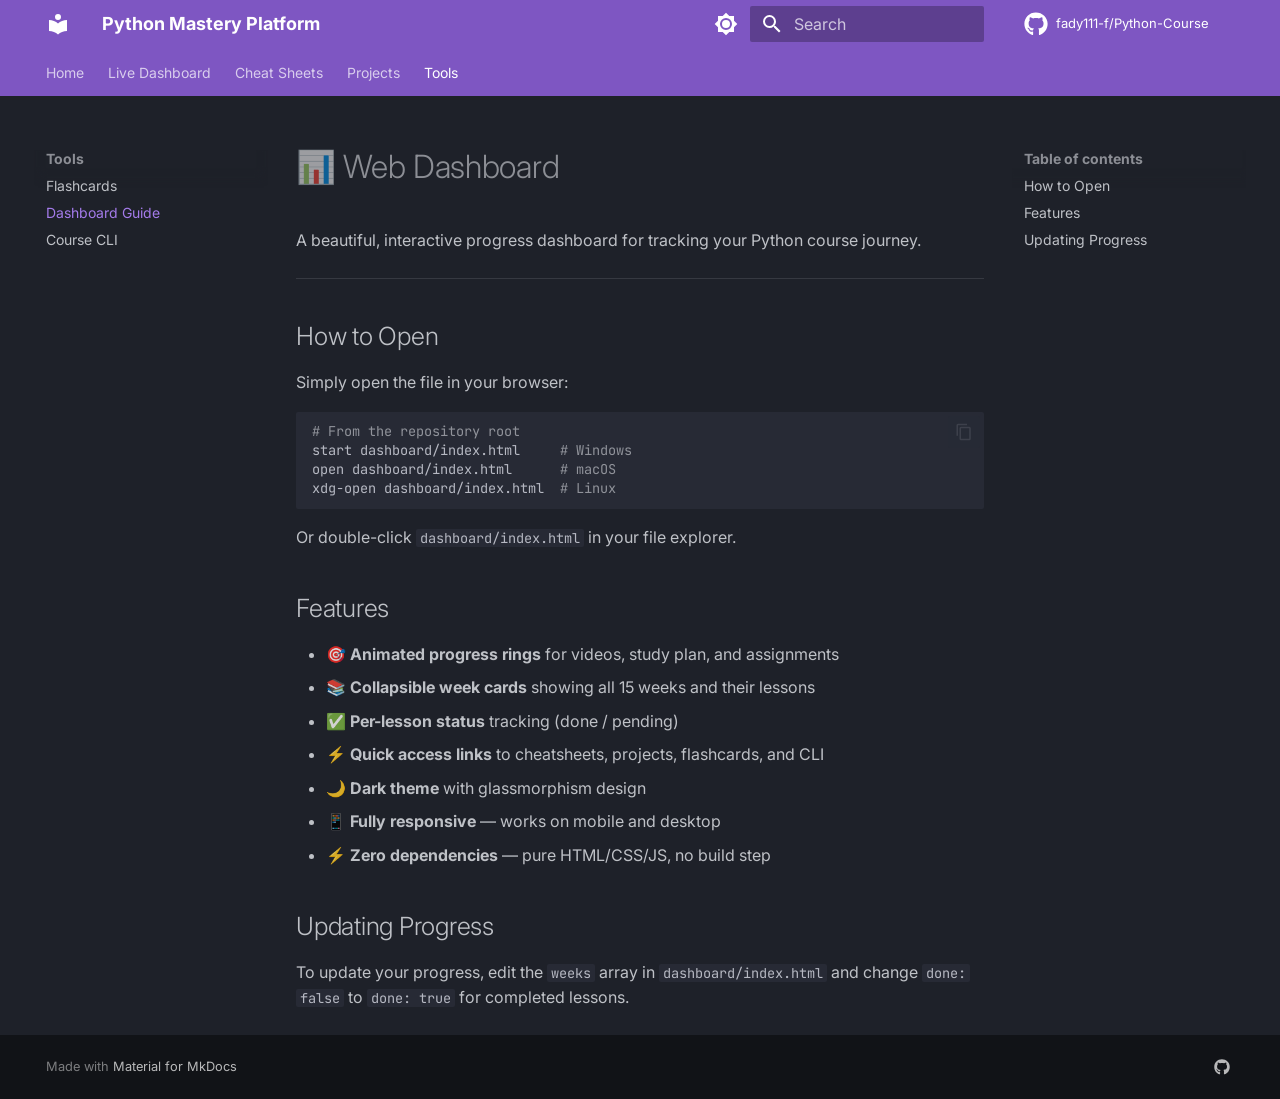
<file: tools/dashboard/index.html>
<!doctype html>
<html lang="en" class="no-js">
  <head>
    
      <meta charset="utf-8">
      <meta name="viewport" content="width=device-width,initial-scale=1">
      
        <meta name="description" content="A comprehensive, interactive Python learning suite">
      
      
      
        <link rel="canonical" href="https://fady111-f.github.io/Python-Course/tools/dashboard/">
      
      
        <link rel="prev" href="../flashcards/">
      
      
        <link rel="next" href="../course_runner/">
      
      
        
      
      
      <link rel="icon" href="../../assets/images/favicon.png">
      <meta name="generator" content="mkdocs-1.6.1, mkdocs-material-9.7.7">
    
    
      
        <title>Dashboard Guide - Python Mastery Platform</title>
      
    
    
      <link rel="stylesheet" href="../../assets/stylesheets/main.ec1eaa64.min.css">
      
        
        <link rel="stylesheet" href="../../assets/stylesheets/palette.ab4e12ef.min.css">
      
      


    
    
      
    
    
      
        
        
        <link rel="preconnect" href="https://fonts.gstatic.com" crossorigin>
        <link rel="stylesheet" href="https://fonts.googleapis.com/css?family=Inter:300,300i,400,400i,700,700i%7CJetBrains+Mono:400,400i,700,700i&display=fallback">
        <style>:root{--md-text-font:"Inter";--md-code-font:"JetBrains Mono"}</style>
      
    
    
    <script>__md_scope=new URL("../..",location),__md_hash=e=>[...e].reduce(((e,_)=>(e<<5)-e+_.charCodeAt(0)),0),__md_get=(e,_=localStorage,t=__md_scope)=>JSON.parse(_.getItem(t.pathname+"."+e)),__md_set=(e,_,t=localStorage,a=__md_scope)=>{try{t.setItem(a.pathname+"."+e,JSON.stringify(_))}catch(e){}}</script>
    
      

    
    
  </head>
  
  
    
    
      
    
    
    
    
    <body dir="ltr" data-md-color-scheme="slate" data-md-color-primary="deep-purple" data-md-color-accent="amber">
  
    
    <input class="md-toggle" data-md-toggle="drawer" type="checkbox" id="__drawer" autocomplete="off">
    <input class="md-toggle" data-md-toggle="search" type="checkbox" id="__search" autocomplete="off">
    <label class="md-overlay" for="__drawer"></label>
    <div data-md-component="skip">
      
        
        <a href="#web-dashboard" class="md-skip">
          Skip to content
        </a>
      
    </div>
    <div data-md-component="announce">
      
    </div>
    
    
      

<header class="md-header" data-md-component="header">
  <nav class="md-header__inner md-grid" aria-label="Header">
    <a href="../.." title="Python Mastery Platform" class="md-header__button md-logo" aria-label="Python Mastery Platform" data-md-component="logo">
      
  
  <svg xmlns="http://www.w3.org/2000/svg" viewBox="0 0 24 24"><path d="M12 8a3 3 0 0 0 3-3 3 3 0 0 0-3-3 3 3 0 0 0-3 3 3 3 0 0 0 3 3m0 3.54C9.64 9.35 6.5 8 3 8v11c3.5 0 6.64 1.35 9 3.54 2.36-2.19 5.5-3.54 9-3.54V8c-3.5 0-6.64 1.35-9 3.54"/></svg>

    </a>
    <label class="md-header__button md-icon" for="__drawer">
      
      <svg xmlns="http://www.w3.org/2000/svg" viewBox="0 0 24 24"><path d="M3 6h18v2H3zm0 5h18v2H3zm0 5h18v2H3z"/></svg>
    </label>
    <div class="md-header__title" data-md-component="header-title">
      <div class="md-header__ellipsis">
        <div class="md-header__topic">
          <span class="md-ellipsis">
            Python Mastery Platform
          </span>
        </div>
        <div class="md-header__topic" data-md-component="header-topic">
          <span class="md-ellipsis">
            
              Dashboard Guide
            
          </span>
        </div>
      </div>
    </div>
    
      
        <form class="md-header__option" data-md-component="palette">
  
    
    
    
    <input class="md-option" data-md-color-media="" data-md-color-scheme="slate" data-md-color-primary="deep-purple" data-md-color-accent="amber"  aria-label="Switch to light mode"  type="radio" name="__palette" id="__palette_0">
    
      <label class="md-header__button md-icon" title="Switch to light mode" for="__palette_1" hidden>
        <svg xmlns="http://www.w3.org/2000/svg" viewBox="0 0 24 24"><path d="M12 8a4 4 0 0 0-4 4 4 4 0 0 0 4 4 4 4 0 0 0 4-4 4 4 0 0 0-4-4m0 10a6 6 0 0 1-6-6 6 6 0 0 1 6-6 6 6 0 0 1 6 6 6 6 0 0 1-6 6m8-9.31V4h-4.69L12 .69 8.69 4H4v4.69L.69 12 4 15.31V20h4.69L12 23.31 15.31 20H20v-4.69L23.31 12z"/></svg>
      </label>
    
  
    
    
    
    <input class="md-option" data-md-color-media="" data-md-color-scheme="default" data-md-color-primary="deep-purple" data-md-color-accent="amber"  aria-label="Switch to dark mode"  type="radio" name="__palette" id="__palette_1">
    
      <label class="md-header__button md-icon" title="Switch to dark mode" for="__palette_0" hidden>
        <svg xmlns="http://www.w3.org/2000/svg" viewBox="0 0 24 24"><path d="M12 18c-.89 0-1.74-.2-2.5-.55C11.56 16.5 13 14.42 13 12s-1.44-4.5-3.5-5.45C10.26 6.2 11.11 6 12 6a6 6 0 0 1 6 6 6 6 0 0 1-6 6m8-9.31V4h-4.69L12 .69 8.69 4H4v4.69L.69 12 4 15.31V20h4.69L12 23.31 15.31 20H20v-4.69L23.31 12z"/></svg>
      </label>
    
  
</form>
      
    
    
      <script>var palette=__md_get("__palette");if(palette&&palette.color){if("(prefers-color-scheme)"===palette.color.media){var media=matchMedia("(prefers-color-scheme: light)"),input=document.querySelector(media.matches?"[data-md-color-media='(prefers-color-scheme: light)']":"[data-md-color-media='(prefers-color-scheme: dark)']");palette.color.media=input.getAttribute("data-md-color-media"),palette.color.scheme=input.getAttribute("data-md-color-scheme"),palette.color.primary=input.getAttribute("data-md-color-primary"),palette.color.accent=input.getAttribute("data-md-color-accent")}for(var[key,value]of Object.entries(palette.color))document.body.setAttribute("data-md-color-"+key,value)}</script>
    
    
    
      
      
        <label class="md-header__button md-icon" for="__search">
          
          <svg xmlns="http://www.w3.org/2000/svg" viewBox="0 0 24 24"><path d="M9.5 3A6.5 6.5 0 0 1 16 9.5c0 1.61-.59 3.09-1.56 4.23l.27.27h.79l5 5-1.5 1.5-5-5v-.79l-.27-.27A6.52 6.52 0 0 1 9.5 16 6.5 6.5 0 0 1 3 9.5 6.5 6.5 0 0 1 9.5 3m0 2C7 5 5 7 5 9.5S7 14 9.5 14 14 12 14 9.5 12 5 9.5 5"/></svg>
        </label>
        <div class="md-search" data-md-component="search" role="dialog">
  <label class="md-search__overlay" for="__search"></label>
  <div class="md-search__inner" role="search">
    <form class="md-search__form" name="search">
      <input type="text" class="md-search__input" name="query" aria-label="Search" placeholder="Search" autocapitalize="off" autocorrect="off" autocomplete="off" spellcheck="false" data-md-component="search-query" required>
      <label class="md-search__icon md-icon" for="__search">
        
        <svg xmlns="http://www.w3.org/2000/svg" viewBox="0 0 24 24"><path d="M9.5 3A6.5 6.5 0 0 1 16 9.5c0 1.61-.59 3.09-1.56 4.23l.27.27h.79l5 5-1.5 1.5-5-5v-.79l-.27-.27A6.52 6.52 0 0 1 9.5 16 6.5 6.5 0 0 1 3 9.5 6.5 6.5 0 0 1 9.5 3m0 2C7 5 5 7 5 9.5S7 14 9.5 14 14 12 14 9.5 12 5 9.5 5"/></svg>
        
        <svg xmlns="http://www.w3.org/2000/svg" viewBox="0 0 24 24"><path d="M20 11v2H8l5.5 5.5-1.42 1.42L4.16 12l7.92-7.92L13.5 5.5 8 11z"/></svg>
      </label>
      <nav class="md-search__options" aria-label="Search">
        
        <button type="reset" class="md-search__icon md-icon" title="Clear" aria-label="Clear" tabindex="-1">
          
          <svg xmlns="http://www.w3.org/2000/svg" viewBox="0 0 24 24"><path d="M19 6.41 17.59 5 12 10.59 6.41 5 5 6.41 10.59 12 5 17.59 6.41 19 12 13.41 17.59 19 19 17.59 13.41 12z"/></svg>
        </button>
      </nav>
      
        <div class="md-search__suggest" data-md-component="search-suggest"></div>
      
    </form>
    <div class="md-search__output">
      <div class="md-search__scrollwrap" tabindex="0" data-md-scrollfix>
        <div class="md-search-result" data-md-component="search-result">
          <div class="md-search-result__meta">
            Initializing search
          </div>
          <ol class="md-search-result__list" role="presentation"></ol>
        </div>
      </div>
    </div>
  </div>
</div>
      
    
    
      <div class="md-header__source">
        <a href="https://github.com/fady111-f/Python-Course" title="Go to repository" class="md-source" data-md-component="source">
  <div class="md-source__icon md-icon">
    
    <svg xmlns="http://www.w3.org/2000/svg" viewBox="0 0 512 512"><!--! Font Awesome Free 7.1.0 by @fontawesome - https://fontawesome.com License - https://fontawesome.com/license/free (Icons: CC BY 4.0, Fonts: SIL OFL 1.1, Code: MIT License) Copyright 2025 Fonticons, Inc.--><path d="M173.9 397.4c0 2-2.3 3.6-5.2 3.6-3.3.3-5.6-1.3-5.6-3.6 0-2 2.3-3.6 5.2-3.6 3-.3 5.6 1.3 5.6 3.6m-31.1-4.5c-.7 2 1.3 4.3 4.3 4.9 2.6 1 5.6 0 6.2-2s-1.3-4.3-4.3-5.2c-2.6-.7-5.5.3-6.2 2.3m44.2-1.7c-2.9.7-4.9 2.6-4.6 4.9.3 2 2.9 3.3 5.9 2.6 2.9-.7 4.9-2.6 4.6-4.6-.3-1.9-3-3.2-5.9-2.9M252.8 8C114.1 8 8 113.3 8 252c0 110.9 69.8 205.8 169.5 239.2 12.8 2.3 17.3-5.6 17.3-12.1 0-6.2-.3-40.4-.3-61.4 0 0-70 15-84.7-29.8 0 0-11.4-29.1-27.8-36.6 0 0-22.9-15.7 1.6-15.4 0 0 24.9 2 38.6 25.8 21.9 38.6 58.6 27.5 72.9 20.9 2.3-16 8.8-27.1 16-33.7-55.9-6.2-112.3-14.3-112.3-110.5 0-27.5 7.6-41.3 23.6-58.9-2.6-6.5-11.1-33.3 2.6-67.9 20.9-6.5 69 27 69 27 20-5.6 41.5-8.5 62.8-8.5s42.8 2.9 62.8 8.5c0 0 48.1-33.6 69-27 13.7 34.7 5.2 61.4 2.6 67.9 16 17.7 25.8 31.5 25.8 58.9 0 96.5-58.9 104.2-114.8 110.5 9.2 7.9 17 22.9 17 46.4 0 33.7-.3 75.4-.3 83.6 0 6.5 4.6 14.4 17.3 12.1C436.2 457.8 504 362.9 504 252 504 113.3 391.5 8 252.8 8M105.2 352.9c-1.3 1-1 3.3.7 5.2 1.6 1.6 3.9 2.3 5.2 1 1.3-1 1-3.3-.7-5.2-1.6-1.6-3.9-2.3-5.2-1m-10.8-8.1c-.7 1.3.3 2.9 2.3 3.9 1.6 1 3.6.7 4.3-.7.7-1.3-.3-2.9-2.3-3.9-2-.6-3.6-.3-4.3.7m32.4 35.6c-1.6 1.3-1 4.3 1.3 6.2 2.3 2.3 5.2 2.6 6.5 1 1.3-1.3.7-4.3-1.3-6.2-2.2-2.3-5.2-2.6-6.5-1m-11.4-14.7c-1.6 1-1.6 3.6 0 5.9s4.3 3.3 5.6 2.3c1.6-1.3 1.6-3.9 0-6.2-1.4-2.3-4-3.3-5.6-2"/></svg>
  </div>
  <div class="md-source__repository">
    fady111-f/Python-Course
  </div>
</a>
      </div>
    
  </nav>
  
</header>
    
    <div class="md-container" data-md-component="container">
      
      
        
          
            
<nav class="md-tabs" aria-label="Tabs" data-md-component="tabs">
  <div class="md-grid">
    <ul class="md-tabs__list">
      
        
  
  
  
  
    <li class="md-tabs__item">
      <a href="../.." class="md-tabs__link">
        
  
  
    
  
  Home

      </a>
    </li>
  

      
        
  
  
  
  
    <li class="md-tabs__item">
      <a href="../../dashboard/" class="md-tabs__link">
        
  
  
    
  
  Live Dashboard

      </a>
    </li>
  

      
        
  
  
  
  
    
    
      <li class="md-tabs__item">
        <a href="../../cheatsheets/01_fundamentals/" class="md-tabs__link">
          
  
  
  Cheat Sheets

        </a>
      </li>
    
  

      
        
  
  
  
  
    
    
      <li class="md-tabs__item">
        <a href="../../projects/" class="md-tabs__link">
          
  
  
  Projects

        </a>
      </li>
    
  

      
        
  
  
  
    
  
  
    
    
      <li class="md-tabs__item md-tabs__item--active">
        <a href="../flashcards/" class="md-tabs__link">
          
  
  
  Tools

        </a>
      </li>
    
  

      
    </ul>
  </div>
</nav>
          
        
      
      <main class="md-main" data-md-component="main">
        <div class="md-main__inner md-grid">
          
            
              
              <div class="md-sidebar md-sidebar--primary" data-md-component="sidebar" data-md-type="navigation" >
                <div class="md-sidebar__scrollwrap">
                  <div class="md-sidebar__inner">
                    


  


<nav class="md-nav md-nav--primary md-nav--lifted" aria-label="Navigation" data-md-level="0">
  <label class="md-nav__title" for="__drawer">
    <a href="../.." title="Python Mastery Platform" class="md-nav__button md-logo" aria-label="Python Mastery Platform" data-md-component="logo">
      
  
  <svg xmlns="http://www.w3.org/2000/svg" viewBox="0 0 24 24"><path d="M12 8a3 3 0 0 0 3-3 3 3 0 0 0-3-3 3 3 0 0 0-3 3 3 3 0 0 0 3 3m0 3.54C9.64 9.35 6.5 8 3 8v11c3.5 0 6.64 1.35 9 3.54 2.36-2.19 5.5-3.54 9-3.54V8c-3.5 0-6.64 1.35-9 3.54"/></svg>

    </a>
    Python Mastery Platform
  </label>
  
    <div class="md-nav__source">
      <a href="https://github.com/fady111-f/Python-Course" title="Go to repository" class="md-source" data-md-component="source">
  <div class="md-source__icon md-icon">
    
    <svg xmlns="http://www.w3.org/2000/svg" viewBox="0 0 512 512"><!--! Font Awesome Free 7.1.0 by @fontawesome - https://fontawesome.com License - https://fontawesome.com/license/free (Icons: CC BY 4.0, Fonts: SIL OFL 1.1, Code: MIT License) Copyright 2025 Fonticons, Inc.--><path d="M173.9 397.4c0 2-2.3 3.6-5.2 3.6-3.3.3-5.6-1.3-5.6-3.6 0-2 2.3-3.6 5.2-3.6 3-.3 5.6 1.3 5.6 3.6m-31.1-4.5c-.7 2 1.3 4.3 4.3 4.9 2.6 1 5.6 0 6.2-2s-1.3-4.3-4.3-5.2c-2.6-.7-5.5.3-6.2 2.3m44.2-1.7c-2.9.7-4.9 2.6-4.6 4.9.3 2 2.9 3.3 5.9 2.6 2.9-.7 4.9-2.6 4.6-4.6-.3-1.9-3-3.2-5.9-2.9M252.8 8C114.1 8 8 113.3 8 252c0 110.9 69.8 205.8 169.5 239.2 12.8 2.3 17.3-5.6 17.3-12.1 0-6.2-.3-40.4-.3-61.4 0 0-70 15-84.7-29.8 0 0-11.4-29.1-27.8-36.6 0 0-22.9-15.7 1.6-15.4 0 0 24.9 2 38.6 25.8 21.9 38.6 58.6 27.5 72.9 20.9 2.3-16 8.8-27.1 16-33.7-55.9-6.2-112.3-14.3-112.3-110.5 0-27.5 7.6-41.3 23.6-58.9-2.6-6.5-11.1-33.3 2.6-67.9 20.9-6.5 69 27 69 27 20-5.6 41.5-8.5 62.8-8.5s42.8 2.9 62.8 8.5c0 0 48.1-33.6 69-27 13.7 34.7 5.2 61.4 2.6 67.9 16 17.7 25.8 31.5 25.8 58.9 0 96.5-58.9 104.2-114.8 110.5 9.2 7.9 17 22.9 17 46.4 0 33.7-.3 75.4-.3 83.6 0 6.5 4.6 14.4 17.3 12.1C436.2 457.8 504 362.9 504 252 504 113.3 391.5 8 252.8 8M105.2 352.9c-1.3 1-1 3.3.7 5.2 1.6 1.6 3.9 2.3 5.2 1 1.3-1 1-3.3-.7-5.2-1.6-1.6-3.9-2.3-5.2-1m-10.8-8.1c-.7 1.3.3 2.9 2.3 3.9 1.6 1 3.6.7 4.3-.7.7-1.3-.3-2.9-2.3-3.9-2-.6-3.6-.3-4.3.7m32.4 35.6c-1.6 1.3-1 4.3 1.3 6.2 2.3 2.3 5.2 2.6 6.5 1 1.3-1.3.7-4.3-1.3-6.2-2.2-2.3-5.2-2.6-6.5-1m-11.4-14.7c-1.6 1-1.6 3.6 0 5.9s4.3 3.3 5.6 2.3c1.6-1.3 1.6-3.9 0-6.2-1.4-2.3-4-3.3-5.6-2"/></svg>
  </div>
  <div class="md-source__repository">
    fady111-f/Python-Course
  </div>
</a>
    </div>
  
  <ul class="md-nav__list" data-md-scrollfix>
    
      
      
  
  
  
  
    <li class="md-nav__item">
      <a href="../.." class="md-nav__link">
        
  
  
  <span class="md-ellipsis">
    
  
    Home
  

    
  </span>
  
  

      </a>
    </li>
  

    
      
      
  
  
  
  
    <li class="md-nav__item">
      <a href="../../dashboard/" class="md-nav__link">
        
  
  
  <span class="md-ellipsis">
    
  
    Live Dashboard
  

    
  </span>
  
  

      </a>
    </li>
  

    
      
      
  
  
  
  
    
    
    
    
      
      
        
      
    
    
    <li class="md-nav__item md-nav__item--nested">
      
        
        
          
        
        <input class="md-nav__toggle md-toggle md-toggle--indeterminate" type="checkbox" id="__nav_3" >
        
          
          <label class="md-nav__link" for="__nav_3" id="__nav_3_label" tabindex="0">
            
  
  
  <span class="md-ellipsis">
    
  
    Cheat Sheets
  

    
  </span>
  
  

            <span class="md-nav__icon md-icon"></span>
          </label>
        
        <nav class="md-nav" data-md-level="1" aria-labelledby="__nav_3_label" aria-expanded="false">
          <label class="md-nav__title" for="__nav_3">
            <span class="md-nav__icon md-icon"></span>
            
  
    Cheat Sheets
  

          </label>
          <ul class="md-nav__list" data-md-scrollfix>
            
              
                
  
  
  
  
    <li class="md-nav__item">
      <a href="../../cheatsheets/01_fundamentals/" class="md-nav__link">
        
  
  
  <span class="md-ellipsis">
    
  
    Fundamentals
  

    
  </span>
  
  

      </a>
    </li>
  

              
            
              
                
  
  
  
  
    <li class="md-nav__item">
      <a href="../../cheatsheets/02_strings/" class="md-nav__link">
        
  
  
  <span class="md-ellipsis">
    
  
    Strings
  

    
  </span>
  
  

      </a>
    </li>
  

              
            
          </ul>
        </nav>
      
    </li>
  

    
      
      
  
  
  
  
    
    
    
    
      
      
        
      
    
    
    <li class="md-nav__item md-nav__item--nested">
      
        
        
          
        
        <input class="md-nav__toggle md-toggle md-toggle--indeterminate" type="checkbox" id="__nav_4" >
        
          
          <label class="md-nav__link" for="__nav_4" id="__nav_4_label" tabindex="0">
            
  
  
  <span class="md-ellipsis">
    
  
    Projects
  

    
  </span>
  
  

            <span class="md-nav__icon md-icon"></span>
          </label>
        
        <nav class="md-nav" data-md-level="1" aria-labelledby="__nav_4_label" aria-expanded="false">
          <label class="md-nav__title" for="__nav_4">
            <span class="md-nav__icon md-icon"></span>
            
  
    Projects
  

          </label>
          <ul class="md-nav__list" data-md-scrollfix>
            
              
                
  
  
  
  
    <li class="md-nav__item">
      <a href="../../projects/" class="md-nav__link">
        
  
  
  <span class="md-ellipsis">
    
  
    Overview
  

    
  </span>
  
  

      </a>
    </li>
  

              
            
              
                
  
  
  
  
    <li class="md-nav__item">
      <a href="../../projects/01_personal_card_generator/" class="md-nav__link">
        
  
  
  <span class="md-ellipsis">
    
  
    Personal Card Generator
  

    
  </span>
  
  

      </a>
    </li>
  

              
            
              
                
  
  
  
  
    <li class="md-nav__item">
      <a href="../../projects/02_mad_libs_game/" class="md-nav__link">
        
  
  
  <span class="md-ellipsis">
    
  
    Mad Libs Game
  

    
  </span>
  
  

      </a>
    </li>
  

              
            
              
                
  
  
  
  
    <li class="md-nav__item">
      <a href="../../projects/03_text_analyzer/" class="md-nav__link">
        
  
  
  <span class="md-ellipsis">
    
  
    Text Analyzer
  

    
  </span>
  
  

      </a>
    </li>
  

              
            
          </ul>
        </nav>
      
    </li>
  

    
      
      
  
  
    
  
  
  
    
    
    
    
      
        
        
      
      
        
      
    
    
    <li class="md-nav__item md-nav__item--active md-nav__item--section md-nav__item--nested">
      
        
        
        <input class="md-nav__toggle md-toggle " type="checkbox" id="__nav_5" checked>
        
          
          <label class="md-nav__link" for="__nav_5" id="__nav_5_label" tabindex="">
            
  
  
  <span class="md-ellipsis">
    
  
    Tools
  

    
  </span>
  
  

            <span class="md-nav__icon md-icon"></span>
          </label>
        
        <nav class="md-nav" data-md-level="1" aria-labelledby="__nav_5_label" aria-expanded="true">
          <label class="md-nav__title" for="__nav_5">
            <span class="md-nav__icon md-icon"></span>
            
  
    Tools
  

          </label>
          <ul class="md-nav__list" data-md-scrollfix>
            
              
                
  
  
  
  
    <li class="md-nav__item">
      <a href="../flashcards/" class="md-nav__link">
        
  
  
  <span class="md-ellipsis">
    
  
    Flashcards
  

    
  </span>
  
  

      </a>
    </li>
  

              
            
              
                
  
  
    
  
  
  
    <li class="md-nav__item md-nav__item--active">
      
      <input class="md-nav__toggle md-toggle" type="checkbox" id="__toc">
      
      
        
      
      
        <label class="md-nav__link md-nav__link--active" for="__toc">
          
  
  
  <span class="md-ellipsis">
    
  
    Dashboard Guide
  

    
  </span>
  
  

          <span class="md-nav__icon md-icon"></span>
        </label>
      
      <a href="./" class="md-nav__link md-nav__link--active">
        
  
  
  <span class="md-ellipsis">
    
  
    Dashboard Guide
  

    
  </span>
  
  

      </a>
      
        

<nav class="md-nav md-nav--secondary" aria-label="Table of contents">
  
  
  
    
  
  
    <label class="md-nav__title" for="__toc">
      <span class="md-nav__icon md-icon"></span>
      Table of contents
    </label>
    <ul class="md-nav__list" data-md-component="toc" data-md-scrollfix>
      
        <li class="md-nav__item">
  <a href="#how-to-open" class="md-nav__link">
    <span class="md-ellipsis">
      
        How to Open
      
    </span>
  </a>
  
</li>
      
        <li class="md-nav__item">
  <a href="#features" class="md-nav__link">
    <span class="md-ellipsis">
      
        Features
      
    </span>
  </a>
  
</li>
      
        <li class="md-nav__item">
  <a href="#updating-progress" class="md-nav__link">
    <span class="md-ellipsis">
      
        Updating Progress
      
    </span>
  </a>
  
</li>
      
    </ul>
  
</nav>
      
    </li>
  

              
            
              
                
  
  
  
  
    <li class="md-nav__item">
      <a href="../course_runner/" class="md-nav__link">
        
  
  
  <span class="md-ellipsis">
    
  
    Course CLI
  

    
  </span>
  
  

      </a>
    </li>
  

              
            
          </ul>
        </nav>
      
    </li>
  

    
  </ul>
</nav>
                  </div>
                </div>
              </div>
            
            
              
              <div class="md-sidebar md-sidebar--secondary" data-md-component="sidebar" data-md-type="toc" >
                <div class="md-sidebar__scrollwrap">
                  <div class="md-sidebar__inner">
                    

<nav class="md-nav md-nav--secondary" aria-label="Table of contents">
  
  
  
    
  
  
    <label class="md-nav__title" for="__toc">
      <span class="md-nav__icon md-icon"></span>
      Table of contents
    </label>
    <ul class="md-nav__list" data-md-component="toc" data-md-scrollfix>
      
        <li class="md-nav__item">
  <a href="#how-to-open" class="md-nav__link">
    <span class="md-ellipsis">
      
        How to Open
      
    </span>
  </a>
  
</li>
      
        <li class="md-nav__item">
  <a href="#features" class="md-nav__link">
    <span class="md-ellipsis">
      
        Features
      
    </span>
  </a>
  
</li>
      
        <li class="md-nav__item">
  <a href="#updating-progress" class="md-nav__link">
    <span class="md-ellipsis">
      
        Updating Progress
      
    </span>
  </a>
  
</li>
      
    </ul>
  
</nav>
                  </div>
                </div>
              </div>
            
          
          
            <div class="md-content" data-md-component="content">
              
              <article class="md-content__inner md-typeset">
                
                  


  
  


<h1 id="web-dashboard">📊 Web Dashboard<a class="headerlink" href="#web-dashboard" title="Permanent link">&para;</a></h1>
<p>A beautiful, interactive progress dashboard for tracking your Python course journey.</p>
<hr />
<h2 id="how-to-open">How to Open<a class="headerlink" href="#how-to-open" title="Permanent link">&para;</a></h2>
<p>Simply open the file in your browser:</p>
<div class="highlight"><pre><span></span><code><a id="__codelineno-0-1" name="__codelineno-0-1" href="#__codelineno-0-1"></a><span class="c1"># From the repository root</span>
<a id="__codelineno-0-2" name="__codelineno-0-2" href="#__codelineno-0-2"></a>start<span class="w"> </span>dashboard/index.html<span class="w">     </span><span class="c1"># Windows</span>
<a id="__codelineno-0-3" name="__codelineno-0-3" href="#__codelineno-0-3"></a>open<span class="w"> </span>dashboard/index.html<span class="w">      </span><span class="c1"># macOS</span>
<a id="__codelineno-0-4" name="__codelineno-0-4" href="#__codelineno-0-4"></a>xdg-open<span class="w"> </span>dashboard/index.html<span class="w">  </span><span class="c1"># Linux</span>
</code></pre></div>
<p>Or double-click <code>dashboard/index.html</code> in your file explorer.</p>
<h2 id="features">Features<a class="headerlink" href="#features" title="Permanent link">&para;</a></h2>
<ul>
<li>🎯 <strong>Animated progress rings</strong> for videos, study plan, and assignments</li>
<li>📚 <strong>Collapsible week cards</strong> showing all 15 weeks and their lessons</li>
<li>✅ <strong>Per-lesson status</strong> tracking (done / pending)</li>
<li>⚡ <strong>Quick access links</strong> to cheatsheets, projects, flashcards, and CLI</li>
<li>🌙 <strong>Dark theme</strong> with glassmorphism design</li>
<li>📱 <strong>Fully responsive</strong> — works on mobile and desktop</li>
<li>⚡ <strong>Zero dependencies</strong> — pure HTML/CSS/JS, no build step</li>
</ul>
<h2 id="updating-progress">Updating Progress<a class="headerlink" href="#updating-progress" title="Permanent link">&para;</a></h2>
<p>To update your progress, edit the <code>weeks</code> array in <code>dashboard/index.html</code> and change <code>done: false</code> to <code>done: true</code> for completed lessons.</p>












                
              </article>
            </div>
          
          
<script>var target=document.getElementById(location.hash.slice(1));target&&target.name&&(target.checked=target.name.startsWith("__tabbed_"))</script>
        </div>
        
          <button type="button" class="md-top md-icon" data-md-component="top" hidden>
  
  <svg xmlns="http://www.w3.org/2000/svg" viewBox="0 0 24 24"><path d="M13 20h-2V8l-5.5 5.5-1.42-1.42L12 4.16l7.92 7.92-1.42 1.42L13 8z"/></svg>
  Back to top
</button>
        
      </main>
      
        <footer class="md-footer">
  
  <div class="md-footer-meta md-typeset">
    <div class="md-footer-meta__inner md-grid">
      <div class="md-copyright">
  
  
    Made with
    <a href="https://squidfunk.github.io/mkdocs-material/" target="_blank" rel="noopener">
      Material for MkDocs
    </a>
  
</div>
      
        
<div class="md-social">
  
    
    
    
    
      
      
    
    <a href="https://github.com/fady111-f" target="_blank" rel="noopener" title="github.com" class="md-social__link">
      <svg xmlns="http://www.w3.org/2000/svg" viewBox="0 0 512 512"><!--! Font Awesome Free 7.1.0 by @fontawesome - https://fontawesome.com License - https://fontawesome.com/license/free (Icons: CC BY 4.0, Fonts: SIL OFL 1.1, Code: MIT License) Copyright 2025 Fonticons, Inc.--><path d="M173.9 397.4c0 2-2.3 3.6-5.2 3.6-3.3.3-5.6-1.3-5.6-3.6 0-2 2.3-3.6 5.2-3.6 3-.3 5.6 1.3 5.6 3.6m-31.1-4.5c-.7 2 1.3 4.3 4.3 4.9 2.6 1 5.6 0 6.2-2s-1.3-4.3-4.3-5.2c-2.6-.7-5.5.3-6.2 2.3m44.2-1.7c-2.9.7-4.9 2.6-4.6 4.9.3 2 2.9 3.3 5.9 2.6 2.9-.7 4.9-2.6 4.6-4.6-.3-1.9-3-3.2-5.9-2.9M252.8 8C114.1 8 8 113.3 8 252c0 110.9 69.8 205.8 169.5 239.2 12.8 2.3 17.3-5.6 17.3-12.1 0-6.2-.3-40.4-.3-61.4 0 0-70 15-84.7-29.8 0 0-11.4-29.1-27.8-36.6 0 0-22.9-15.7 1.6-15.4 0 0 24.9 2 38.6 25.8 21.9 38.6 58.6 27.5 72.9 20.9 2.3-16 8.8-27.1 16-33.7-55.9-6.2-112.3-14.3-112.3-110.5 0-27.5 7.6-41.3 23.6-58.9-2.6-6.5-11.1-33.3 2.6-67.9 20.9-6.5 69 27 69 27 20-5.6 41.5-8.5 62.8-8.5s42.8 2.9 62.8 8.5c0 0 48.1-33.6 69-27 13.7 34.7 5.2 61.4 2.6 67.9 16 17.7 25.8 31.5 25.8 58.9 0 96.5-58.9 104.2-114.8 110.5 9.2 7.9 17 22.9 17 46.4 0 33.7-.3 75.4-.3 83.6 0 6.5 4.6 14.4 17.3 12.1C436.2 457.8 504 362.9 504 252 504 113.3 391.5 8 252.8 8M105.2 352.9c-1.3 1-1 3.3.7 5.2 1.6 1.6 3.9 2.3 5.2 1 1.3-1 1-3.3-.7-5.2-1.6-1.6-3.9-2.3-5.2-1m-10.8-8.1c-.7 1.3.3 2.9 2.3 3.9 1.6 1 3.6.7 4.3-.7.7-1.3-.3-2.9-2.3-3.9-2-.6-3.6-.3-4.3.7m32.4 35.6c-1.6 1.3-1 4.3 1.3 6.2 2.3 2.3 5.2 2.6 6.5 1 1.3-1.3.7-4.3-1.3-6.2-2.2-2.3-5.2-2.6-6.5-1m-11.4-14.7c-1.6 1-1.6 3.6 0 5.9s4.3 3.3 5.6 2.3c1.6-1.3 1.6-3.9 0-6.2-1.4-2.3-4-3.3-5.6-2"/></svg>
    </a>
  
</div>
      
    </div>
  </div>
</footer>
      
    </div>
    <div class="md-dialog" data-md-component="dialog">
      <div class="md-dialog__inner md-typeset"></div>
    </div>
    
    
    
      
      
      <script id="__config" type="application/json">{"annotate": null, "base": "../..", "features": ["navigation.instant", "navigation.tabs", "navigation.sections", "navigation.expand", "navigation.top", "search.highlight", "search.suggest", "content.code.copy"], "search": "../../assets/javascripts/workers/search.2c215733.min.js", "tags": null, "translations": {"clipboard.copied": "Copied to clipboard", "clipboard.copy": "Copy to clipboard", "search.result.more.one": "1 more on this page", "search.result.more.other": "# more on this page", "search.result.none": "No matching documents", "search.result.one": "1 matching document", "search.result.other": "# matching documents", "search.result.placeholder": "Type to start searching", "search.result.term.missing": "Missing", "select.version": "Select version"}, "version": null}</script>
    
    
      <script src="../../assets/javascripts/bundle.d7400e89.min.js"></script>
      
    
  </body>
</html>
</file>
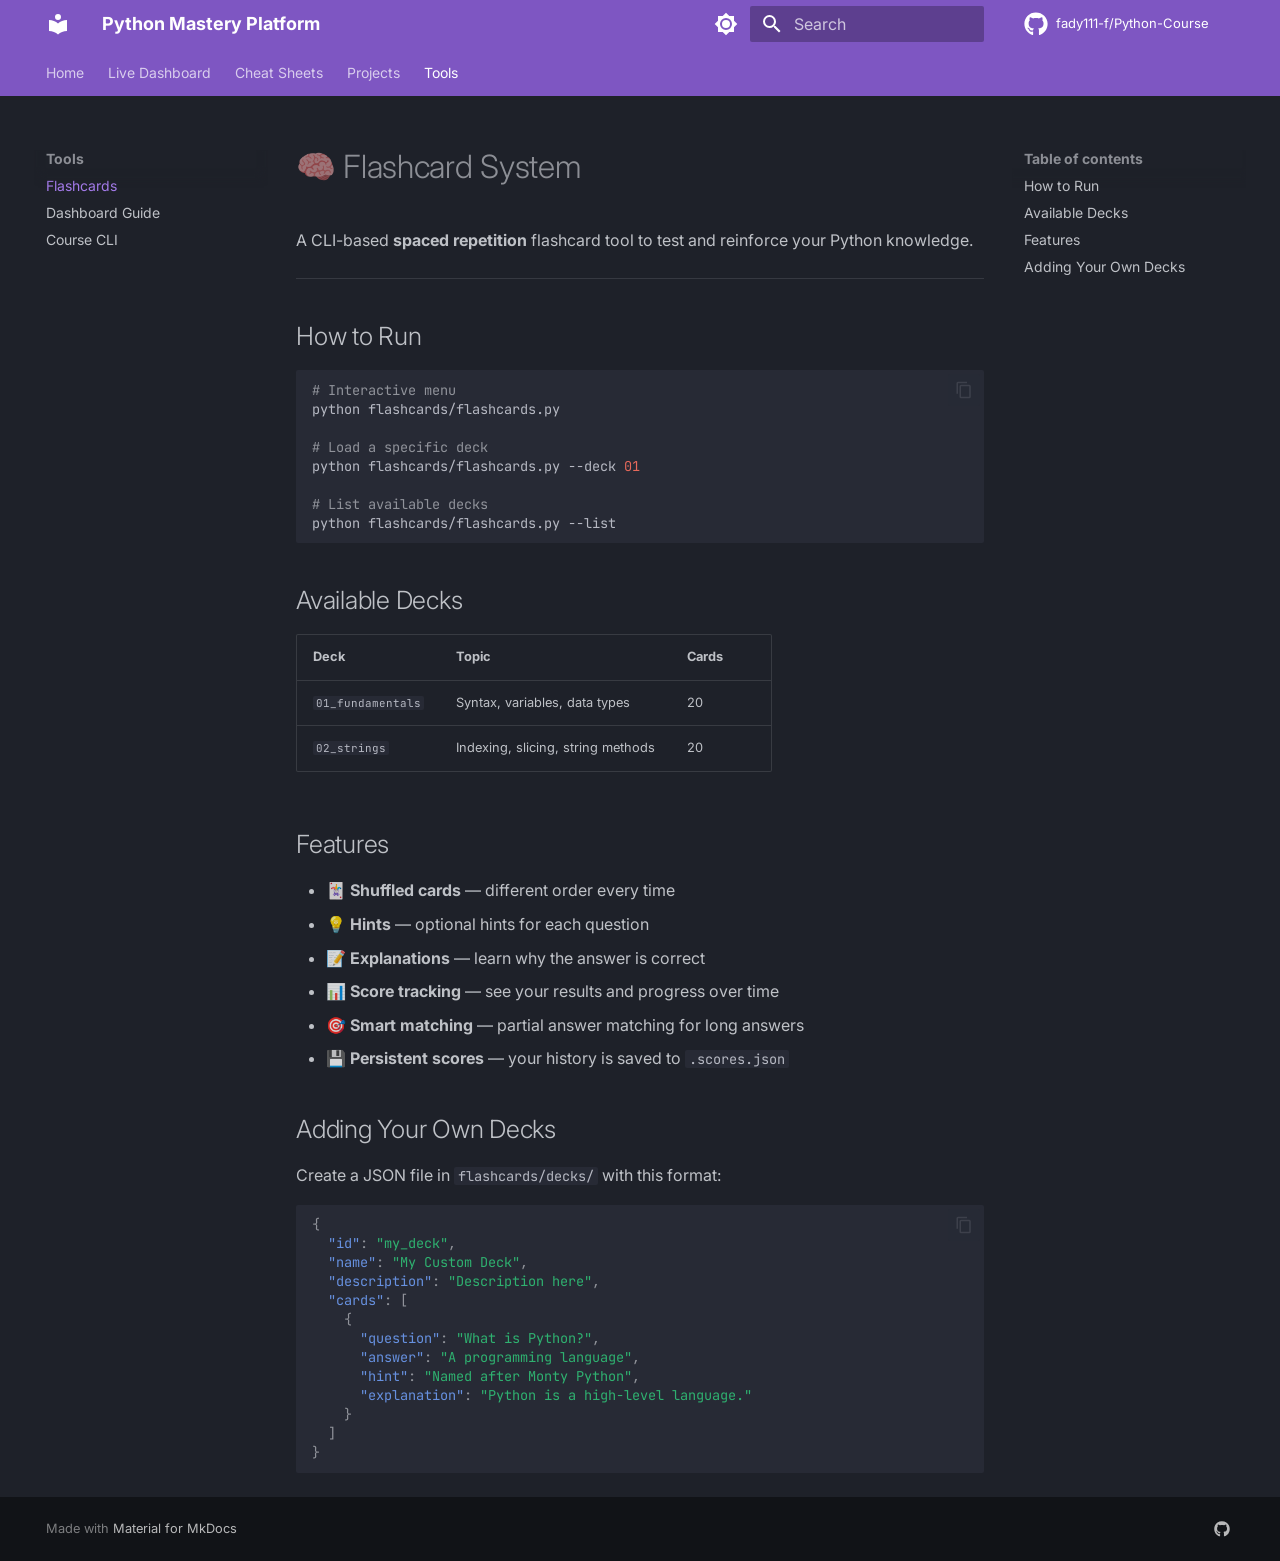
<file: tools/flashcards/index.html>
<!doctype html>
<html lang="en" class="no-js">
  <head>
    
      <meta charset="utf-8">
      <meta name="viewport" content="width=device-width,initial-scale=1">
      
        <meta name="description" content="A comprehensive, interactive Python learning suite">
      
      
      
        <link rel="canonical" href="https://fady111-f.github.io/Python-Course/tools/flashcards/">
      
      
        <link rel="prev" href="../../projects/03_text_analyzer/">
      
      
        <link rel="next" href="../dashboard/">
      
      
        
      
      
      <link rel="icon" href="../../assets/images/favicon.png">
      <meta name="generator" content="mkdocs-1.6.1, mkdocs-material-9.7.7">
    
    
      
        <title>Flashcards - Python Mastery Platform</title>
      
    
    
      <link rel="stylesheet" href="../../assets/stylesheets/main.ec1eaa64.min.css">
      
        
        <link rel="stylesheet" href="../../assets/stylesheets/palette.ab4e12ef.min.css">
      
      


    
    
      
    
    
      
        
        
        <link rel="preconnect" href="https://fonts.gstatic.com" crossorigin>
        <link rel="stylesheet" href="https://fonts.googleapis.com/css?family=Inter:300,300i,400,400i,700,700i%7CJetBrains+Mono:400,400i,700,700i&display=fallback">
        <style>:root{--md-text-font:"Inter";--md-code-font:"JetBrains Mono"}</style>
      
    
    
    <script>__md_scope=new URL("../..",location),__md_hash=e=>[...e].reduce(((e,_)=>(e<<5)-e+_.charCodeAt(0)),0),__md_get=(e,_=localStorage,t=__md_scope)=>JSON.parse(_.getItem(t.pathname+"."+e)),__md_set=(e,_,t=localStorage,a=__md_scope)=>{try{t.setItem(a.pathname+"."+e,JSON.stringify(_))}catch(e){}}</script>
    
      

    
    
  </head>
  
  
    
    
      
    
    
    
    
    <body dir="ltr" data-md-color-scheme="slate" data-md-color-primary="deep-purple" data-md-color-accent="amber">
  
    
    <input class="md-toggle" data-md-toggle="drawer" type="checkbox" id="__drawer" autocomplete="off">
    <input class="md-toggle" data-md-toggle="search" type="checkbox" id="__search" autocomplete="off">
    <label class="md-overlay" for="__drawer"></label>
    <div data-md-component="skip">
      
        
        <a href="#flashcard-system" class="md-skip">
          Skip to content
        </a>
      
    </div>
    <div data-md-component="announce">
      
    </div>
    
    
      

<header class="md-header" data-md-component="header">
  <nav class="md-header__inner md-grid" aria-label="Header">
    <a href="../.." title="Python Mastery Platform" class="md-header__button md-logo" aria-label="Python Mastery Platform" data-md-component="logo">
      
  
  <svg xmlns="http://www.w3.org/2000/svg" viewBox="0 0 24 24"><path d="M12 8a3 3 0 0 0 3-3 3 3 0 0 0-3-3 3 3 0 0 0-3 3 3 3 0 0 0 3 3m0 3.54C9.64 9.35 6.5 8 3 8v11c3.5 0 6.64 1.35 9 3.54 2.36-2.19 5.5-3.54 9-3.54V8c-3.5 0-6.64 1.35-9 3.54"/></svg>

    </a>
    <label class="md-header__button md-icon" for="__drawer">
      
      <svg xmlns="http://www.w3.org/2000/svg" viewBox="0 0 24 24"><path d="M3 6h18v2H3zm0 5h18v2H3zm0 5h18v2H3z"/></svg>
    </label>
    <div class="md-header__title" data-md-component="header-title">
      <div class="md-header__ellipsis">
        <div class="md-header__topic">
          <span class="md-ellipsis">
            Python Mastery Platform
          </span>
        </div>
        <div class="md-header__topic" data-md-component="header-topic">
          <span class="md-ellipsis">
            
              Flashcards
            
          </span>
        </div>
      </div>
    </div>
    
      
        <form class="md-header__option" data-md-component="palette">
  
    
    
    
    <input class="md-option" data-md-color-media="" data-md-color-scheme="slate" data-md-color-primary="deep-purple" data-md-color-accent="amber"  aria-label="Switch to light mode"  type="radio" name="__palette" id="__palette_0">
    
      <label class="md-header__button md-icon" title="Switch to light mode" for="__palette_1" hidden>
        <svg xmlns="http://www.w3.org/2000/svg" viewBox="0 0 24 24"><path d="M12 8a4 4 0 0 0-4 4 4 4 0 0 0 4 4 4 4 0 0 0 4-4 4 4 0 0 0-4-4m0 10a6 6 0 0 1-6-6 6 6 0 0 1 6-6 6 6 0 0 1 6 6 6 6 0 0 1-6 6m8-9.31V4h-4.69L12 .69 8.69 4H4v4.69L.69 12 4 15.31V20h4.69L12 23.31 15.31 20H20v-4.69L23.31 12z"/></svg>
      </label>
    
  
    
    
    
    <input class="md-option" data-md-color-media="" data-md-color-scheme="default" data-md-color-primary="deep-purple" data-md-color-accent="amber"  aria-label="Switch to dark mode"  type="radio" name="__palette" id="__palette_1">
    
      <label class="md-header__button md-icon" title="Switch to dark mode" for="__palette_0" hidden>
        <svg xmlns="http://www.w3.org/2000/svg" viewBox="0 0 24 24"><path d="M12 18c-.89 0-1.74-.2-2.5-.55C11.56 16.5 13 14.42 13 12s-1.44-4.5-3.5-5.45C10.26 6.2 11.11 6 12 6a6 6 0 0 1 6 6 6 6 0 0 1-6 6m8-9.31V4h-4.69L12 .69 8.69 4H4v4.69L.69 12 4 15.31V20h4.69L12 23.31 15.31 20H20v-4.69L23.31 12z"/></svg>
      </label>
    
  
</form>
      
    
    
      <script>var palette=__md_get("__palette");if(palette&&palette.color){if("(prefers-color-scheme)"===palette.color.media){var media=matchMedia("(prefers-color-scheme: light)"),input=document.querySelector(media.matches?"[data-md-color-media='(prefers-color-scheme: light)']":"[data-md-color-media='(prefers-color-scheme: dark)']");palette.color.media=input.getAttribute("data-md-color-media"),palette.color.scheme=input.getAttribute("data-md-color-scheme"),palette.color.primary=input.getAttribute("data-md-color-primary"),palette.color.accent=input.getAttribute("data-md-color-accent")}for(var[key,value]of Object.entries(palette.color))document.body.setAttribute("data-md-color-"+key,value)}</script>
    
    
    
      
      
        <label class="md-header__button md-icon" for="__search">
          
          <svg xmlns="http://www.w3.org/2000/svg" viewBox="0 0 24 24"><path d="M9.5 3A6.5 6.5 0 0 1 16 9.5c0 1.61-.59 3.09-1.56 4.23l.27.27h.79l5 5-1.5 1.5-5-5v-.79l-.27-.27A6.52 6.52 0 0 1 9.5 16 6.5 6.5 0 0 1 3 9.5 6.5 6.5 0 0 1 9.5 3m0 2C7 5 5 7 5 9.5S7 14 9.5 14 14 12 14 9.5 12 5 9.5 5"/></svg>
        </label>
        <div class="md-search" data-md-component="search" role="dialog">
  <label class="md-search__overlay" for="__search"></label>
  <div class="md-search__inner" role="search">
    <form class="md-search__form" name="search">
      <input type="text" class="md-search__input" name="query" aria-label="Search" placeholder="Search" autocapitalize="off" autocorrect="off" autocomplete="off" spellcheck="false" data-md-component="search-query" required>
      <label class="md-search__icon md-icon" for="__search">
        
        <svg xmlns="http://www.w3.org/2000/svg" viewBox="0 0 24 24"><path d="M9.5 3A6.5 6.5 0 0 1 16 9.5c0 1.61-.59 3.09-1.56 4.23l.27.27h.79l5 5-1.5 1.5-5-5v-.79l-.27-.27A6.52 6.52 0 0 1 9.5 16 6.5 6.5 0 0 1 3 9.5 6.5 6.5 0 0 1 9.5 3m0 2C7 5 5 7 5 9.5S7 14 9.5 14 14 12 14 9.5 12 5 9.5 5"/></svg>
        
        <svg xmlns="http://www.w3.org/2000/svg" viewBox="0 0 24 24"><path d="M20 11v2H8l5.5 5.5-1.42 1.42L4.16 12l7.92-7.92L13.5 5.5 8 11z"/></svg>
      </label>
      <nav class="md-search__options" aria-label="Search">
        
        <button type="reset" class="md-search__icon md-icon" title="Clear" aria-label="Clear" tabindex="-1">
          
          <svg xmlns="http://www.w3.org/2000/svg" viewBox="0 0 24 24"><path d="M19 6.41 17.59 5 12 10.59 6.41 5 5 6.41 10.59 12 5 17.59 6.41 19 12 13.41 17.59 19 19 17.59 13.41 12z"/></svg>
        </button>
      </nav>
      
        <div class="md-search__suggest" data-md-component="search-suggest"></div>
      
    </form>
    <div class="md-search__output">
      <div class="md-search__scrollwrap" tabindex="0" data-md-scrollfix>
        <div class="md-search-result" data-md-component="search-result">
          <div class="md-search-result__meta">
            Initializing search
          </div>
          <ol class="md-search-result__list" role="presentation"></ol>
        </div>
      </div>
    </div>
  </div>
</div>
      
    
    
      <div class="md-header__source">
        <a href="https://github.com/fady111-f/Python-Course" title="Go to repository" class="md-source" data-md-component="source">
  <div class="md-source__icon md-icon">
    
    <svg xmlns="http://www.w3.org/2000/svg" viewBox="0 0 512 512"><!--! Font Awesome Free 7.1.0 by @fontawesome - https://fontawesome.com License - https://fontawesome.com/license/free (Icons: CC BY 4.0, Fonts: SIL OFL 1.1, Code: MIT License) Copyright 2025 Fonticons, Inc.--><path d="M173.9 397.4c0 2-2.3 3.6-5.2 3.6-3.3.3-5.6-1.3-5.6-3.6 0-2 2.3-3.6 5.2-3.6 3-.3 5.6 1.3 5.6 3.6m-31.1-4.5c-.7 2 1.3 4.3 4.3 4.9 2.6 1 5.6 0 6.2-2s-1.3-4.3-4.3-5.2c-2.6-.7-5.5.3-6.2 2.3m44.2-1.7c-2.9.7-4.9 2.6-4.6 4.9.3 2 2.9 3.3 5.9 2.6 2.9-.7 4.9-2.6 4.6-4.6-.3-1.9-3-3.2-5.9-2.9M252.8 8C114.1 8 8 113.3 8 252c0 110.9 69.8 205.8 169.5 239.2 12.8 2.3 17.3-5.6 17.3-12.1 0-6.2-.3-40.4-.3-61.4 0 0-70 15-84.7-29.8 0 0-11.4-29.1-27.8-36.6 0 0-22.9-15.7 1.6-15.4 0 0 24.9 2 38.6 25.8 21.9 38.6 58.6 27.5 72.9 20.9 2.3-16 8.8-27.1 16-33.7-55.9-6.2-112.3-14.3-112.3-110.5 0-27.5 7.6-41.3 23.6-58.9-2.6-6.5-11.1-33.3 2.6-67.9 20.9-6.5 69 27 69 27 20-5.6 41.5-8.5 62.8-8.5s42.8 2.9 62.8 8.5c0 0 48.1-33.6 69-27 13.7 34.7 5.2 61.4 2.6 67.9 16 17.7 25.8 31.5 25.8 58.9 0 96.5-58.9 104.2-114.8 110.5 9.2 7.9 17 22.9 17 46.4 0 33.7-.3 75.4-.3 83.6 0 6.5 4.6 14.4 17.3 12.1C436.2 457.8 504 362.9 504 252 504 113.3 391.5 8 252.8 8M105.2 352.9c-1.3 1-1 3.3.7 5.2 1.6 1.6 3.9 2.3 5.2 1 1.3-1 1-3.3-.7-5.2-1.6-1.6-3.9-2.3-5.2-1m-10.8-8.1c-.7 1.3.3 2.9 2.3 3.9 1.6 1 3.6.7 4.3-.7.7-1.3-.3-2.9-2.3-3.9-2-.6-3.6-.3-4.3.7m32.4 35.6c-1.6 1.3-1 4.3 1.3 6.2 2.3 2.3 5.2 2.6 6.5 1 1.3-1.3.7-4.3-1.3-6.2-2.2-2.3-5.2-2.6-6.5-1m-11.4-14.7c-1.6 1-1.6 3.6 0 5.9s4.3 3.3 5.6 2.3c1.6-1.3 1.6-3.9 0-6.2-1.4-2.3-4-3.3-5.6-2"/></svg>
  </div>
  <div class="md-source__repository">
    fady111-f/Python-Course
  </div>
</a>
      </div>
    
  </nav>
  
</header>
    
    <div class="md-container" data-md-component="container">
      
      
        
          
            
<nav class="md-tabs" aria-label="Tabs" data-md-component="tabs">
  <div class="md-grid">
    <ul class="md-tabs__list">
      
        
  
  
  
  
    <li class="md-tabs__item">
      <a href="../.." class="md-tabs__link">
        
  
  
    
  
  Home

      </a>
    </li>
  

      
        
  
  
  
  
    <li class="md-tabs__item">
      <a href="../../dashboard/" class="md-tabs__link">
        
  
  
    
  
  Live Dashboard

      </a>
    </li>
  

      
        
  
  
  
  
    
    
      <li class="md-tabs__item">
        <a href="../../cheatsheets/01_fundamentals/" class="md-tabs__link">
          
  
  
  Cheat Sheets

        </a>
      </li>
    
  

      
        
  
  
  
  
    
    
      <li class="md-tabs__item">
        <a href="../../projects/" class="md-tabs__link">
          
  
  
  Projects

        </a>
      </li>
    
  

      
        
  
  
  
    
  
  
    
    
      <li class="md-tabs__item md-tabs__item--active">
        <a href="./" class="md-tabs__link">
          
  
  
  Tools

        </a>
      </li>
    
  

      
    </ul>
  </div>
</nav>
          
        
      
      <main class="md-main" data-md-component="main">
        <div class="md-main__inner md-grid">
          
            
              
              <div class="md-sidebar md-sidebar--primary" data-md-component="sidebar" data-md-type="navigation" >
                <div class="md-sidebar__scrollwrap">
                  <div class="md-sidebar__inner">
                    


  


<nav class="md-nav md-nav--primary md-nav--lifted" aria-label="Navigation" data-md-level="0">
  <label class="md-nav__title" for="__drawer">
    <a href="../.." title="Python Mastery Platform" class="md-nav__button md-logo" aria-label="Python Mastery Platform" data-md-component="logo">
      
  
  <svg xmlns="http://www.w3.org/2000/svg" viewBox="0 0 24 24"><path d="M12 8a3 3 0 0 0 3-3 3 3 0 0 0-3-3 3 3 0 0 0-3 3 3 3 0 0 0 3 3m0 3.54C9.64 9.35 6.5 8 3 8v11c3.5 0 6.64 1.35 9 3.54 2.36-2.19 5.5-3.54 9-3.54V8c-3.5 0-6.64 1.35-9 3.54"/></svg>

    </a>
    Python Mastery Platform
  </label>
  
    <div class="md-nav__source">
      <a href="https://github.com/fady111-f/Python-Course" title="Go to repository" class="md-source" data-md-component="source">
  <div class="md-source__icon md-icon">
    
    <svg xmlns="http://www.w3.org/2000/svg" viewBox="0 0 512 512"><!--! Font Awesome Free 7.1.0 by @fontawesome - https://fontawesome.com License - https://fontawesome.com/license/free (Icons: CC BY 4.0, Fonts: SIL OFL 1.1, Code: MIT License) Copyright 2025 Fonticons, Inc.--><path d="M173.9 397.4c0 2-2.3 3.6-5.2 3.6-3.3.3-5.6-1.3-5.6-3.6 0-2 2.3-3.6 5.2-3.6 3-.3 5.6 1.3 5.6 3.6m-31.1-4.5c-.7 2 1.3 4.3 4.3 4.9 2.6 1 5.6 0 6.2-2s-1.3-4.3-4.3-5.2c-2.6-.7-5.5.3-6.2 2.3m44.2-1.7c-2.9.7-4.9 2.6-4.6 4.9.3 2 2.9 3.3 5.9 2.6 2.9-.7 4.9-2.6 4.6-4.6-.3-1.9-3-3.2-5.9-2.9M252.8 8C114.1 8 8 113.3 8 252c0 110.9 69.8 205.8 169.5 239.2 12.8 2.3 17.3-5.6 17.3-12.1 0-6.2-.3-40.4-.3-61.4 0 0-70 15-84.7-29.8 0 0-11.4-29.1-27.8-36.6 0 0-22.9-15.7 1.6-15.4 0 0 24.9 2 38.6 25.8 21.9 38.6 58.6 27.5 72.9 20.9 2.3-16 8.8-27.1 16-33.7-55.9-6.2-112.3-14.3-112.3-110.5 0-27.5 7.6-41.3 23.6-58.9-2.6-6.5-11.1-33.3 2.6-67.9 20.9-6.5 69 27 69 27 20-5.6 41.5-8.5 62.8-8.5s42.8 2.9 62.8 8.5c0 0 48.1-33.6 69-27 13.7 34.7 5.2 61.4 2.6 67.9 16 17.7 25.8 31.5 25.8 58.9 0 96.5-58.9 104.2-114.8 110.5 9.2 7.9 17 22.9 17 46.4 0 33.7-.3 75.4-.3 83.6 0 6.5 4.6 14.4 17.3 12.1C436.2 457.8 504 362.9 504 252 504 113.3 391.5 8 252.8 8M105.2 352.9c-1.3 1-1 3.3.7 5.2 1.6 1.6 3.9 2.3 5.2 1 1.3-1 1-3.3-.7-5.2-1.6-1.6-3.9-2.3-5.2-1m-10.8-8.1c-.7 1.3.3 2.9 2.3 3.9 1.6 1 3.6.7 4.3-.7.7-1.3-.3-2.9-2.3-3.9-2-.6-3.6-.3-4.3.7m32.4 35.6c-1.6 1.3-1 4.3 1.3 6.2 2.3 2.3 5.2 2.6 6.5 1 1.3-1.3.7-4.3-1.3-6.2-2.2-2.3-5.2-2.6-6.5-1m-11.4-14.7c-1.6 1-1.6 3.6 0 5.9s4.3 3.3 5.6 2.3c1.6-1.3 1.6-3.9 0-6.2-1.4-2.3-4-3.3-5.6-2"/></svg>
  </div>
  <div class="md-source__repository">
    fady111-f/Python-Course
  </div>
</a>
    </div>
  
  <ul class="md-nav__list" data-md-scrollfix>
    
      
      
  
  
  
  
    <li class="md-nav__item">
      <a href="../.." class="md-nav__link">
        
  
  
  <span class="md-ellipsis">
    
  
    Home
  

    
  </span>
  
  

      </a>
    </li>
  

    
      
      
  
  
  
  
    <li class="md-nav__item">
      <a href="../../dashboard/" class="md-nav__link">
        
  
  
  <span class="md-ellipsis">
    
  
    Live Dashboard
  

    
  </span>
  
  

      </a>
    </li>
  

    
      
      
  
  
  
  
    
    
    
    
      
      
        
      
    
    
    <li class="md-nav__item md-nav__item--nested">
      
        
        
          
        
        <input class="md-nav__toggle md-toggle md-toggle--indeterminate" type="checkbox" id="__nav_3" >
        
          
          <label class="md-nav__link" for="__nav_3" id="__nav_3_label" tabindex="0">
            
  
  
  <span class="md-ellipsis">
    
  
    Cheat Sheets
  

    
  </span>
  
  

            <span class="md-nav__icon md-icon"></span>
          </label>
        
        <nav class="md-nav" data-md-level="1" aria-labelledby="__nav_3_label" aria-expanded="false">
          <label class="md-nav__title" for="__nav_3">
            <span class="md-nav__icon md-icon"></span>
            
  
    Cheat Sheets
  

          </label>
          <ul class="md-nav__list" data-md-scrollfix>
            
              
                
  
  
  
  
    <li class="md-nav__item">
      <a href="../../cheatsheets/01_fundamentals/" class="md-nav__link">
        
  
  
  <span class="md-ellipsis">
    
  
    Fundamentals
  

    
  </span>
  
  

      </a>
    </li>
  

              
            
              
                
  
  
  
  
    <li class="md-nav__item">
      <a href="../../cheatsheets/02_strings/" class="md-nav__link">
        
  
  
  <span class="md-ellipsis">
    
  
    Strings
  

    
  </span>
  
  

      </a>
    </li>
  

              
            
          </ul>
        </nav>
      
    </li>
  

    
      
      
  
  
  
  
    
    
    
    
      
      
        
      
    
    
    <li class="md-nav__item md-nav__item--nested">
      
        
        
          
        
        <input class="md-nav__toggle md-toggle md-toggle--indeterminate" type="checkbox" id="__nav_4" >
        
          
          <label class="md-nav__link" for="__nav_4" id="__nav_4_label" tabindex="0">
            
  
  
  <span class="md-ellipsis">
    
  
    Projects
  

    
  </span>
  
  

            <span class="md-nav__icon md-icon"></span>
          </label>
        
        <nav class="md-nav" data-md-level="1" aria-labelledby="__nav_4_label" aria-expanded="false">
          <label class="md-nav__title" for="__nav_4">
            <span class="md-nav__icon md-icon"></span>
            
  
    Projects
  

          </label>
          <ul class="md-nav__list" data-md-scrollfix>
            
              
                
  
  
  
  
    <li class="md-nav__item">
      <a href="../../projects/" class="md-nav__link">
        
  
  
  <span class="md-ellipsis">
    
  
    Overview
  

    
  </span>
  
  

      </a>
    </li>
  

              
            
              
                
  
  
  
  
    <li class="md-nav__item">
      <a href="../../projects/01_personal_card_generator/" class="md-nav__link">
        
  
  
  <span class="md-ellipsis">
    
  
    Personal Card Generator
  

    
  </span>
  
  

      </a>
    </li>
  

              
            
              
                
  
  
  
  
    <li class="md-nav__item">
      <a href="../../projects/02_mad_libs_game/" class="md-nav__link">
        
  
  
  <span class="md-ellipsis">
    
  
    Mad Libs Game
  

    
  </span>
  
  

      </a>
    </li>
  

              
            
              
                
  
  
  
  
    <li class="md-nav__item">
      <a href="../../projects/03_text_analyzer/" class="md-nav__link">
        
  
  
  <span class="md-ellipsis">
    
  
    Text Analyzer
  

    
  </span>
  
  

      </a>
    </li>
  

              
            
          </ul>
        </nav>
      
    </li>
  

    
      
      
  
  
    
  
  
  
    
    
    
    
      
        
        
      
      
        
      
    
    
    <li class="md-nav__item md-nav__item--active md-nav__item--section md-nav__item--nested">
      
        
        
        <input class="md-nav__toggle md-toggle " type="checkbox" id="__nav_5" checked>
        
          
          <label class="md-nav__link" for="__nav_5" id="__nav_5_label" tabindex="">
            
  
  
  <span class="md-ellipsis">
    
  
    Tools
  

    
  </span>
  
  

            <span class="md-nav__icon md-icon"></span>
          </label>
        
        <nav class="md-nav" data-md-level="1" aria-labelledby="__nav_5_label" aria-expanded="true">
          <label class="md-nav__title" for="__nav_5">
            <span class="md-nav__icon md-icon"></span>
            
  
    Tools
  

          </label>
          <ul class="md-nav__list" data-md-scrollfix>
            
              
                
  
  
    
  
  
  
    <li class="md-nav__item md-nav__item--active">
      
      <input class="md-nav__toggle md-toggle" type="checkbox" id="__toc">
      
      
        
      
      
        <label class="md-nav__link md-nav__link--active" for="__toc">
          
  
  
  <span class="md-ellipsis">
    
  
    Flashcards
  

    
  </span>
  
  

          <span class="md-nav__icon md-icon"></span>
        </label>
      
      <a href="./" class="md-nav__link md-nav__link--active">
        
  
  
  <span class="md-ellipsis">
    
  
    Flashcards
  

    
  </span>
  
  

      </a>
      
        

<nav class="md-nav md-nav--secondary" aria-label="Table of contents">
  
  
  
    
  
  
    <label class="md-nav__title" for="__toc">
      <span class="md-nav__icon md-icon"></span>
      Table of contents
    </label>
    <ul class="md-nav__list" data-md-component="toc" data-md-scrollfix>
      
        <li class="md-nav__item">
  <a href="#how-to-run" class="md-nav__link">
    <span class="md-ellipsis">
      
        How to Run
      
    </span>
  </a>
  
</li>
      
        <li class="md-nav__item">
  <a href="#available-decks" class="md-nav__link">
    <span class="md-ellipsis">
      
        Available Decks
      
    </span>
  </a>
  
</li>
      
        <li class="md-nav__item">
  <a href="#features" class="md-nav__link">
    <span class="md-ellipsis">
      
        Features
      
    </span>
  </a>
  
</li>
      
        <li class="md-nav__item">
  <a href="#adding-your-own-decks" class="md-nav__link">
    <span class="md-ellipsis">
      
        Adding Your Own Decks
      
    </span>
  </a>
  
</li>
      
    </ul>
  
</nav>
      
    </li>
  

              
            
              
                
  
  
  
  
    <li class="md-nav__item">
      <a href="../dashboard/" class="md-nav__link">
        
  
  
  <span class="md-ellipsis">
    
  
    Dashboard Guide
  

    
  </span>
  
  

      </a>
    </li>
  

              
            
              
                
  
  
  
  
    <li class="md-nav__item">
      <a href="../course_runner/" class="md-nav__link">
        
  
  
  <span class="md-ellipsis">
    
  
    Course CLI
  

    
  </span>
  
  

      </a>
    </li>
  

              
            
          </ul>
        </nav>
      
    </li>
  

    
  </ul>
</nav>
                  </div>
                </div>
              </div>
            
            
              
              <div class="md-sidebar md-sidebar--secondary" data-md-component="sidebar" data-md-type="toc" >
                <div class="md-sidebar__scrollwrap">
                  <div class="md-sidebar__inner">
                    

<nav class="md-nav md-nav--secondary" aria-label="Table of contents">
  
  
  
    
  
  
    <label class="md-nav__title" for="__toc">
      <span class="md-nav__icon md-icon"></span>
      Table of contents
    </label>
    <ul class="md-nav__list" data-md-component="toc" data-md-scrollfix>
      
        <li class="md-nav__item">
  <a href="#how-to-run" class="md-nav__link">
    <span class="md-ellipsis">
      
        How to Run
      
    </span>
  </a>
  
</li>
      
        <li class="md-nav__item">
  <a href="#available-decks" class="md-nav__link">
    <span class="md-ellipsis">
      
        Available Decks
      
    </span>
  </a>
  
</li>
      
        <li class="md-nav__item">
  <a href="#features" class="md-nav__link">
    <span class="md-ellipsis">
      
        Features
      
    </span>
  </a>
  
</li>
      
        <li class="md-nav__item">
  <a href="#adding-your-own-decks" class="md-nav__link">
    <span class="md-ellipsis">
      
        Adding Your Own Decks
      
    </span>
  </a>
  
</li>
      
    </ul>
  
</nav>
                  </div>
                </div>
              </div>
            
          
          
            <div class="md-content" data-md-component="content">
              
              <article class="md-content__inner md-typeset">
                
                  


  
  


<h1 id="flashcard-system">🧠 Flashcard System<a class="headerlink" href="#flashcard-system" title="Permanent link">&para;</a></h1>
<p>A CLI-based <strong>spaced repetition</strong> flashcard tool to test and reinforce your Python knowledge.</p>
<hr />
<h2 id="how-to-run">How to Run<a class="headerlink" href="#how-to-run" title="Permanent link">&para;</a></h2>
<div class="highlight"><pre><span></span><code><a id="__codelineno-0-1" name="__codelineno-0-1" href="#__codelineno-0-1"></a><span class="c1"># Interactive menu</span>
<a id="__codelineno-0-2" name="__codelineno-0-2" href="#__codelineno-0-2"></a>python<span class="w"> </span>flashcards/flashcards.py
<a id="__codelineno-0-3" name="__codelineno-0-3" href="#__codelineno-0-3"></a>
<a id="__codelineno-0-4" name="__codelineno-0-4" href="#__codelineno-0-4"></a><span class="c1"># Load a specific deck</span>
<a id="__codelineno-0-5" name="__codelineno-0-5" href="#__codelineno-0-5"></a>python<span class="w"> </span>flashcards/flashcards.py<span class="w"> </span>--deck<span class="w"> </span><span class="m">01</span>
<a id="__codelineno-0-6" name="__codelineno-0-6" href="#__codelineno-0-6"></a>
<a id="__codelineno-0-7" name="__codelineno-0-7" href="#__codelineno-0-7"></a><span class="c1"># List available decks</span>
<a id="__codelineno-0-8" name="__codelineno-0-8" href="#__codelineno-0-8"></a>python<span class="w"> </span>flashcards/flashcards.py<span class="w"> </span>--list
</code></pre></div>
<h2 id="available-decks">Available Decks<a class="headerlink" href="#available-decks" title="Permanent link">&para;</a></h2>
<table>
<thead>
<tr>
<th>Deck</th>
<th>Topic</th>
<th>Cards</th>
</tr>
</thead>
<tbody>
<tr>
<td><code>01_fundamentals</code></td>
<td>Syntax, variables, data types</td>
<td>20</td>
</tr>
<tr>
<td><code>02_strings</code></td>
<td>Indexing, slicing, string methods</td>
<td>20</td>
</tr>
</tbody>
</table>
<h2 id="features">Features<a class="headerlink" href="#features" title="Permanent link">&para;</a></h2>
<ul>
<li>🃏 <strong>Shuffled cards</strong> — different order every time</li>
<li>💡 <strong>Hints</strong> — optional hints for each question</li>
<li>📝 <strong>Explanations</strong> — learn why the answer is correct</li>
<li>📊 <strong>Score tracking</strong> — see your results and progress over time</li>
<li>🎯 <strong>Smart matching</strong> — partial answer matching for long answers</li>
<li>💾 <strong>Persistent scores</strong> — your history is saved to <code>.scores.json</code></li>
</ul>
<h2 id="adding-your-own-decks">Adding Your Own Decks<a class="headerlink" href="#adding-your-own-decks" title="Permanent link">&para;</a></h2>
<p>Create a JSON file in <code>flashcards/decks/</code> with this format:</p>
<div class="highlight"><pre><span></span><code><a id="__codelineno-1-1" name="__codelineno-1-1" href="#__codelineno-1-1"></a><span class="p">{</span>
<a id="__codelineno-1-2" name="__codelineno-1-2" href="#__codelineno-1-2"></a><span class="w">  </span><span class="nt">&quot;id&quot;</span><span class="p">:</span><span class="w"> </span><span class="s2">&quot;my_deck&quot;</span><span class="p">,</span>
<a id="__codelineno-1-3" name="__codelineno-1-3" href="#__codelineno-1-3"></a><span class="w">  </span><span class="nt">&quot;name&quot;</span><span class="p">:</span><span class="w"> </span><span class="s2">&quot;My Custom Deck&quot;</span><span class="p">,</span>
<a id="__codelineno-1-4" name="__codelineno-1-4" href="#__codelineno-1-4"></a><span class="w">  </span><span class="nt">&quot;description&quot;</span><span class="p">:</span><span class="w"> </span><span class="s2">&quot;Description here&quot;</span><span class="p">,</span>
<a id="__codelineno-1-5" name="__codelineno-1-5" href="#__codelineno-1-5"></a><span class="w">  </span><span class="nt">&quot;cards&quot;</span><span class="p">:</span><span class="w"> </span><span class="p">[</span>
<a id="__codelineno-1-6" name="__codelineno-1-6" href="#__codelineno-1-6"></a><span class="w">    </span><span class="p">{</span>
<a id="__codelineno-1-7" name="__codelineno-1-7" href="#__codelineno-1-7"></a><span class="w">      </span><span class="nt">&quot;question&quot;</span><span class="p">:</span><span class="w"> </span><span class="s2">&quot;What is Python?&quot;</span><span class="p">,</span>
<a id="__codelineno-1-8" name="__codelineno-1-8" href="#__codelineno-1-8"></a><span class="w">      </span><span class="nt">&quot;answer&quot;</span><span class="p">:</span><span class="w"> </span><span class="s2">&quot;A programming language&quot;</span><span class="p">,</span>
<a id="__codelineno-1-9" name="__codelineno-1-9" href="#__codelineno-1-9"></a><span class="w">      </span><span class="nt">&quot;hint&quot;</span><span class="p">:</span><span class="w"> </span><span class="s2">&quot;Named after Monty Python&quot;</span><span class="p">,</span>
<a id="__codelineno-1-10" name="__codelineno-1-10" href="#__codelineno-1-10"></a><span class="w">      </span><span class="nt">&quot;explanation&quot;</span><span class="p">:</span><span class="w"> </span><span class="s2">&quot;Python is a high-level language.&quot;</span>
<a id="__codelineno-1-11" name="__codelineno-1-11" href="#__codelineno-1-11"></a><span class="w">    </span><span class="p">}</span>
<a id="__codelineno-1-12" name="__codelineno-1-12" href="#__codelineno-1-12"></a><span class="w">  </span><span class="p">]</span>
<a id="__codelineno-1-13" name="__codelineno-1-13" href="#__codelineno-1-13"></a><span class="p">}</span>
</code></pre></div>












                
              </article>
            </div>
          
          
<script>var target=document.getElementById(location.hash.slice(1));target&&target.name&&(target.checked=target.name.startsWith("__tabbed_"))</script>
        </div>
        
          <button type="button" class="md-top md-icon" data-md-component="top" hidden>
  
  <svg xmlns="http://www.w3.org/2000/svg" viewBox="0 0 24 24"><path d="M13 20h-2V8l-5.5 5.5-1.42-1.42L12 4.16l7.92 7.92-1.42 1.42L13 8z"/></svg>
  Back to top
</button>
        
      </main>
      
        <footer class="md-footer">
  
  <div class="md-footer-meta md-typeset">
    <div class="md-footer-meta__inner md-grid">
      <div class="md-copyright">
  
  
    Made with
    <a href="https://squidfunk.github.io/mkdocs-material/" target="_blank" rel="noopener">
      Material for MkDocs
    </a>
  
</div>
      
        
<div class="md-social">
  
    
    
    
    
      
      
    
    <a href="https://github.com/fady111-f" target="_blank" rel="noopener" title="github.com" class="md-social__link">
      <svg xmlns="http://www.w3.org/2000/svg" viewBox="0 0 512 512"><!--! Font Awesome Free 7.1.0 by @fontawesome - https://fontawesome.com License - https://fontawesome.com/license/free (Icons: CC BY 4.0, Fonts: SIL OFL 1.1, Code: MIT License) Copyright 2025 Fonticons, Inc.--><path d="M173.9 397.4c0 2-2.3 3.6-5.2 3.6-3.3.3-5.6-1.3-5.6-3.6 0-2 2.3-3.6 5.2-3.6 3-.3 5.6 1.3 5.6 3.6m-31.1-4.5c-.7 2 1.3 4.3 4.3 4.9 2.6 1 5.6 0 6.2-2s-1.3-4.3-4.3-5.2c-2.6-.7-5.5.3-6.2 2.3m44.2-1.7c-2.9.7-4.9 2.6-4.6 4.9.3 2 2.9 3.3 5.9 2.6 2.9-.7 4.9-2.6 4.6-4.6-.3-1.9-3-3.2-5.9-2.9M252.8 8C114.1 8 8 113.3 8 252c0 110.9 69.8 205.8 169.5 239.2 12.8 2.3 17.3-5.6 17.3-12.1 0-6.2-.3-40.4-.3-61.4 0 0-70 15-84.7-29.8 0 0-11.4-29.1-27.8-36.6 0 0-22.9-15.7 1.6-15.4 0 0 24.9 2 38.6 25.8 21.9 38.6 58.6 27.5 72.9 20.9 2.3-16 8.8-27.1 16-33.7-55.9-6.2-112.3-14.3-112.3-110.5 0-27.5 7.6-41.3 23.6-58.9-2.6-6.5-11.1-33.3 2.6-67.9 20.9-6.5 69 27 69 27 20-5.6 41.5-8.5 62.8-8.5s42.8 2.9 62.8 8.5c0 0 48.1-33.6 69-27 13.7 34.7 5.2 61.4 2.6 67.9 16 17.7 25.8 31.5 25.8 58.9 0 96.5-58.9 104.2-114.8 110.5 9.2 7.9 17 22.9 17 46.4 0 33.7-.3 75.4-.3 83.6 0 6.5 4.6 14.4 17.3 12.1C436.2 457.8 504 362.9 504 252 504 113.3 391.5 8 252.8 8M105.2 352.9c-1.3 1-1 3.3.7 5.2 1.6 1.6 3.9 2.3 5.2 1 1.3-1 1-3.3-.7-5.2-1.6-1.6-3.9-2.3-5.2-1m-10.8-8.1c-.7 1.3.3 2.9 2.3 3.9 1.6 1 3.6.7 4.3-.7.7-1.3-.3-2.9-2.3-3.9-2-.6-3.6-.3-4.3.7m32.4 35.6c-1.6 1.3-1 4.3 1.3 6.2 2.3 2.3 5.2 2.6 6.5 1 1.3-1.3.7-4.3-1.3-6.2-2.2-2.3-5.2-2.6-6.5-1m-11.4-14.7c-1.6 1-1.6 3.6 0 5.9s4.3 3.3 5.6 2.3c1.6-1.3 1.6-3.9 0-6.2-1.4-2.3-4-3.3-5.6-2"/></svg>
    </a>
  
</div>
      
    </div>
  </div>
</footer>
      
    </div>
    <div class="md-dialog" data-md-component="dialog">
      <div class="md-dialog__inner md-typeset"></div>
    </div>
    
    
    
      
      
      <script id="__config" type="application/json">{"annotate": null, "base": "../..", "features": ["navigation.instant", "navigation.tabs", "navigation.sections", "navigation.expand", "navigation.top", "search.highlight", "search.suggest", "content.code.copy"], "search": "../../assets/javascripts/workers/search.2c215733.min.js", "tags": null, "translations": {"clipboard.copied": "Copied to clipboard", "clipboard.copy": "Copy to clipboard", "search.result.more.one": "1 more on this page", "search.result.more.other": "# more on this page", "search.result.none": "No matching documents", "search.result.one": "1 matching document", "search.result.other": "# matching documents", "search.result.placeholder": "Type to start searching", "search.result.term.missing": "Missing", "select.version": "Select version"}, "version": null}</script>
    
    
      <script src="../../assets/javascripts/bundle.d7400e89.min.js"></script>
      
    
  </body>
</html>
</file>
<file: dashboard/index.css>
/* =====================================================
   Python Mastery Dashboard — Premium Design System
   ===================================================== */

@import url('https://fonts.googleapis.com/css2?family=Inter:wght@300;400;500;600;700;800;900&display=swap');

/* ---- Design Tokens ---- */
:root {
    --bg-base: #0a0a0f;
    --bg-elevated: rgba(18, 18, 28, 0.85);
    --bg-card: rgba(22, 22, 35, 0.75);
    --bg-card-hover: rgba(30, 30, 48, 0.85);
    --bg-subtle: rgba(255, 255, 255, 0.03);

    --accent-indigo: #6366f1;
    --accent-cyan: #06b6d4;
    --accent-green: #10b981;
    --accent-emerald: #34d399;
    --accent-amber: #f59e0b;
    --accent-orange: #f97316;
    --accent-purple: #a78bfa;
    --accent-rose: #fb7185;

    --glow-indigo: rgba(99, 102, 241, 0.4);
    --glow-green: rgba(16, 185, 129, 0.4);
    --glow-amber: rgba(245, 158, 11, 0.4);
    --glow-purple: rgba(167, 139, 250, 0.35);

    --text-primary: #f1f5f9;
    --text-secondary: #94a3b8;
    --text-muted: #475569;

    --border-subtle: rgba(255, 255, 255, 0.06);
    --border-medium: rgba(255, 255, 255, 0.1);

    --radius-sm: 8px;
    --radius-md: 14px;
    --radius-lg: 20px;
    --radius-xl: 28px;
    --radius-full: 9999px;

    --ease-out: cubic-bezier(0.22, 1, 0.36, 1);
    --ease-spring: cubic-bezier(0.34, 1.56, 0.64, 1);
    --duration-fast: 0.2s;
    --duration-normal: 0.35s;
    --duration-slow: 0.6s;
}

/* ---- Reset ---- */
*, *::before, *::after {
    margin: 0;
    padding: 0;
    box-sizing: border-box;
}

html {
    scroll-behavior: smooth;
    scroll-padding-top: 80px;
}

body {
    font-family: 'Inter', -apple-system, BlinkMacSystemFont, sans-serif;
    background: var(--bg-base);
    color: var(--text-primary);
    min-height: 100vh;
    overflow-x: hidden;
    line-height: 1.6;
    -webkit-font-smoothing: antialiased;
    -moz-osx-font-smoothing: grayscale;
}

/* ---- Animated Background ---- */
.bg-noise {
    position: fixed;
    inset: 0;
    z-index: -2;
    opacity: 0.4;
    background-image: url("data:image/svg+xml,%3Csvg viewBox='0 0 256 256' xmlns='http://www.w3.org/2000/svg'%3E%3Cfilter id='noise'%3E%3CfeTurbulence type='fractalNoise' baseFrequency='0.9' numOctaves='4' stitchTiles='stitch'/%3E%3C/filter%3E%3Crect width='100%25' height='100%25' filter='url(%23noise)' opacity='0.04'/%3E%3C/svg%3E");
    background-repeat: repeat;
    pointer-events: none;
}

.bg-orb {
    position: fixed;
    border-radius: 50%;
    filter: blur(100px);
    z-index: -1;
    pointer-events: none;
    will-change: transform;
}

.bg-orb--1 {
    width: 600px;
    height: 600px;
    top: -200px;
    left: -100px;
    background: radial-gradient(circle, rgba(99, 102, 241, 0.12) 0%, transparent 70%);
    animation: float1 20s ease-in-out infinite;
}

.bg-orb--2 {
    width: 500px;
    height: 500px;
    top: 40%;
    right: -150px;
    background: radial-gradient(circle, rgba(6, 182, 212, 0.1) 0%, transparent 70%);
    animation: float2 25s ease-in-out infinite;
}

.bg-orb--3 {
    width: 400px;
    height: 400px;
    bottom: -100px;
    left: 30%;
    background: radial-gradient(circle, rgba(16, 185, 129, 0.08) 0%, transparent 70%);
    animation: float3 18s ease-in-out infinite;
}

@keyframes float1 {
    0%, 100% { transform: translate(0, 0) scale(1); }
    33% { transform: translate(60px, 40px) scale(1.1); }
    66% { transform: translate(-30px, 80px) scale(0.95); }
}

@keyframes float2 {
    0%, 100% { transform: translate(0, 0) scale(1); }
    50% { transform: translate(-80px, -50px) scale(1.15); }
}

@keyframes float3 {
    0%, 100% { transform: translate(0, 0); }
    50% { transform: translate(50px, -60px); }
}

/* ---- App Container ---- */
.app {
    max-width: 1200px;
    margin: 0 auto;
    padding: 0 1.5rem;
    position: relative;
}

/* =====================
   NAVBAR
   ===================== */
.navbar {
    position: sticky;
    top: 0;
    z-index: 100;
    padding: 1rem 0;
    transition: all var(--duration-normal) var(--ease-out);
}

.navbar--scrolled {
    padding: 0.5rem 0;
}

.navbar--scrolled .navbar__inner {
    background: rgba(10, 10, 18, 0.85);
    backdrop-filter: blur(20px) saturate(180%);
    -webkit-backdrop-filter: blur(20px) saturate(180%);
    border-color: var(--border-medium);
    box-shadow: 0 8px 32px rgba(0, 0, 0, 0.3);
}

.navbar__inner {
    display: flex;
    align-items: center;
    justify-content: space-between;
    padding: 0.75rem 1.5rem;
    border-radius: var(--radius-full);
    border: 1px solid transparent;
    transition: all var(--duration-normal) var(--ease-out);
}

.navbar__brand {
    display: flex;
    align-items: center;
    gap: 0.6rem;
}

.navbar__icon {
    font-size: 1.5rem;
}

.navbar__title {
    font-weight: 800;
    font-size: 1.15rem;
    background: linear-gradient(135deg, var(--text-primary), var(--accent-purple));
    -webkit-background-clip: text;
    background-clip: text;
    -webkit-text-fill-color: transparent;
}

.navbar__links {
    display: flex;
    gap: 0.25rem;
    background: var(--bg-subtle);
    border-radius: var(--radius-full);
    padding: 0.25rem;
}

.navbar__link {
    color: var(--text-muted);
    text-decoration: none;
    font-weight: 600;
    font-size: 0.85rem;
    padding: 0.5rem 1.15rem;
    border-radius: var(--radius-full);
    transition: all var(--duration-fast) var(--ease-out);
}

.navbar__link:hover {
    color: var(--text-secondary);
}

.navbar__link.active {
    color: var(--text-primary);
    background: rgba(255, 255, 255, 0.08);
    box-shadow: 0 1px 4px rgba(0, 0, 0, 0.2);
}

.navbar__github {
    display: flex;
    align-items: center;
    justify-content: center;
    color: var(--text-muted);
    width: 36px;
    height: 36px;
    border-radius: 50%;
    border: 1px solid var(--border-subtle);
    transition: all var(--duration-fast) var(--ease-out);
}

.navbar__github:hover {
    color: var(--text-primary);
    border-color: var(--border-medium);
    background: var(--bg-subtle);
    transform: scale(1.05);
}

/* =====================
   HERO
   ===================== */
.hero {
    padding: 5rem 0 3rem;
    text-align: center;
}

.hero__badge {
    display: inline-block;
    padding: 0.5rem 1.25rem;
    border-radius: var(--radius-full);
    font-size: 0.8rem;
    font-weight: 600;
    color: var(--accent-emerald);
    background: rgba(16, 185, 129, 0.1);
    border: 1px solid rgba(16, 185, 129, 0.2);
    margin-bottom: 2rem;
    letter-spacing: 0.5px;
    animation: fadeInDown 0.8s var(--ease-out);
}

.hero__title {
    font-size: clamp(2.5rem, 6vw, 4.5rem);
    font-weight: 900;
    line-height: 1.1;
    letter-spacing: -2px;
    margin-bottom: 1.5rem;
    animation: fadeInUp 0.8s var(--ease-out);
}

.hero__title-line {
    display: block;
}

.hero__title-line--accent {
    background: linear-gradient(135deg, var(--accent-indigo), var(--accent-cyan), var(--accent-green));
    -webkit-background-clip: text;
    background-clip: text;
    -webkit-text-fill-color: transparent;
    background-size: 200% 200%;
    animation: gradientShift 8s ease-in-out infinite;
}

@keyframes gradientShift {
    0%, 100% { background-position: 0% 50%; }
    50% { background-position: 100% 50%; }
}

.hero__subtitle {
    color: var(--text-secondary);
    font-size: 1.1rem;
    font-weight: 400;
    max-width: 560px;
    margin: 0 auto 2rem;
    line-height: 1.7;
    animation: fadeInUp 0.8s 0.15s var(--ease-out) both;
}

.hero__tags {
    display: flex;
    justify-content: center;
    gap: 0.75rem;
    flex-wrap: wrap;
    animation: fadeInUp 0.8s 0.3s var(--ease-out) both;
}

.tag {
    display: inline-flex;
    align-items: center;
    gap: 0.5rem;
    padding: 0.45rem 1rem;
    border-radius: var(--radius-full);
    font-size: 0.78rem;
    font-weight: 600;
    background: var(--bg-card);
    border: 1px solid var(--border-subtle);
    transition: all var(--duration-fast) var(--ease-out);
}

.tag:hover {
    transform: translateY(-2px);
    border-color: var(--border-medium);
}

.tag__dot {
    width: 6px;
    height: 6px;
    border-radius: 50%;
}

.tag--blue .tag__dot { background: var(--accent-indigo); box-shadow: 0 0 8px var(--glow-indigo); }
.tag--green .tag__dot { background: var(--accent-green); box-shadow: 0 0 8px var(--glow-green); }
.tag--orange .tag__dot { background: var(--accent-amber); box-shadow: 0 0 8px var(--glow-amber); }
.tag--purple .tag__dot { background: var(--accent-purple); box-shadow: 0 0 8px var(--glow-purple); }

.tag--blue { color: var(--accent-indigo); }
.tag--green { color: var(--accent-green); }
.tag--orange { color: var(--accent-amber); }
.tag--purple { color: var(--accent-purple); }

/* =====================
   OVERALL PROGRESS BAR
   ===================== */
.overall-progress {
    margin: 0 auto 3rem;
    max-width: 700px;
    animation: fadeInUp 0.8s 0.4s var(--ease-out) both;
}

.overall-progress__bar {
    height: 8px;
    background: rgba(255, 255, 255, 0.06);
    border-radius: var(--radius-full);
    overflow: hidden;
    position: relative;
}

.overall-progress__fill {
    height: 100%;
    width: 0%;
    border-radius: var(--radius-full);
    background: linear-gradient(90deg, var(--accent-indigo), var(--accent-cyan), var(--accent-green));
    background-size: 200% 100%;
    animation: shimmer 3s ease-in-out infinite;
    transition: width 2s var(--ease-out);
    position: relative;
}

.overall-progress__fill::after {
    content: '';
    position: absolute;
    right: 0;
    top: 50%;
    transform: translateY(-50%);
    width: 12px;
    height: 12px;
    border-radius: 50%;
    background: white;
    box-shadow: 0 0 12px rgba(99, 102, 241, 0.6), 0 0 24px rgba(6, 182, 212, 0.3);
}

@keyframes shimmer {
    0%, 100% { background-position: 0% 0%; }
    50% { background-position: 100% 0%; }
}

.overall-progress__info {
    display: flex;
    justify-content: space-between;
    align-items: center;
    margin-top: 0.75rem;
}

.overall-progress__label {
    color: var(--text-muted);
    font-size: 0.82rem;
    font-weight: 500;
}

.overall-progress__percent {
    color: var(--text-primary);
    font-size: 0.9rem;
    font-weight: 700;
    font-variant-numeric: tabular-nums;
}

/* =====================
   STAT CARDS
   ===================== */
.stats-grid {
    display: grid;
    grid-template-columns: repeat(3, 1fr);
    gap: 1.25rem;
    margin-bottom: 4rem;
}

.stat-card {
    display: flex;
    align-items: center;
    gap: 1.5rem;
    padding: 1.75rem;
    background: var(--bg-card);
    border: 1px solid var(--border-subtle);
    border-radius: var(--radius-lg);
    transition: all var(--duration-normal) var(--ease-out);
    position: relative;
    overflow: hidden;
    animation: fadeInUp 0.6s var(--ease-out) both;
}

.stat-card:nth-child(1) { animation-delay: 0.1s; }
.stat-card:nth-child(2) { animation-delay: 0.2s; }
.stat-card:nth-child(3) { animation-delay: 0.3s; }

.stat-card::before {
    content: '';
    position: absolute;
    inset: 0;
    border-radius: inherit;
    opacity: 0;
    transition: opacity var(--duration-normal);
}

.stat-card--videos::before { background: radial-gradient(circle at 30% 50%, rgba(99, 102, 241, 0.08), transparent 60%); }
.stat-card--weeks::before { background: radial-gradient(circle at 30% 50%, rgba(16, 185, 129, 0.08), transparent 60%); }
.stat-card--assignments::before { background: radial-gradient(circle at 30% 50%, rgba(245, 158, 11, 0.08), transparent 60%); }

.stat-card:hover {
    border-color: var(--border-medium);
    transform: translateY(-4px);
    box-shadow: 0 16px 48px rgba(0, 0, 0, 0.25);
}

.stat-card:hover::before { opacity: 1; }

/* Ring */
.stat-card__ring-wrap {
    position: relative;
    width: 80px;
    height: 80px;
    flex-shrink: 0;
}

.stat-card__ring {
    width: 80px;
    height: 80px;
    transform: rotate(-90deg);
}

.stat-card__ring-bg {
    fill: none;
    stroke: rgba(255, 255, 255, 0.05);
    stroke-width: 8;
}

.stat-card__ring-fill {
    fill: none;
    stroke-width: 8;
    stroke-linecap: round;
    stroke-dasharray: 326.7;
    stroke-dashoffset: 326.7;
}

.stat-card__ring-fill--blue { stroke: url(#gradBlue); filter: drop-shadow(0 0 6px var(--glow-indigo)); }
.stat-card__ring-fill--green { stroke: url(#gradGreen); filter: drop-shadow(0 0 6px var(--glow-green)); }
.stat-card__ring-fill--orange { stroke: url(#gradOrange); filter: drop-shadow(0 0 6px var(--glow-amber)); }

.stat-card__ring-text {
    position: absolute;
    inset: 0;
    display: flex;
    align-items: center;
    justify-content: center;
    gap: 1px;
}

.stat-card__ring-value {
    font-size: 1.35rem;
    font-weight: 800;
    font-variant-numeric: tabular-nums;
}

.stat-card__ring-unit {
    font-size: 0.7rem;
    font-weight: 600;
    color: var(--text-muted);
    margin-top: 2px;
}

/* Info */
.stat-card__info {
    flex: 1;
    min-width: 0;
}

.stat-card__title {
    font-size: 0.95rem;
    font-weight: 700;
    margin-bottom: 0.25rem;
}

.stat-card__detail {
    font-size: 0.82rem;
    color: var(--text-secondary);
    font-weight: 500;
    margin-bottom: 0.75rem;
}

.stat-card__mini-bar {
    height: 4px;
    background: rgba(255, 255, 255, 0.06);
    border-radius: var(--radius-full);
    overflow: hidden;
}

.stat-card__mini-fill {
    height: 100%;
    border-radius: var(--radius-full);
    transition: width 2s var(--ease-out);
}

.stat-card__mini-fill--blue { background: linear-gradient(90deg, var(--accent-indigo), var(--accent-cyan)); }
.stat-card__mini-fill--green { background: linear-gradient(90deg, var(--accent-green), var(--accent-emerald)); }
.stat-card__mini-fill--orange { background: linear-gradient(90deg, var(--accent-amber), var(--accent-orange)); }

/* =====================
   SECTIONS
   ===================== */
.section {
    margin-bottom: 4rem;
}

.section__header {
    margin-bottom: 2rem;
}

.section__title {
    font-size: 1.75rem;
    font-weight: 800;
    letter-spacing: -0.5px;
    margin-bottom: 0.35rem;
}

.section__subtitle {
    color: var(--text-muted);
    font-size: 0.92rem;
    font-weight: 500;
}

/* =====================
   TOOL CARDS
   ===================== */
.tools-grid {
    display: grid;
    grid-template-columns: repeat(2, 1fr);
    gap: 1rem;
}

.tool-card {
    display: flex;
    align-items: center;
    gap: 1.25rem;
    padding: 1.25rem 1.5rem;
    background: var(--bg-card);
    border: 1px solid var(--border-subtle);
    border-radius: var(--radius-md);
    text-decoration: none;
    color: inherit;
    transition: all var(--duration-normal) var(--ease-out);
    position: relative;
}

.tool-card:hover {
    border-color: var(--border-medium);
    background: var(--bg-card-hover);
    transform: translateX(4px);
}

.tool-card__icon-wrap {
    width: 44px;
    height: 44px;
    border-radius: var(--radius-sm);
    display: flex;
    align-items: center;
    justify-content: center;
    flex-shrink: 0;
    transition: transform var(--duration-fast) var(--ease-spring);
}

.tool-card:hover .tool-card__icon-wrap {
    transform: scale(1.1);
}

.tool-card__icon-wrap--blue { background: rgba(99, 102, 241, 0.12); }
.tool-card__icon-wrap--green { background: rgba(16, 185, 129, 0.12); }
.tool-card__icon-wrap--purple { background: rgba(167, 139, 250, 0.12); }
.tool-card__icon-wrap--orange { background: rgba(245, 158, 11, 0.12); }

.tool-card__icon {
    font-size: 1.3rem;
}

.tool-card__content {
    flex: 1;
    min-width: 0;
}

.tool-card__title {
    font-size: 0.92rem;
    font-weight: 700;
    margin-bottom: 0.15rem;
}

.tool-card__desc {
    font-size: 0.78rem;
    color: var(--text-muted);
    font-weight: 500;
}

.tool-card__arrow {
    color: var(--text-muted);
    font-size: 1.1rem;
    transition: all var(--duration-fast) var(--ease-out);
    opacity: 0;
    transform: translateX(-8px);
}

.tool-card:hover .tool-card__arrow {
    opacity: 1;
    transform: translateX(0);
    color: var(--text-secondary);
}

/* =====================
   FILTER TABS
   ===================== */
.filter-tabs {
    display: flex;
    gap: 0.35rem;
    margin-bottom: 1.5rem;
    background: var(--bg-subtle);
    border-radius: var(--radius-full);
    padding: 0.3rem;
    width: fit-content;
}

.filter-tab {
    padding: 0.5rem 1.15rem;
    border-radius: var(--radius-full);
    border: none;
    background: none;
    color: var(--text-muted);
    font-family: inherit;
    font-size: 0.82rem;
    font-weight: 600;
    cursor: pointer;
    transition: all var(--duration-fast) var(--ease-out);
}

.filter-tab:hover {
    color: var(--text-secondary);
}

.filter-tab.active {
    color: var(--text-primary);
    background: rgba(255, 255, 255, 0.08);
    box-shadow: 0 1px 4px rgba(0, 0, 0, 0.2);
}

/* =====================
   WEEK CARDS
   ===================== */
.weeks-list {
    display: flex;
    flex-direction: column;
    gap: 0.75rem;
}

.week-card {
    background: var(--bg-card);
    border: 1px solid var(--border-subtle);
    border-radius: var(--radius-md);
    overflow: hidden;
    transition: all var(--duration-normal) var(--ease-out);
    animation: fadeInUp 0.4s var(--ease-out) both;
}

.week-card:hover {
    border-color: var(--border-medium);
    box-shadow: 0 4px 24px rgba(0, 0, 0, 0.15);
}

/* Color accent on left border */
.week-card--done { border-left: 3px solid var(--accent-green); }
.week-card--progress { border-left: 3px solid var(--accent-indigo); }
.week-card--pending { border-left: 3px solid var(--text-muted); }

.week-card__header {
    display: flex;
    align-items: center;
    justify-content: space-between;
    padding: 1rem 1.25rem;
    cursor: pointer;
    user-select: none;
    transition: background var(--duration-fast);
    gap: 1rem;
}

.week-card__header:hover {
    background: rgba(255, 255, 255, 0.02);
}

.week-card__left {
    display: flex;
    align-items: center;
    gap: 1rem;
}

.week-card__number {
    width: 44px;
    height: 44px;
    border-radius: var(--radius-sm);
    display: flex;
    align-items: center;
    justify-content: center;
    font-weight: 800;
    font-size: 0.8rem;
    flex-shrink: 0;
}

.week-card__number--done { background: rgba(16, 185, 129, 0.12); color: var(--accent-green); }
.week-card__number--progress { background: rgba(99, 102, 241, 0.12); color: var(--accent-indigo); }
.week-card__number--pending { background: rgba(71, 85, 105, 0.12); color: var(--text-muted); }

.week-card__title {
    font-size: 0.95rem;
    font-weight: 700;
    margin-bottom: 1px;
}

.week-card__count {
    font-size: 0.75rem;
    color: var(--text-muted);
    font-weight: 500;
}

.week-card__right {
    display: flex;
    align-items: center;
    gap: 1rem;
    flex-shrink: 0;
}

.week-card__progress-mini {
    display: flex;
    align-items: center;
    gap: 0.5rem;
}

.week-card__progress-track {
    width: 60px;
    height: 4px;
    border-radius: var(--radius-full);
    background: rgba(255, 255, 255, 0.06);
    overflow: hidden;
}

.week-card__progress-bar {
    height: 100%;
    border-radius: var(--radius-full);
    transition: width 1s var(--ease-out);
}

.week-card__progress-bar--done { background: var(--accent-green); }
.week-card__progress-bar--progress { background: var(--accent-indigo); }
.week-card__progress-bar--pending { background: var(--text-muted); }

.week-card__pct {
    font-size: 0.72rem;
    font-weight: 700;
    color: var(--text-muted);
    font-variant-numeric: tabular-nums;
    min-width: 28px;
    text-align: right;
}

.week-card__badge {
    display: inline-flex;
    align-items: center;
    gap: 0.35rem;
    padding: 0.3rem 0.75rem;
    border-radius: var(--radius-full);
    font-size: 0.7rem;
    font-weight: 700;
    text-transform: uppercase;
    letter-spacing: 0.3px;
    white-space: nowrap;
}

.week-card__badge--done { background: rgba(16, 185, 129, 0.1); color: var(--accent-green); }
.week-card__badge--progress { background: rgba(99, 102, 241, 0.1); color: var(--accent-indigo); }
.week-card__badge--pending { background: rgba(71, 85, 105, 0.08); color: var(--text-muted); }

.week-card__chevron {
    color: var(--text-muted);
    transition: transform 0.4s var(--ease-out);
    flex-shrink: 0;
}

.week-card.open .week-card__chevron {
    transform: rotate(180deg);
}

/* Expandable Body */
.week-card__body {
    max-height: 0;
    overflow: hidden;
    transition: max-height 0.5s var(--ease-out);
}

.week-card.open .week-card__body {
    max-height: 800px;
}

.week-card__lessons {
    padding: 0.5rem 0;
    border-top: 1px solid var(--border-subtle);
}

/* Lessons */
.lesson {
    display: flex;
    align-items: center;
    gap: 0.85rem;
    padding: 0.65rem 1.25rem 0.65rem 1.5rem;
    transition: all var(--duration-fast) var(--ease-out);
    font-size: 0.88rem;
}

.lesson:hover {
    background: rgba(255, 255, 255, 0.025);
}

.lesson__check {
    width: 22px;
    height: 22px;
    border-radius: 6px;
    display: flex;
    align-items: center;
    justify-content: center;
    flex-shrink: 0;
    border: 2px solid var(--border-medium);
    transition: all var(--duration-fast) var(--ease-spring);
}

.lesson__check--done {
    background: var(--accent-green);
    border-color: var(--accent-green);
    color: #000;
    box-shadow: 0 0 10px var(--glow-green);
}

.lesson:hover .lesson__check:not(.lesson__check--done) {
    border-color: var(--text-secondary);
}

.lesson__num {
    color: var(--text-muted);
    font-weight: 700;
    font-size: 0.78rem;
    min-width: 28px;
    font-variant-numeric: tabular-nums;
}

.lesson__name {
    color: var(--text-secondary);
    font-weight: 500;
}

.lesson--done .lesson__name {
    color: var(--text-primary);
    font-weight: 600;
}

/* =====================
   EMPTY STATE
   ===================== */
.empty-state {
    text-align: center;
    padding: 4rem 2rem;
    color: var(--text-muted);
}

.empty-state__icon {
    font-size: 2.5rem;
    display: block;
    margin-bottom: 1rem;
}

/* =====================
   FOOTER
   ===================== */
.footer {
    border-top: 1px solid var(--border-subtle);
    padding: 3rem 0;
    margin-top: 2rem;
}

.footer__inner {
    text-align: center;
}

.footer p {
    color: var(--text-muted);
    font-size: 0.85rem;
    font-weight: 500;
}

.footer a {
    color: var(--accent-purple);
    text-decoration: none;
    font-weight: 600;
    transition: color var(--duration-fast);
}

.footer a:hover {
    color: var(--accent-indigo);
}

.footer__heart {
    margin-top: 0.5rem;
    font-size: 0.8rem !important;
    color: var(--text-muted);
}

/* =====================
   ANIMATIONS
   ===================== */
@keyframes fadeInUp {
    from { opacity: 0; transform: translateY(20px); }
    to { opacity: 1; transform: translateY(0); }
}

@keyframes fadeInDown {
    from { opacity: 0; transform: translateY(-10px); }
    to { opacity: 1; transform: translateY(0); }
}

/* =====================
   RESPONSIVE
   ===================== */
@media (max-width: 900px) {
    .stats-grid {
        grid-template-columns: 1fr;
    }

    .tools-grid {
        grid-template-columns: 1fr;
    }
}

@media (max-width: 768px) {
    .app {
        padding: 0 1rem;
    }

    .hero__title {
        letter-spacing: -1px;
    }

    .navbar__links {
        display: none;
    }

    .week-card__progress-mini {
        display: none;
    }

    .week-card__header {
        padding: 0.85rem 1rem;
    }

    .stat-card {
        padding: 1.25rem;
    }

    .filter-tabs {
        width: 100%;
        overflow-x: auto;
        -webkit-overflow-scrolling: touch;
    }
}

@media (max-width: 480px) {
    .hero {
        padding: 3rem 0 2rem;
    }

    .hero__tags {
        gap: 0.5rem;
    }

    .tag {
        font-size: 0.72rem;
        padding: 0.35rem 0.75rem;
    }

    .week-card__badge {
        display: none;
    }
}
</file>
<file: assets/stylesheets/main.ec1eaa64.min.css>
@charset "UTF-8";html{-webkit-text-size-adjust:none;-moz-text-size-adjust:none;text-size-adjust:none;box-sizing:border-box}*,:after,:before{box-sizing:inherit}@media (prefers-reduced-motion){*,:after,:before{transition:none!important}}body{margin:0}a,button,input,label{-webkit-tap-highlight-color:transparent}a{color:inherit;text-decoration:none}hr{border:0;box-sizing:initial;display:block;height:.05rem;overflow:visible;padding:0}small{font-size:80%}sub,sup{line-height:1em}img{border-style:none}table{border-collapse:initial;border-spacing:0}td,th{font-weight:400;vertical-align:top}button{background:#0000;border:0;font-family:inherit;font-size:inherit;margin:0;padding:0}input{border:0;outline:none}:root{--md-primary-fg-color:#4051b5;--md-primary-fg-color--light:#5d6cc0;--md-primary-fg-color--dark:#303fa1;--md-primary-bg-color:#fff;--md-primary-bg-color--light:#ffffffb3;--md-accent-fg-color:#526cfe;--md-accent-fg-color--transparent:#526cfe1a;--md-accent-bg-color:#fff;--md-accent-bg-color--light:#ffffffb3}[data-md-color-scheme=default]{color-scheme:light}[data-md-color-scheme=default] img[src$="#gh-dark-mode-only"],[data-md-color-scheme=default] img[src$="#only-dark"]{display:none}:root,[data-md-color-scheme=default]{--md-hue:225deg;--md-default-fg-color:#000000de;--md-default-fg-color--light:#0000008a;--md-default-fg-color--lighter:#00000052;--md-default-fg-color--lightest:#00000012;--md-default-bg-color:#fff;--md-default-bg-color--light:#ffffffb3;--md-default-bg-color--lighter:#ffffff4d;--md-default-bg-color--lightest:#ffffff1f;--md-code-fg-color:#36464e;--md-code-bg-color:#f5f5f5;--md-code-bg-color--light:#f5f5f5b3;--md-code-bg-color--lighter:#f5f5f54d;--md-code-hl-color:#4287ff;--md-code-hl-color--light:#4287ff1a;--md-code-hl-number-color:#d52a2a;--md-code-hl-special-color:#db1457;--md-code-hl-function-color:#a846b9;--md-code-hl-constant-color:#6e59d9;--md-code-hl-keyword-color:#3f6ec6;--md-code-hl-string-color:#1c7d4d;--md-code-hl-name-color:var(--md-code-fg-color);--md-code-hl-operator-color:var(--md-default-fg-color--light);--md-code-hl-punctuation-color:var(--md-default-fg-color--light);--md-code-hl-comment-color:var(--md-default-fg-color--light);--md-code-hl-generic-color:var(--md-default-fg-color--light);--md-code-hl-variable-color:var(--md-default-fg-color--light);--md-typeset-color:var(--md-default-fg-color);--md-typeset-a-color:var(--md-primary-fg-color);--md-typeset-del-color:#f5503d26;--md-typeset-ins-color:#0bd57026;--md-typeset-kbd-color:#fafafa;--md-typeset-kbd-accent-color:#fff;--md-typeset-kbd-border-color:#b8b8b8;--md-typeset-mark-color:#ffff0080;--md-typeset-table-color:#0000001f;--md-typeset-table-color--light:rgba(0,0,0,.035);--md-admonition-fg-color:var(--md-default-fg-color);--md-admonition-bg-color:var(--md-default-bg-color);--md-warning-fg-color:#000000de;--md-warning-bg-color:#ff9;--md-footer-fg-color:#fff;--md-footer-fg-color--light:#ffffffb3;--md-footer-fg-color--lighter:#ffffff73;--md-footer-bg-color:#000000de;--md-footer-bg-color--dark:#00000052;--md-shadow-z1:0 0.2rem 0.5rem #0000000d,0 0 0.05rem #0000001a;--md-shadow-z2:0 0.2rem 0.5rem #0000001a,0 0 0.05rem #00000040;--md-shadow-z3:0 0.2rem 0.5rem #0003,0 0 0.05rem #00000059}.md-icon svg{fill:currentcolor;display:block;height:1.2rem;width:1.2rem}body{-webkit-font-smoothing:antialiased;-moz-osx-font-smoothing:grayscale;--md-text-font-family:var(--md-text-font,_),-apple-system,BlinkMacSystemFont,Helvetica,Arial,sans-serif;--md-code-font-family:var(--md-code-font,_),SFMono-Regular,Consolas,Menlo,monospace}aside,body,input{font-feature-settings:"kern","liga";color:var(--md-typeset-color);font-family:var(--md-text-font-family)}code,kbd,pre{font-feature-settings:"kern";font-family:var(--md-code-font-family)}:root{--md-typeset-table-sort-icon:url('data:image/svg+xml;charset=utf-8,<svg xmlns="http://www.w3.org/2000/svg" viewBox="0 0 24 24"><path d="m18 21-4-4h3V7h-3l4-4 4 4h-3v10h3M2 19v-2h10v2M2 13v-2h7v2M2 7V5h4v2z"/></svg>');--md-typeset-table-sort-icon--asc:url('data:image/svg+xml;charset=utf-8,<svg xmlns="http://www.w3.org/2000/svg" viewBox="0 0 24 24"><path d="M19 17h3l-4 4-4-4h3V3h2M2 17h10v2H2M6 5v2H2V5m0 6h7v2H2z"/></svg>');--md-typeset-table-sort-icon--desc:url('data:image/svg+xml;charset=utf-8,<svg xmlns="http://www.w3.org/2000/svg" viewBox="0 0 24 24"><path d="M19 7h3l-4-4-4 4h3v14h2M2 17h10v2H2M6 5v2H2V5m0 6h7v2H2z"/></svg>')}.md-typeset{-webkit-print-color-adjust:exact;color-adjust:exact;font-size:.8rem;line-height:1.6;overflow-wrap:break-word}@media print{.md-typeset{font-size:.68rem}}.md-typeset blockquote,.md-typeset dl,.md-typeset figure,.md-typeset ol,.md-typeset pre,.md-typeset ul{margin-bottom:1em;margin-top:1em}.md-typeset h1{color:var(--md-default-fg-color--light);font-size:2em;line-height:1.3;margin:0 0 1.25em}.md-typeset h1,.md-typeset h2{font-weight:300;letter-spacing:-.01em}.md-typeset h2{font-size:1.5625em;line-height:1.4;margin:1.6em 0 .64em}.md-typeset h3{font-size:1.25em;font-weight:400;letter-spacing:-.01em;line-height:1.5;margin:1.6em 0 .8em}.md-typeset h2+h3{margin-top:.8em}.md-typeset h4{font-weight:700;letter-spacing:-.01em;margin:1em 0}.md-typeset h5,.md-typeset h6{color:var(--md-default-fg-color--light);font-size:.8em;font-weight:700;letter-spacing:-.01em;margin:1.25em 0}.md-typeset h5{text-transform:uppercase}.md-typeset h5 code{text-transform:none}.md-typeset hr{border-bottom:.05rem solid var(--md-default-fg-color--lightest);display:flow-root;margin:1.5em 0}.md-typeset a{color:var(--md-typeset-a-color);word-break:break-word}.md-typeset a,.md-typeset a:before{transition:color 125ms}.md-typeset a:focus,.md-typeset a:hover{color:var(--md-accent-fg-color)}.md-typeset a:focus code,.md-typeset a:hover code{background-color:var(--md-accent-fg-color--transparent);color:var(--md-accent-fg-color)}.md-typeset a code{color:var(--md-typeset-a-color)}.md-typeset a.focus-visible{outline-color:var(--md-accent-fg-color);outline-offset:.2rem}.md-typeset code,.md-typeset kbd,.md-typeset pre{color:var(--md-code-fg-color);direction:ltr;font-variant-ligatures:none;transition:background-color 125ms}@media print{.md-typeset code,.md-typeset kbd,.md-typeset pre{white-space:pre-wrap}}.md-typeset code{background-color:var(--md-code-bg-color);border-radius:.1rem;-webkit-box-decoration-break:clone;box-decoration-break:clone;font-size:.85em;padding:0 .2941176471em;transition:color 125ms,background-color 125ms;word-break:break-word}.md-typeset code:not(.focus-visible){-webkit-tap-highlight-color:transparent;outline:none}.md-typeset pre{display:flow-root;line-height:1.4;position:relative}.md-typeset pre>code{-webkit-box-decoration-break:slice;box-decoration-break:slice;box-shadow:none;display:block;margin:0;outline-color:var(--md-accent-fg-color);overflow:auto;padding:.7720588235em 1.1764705882em;scrollbar-color:var(--md-default-fg-color--lighter) #0000;scrollbar-width:thin;touch-action:auto;word-break:normal}.md-typeset pre>code:hover{scrollbar-color:var(--md-accent-fg-color) #0000}.md-typeset pre>code::-webkit-scrollbar{height:.2rem;width:.2rem}.md-typeset pre>code::-webkit-scrollbar-thumb{background-color:var(--md-default-fg-color--lighter)}.md-typeset pre>code::-webkit-scrollbar-thumb:hover{background-color:var(--md-accent-fg-color)}.md-typeset kbd{background-color:var(--md-typeset-kbd-color);border-radius:.1rem;box-shadow:0 .1rem 0 .05rem var(--md-typeset-kbd-border-color),0 .1rem 0 var(--md-typeset-kbd-border-color),0 -.1rem .2rem var(--md-typeset-kbd-accent-color) inset;color:var(--md-default-fg-color);display:inline-block;font-size:.75em;padding:0 .6666666667em;vertical-align:text-top;word-break:break-word}.md-typeset mark{background-color:var(--md-typeset-mark-color);-webkit-box-decoration-break:clone;box-decoration-break:clone;color:inherit;word-break:break-word}.md-typeset abbr{cursor:help;text-decoration:none}.md-typeset [data-preview],.md-typeset abbr{border-bottom:.05rem dotted var(--md-default-fg-color--light)}.md-typeset small{opacity:.75}[dir=ltr] .md-typeset sub,[dir=ltr] .md-typeset sup{margin-left:.078125em}[dir=rtl] .md-typeset sub,[dir=rtl] .md-typeset sup{margin-right:.078125em}[dir=ltr] .md-typeset blockquote{padding-left:.6rem}[dir=rtl] .md-typeset blockquote{padding-right:.6rem}[dir=ltr] .md-typeset blockquote{border-left:.2rem solid var(--md-default-fg-color--lighter)}[dir=rtl] .md-typeset blockquote{border-right:.2rem solid var(--md-default-fg-color--lighter)}.md-typeset blockquote{color:var(--md-default-fg-color--light);margin-left:0;margin-right:0}.md-typeset ul{list-style-type:disc}.md-typeset ul[type]{list-style-type:revert-layer}[dir=ltr] .md-typeset ol,[dir=ltr] .md-typeset ul{margin-left:.625em}[dir=rtl] .md-typeset ol,[dir=rtl] .md-typeset ul{margin-right:.625em}.md-typeset ol,.md-typeset ul{padding:0}.md-typeset ol:not([hidden]),.md-typeset ul:not([hidden]){display:flow-root}.md-typeset ol ol,.md-typeset ul ol{list-style-type:lower-alpha}.md-typeset ol ol ol,.md-typeset ul ol ol{list-style-type:lower-roman}.md-typeset ol ol ol ol,.md-typeset ul ol ol ol{list-style-type:upper-alpha}.md-typeset ol ol ol ol ol,.md-typeset ul ol ol ol ol{list-style-type:upper-roman}.md-typeset ol[type],.md-typeset ul[type]{list-style-type:revert-layer}[dir=ltr] .md-typeset ol li,[dir=ltr] .md-typeset ul li{margin-left:1.25em}[dir=rtl] .md-typeset ol li,[dir=rtl] .md-typeset ul li{margin-right:1.25em}.md-typeset ol li,.md-typeset ul li{margin-bottom:.5em}.md-typeset ol li blockquote,.md-typeset ol li p,.md-typeset ul li blockquote,.md-typeset ul li p{margin:.5em 0}.md-typeset ol li:last-child,.md-typeset ul li:last-child{margin-bottom:0}[dir=ltr] .md-typeset ol li ol,[dir=ltr] .md-typeset ol li ul,[dir=ltr] .md-typeset ul li ol,[dir=ltr] .md-typeset ul li ul{margin-left:.625em}[dir=rtl] .md-typeset ol li ol,[dir=rtl] .md-typeset ol li ul,[dir=rtl] .md-typeset ul li ol,[dir=rtl] .md-typeset ul li ul{margin-right:.625em}.md-typeset ol li ol,.md-typeset ol li ul,.md-typeset ul li ol,.md-typeset ul li ul{margin-bottom:.5em;margin-top:.5em}[dir=ltr] .md-typeset dd{margin-left:1.875em}[dir=rtl] .md-typeset dd{margin-right:1.875em}.md-typeset dd{margin-bottom:1.5em;margin-top:1em}.md-typeset img,.md-typeset svg,.md-typeset video{height:auto;max-width:100%}.md-typeset img[align=left]{margin:1em 1em 1em 0}.md-typeset img[align=right]{margin:1em 0 1em 1em}.md-typeset img[align]:only-child{margin-top:0}.md-typeset figure{display:flow-root;margin:1em auto;max-width:100%;text-align:center;width:fit-content}.md-typeset figure img{display:block;margin:0 auto}.md-typeset figcaption{font-style:italic;margin:1em auto;max-width:24rem}.md-typeset iframe{max-width:100%}.md-typeset table:not([class]){background-color:var(--md-default-bg-color);border:.05rem solid var(--md-typeset-table-color);border-radius:.1rem;display:inline-block;font-size:.64rem;max-width:100%;overflow:auto;touch-action:auto}@media print{.md-typeset table:not([class]){display:table}}.md-typeset table:not([class])+*{margin-top:1.5em}.md-typeset table:not([class]) td>:first-child,.md-typeset table:not([class]) th>:first-child{margin-top:0}.md-typeset table:not([class]) td>:last-child,.md-typeset table:not([class]) th>:last-child{margin-bottom:0}.md-typeset table:not([class]) td:not([align]),.md-typeset table:not([class]) th:not([align]){text-align:left}[dir=rtl] .md-typeset table:not([class]) td:not([align]),[dir=rtl] .md-typeset table:not([class]) th:not([align]){text-align:right}.md-typeset table:not([class]) th{font-weight:700;min-width:5rem;padding:.9375em 1.25em;vertical-align:top}.md-typeset table:not([class]) td{border-top:.05rem solid var(--md-typeset-table-color);padding:.9375em 1.25em;vertical-align:top}.md-typeset table:not([class]) tbody tr{transition:background-color 125ms}.md-typeset table:not([class]) tbody tr:hover{background-color:var(--md-typeset-table-color--light);box-shadow:0 .05rem 0 var(--md-default-bg-color) inset}.md-typeset table:not([class]) a{word-break:normal}.md-typeset table th[role=columnheader]{cursor:pointer}[dir=ltr] .md-typeset table th[role=columnheader]:after{margin-left:.5em}[dir=rtl] .md-typeset table th[role=columnheader]:after{margin-right:.5em}.md-typeset table th[role=columnheader]:after{content:"";display:inline-block;height:1.2em;-webkit-mask-image:var(--md-typeset-table-sort-icon);mask-image:var(--md-typeset-table-sort-icon);-webkit-mask-repeat:no-repeat;mask-repeat:no-repeat;-webkit-mask-size:contain;mask-size:contain;transition:background-color 125ms;vertical-align:text-bottom;width:1.2em}.md-typeset table th[role=columnheader]:hover:after{background-color:var(--md-default-fg-color--lighter)}.md-typeset table th[role=columnheader][aria-sort=ascending]:after{background-color:var(--md-default-fg-color--light);-webkit-mask-image:var(--md-typeset-table-sort-icon--asc);mask-image:var(--md-typeset-table-sort-icon--asc)}.md-typeset table th[role=columnheader][aria-sort=descending]:after{background-color:var(--md-default-fg-color--light);-webkit-mask-image:var(--md-typeset-table-sort-icon--desc);mask-image:var(--md-typeset-table-sort-icon--desc)}.md-typeset__scrollwrap{margin:1em -.8rem;overflow-x:auto;touch-action:auto}.md-typeset__table{display:inline-block;margin-bottom:.5em;padding:0 .8rem}@media print{.md-typeset__table{display:block}}html .md-typeset__table table{display:table;margin:0;overflow:hidden;width:100%}@media screen and (max-width:44.984375em){.md-content__inner>pre{margin:1em -.8rem}.md-content__inner>pre code{border-radius:0}}.md-typeset .md-author{border-radius:100%;display:block;flex-shrink:0;height:1.6rem;overflow:hidden;position:relative;transition:color 125ms,transform 125ms;width:1.6rem}.md-typeset .md-author img{display:block}.md-typeset .md-author--more{background:var(--md-default-fg-color--lightest);color:var(--md-default-fg-color--lighter);font-size:.6rem;font-weight:700;line-height:1.6rem;text-align:center}.md-typeset .md-author--long{height:2.4rem;width:2.4rem}.md-typeset a.md-author{transform:scale(1)}.md-typeset a.md-author img{border-radius:100%;filter:grayscale(100%) opacity(75%);transition:filter 125ms}.md-typeset a.md-author:focus,.md-typeset a.md-author:hover{transform:scale(1.1);z-index:1}.md-typeset a.md-author:focus img,.md-typeset a.md-author:hover img{filter:grayscale(0)}.md-banner{background-color:var(--md-footer-bg-color);color:var(--md-footer-fg-color);overflow:auto}@media print{.md-banner{display:none}}.md-banner--warning{background-color:var(--md-warning-bg-color);color:var(--md-warning-fg-color)}.md-banner__inner{font-size:.7rem;margin:.6rem auto;padding:0 .8rem}[dir=ltr] .md-banner__button{float:right}[dir=rtl] .md-banner__button{float:left}.md-banner__button{color:inherit;cursor:pointer;transition:opacity .25s}.no-js .md-banner__button{display:none}.md-banner__button:hover{opacity:.7}html{font-size:125%;height:100%;overflow-x:hidden}@media screen and (min-width:100em){html{font-size:137.5%}}@media screen and (min-width:125em){html{font-size:150%}}body{background-color:var(--md-default-bg-color);display:flex;flex-direction:column;font-size:.5rem;min-height:100%;position:relative;width:100%}@media print{body{display:block}}@media screen and (max-width:59.984375em){body[data-md-scrolllock]{position:fixed}}.md-grid{margin-left:auto;margin-right:auto;max-width:61rem}.md-container{display:flex;flex-direction:column;flex-grow:1}@media print{.md-container{display:block}}.md-main{flex-grow:1}.md-main__inner{display:flex;height:100%;margin-top:1.5rem}.md-ellipsis{overflow:hidden;text-overflow:ellipsis}.md-toggle{display:none}.md-option{height:0;opacity:0;position:absolute;width:0}.md-option:checked+label:not([hidden]){display:block}.md-option.focus-visible+label{outline-color:var(--md-accent-fg-color);outline-style:auto}.md-skip{background-color:var(--md-default-fg-color);border-radius:.1rem;color:var(--md-default-bg-color);font-size:.64rem;margin:.5rem;opacity:0;outline-color:var(--md-accent-fg-color);padding:.3rem .5rem;position:fixed;transform:translateY(.4rem);z-index:-1}.md-skip:focus{opacity:1;transform:translateY(0);transition:transform .25s cubic-bezier(.4,0,.2,1),opacity 175ms 75ms;z-index:10}@page{margin:25mm}:root{--md-clipboard-icon:url('data:image/svg+xml;charset=utf-8,<svg xmlns="http://www.w3.org/2000/svg" viewBox="0 0 24 24"><path d="M19 21H8V7h11m0-2H8a2 2 0 0 0-2 2v14a2 2 0 0 0 2 2h11a2 2 0 0 0 2-2V7a2 2 0 0 0-2-2m-3-4H4a2 2 0 0 0-2 2v14h2V3h12z"/></svg>')}.md-clipboard{border-radius:.1rem;color:var(--md-default-fg-color--lightest);cursor:pointer;height:1.5em;outline-color:var(--md-accent-fg-color);outline-offset:.1rem;transition:color .25s;width:1.5em;z-index:1}@media print{.md-clipboard{display:none}}.md-clipboard:not(.focus-visible){-webkit-tap-highlight-color:transparent;outline:none}:hover>.md-clipboard{color:var(--md-default-fg-color--light)}.md-clipboard:focus,.md-clipboard:hover{color:var(--md-accent-fg-color)}.md-clipboard:after{background-color:currentcolor;content:"";display:block;height:1.125em;margin:0 auto;-webkit-mask-image:var(--md-clipboard-icon);mask-image:var(--md-clipboard-icon);-webkit-mask-position:center;mask-position:center;-webkit-mask-repeat:no-repeat;mask-repeat:no-repeat;-webkit-mask-size:contain;mask-size:contain;width:1.125em}.md-clipboard--inline{cursor:pointer}.md-clipboard--inline code{transition:color .25s,background-color .25s}.md-clipboard--inline:focus code,.md-clipboard--inline:hover code{background-color:var(--md-accent-fg-color--transparent);color:var(--md-accent-fg-color)}:root{--md-code-select-icon:url('data:image/svg+xml;charset=utf-8,<svg xmlns="http://www.w3.org/2000/svg" viewBox="0 0 24 24"><path d="M19 19h-4v2h4c1.1 0 2-.9 2-2v-4h-2m0-12h-4v2h4v4h2V5c0-1.1-.9-2-2-2M5 5h4V3H5c-1.1 0-2 .9-2 2v4h2m0 6H3v4c0 1.1.9 2 2 2h4v-2H5zm2-4h2v2H7zm4 0h2v2h-2zm4 0h2v2h-2zM7 7h2v2H7zm4 0h2v2h-2zm4 0h2v2h-2zm-8 8h2v2H7zm4 0h2v2h-2zm4 0h2v2h-2z"/></svg>');--md-code-copy-icon:url('data:image/svg+xml;charset=utf-8,<svg xmlns="http://www.w3.org/2000/svg" viewBox="0 0 24 24"><path d="M19 21H8V7h11m0-2H8a2 2 0 0 0-2 2v14a2 2 0 0 0 2 2h11a2 2 0 0 0 2-2V7a2 2 0 0 0-2-2m-3-4H4a2 2 0 0 0-2 2v14h2V3h12z"/></svg>')}.md-typeset .md-code__content{display:grid}.md-code__nav{background-color:var(--md-code-bg-color--lighter);border-radius:.1rem;display:flex;gap:.2rem;padding:.2rem;position:absolute;right:.25em;top:.25em;transition:background-color .25s;z-index:1}:hover>.md-code__nav{background-color:var(--md-code-bg-color--light)}.md-code__button{color:var(--md-default-fg-color--lightest);cursor:pointer;display:block;height:1.5em;outline-color:var(--md-accent-fg-color);outline-offset:.1rem;transition:color .25s;width:1.5em}:hover>*>.md-code__button{color:var(--md-default-fg-color--light)}.md-code__button.focus-visible,.md-code__button:hover{color:var(--md-accent-fg-color)}.md-code__button--active{color:var(--md-default-fg-color)!important}.md-code__button:after{background-color:currentcolor;content:"";display:block;height:1.125em;margin:0 auto;-webkit-mask-position:center;mask-position:center;-webkit-mask-repeat:no-repeat;mask-repeat:no-repeat;-webkit-mask-size:contain;mask-size:contain;width:1.125em}.md-code__button[data-md-type=select]:after{-webkit-mask-image:var(--md-code-select-icon);mask-image:var(--md-code-select-icon)}.md-code__button[data-md-type=copy]:after{-webkit-mask-image:var(--md-code-copy-icon);mask-image:var(--md-code-copy-icon)}@keyframes consent{0%{opacity:0;transform:translateY(100%)}to{opacity:1;transform:translateY(0)}}@keyframes overlay{0%{opacity:0}to{opacity:1}}.md-consent__overlay{animation:overlay .25s both;-webkit-backdrop-filter:blur(.1rem);backdrop-filter:blur(.1rem);background-color:#0000008a;height:100%;opacity:1;position:fixed;top:0;width:100%;z-index:5}.md-consent__inner{animation:consent .5s cubic-bezier(.1,.7,.1,1) both;background-color:var(--md-default-bg-color);border:0;border-radius:.1rem;bottom:0;box-shadow:0 0 .2rem #0000001a,0 .2rem .4rem #0003;max-height:100%;overflow:auto;padding:0;position:fixed;width:100%;z-index:5}.md-consent__form{padding:.8rem}.md-consent__settings{display:none;margin:1em 0}input:checked+.md-consent__settings{display:block}.md-consent__controls{margin-bottom:.8rem}.md-typeset .md-consent__controls .md-button{display:inline}@media screen and (max-width:44.984375em){.md-typeset .md-consent__controls .md-button{display:block;margin-top:.4rem;text-align:center;width:100%}}.md-consent label{cursor:pointer}.md-content{flex-grow:1;min-width:0}.md-content__inner{margin:0 .8rem 1.2rem;padding-top:.6rem}@media screen and (min-width:76.25em){[dir=ltr] .md-sidebar--primary:not([hidden])~.md-content>.md-content__inner{margin-left:1.2rem}[dir=ltr] .md-sidebar--secondary:not([hidden])~.md-content>.md-content__inner,[dir=rtl] .md-sidebar--primary:not([hidden])~.md-content>.md-content__inner{margin-right:1.2rem}[dir=rtl] .md-sidebar--secondary:not([hidden])~.md-content>.md-content__inner{margin-left:1.2rem}}.md-content__inner:before{content:"";display:block;height:.4rem}.md-content__inner>:last-child{margin-bottom:0}[dir=ltr] .md-content__button{float:right}[dir=rtl] .md-content__button{float:left}[dir=ltr] .md-content__button{margin-left:.4rem}[dir=rtl] .md-content__button{margin-right:.4rem}.md-content__button{margin:.4rem 0;padding:0}@media print{.md-content__button{display:none}}.md-typeset .md-content__button{color:var(--md-default-fg-color--lighter)}.md-content__button svg{display:inline;vertical-align:top}[dir=rtl] .md-content__button svg{transform:scaleX(-1)}[dir=ltr] .md-dialog{right:.8rem}[dir=rtl] .md-dialog{left:.8rem}.md-dialog{background-color:var(--md-default-fg-color);border-radius:.1rem;bottom:.8rem;box-shadow:var(--md-shadow-z3);min-width:11.1rem;opacity:0;padding:.4rem .6rem;pointer-events:none;position:fixed;transform:translateY(100%);transition:transform 0ms .4s,opacity .4s;z-index:4}@media print{.md-dialog{display:none}}.md-dialog--active{opacity:1;pointer-events:auto;transform:translateY(0);transition:transform .4s cubic-bezier(.075,.85,.175,1),opacity .4s}.md-dialog__inner{color:var(--md-default-bg-color);font-size:.7rem}.md-feedback{margin:2em 0 1em;text-align:center}.md-feedback fieldset{border:none;margin:0;padding:0}.md-feedback__title{font-weight:700;margin:1em auto}.md-feedback__inner{position:relative}.md-feedback__list{display:flex;flex-wrap:wrap;place-content:baseline center;position:relative}.md-feedback__list:hover .md-icon:not(:disabled){color:var(--md-default-fg-color--lighter)}:disabled .md-feedback__list{min-height:1.8rem}.md-feedback__icon{color:var(--md-default-fg-color--light);cursor:pointer;flex-shrink:0;margin:0 .1rem;transition:color 125ms}.md-feedback__icon:not(:disabled).md-icon:hover{color:var(--md-accent-fg-color)}.md-feedback__icon:disabled{color:var(--md-default-fg-color--lightest);pointer-events:none}.md-feedback__note{opacity:0;position:relative;transform:translateY(.4rem);transition:transform .4s cubic-bezier(.1,.7,.1,1),opacity .15s}.md-feedback__note>*{margin:0 auto;max-width:16rem}:disabled .md-feedback__note{opacity:1;transform:translateY(0)}@media print{.md-feedback{display:none}}.md-footer{background-color:var(--md-footer-bg-color);color:var(--md-footer-fg-color)}@media print{.md-footer{display:none}}.md-footer__inner{justify-content:space-between;overflow:auto;padding:.2rem}.md-footer__inner:not([hidden]){display:flex}.md-footer__link{align-items:end;display:flex;flex-grow:0.01;margin-bottom:.4rem;margin-top:1rem;max-width:100%;outline-color:var(--md-accent-fg-color);overflow:hidden;transition:opacity .25s}.md-footer__link:focus,.md-footer__link:hover{opacity:.7}[dir=rtl] .md-footer__link svg{transform:scaleX(-1)}@media screen and (max-width:44.984375em){.md-footer__link--prev{flex-shrink:0}.md-footer__link--prev .md-footer__title{display:none}}[dir=ltr] .md-footer__link--next{margin-left:auto}[dir=rtl] .md-footer__link--next{margin-right:auto}.md-footer__link--next{text-align:right}[dir=rtl] .md-footer__link--next{text-align:left}.md-footer__title{flex-grow:1;font-size:.9rem;margin-bottom:.7rem;max-width:calc(100% - 2.4rem);padding:0 1rem;white-space:nowrap}.md-footer__button{margin:.2rem;padding:.4rem}.md-footer__direction{font-size:.64rem;opacity:.7}.md-footer-meta{background-color:var(--md-footer-bg-color--dark)}.md-footer-meta__inner{display:flex;flex-wrap:wrap;justify-content:space-between;padding:.2rem}html .md-footer-meta.md-typeset a{color:var(--md-footer-fg-color--light)}html .md-footer-meta.md-typeset a:focus,html .md-footer-meta.md-typeset a:hover{color:var(--md-footer-fg-color)}.md-copyright{color:var(--md-footer-fg-color--lighter);font-size:.64rem;margin:auto .6rem;padding:.4rem 0;width:100%}@media screen and (min-width:45em){.md-copyright{width:auto}}.md-copyright__highlight{color:var(--md-footer-fg-color--light)}.md-social{display:inline-flex;gap:.2rem;margin:0 .4rem;padding:.2rem 0 .6rem}@media screen and (min-width:45em){.md-social{padding:.6rem 0}}.md-social__link{display:inline-block;height:1.6rem;text-align:center;width:1.6rem}.md-social__link:before{line-height:1.9}.md-social__link svg{fill:currentcolor;max-height:.8rem;vertical-align:-25%}.md-typeset .md-button{border:.1rem solid;border-radius:.1rem;color:var(--md-primary-fg-color);cursor:pointer;display:inline-block;font-weight:700;padding:.625em 2em;transition:color 125ms,background-color 125ms,border-color 125ms}.md-typeset .md-button--primary{background-color:var(--md-primary-fg-color);border-color:var(--md-primary-fg-color);color:var(--md-primary-bg-color)}.md-typeset .md-button:focus,.md-typeset .md-button:hover{background-color:var(--md-accent-fg-color);border-color:var(--md-accent-fg-color);color:var(--md-accent-bg-color)}[dir=ltr] .md-typeset .md-input{border-top-left-radius:.1rem}[dir=ltr] .md-typeset .md-input,[dir=rtl] .md-typeset .md-input{border-top-right-radius:.1rem}[dir=rtl] .md-typeset .md-input{border-top-left-radius:.1rem}.md-typeset .md-input{border-bottom:.1rem solid var(--md-default-fg-color--lighter);box-shadow:var(--md-shadow-z1);font-size:.8rem;height:1.8rem;padding:0 .6rem;transition:border .25s,box-shadow .25s}.md-typeset .md-input:focus,.md-typeset .md-input:hover{border-bottom-color:var(--md-accent-fg-color);box-shadow:var(--md-shadow-z2)}.md-typeset .md-input--stretch{width:100%}.md-header{background-color:var(--md-primary-fg-color);box-shadow:0 0 .2rem #0000,0 .2rem .4rem #0000;color:var(--md-primary-bg-color);display:block;left:0;position:sticky;right:0;top:0;z-index:4}@media print{.md-header{display:none}}.md-header[hidden]{transform:translateY(-100%);transition:transform .25s cubic-bezier(.8,0,.6,1),box-shadow .25s}.md-header--shadow{box-shadow:0 0 .2rem #0000001a,0 .2rem .4rem #0003;transition:transform .25s cubic-bezier(.1,.7,.1,1),box-shadow .25s}.md-header__inner{align-items:center;display:flex;padding:0 .2rem}.md-header__button{color:currentcolor;cursor:pointer;margin:.2rem;outline-color:var(--md-accent-fg-color);padding:.4rem;position:relative;transition:opacity .25s;vertical-align:middle;z-index:1}.md-header__button:hover{opacity:.7}.md-header__button:not([hidden]){display:inline-block}.md-header__button:not(.focus-visible){-webkit-tap-highlight-color:transparent;outline:none}.md-header__button.md-logo{margin:.2rem;padding:.4rem}@media screen and (max-width:76.234375em){.md-header__button.md-logo{display:none}}.md-header__button.md-logo img,.md-header__button.md-logo svg{fill:currentcolor;display:block;height:1.2rem;width:auto}@media screen and (min-width:60em){.md-header__button[for=__search]{display:none}}.no-js .md-header__button[for=__search]{display:none}[dir=rtl] .md-header__button[for=__search] svg{transform:scaleX(-1)}@media screen and (min-width:76.25em){.md-header__button[for=__drawer]{display:none}}.md-header__topic{display:flex;max-width:100%;position:absolute;transition:transform .4s cubic-bezier(.1,.7,.1,1),opacity .15s;white-space:nowrap}.md-header__topic+.md-header__topic{opacity:0;pointer-events:none;transform:translateX(1.25rem);transition:transform .4s cubic-bezier(1,.7,.1,.1),opacity .15s;z-index:-1}[dir=rtl] .md-header__topic+.md-header__topic{transform:translateX(-1.25rem)}.md-header__topic:first-child{font-weight:700}[dir=ltr] .md-header__title{margin-left:1rem;margin-right:.4rem}[dir=rtl] .md-header__title{margin-left:.4rem;margin-right:1rem}.md-header__title{flex-grow:1;font-size:.9rem;height:2.4rem;line-height:2.4rem}.md-header__title--active .md-header__topic{opacity:0;pointer-events:none;transform:translateX(-1.25rem);transition:transform .4s cubic-bezier(1,.7,.1,.1),opacity .15s;z-index:-1}[dir=rtl] .md-header__title--active .md-header__topic{transform:translateX(1.25rem)}.md-header__title--active .md-header__topic+.md-header__topic{opacity:1;pointer-events:auto;transform:translateX(0);transition:transform .4s cubic-bezier(.1,.7,.1,1),opacity .15s;z-index:0}.md-header__title>.md-header__ellipsis{height:100%;position:relative;width:100%}.md-header__option{display:flex;flex-shrink:0;max-width:100%;transition:max-width 0ms .25s,opacity .25s .25s;white-space:nowrap}[data-md-toggle=search]:checked~.md-header .md-header__option{max-width:0;opacity:0;transition:max-width 0ms,opacity 0ms}.md-header__option>input{bottom:0}.md-header__source{display:none}@media screen and (min-width:60em){[dir=ltr] .md-header__source{margin-left:1rem}[dir=rtl] .md-header__source{margin-right:1rem}.md-header__source{display:block;max-width:11.7rem;width:11.7rem}}@media screen and (min-width:76.25em){[dir=ltr] .md-header__source{margin-left:1.4rem}[dir=rtl] .md-header__source{margin-right:1.4rem}}.md-meta{color:var(--md-default-fg-color--light);font-size:.7rem;line-height:1.3}.md-meta__list{display:inline-flex;flex-wrap:wrap;list-style:none;margin:0;padding:0}.md-meta__item:not(:last-child):after{content:"·";margin-left:.2rem;margin-right:.2rem}.md-meta__link{color:var(--md-typeset-a-color)}.md-meta__link:focus,.md-meta__link:hover{color:var(--md-accent-fg-color)}.md-draft{background-color:#ff1744;border-radius:.125em;color:#fff;display:inline-block;font-weight:700;padding-left:.5714285714em;padding-right:.5714285714em}:root{--md-nav-icon--prev:url('data:image/svg+xml;charset=utf-8,<svg xmlns="http://www.w3.org/2000/svg" viewBox="0 0 24 24"><path d="M20 11v2H8l5.5 5.5-1.42 1.42L4.16 12l7.92-7.92L13.5 5.5 8 11z"/></svg>');--md-nav-icon--next:url('data:image/svg+xml;charset=utf-8,<svg xmlns="http://www.w3.org/2000/svg" viewBox="0 0 24 24"><path d="M8.59 16.58 13.17 12 8.59 7.41 10 6l6 6-6 6z"/></svg>');--md-toc-icon:url('data:image/svg+xml;charset=utf-8,<svg xmlns="http://www.w3.org/2000/svg" viewBox="0 0 24 24"><path d="M3 9h14V7H3zm0 4h14v-2H3zm0 4h14v-2H3zm16 0h2v-2h-2zm0-10v2h2V7zm0 6h2v-2h-2z"/></svg>')}.md-nav{font-size:.7rem;line-height:1.3}.md-nav__title{color:var(--md-default-fg-color--light);display:block;font-weight:700;overflow:hidden;padding:0 .6rem;text-overflow:ellipsis}.md-nav__title .md-nav__button{display:none}.md-nav__title .md-nav__button img{height:100%;width:auto}.md-nav__title .md-nav__button.md-logo img,.md-nav__title .md-nav__button.md-logo svg{fill:currentcolor;display:block;height:2.4rem;max-width:100%;object-fit:contain;width:auto}.md-nav__list{list-style:none;margin:0;padding:0}.md-nav__link{align-items:flex-start;display:flex;gap:.4rem;margin-top:.625em;scroll-snap-align:start;transition:color 125ms}.md-nav__link--passed,.md-nav__link--passed code{color:var(--md-default-fg-color--light)}.md-nav__item .md-nav__link--active,.md-nav__item .md-nav__link--active code{color:var(--md-typeset-a-color)}.md-nav__link .md-ellipsis{position:relative}.md-nav__link .md-ellipsis code{word-break:normal}[dir=ltr] .md-nav__link .md-icon:last-child{margin-left:auto}[dir=rtl] .md-nav__link .md-icon:last-child{margin-right:auto}.md-nav__link .md-typeset{font-size:.7rem;line-height:1.3}.md-nav__link svg{fill:currentcolor;flex-shrink:0;height:1.3em;position:relative}.md-nav__link[for]:focus,.md-nav__link[for]:hover,.md-nav__link[href]:focus,.md-nav__link[href]:hover{color:var(--md-accent-fg-color);cursor:pointer}.md-nav__link[for]:focus code,.md-nav__link[for]:hover code,.md-nav__link[href]:focus code,.md-nav__link[href]:hover code{background-color:var(--md-accent-fg-color--transparent);color:var(--md-accent-fg-color)}.md-nav__link.focus-visible{outline-color:var(--md-accent-fg-color);outline-offset:.2rem}.md-nav--primary .md-nav__link[for=__toc]{display:none}.md-nav--primary .md-nav__link[for=__toc] .md-icon:after{background-color:currentcolor;display:block;height:100%;-webkit-mask-image:var(--md-toc-icon);mask-image:var(--md-toc-icon);width:100%}.md-nav--primary .md-nav__link[for=__toc]~.md-nav{display:none}.md-nav__container>.md-nav__link{margin-top:0}.md-nav__container>.md-nav__link:first-child{flex-grow:1;min-width:0}.md-nav__icon{flex-shrink:0}.md-nav__source{display:none}@media screen and (max-width:76.234375em){.md-nav--primary,.md-nav--primary .md-nav{background-color:var(--md-default-bg-color);display:flex;flex-direction:column;height:100%;left:0;position:absolute;right:0;top:0;z-index:1}.md-nav--primary .md-nav__item,.md-nav--primary .md-nav__title{font-size:.8rem;line-height:1.5}.md-nav--primary .md-nav__title{background-color:var(--md-default-fg-color--lightest);color:var(--md-default-fg-color--light);cursor:pointer;height:5.6rem;line-height:2.4rem;padding:3rem .8rem .2rem;position:relative;white-space:nowrap}[dir=ltr] .md-nav--primary .md-nav__title .md-nav__icon{left:.4rem}[dir=rtl] .md-nav--primary .md-nav__title .md-nav__icon{right:.4rem}.md-nav--primary .md-nav__title .md-nav__icon{display:block;height:1.2rem;margin:.2rem;position:absolute;top:.4rem;width:1.2rem}.md-nav--primary .md-nav__title .md-nav__icon:after{background-color:currentcolor;content:"";display:block;height:100%;-webkit-mask-image:var(--md-nav-icon--prev);mask-image:var(--md-nav-icon--prev);-webkit-mask-position:center;mask-position:center;-webkit-mask-repeat:no-repeat;mask-repeat:no-repeat;-webkit-mask-size:contain;mask-size:contain;width:100%}.md-nav--primary .md-nav__title~.md-nav__list{background-color:var(--md-default-bg-color);box-shadow:0 .05rem 0 var(--md-default-fg-color--lightest) inset;overflow-y:auto;scroll-snap-type:y mandatory;touch-action:pan-y}.md-nav--primary .md-nav__title~.md-nav__list>:first-child{border-top:0}.md-nav--primary .md-nav__title[for=__drawer]{background-color:var(--md-primary-fg-color);color:var(--md-primary-bg-color);font-weight:700}.md-nav--primary .md-nav__title .md-logo{display:block;left:.2rem;margin:.2rem;padding:.4rem;position:absolute;right:.2rem;top:.2rem}.md-nav--primary .md-nav__list{flex:1}.md-nav--primary .md-nav__item{border-top:.05rem solid var(--md-default-fg-color--lightest)}.md-nav--primary .md-nav__item--active>.md-nav__link{color:var(--md-typeset-a-color)}.md-nav--primary .md-nav__item--active>.md-nav__link:focus,.md-nav--primary .md-nav__item--active>.md-nav__link:hover{color:var(--md-accent-fg-color)}.md-nav--primary .md-nav__link{margin-top:0;padding:.6rem .8rem}.md-nav--primary .md-nav__link svg{margin-top:.1em}.md-nav--primary .md-nav__link>.md-nav__link{padding:0}[dir=ltr] .md-nav--primary .md-nav__link .md-nav__icon{margin-right:-.2rem}[dir=rtl] .md-nav--primary .md-nav__link .md-nav__icon{margin-left:-.2rem}.md-nav--primary .md-nav__link .md-nav__icon{font-size:1.2rem;height:1.2rem;width:1.2rem}.md-nav--primary .md-nav__link .md-nav__icon:after{background-color:currentcolor;content:"";display:block;height:100%;-webkit-mask-image:var(--md-nav-icon--next);mask-image:var(--md-nav-icon--next);-webkit-mask-position:center;mask-position:center;-webkit-mask-repeat:no-repeat;mask-repeat:no-repeat;-webkit-mask-size:contain;mask-size:contain;width:100%}[dir=rtl] .md-nav--primary .md-nav__icon:after{transform:scale(-1)}.md-nav--primary .md-nav--secondary .md-nav{background-color:initial;position:static}[dir=ltr] .md-nav--primary .md-nav--secondary .md-nav .md-nav__link{padding-left:1.4rem}[dir=rtl] .md-nav--primary .md-nav--secondary .md-nav .md-nav__link{padding-right:1.4rem}[dir=ltr] .md-nav--primary .md-nav--secondary .md-nav .md-nav .md-nav__link{padding-left:2rem}[dir=rtl] .md-nav--primary .md-nav--secondary .md-nav .md-nav .md-nav__link{padding-right:2rem}[dir=ltr] .md-nav--primary .md-nav--secondary .md-nav .md-nav .md-nav .md-nav__link{padding-left:2.6rem}[dir=rtl] .md-nav--primary .md-nav--secondary .md-nav .md-nav .md-nav .md-nav__link{padding-right:2.6rem}[dir=ltr] .md-nav--primary .md-nav--secondary .md-nav .md-nav .md-nav .md-nav .md-nav__link{padding-left:3.2rem}[dir=rtl] .md-nav--primary .md-nav--secondary .md-nav .md-nav .md-nav .md-nav .md-nav__link{padding-right:3.2rem}.md-nav--secondary{background-color:initial}.md-nav__toggle~.md-nav{display:flex;opacity:0;transform:translateX(100%);transition:transform .25s cubic-bezier(.8,0,.6,1),opacity 125ms 50ms}[dir=rtl] .md-nav__toggle~.md-nav{transform:translateX(-100%)}.md-nav__toggle:checked~.md-nav{opacity:1;transform:translateX(0);transition:transform .25s cubic-bezier(.4,0,.2,1),opacity 125ms 125ms}.md-nav__toggle:checked~.md-nav>.md-nav__list{backface-visibility:hidden}}@media screen and (max-width:59.984375em){.md-nav--primary .md-nav__link[for=__toc]{display:flex}.md-nav--primary .md-nav__link[for=__toc] .md-icon:after{content:""}.md-nav--primary .md-nav__link[for=__toc]+.md-nav__link{display:none}.md-nav--primary .md-nav__link[for=__toc]~.md-nav{display:flex}.md-nav__source{background-color:var(--md-primary-fg-color--dark);color:var(--md-primary-bg-color);display:block;padding:0 .2rem}}@media screen and (min-width:60em) and (max-width:76.234375em){.md-nav--integrated .md-nav__link[for=__toc]{display:flex}.md-nav--integrated .md-nav__link[for=__toc] .md-icon:after{content:""}.md-nav--integrated .md-nav__link[for=__toc]+.md-nav__link{display:none}.md-nav--integrated .md-nav__link[for=__toc]~.md-nav{display:flex}}@media screen and (min-width:60em){.md-nav{margin-bottom:-.4rem}.md-nav--secondary .md-nav__title{background:var(--md-default-bg-color);box-shadow:0 0 .4rem .4rem var(--md-default-bg-color);position:sticky;top:0;z-index:1}.md-nav--secondary .md-nav__title[for=__toc]{scroll-snap-align:start}.md-nav--secondary .md-nav__title .md-nav__icon{display:none}[dir=ltr] .md-nav--secondary .md-nav__list{padding-left:.6rem}[dir=rtl] .md-nav--secondary .md-nav__list{padding-right:.6rem}.md-nav--secondary .md-nav__list{padding-bottom:.4rem}[dir=ltr] .md-nav--secondary .md-nav__item>.md-nav__link{margin-right:.4rem}[dir=rtl] .md-nav--secondary .md-nav__item>.md-nav__link{margin-left:.4rem}}@media screen and (min-width:76.25em){.md-nav{margin-bottom:-.4rem;transition:max-height .25s cubic-bezier(.86,0,.07,1)}.md-nav--primary .md-nav__title{background:var(--md-default-bg-color);box-shadow:0 0 .4rem .4rem var(--md-default-bg-color);position:sticky;top:0;z-index:1}.md-nav--primary .md-nav__title[for=__drawer]{scroll-snap-align:start}.md-nav--primary .md-nav__title .md-nav__icon{display:none}[dir=ltr] .md-nav--primary .md-nav__list{padding-left:.6rem}[dir=rtl] .md-nav--primary .md-nav__list{padding-right:.6rem}.md-nav--primary .md-nav__list{padding-bottom:.4rem}[dir=ltr] .md-nav--primary .md-nav__item>.md-nav__link{margin-right:.4rem}[dir=rtl] .md-nav--primary .md-nav__item>.md-nav__link{margin-left:.4rem}.md-nav__toggle~.md-nav{display:grid;grid-template-rows:minmax(.4rem,0fr);opacity:0;transition:grid-template-rows .25s cubic-bezier(.86,0,.07,1),opacity .25s,visibility 0ms .25s;visibility:collapse}.md-nav__toggle~.md-nav>.md-nav__list{overflow:hidden}.md-nav__toggle.md-toggle--indeterminate~.md-nav,.md-nav__toggle:checked~.md-nav{grid-template-rows:minmax(.4rem,1fr);opacity:1;transition:grid-template-rows .25s cubic-bezier(.86,0,.07,1),opacity .15s .1s,visibility 0ms;visibility:visible}.md-nav__toggle.md-toggle--indeterminate~.md-nav{transition:none}.md-nav__item--nested>.md-nav>.md-nav__title{display:none}.md-nav__item--section{display:block;margin:1.25em 0}.md-nav__item--section:last-child{margin-bottom:0}.md-nav__item--section>.md-nav__link{font-weight:700}.md-nav__item--section>.md-nav__link[for]{color:var(--md-default-fg-color--light)}.md-nav__item--section>.md-nav__link:not(.md-nav__container){pointer-events:none}.md-nav__item--section>.md-nav__link .md-icon,.md-nav__item--section>.md-nav__link>[for]{display:none}[dir=ltr] .md-nav__item--section>.md-nav{margin-left:-.6rem}[dir=rtl] .md-nav__item--section>.md-nav{margin-right:-.6rem}.md-nav__item--section>.md-nav{display:block;opacity:1;visibility:visible}.md-nav__item--section>.md-nav>.md-nav__list>.md-nav__item{padding:0}.md-nav__icon{border-radius:100%;height:.9rem;transition:background-color .25s;width:.9rem}.md-nav__icon:hover{background-color:var(--md-accent-fg-color--transparent)}.md-nav__icon:after{background-color:currentcolor;border-radius:100%;content:"";display:inline-block;height:100%;-webkit-mask-image:var(--md-nav-icon--next);mask-image:var(--md-nav-icon--next);-webkit-mask-position:center;mask-position:center;-webkit-mask-repeat:no-repeat;mask-repeat:no-repeat;-webkit-mask-size:contain;mask-size:contain;transition:transform .25s;vertical-align:-.1rem;width:100%}[dir=rtl] .md-nav__icon:after{transform:rotate(180deg)}.md-nav__item--nested .md-nav__toggle:checked~.md-nav__link .md-nav__icon:after,.md-nav__item--nested .md-toggle--indeterminate~.md-nav__link .md-nav__icon:after{transform:rotate(90deg)}.md-nav--lifted>.md-nav__list>.md-nav__item,.md-nav--lifted>.md-nav__title{display:none}.md-nav--lifted>.md-nav__list>.md-nav__item--active{display:block}.md-nav--lifted>.md-nav__list>.md-nav__item--active>.md-nav__link{background:var(--md-default-bg-color);box-shadow:0 0 .4rem .4rem var(--md-default-bg-color);margin-top:0;position:sticky;top:0;z-index:1}.md-nav--lifted>.md-nav__list>.md-nav__item--active>.md-nav__link:not(.md-nav__container){pointer-events:none}.md-nav--lifted>.md-nav__list>.md-nav__item--active.md-nav__item--section{margin:0}[dir=ltr] .md-nav--lifted>.md-nav__list>.md-nav__item>.md-nav:not(.md-nav--secondary){margin-left:-.6rem}[dir=rtl] .md-nav--lifted>.md-nav__list>.md-nav__item>.md-nav:not(.md-nav--secondary){margin-right:-.6rem}.md-nav--lifted>.md-nav__list>.md-nav__item>[for]{color:var(--md-default-fg-color--light)}.md-nav--lifted .md-nav[data-md-level="1"]{grid-template-rows:minmax(.4rem,1fr);opacity:1;visibility:visible}[dir=ltr] .md-nav--integrated>.md-nav__list>.md-nav__item--active .md-nav--secondary{border-left:.05rem solid var(--md-primary-fg-color)}[dir=rtl] .md-nav--integrated>.md-nav__list>.md-nav__item--active .md-nav--secondary{border-right:.05rem solid var(--md-primary-fg-color)}.md-nav--integrated>.md-nav__list>.md-nav__item--active .md-nav--secondary{display:block;margin-bottom:1.25em;opacity:1;visibility:visible}.md-nav--integrated>.md-nav__list>.md-nav__item--active .md-nav--secondary>.md-nav__list{overflow:visible;padding-bottom:0}.md-nav--integrated>.md-nav__list>.md-nav__item--active .md-nav--secondary>.md-nav__title{display:none}}.md-pagination{font-size:.8rem;font-weight:700;gap:.4rem}.md-pagination,.md-pagination>*{align-items:center;display:flex;justify-content:center}.md-pagination>*{border-radius:.2rem;height:1.8rem;min-width:1.8rem;text-align:center}.md-pagination__current{background-color:var(--md-default-fg-color--lightest);color:var(--md-default-fg-color--light)}.md-pagination__link{transition:color 125ms,background-color 125ms}.md-pagination__link:focus,.md-pagination__link:hover{background-color:var(--md-accent-fg-color--transparent);color:var(--md-accent-fg-color)}.md-pagination__link:focus svg,.md-pagination__link:hover svg{color:var(--md-accent-fg-color)}.md-pagination__link.focus-visible{outline-color:var(--md-accent-fg-color);outline-offset:.2rem}.md-pagination__link svg{fill:currentcolor;color:var(--md-default-fg-color--lighter);display:block;max-height:100%;width:1.2rem}:root{--md-path-icon:url('data:image/svg+xml;charset=utf-8,<svg xmlns="http://www.w3.org/2000/svg" viewBox="0 0 24 24"><path d="M8.59 16.58 13.17 12 8.59 7.41 10 6l6 6-6 6z"/></svg>')}.md-path{font-size:.7rem;margin:0 .8rem;overflow:auto;padding-top:1.2rem}.md-path:not([hidden]){display:block}@media screen and (min-width:76.25em){.md-path{margin:0 1.2rem}}.md-path__list{align-items:center;display:flex;gap:.2rem;list-style:none;margin:0;padding:0}.md-path__item:not(:first-child){display:inline-flex;gap:.2rem;white-space:nowrap}.md-path__item:not(:first-child):before{background-color:var(--md-default-fg-color--lighter);content:"";display:inline;height:.8rem;-webkit-mask-image:var(--md-path-icon);mask-image:var(--md-path-icon);width:.8rem}.md-path__link{align-items:center;color:var(--md-default-fg-color--light);display:flex}.md-path__link:focus,.md-path__link:hover{color:var(--md-accent-fg-color)}:root{--md-post-pin-icon:url('data:image/svg+xml;charset=utf-8,<svg xmlns="http://www.w3.org/2000/svg" viewBox="0 0 24 24"><path d="M16 12V4h1V2H7v2h1v8l-2 2v2h5.2v6h1.6v-6H18v-2z"/></svg>')}.md-post__back{border-bottom:.05rem solid var(--md-default-fg-color--lightest);margin-bottom:1.2rem;padding-bottom:1.2rem}@media screen and (max-width:76.234375em){.md-post__back{display:none}}[dir=rtl] .md-post__back svg{transform:scaleX(-1)}.md-post__authors{display:flex;flex-direction:column;gap:.6rem;margin:0 .6rem 1.2rem}.md-post .md-post__meta a{transition:color 125ms}.md-post .md-post__meta a:focus,.md-post .md-post__meta a:hover{color:var(--md-accent-fg-color)}.md-post__title{color:var(--md-default-fg-color--light);font-weight:700}.md-post--excerpt{margin-bottom:3.2rem}.md-post--excerpt .md-post__header{align-items:center;display:flex;gap:.6rem;min-height:1.6rem}.md-post--excerpt .md-post__authors{align-items:center;display:inline-flex;flex-direction:row;gap:.2rem;margin:0;min-height:2.4rem}[dir=ltr] .md-post--excerpt .md-post__meta .md-meta__list{margin-right:.4rem}[dir=rtl] .md-post--excerpt .md-post__meta .md-meta__list{margin-left:.4rem}.md-post--excerpt .md-post__content>:first-child{--md-scroll-margin:6rem;margin-top:0}.md-post>.md-nav--secondary{margin:1em 0}.md-pin{background:var(--md-default-fg-color--lightest);border-radius:1rem;margin-top:-.05rem;padding:.2rem}.md-pin:after{background-color:currentcolor;content:"";display:block;height:.6rem;margin:0 auto;-webkit-mask-image:var(--md-post-pin-icon);mask-image:var(--md-post-pin-icon);-webkit-mask-position:center;mask-position:center;-webkit-mask-repeat:no-repeat;mask-repeat:no-repeat;-webkit-mask-size:contain;mask-size:contain;width:.6rem}.md-profile{align-items:center;display:flex;font-size:.7rem;gap:.6rem;line-height:1.4;width:100%}.md-profile__description{flex-grow:1}.md-content--post{display:flex}@media screen and (max-width:76.234375em){.md-content--post{flex-flow:column-reverse}}.md-content--post>.md-content__inner{flex-grow:1;min-width:0}@media screen and (min-width:76.25em){[dir=ltr] .md-content--post>.md-content__inner{margin-left:1.2rem}[dir=rtl] .md-content--post>.md-content__inner{margin-right:1.2rem}}@media screen and (max-width:76.234375em){.md-sidebar.md-sidebar--post{padding:0;position:static;width:100%}.md-sidebar.md-sidebar--post .md-sidebar__scrollwrap{overflow:visible}.md-sidebar.md-sidebar--post .md-sidebar__inner{padding:0}.md-sidebar.md-sidebar--post .md-post__meta{margin-left:.6rem;margin-right:.6rem}.md-sidebar.md-sidebar--post .md-nav__item{border:none;display:inline}.md-sidebar.md-sidebar--post .md-nav__list{display:inline-flex;flex-wrap:wrap;gap:.6rem;padding-bottom:.6rem;padding-top:.6rem}.md-sidebar.md-sidebar--post .md-nav__link{padding:0}.md-sidebar.md-sidebar--post .md-nav{height:auto;margin-bottom:0;position:static}}:root{--md-progress-value:0;--md-progress-delay:400ms}.md-progress{background:var(--md-primary-bg-color);height:.075rem;opacity:min(clamp(0,var(--md-progress-value),1),clamp(0,100 - var(--md-progress-value),1));position:fixed;top:0;transform:scaleX(calc(var(--md-progress-value)*1%));transform-origin:left;transition:transform .5s cubic-bezier(.19,1,.22,1),opacity .25s var(--md-progress-delay);width:100%;z-index:4}:root{--md-search-result-icon:url('data:image/svg+xml;charset=utf-8,<svg xmlns="http://www.w3.org/2000/svg" viewBox="0 0 24 24"><path d="M14 2H6a2 2 0 0 0-2 2v16a2 2 0 0 0 2 2h7c-.41-.25-.8-.56-1.14-.9-.33-.33-.61-.7-.86-1.1H6V4h7v5h5v1.18c.71.16 1.39.43 2 .82V8zm6.31 16.9c1.33-2.11.69-4.9-1.4-6.22-2.11-1.33-4.91-.68-6.22 1.4-1.34 2.11-.69 4.89 1.4 6.22 1.46.93 3.32.93 4.79.02L22 23.39 23.39 22zm-3.81.1a2.5 2.5 0 0 1-2.5-2.5 2.5 2.5 0 0 1 2.5-2.5 2.5 2.5 0 0 1 2.5 2.5 2.5 2.5 0 0 1-2.5 2.5"/></svg>')}.md-search{position:relative}@media screen and (min-width:60em){.md-search{padding:.2rem 0}}.no-js .md-search{display:none}.md-search__overlay{opacity:0;z-index:1}@media screen and (max-width:59.984375em){[dir=ltr] .md-search__overlay{left:-2.2rem}[dir=rtl] .md-search__overlay{right:-2.2rem}.md-search__overlay{background-color:var(--md-default-bg-color);border-radius:1rem;height:2rem;overflow:hidden;pointer-events:none;position:absolute;top:-1rem;transform-origin:center;transition:transform .3s .1s,opacity .2s .2s;width:2rem}[data-md-toggle=search]:checked~.md-header .md-search__overlay{opacity:1;transition:transform .4s,opacity .1s}}@media screen and (min-width:60em){[dir=ltr] .md-search__overlay{left:0}[dir=rtl] .md-search__overlay{right:0}.md-search__overlay{background-color:#0000008a;cursor:pointer;height:0;position:fixed;top:0;transition:width 0ms .25s,height 0ms .25s,opacity .25s;width:0}[data-md-toggle=search]:checked~.md-header .md-search__overlay{height:200vh;opacity:1;transition:width 0ms,height 0ms,opacity .25s;width:100%}}@media screen and (max-width:29.984375em){[data-md-toggle=search]:checked~.md-header .md-search__overlay{transform:scale(45)}}@media screen and (min-width:30em) and (max-width:44.984375em){[data-md-toggle=search]:checked~.md-header .md-search__overlay{transform:scale(60)}}@media screen and (min-width:45em) and (max-width:59.984375em){[data-md-toggle=search]:checked~.md-header .md-search__overlay{transform:scale(75)}}.md-search__inner{backface-visibility:hidden}@media screen and (max-width:59.984375em){[dir=ltr] .md-search__inner{left:0}[dir=rtl] .md-search__inner{right:0}.md-search__inner{height:0;opacity:0;overflow:hidden;position:fixed;top:0;transform:translateX(5%);transition:width 0ms .3s,height 0ms .3s,transform .15s cubic-bezier(.4,0,.2,1) .15s,opacity .15s .15s;width:0;z-index:2}[dir=rtl] .md-search__inner{transform:translateX(-5%)}[data-md-toggle=search]:checked~.md-header .md-search__inner{height:100%;opacity:1;transform:translateX(0);transition:width 0ms 0ms,height 0ms 0ms,transform .15s cubic-bezier(.1,.7,.1,1) .15s,opacity .15s .15s;width:100%}}@media screen and (min-width:60em){[dir=ltr] .md-search__inner{float:right}[dir=rtl] .md-search__inner{float:left}.md-search__inner{padding:.1rem 0;position:relative;transition:width .25s cubic-bezier(.1,.7,.1,1);width:11.7rem}}@media screen and (min-width:60em) and (max-width:76.234375em){[data-md-toggle=search]:checked~.md-header .md-search__inner{width:23.4rem}}@media screen and (min-width:76.25em){[data-md-toggle=search]:checked~.md-header .md-search__inner{width:34.4rem}}.md-search__form{background-color:var(--md-default-bg-color);box-shadow:0 0 .6rem #0000;height:2.4rem;position:relative;transition:color .25s,background-color .25s;z-index:2}@media screen and (min-width:60em){.md-search__form{background-color:#00000042;border-radius:.1rem;height:1.8rem}.md-search__form:hover{background-color:#ffffff1f}}[data-md-toggle=search]:checked~.md-header .md-search__form{background-color:var(--md-default-bg-color);border-radius:.1rem .1rem 0 0;box-shadow:0 0 .6rem #00000012;color:var(--md-default-fg-color)}[dir=ltr] .md-search__input{padding-left:3.6rem;padding-right:2.2rem}[dir=rtl] .md-search__input{padding-left:2.2rem;padding-right:3.6rem}.md-search__input{background:#0000;font-size:.9rem;height:100%;position:relative;text-overflow:ellipsis;width:100%;z-index:2}.md-search__input::placeholder{transition:color .25s}.md-search__input::placeholder,.md-search__input~.md-search__icon{color:var(--md-default-fg-color--light)}.md-search__input::-ms-clear{display:none}@media screen and (max-width:59.984375em){.md-search__input{font-size:.9rem;height:2.4rem;width:100%}}@media screen and (min-width:60em){[dir=ltr] .md-search__input{padding-left:2.2rem}[dir=rtl] .md-search__input{padding-right:2.2rem}.md-search__input{color:inherit;font-size:.8rem}.md-search__input::placeholder{color:var(--md-primary-bg-color--light)}.md-search__input+.md-search__icon{color:var(--md-primary-bg-color)}[data-md-toggle=search]:checked~.md-header .md-search__input{text-overflow:clip}[data-md-toggle=search]:checked~.md-header .md-search__input+.md-search__icon{color:var(--md-default-fg-color--light)}[data-md-toggle=search]:checked~.md-header .md-search__input::placeholder{color:#0000}}.md-search__icon{cursor:pointer;display:inline-block;height:1.2rem;transition:color .25s,opacity .25s;width:1.2rem}.md-search__icon:hover{opacity:.7}[dir=ltr] .md-search__icon[for=__search]{left:.5rem}[dir=rtl] .md-search__icon[for=__search]{right:.5rem}.md-search__icon[for=__search]{position:absolute;top:.3rem;z-index:2}[dir=rtl] .md-search__icon[for=__search] svg{transform:scaleX(-1)}@media screen and (max-width:59.984375em){[dir=ltr] .md-search__icon[for=__search]{left:.8rem}[dir=rtl] .md-search__icon[for=__search]{right:.8rem}.md-search__icon[for=__search]{top:.6rem}.md-search__icon[for=__search] svg:first-child{display:none}}@media screen and (min-width:60em){.md-search__icon[for=__search]{pointer-events:none}.md-search__icon[for=__search] svg:last-child{display:none}}[dir=ltr] .md-search__options{right:.5rem}[dir=rtl] .md-search__options{left:.5rem}.md-search__options{pointer-events:none;position:absolute;top:.3rem;z-index:2}@media screen and (max-width:59.984375em){[dir=ltr] .md-search__options{right:.8rem}[dir=rtl] .md-search__options{left:.8rem}.md-search__options{top:.6rem}}[dir=ltr] .md-search__options>.md-icon{margin-left:.2rem}[dir=rtl] .md-search__options>.md-icon{margin-right:.2rem}.md-search__options>.md-icon{color:var(--md-default-fg-color--light);opacity:0;transform:scale(.75);transition:transform .15s cubic-bezier(.1,.7,.1,1),opacity .15s}.md-search__options>.md-icon:not(.focus-visible){-webkit-tap-highlight-color:transparent;outline:none}[data-md-toggle=search]:checked~.md-header .md-search__input:valid~.md-search__options>.md-icon{opacity:1;pointer-events:auto;transform:scale(1)}[data-md-toggle=search]:checked~.md-header .md-search__input:valid~.md-search__options>.md-icon:hover{opacity:.7}[dir=ltr] .md-search__suggest{padding-left:3.6rem;padding-right:2.2rem}[dir=rtl] .md-search__suggest{padding-left:2.2rem;padding-right:3.6rem}.md-search__suggest{align-items:center;color:var(--md-default-fg-color--lighter);display:flex;font-size:.9rem;height:100%;opacity:0;position:absolute;top:0;transition:opacity 50ms;white-space:pre;width:100%}@media screen and (min-width:60em){[dir=ltr] .md-search__suggest{padding-left:2.2rem}[dir=rtl] .md-search__suggest{padding-right:2.2rem}.md-search__suggest{font-size:.8rem}}[data-md-toggle=search]:checked~.md-header .md-search__suggest{opacity:1;transition:opacity .3s .1s}[dir=ltr] .md-search__output{border-bottom-left-radius:.1rem}[dir=ltr] .md-search__output,[dir=rtl] .md-search__output{border-bottom-right-radius:.1rem}[dir=rtl] .md-search__output{border-bottom-left-radius:.1rem}.md-search__output{overflow:hidden;position:absolute;width:100%;z-index:1}@media screen and (max-width:59.984375em){.md-search__output{bottom:0;top:2.4rem}}@media screen and (min-width:60em){.md-search__output{opacity:0;top:1.9rem;transition:opacity .4s}[data-md-toggle=search]:checked~.md-header .md-search__output{box-shadow:var(--md-shadow-z3);opacity:1}}.md-search__scrollwrap{backface-visibility:hidden;background-color:var(--md-default-bg-color);height:100%;overflow-y:auto;touch-action:pan-y}@media (-webkit-max-device-pixel-ratio:1),(max-resolution:1dppx){.md-search__scrollwrap{transform:translateZ(0)}}@media screen and (min-width:60em) and (max-width:76.234375em){.md-search__scrollwrap{width:23.4rem}}@media screen and (min-width:76.25em){.md-search__scrollwrap{width:34.4rem}}@media screen and (min-width:60em){.md-search__scrollwrap{max-height:0;scrollbar-color:var(--md-default-fg-color--lighter) #0000;scrollbar-width:thin}[data-md-toggle=search]:checked~.md-header .md-search__scrollwrap{max-height:75vh}.md-search__scrollwrap:hover{scrollbar-color:var(--md-accent-fg-color) #0000}.md-search__scrollwrap::-webkit-scrollbar{height:.2rem;width:.2rem}.md-search__scrollwrap::-webkit-scrollbar-thumb{background-color:var(--md-default-fg-color--lighter)}.md-search__scrollwrap::-webkit-scrollbar-thumb:hover{background-color:var(--md-accent-fg-color)}}.md-search-result{color:var(--md-default-fg-color);word-break:break-word}.md-search-result__meta{background-color:var(--md-default-fg-color--lightest);color:var(--md-default-fg-color--light);font-size:.64rem;line-height:1.8rem;padding:0 .8rem;scroll-snap-align:start}@media screen and (min-width:60em){[dir=ltr] .md-search-result__meta{padding-left:2.2rem}[dir=rtl] .md-search-result__meta{padding-right:2.2rem}}.md-search-result__list{list-style:none;margin:0;padding:0;-webkit-user-select:none;user-select:none}.md-search-result__item{box-shadow:0 -.05rem var(--md-default-fg-color--lightest)}.md-search-result__item:first-child{box-shadow:none}.md-search-result__link{display:block;outline:none;scroll-snap-align:start;transition:background-color .25s}.md-search-result__link:focus,.md-search-result__link:hover{background-color:var(--md-accent-fg-color--transparent)}.md-search-result__link:last-child p:last-child{margin-bottom:.6rem}.md-search-result__more>summary{cursor:pointer;display:block;outline:none;position:sticky;scroll-snap-align:start;top:0;z-index:1}.md-search-result__more>summary::marker{display:none}.md-search-result__more>summary::-webkit-details-marker{display:none}.md-search-result__more>summary>div{color:var(--md-typeset-a-color);font-size:.64rem;padding:.75em .8rem;transition:color .25s,background-color .25s}@media screen and (min-width:60em){[dir=ltr] .md-search-result__more>summary>div{padding-left:2.2rem}[dir=rtl] .md-search-result__more>summary>div{padding-right:2.2rem}}.md-search-result__more>summary:focus>div,.md-search-result__more>summary:hover>div{background-color:var(--md-accent-fg-color--transparent);color:var(--md-accent-fg-color)}.md-search-result__more[open]>summary{background-color:var(--md-default-bg-color)}.md-search-result__article{overflow:hidden;padding:0 .8rem;position:relative}@media screen and (min-width:60em){[dir=ltr] .md-search-result__article{padding-left:2.2rem}[dir=rtl] .md-search-result__article{padding-right:2.2rem}}[dir=ltr] .md-search-result__icon{left:0}[dir=rtl] .md-search-result__icon{right:0}.md-search-result__icon{color:var(--md-default-fg-color--light);height:1.2rem;margin:.5rem;position:absolute;width:1.2rem}@media screen and (max-width:59.984375em){.md-search-result__icon{display:none}}.md-search-result__icon:after{background-color:currentcolor;content:"";display:inline-block;height:100%;-webkit-mask-image:var(--md-search-result-icon);mask-image:var(--md-search-result-icon);-webkit-mask-position:center;mask-position:center;-webkit-mask-repeat:no-repeat;mask-repeat:no-repeat;-webkit-mask-size:contain;mask-size:contain;width:100%}[dir=rtl] .md-search-result__icon:after{transform:scaleX(-1)}.md-search-result .md-typeset{color:var(--md-default-fg-color--light);font-size:.64rem;line-height:1.6}.md-search-result .md-typeset h1{color:var(--md-default-fg-color);font-size:.8rem;font-weight:400;line-height:1.4;margin:.55rem 0}.md-search-result .md-typeset h1 mark{text-decoration:none}.md-search-result .md-typeset h2{color:var(--md-default-fg-color);font-size:.64rem;font-weight:700;line-height:1.6;margin:.5em 0}.md-search-result .md-typeset h2 mark{text-decoration:none}.md-search-result__terms{color:var(--md-default-fg-color);display:block;font-size:.64rem;font-style:italic;margin:.5em 0}.md-search-result mark{background-color:initial;color:var(--md-accent-fg-color);text-decoration:underline}.md-select{position:relative;z-index:1}.md-select__inner{background-color:var(--md-default-bg-color);border-radius:.1rem;box-shadow:var(--md-shadow-z2);color:var(--md-default-fg-color);left:50%;margin-top:.2rem;max-height:0;opacity:0;position:absolute;top:calc(100% - .2rem);transform:translate3d(-50%,.3rem,0);transition:transform .25s 375ms,opacity .25s .25s,max-height 0ms .5s}.md-select:focus-within .md-select__inner,.md-select:hover .md-select__inner{max-height:10rem;opacity:1;transform:translate3d(-50%,0,0);transition:transform .25s cubic-bezier(.1,.7,.1,1),opacity .25s,max-height 0ms}.md-select__inner:after{border-bottom:.2rem solid #0000;border-bottom-color:var(--md-default-bg-color);border-left:.2rem solid #0000;border-right:.2rem solid #0000;border-top:0;content:"";height:0;left:50%;margin-left:-.2rem;margin-top:-.2rem;position:absolute;top:0;width:0}.md-select__list{border-radius:.1rem;font-size:.8rem;list-style-type:none;margin:0;max-height:inherit;overflow:auto;padding:0}.md-select__item{line-height:1.8rem}[dir=ltr] .md-select__link{padding-left:.6rem;padding-right:1.2rem}[dir=rtl] .md-select__link{padding-left:1.2rem;padding-right:.6rem}.md-select__link{cursor:pointer;display:block;outline:none;scroll-snap-align:start;transition:background-color .25s,color .25s;width:100%}.md-select__link:focus,.md-select__link:hover{color:var(--md-accent-fg-color)}.md-select__link:focus{background-color:var(--md-default-fg-color--lightest)}.md-sidebar{align-self:flex-start;flex-shrink:0;padding:1.2rem 0;position:sticky;top:2.4rem;width:12.1rem}@media print{.md-sidebar{display:none}}@media screen and (max-width:76.234375em){[dir=ltr] .md-sidebar--primary{left:-12.1rem}[dir=rtl] .md-sidebar--primary{right:-12.1rem}.md-sidebar--primary{background-color:var(--md-default-bg-color);display:block;height:100%;position:fixed;top:0;transform:translateX(0);transition:transform .25s cubic-bezier(.4,0,.2,1),box-shadow .25s;width:12.1rem;z-index:5}[data-md-toggle=drawer]:checked~.md-container .md-sidebar--primary{box-shadow:var(--md-shadow-z3);transform:translateX(12.1rem)}[dir=rtl] [data-md-toggle=drawer]:checked~.md-container .md-sidebar--primary{transform:translateX(-12.1rem)}.md-sidebar--primary .md-sidebar__scrollwrap{bottom:0;left:0;margin:0;overflow:hidden;position:absolute;right:0;scroll-snap-type:none;top:0}}@media screen and (min-width:76.25em){.md-sidebar{height:0}.no-js .md-sidebar{height:auto}.md-header--lifted~.md-container .md-sidebar{top:4.8rem}}.md-sidebar--secondary{display:none;order:2}@media screen and (min-width:60em){.md-sidebar--secondary{height:0}.no-js .md-sidebar--secondary{height:auto}.md-sidebar--secondary:not([hidden]){display:block}.md-sidebar--secondary .md-sidebar__scrollwrap{touch-action:pan-y}}.md-sidebar__scrollwrap{backface-visibility:hidden;margin:0 .2rem;overflow-y:auto;scrollbar-color:var(--md-default-fg-color--lighter) #0000}@media screen and (min-width:60em){.md-sidebar__scrollwrap{scrollbar-gutter:stable;scrollbar-width:thin}}.md-sidebar__scrollwrap::-webkit-scrollbar{height:.2rem;width:.2rem}.md-sidebar__scrollwrap:focus-within,.md-sidebar__scrollwrap:hover{scrollbar-color:var(--md-accent-fg-color) #0000}.md-sidebar__scrollwrap:focus-within::-webkit-scrollbar-thumb,.md-sidebar__scrollwrap:hover::-webkit-scrollbar-thumb{background-color:var(--md-default-fg-color--lighter)}.md-sidebar__scrollwrap:focus-within::-webkit-scrollbar-thumb:hover,.md-sidebar__scrollwrap:hover::-webkit-scrollbar-thumb:hover{background-color:var(--md-accent-fg-color)}@supports selector(::-webkit-scrollbar){.md-sidebar__scrollwrap{scrollbar-gutter:auto}[dir=ltr] .md-sidebar__inner{padding-right:calc(100% - 11.5rem)}[dir=rtl] .md-sidebar__inner{padding-left:calc(100% - 11.5rem)}}@media screen and (max-width:76.234375em){.md-overlay{background-color:#0000008a;height:0;opacity:0;position:fixed;top:0;transition:width 0ms .25s,height 0ms .25s,opacity .25s;width:0;z-index:5}[data-md-toggle=drawer]:checked~.md-overlay{height:100%;opacity:1;transition:width 0ms,height 0ms,opacity .25s;width:100%}}@keyframes facts{0%{height:0}to{height:.65rem}}@keyframes fact{0%{opacity:0;transform:translateY(100%)}50%{opacity:0}to{opacity:1;transform:translateY(0)}}:root{--md-source-forks-icon:url('data:image/svg+xml;charset=utf-8,<svg xmlns="http://www.w3.org/2000/svg" viewBox="0 0 16 16"><path d="M5 5.372v.878c0 .414.336.75.75.75h4.5a.75.75 0 0 0 .75-.75v-.878a2.25 2.25 0 1 1 1.5 0v.878a2.25 2.25 0 0 1-2.25 2.25h-1.5v2.128a2.251 2.251 0 1 1-1.5 0V8.5h-1.5A2.25 2.25 0 0 1 3.5 6.25v-.878a2.25 2.25 0 1 1 1.5 0M5 3.25a.75.75 0 1 0-1.5 0 .75.75 0 0 0 1.5 0m6.75.75a.75.75 0 1 0 0-1.5.75.75 0 0 0 0 1.5m-3 8.75a.75.75 0 1 0-1.5 0 .75.75 0 0 0 1.5 0"/></svg>');--md-source-repositories-icon:url('data:image/svg+xml;charset=utf-8,<svg xmlns="http://www.w3.org/2000/svg" viewBox="0 0 16 16"><path d="M2 2.5A2.5 2.5 0 0 1 4.5 0h8.75a.75.75 0 0 1 .75.75v12.5a.75.75 0 0 1-.75.75h-2.5a.75.75 0 0 1 0-1.5h1.75v-2h-8a1 1 0 0 0-.714 1.7.75.75 0 1 1-1.072 1.05A2.5 2.5 0 0 1 2 11.5Zm10.5-1h-8a1 1 0 0 0-1 1v6.708A2.5 2.5 0 0 1 4.5 9h8ZM5 12.25a.25.25 0 0 1 .25-.25h3.5a.25.25 0 0 1 .25.25v3.25a.25.25 0 0 1-.4.2l-1.45-1.087a.25.25 0 0 0-.3 0L5.4 15.7a.25.25 0 0 1-.4-.2Z"/></svg>');--md-source-stars-icon:url('data:image/svg+xml;charset=utf-8,<svg xmlns="http://www.w3.org/2000/svg" viewBox="0 0 16 16"><path d="M8 .25a.75.75 0 0 1 .673.418l1.882 3.815 4.21.612a.75.75 0 0 1 .416 1.279l-3.046 2.97.719 4.192a.751.751 0 0 1-1.088.791L8 12.347l-3.766 1.98a.75.75 0 0 1-1.088-.79l.72-4.194L.818 6.374a.75.75 0 0 1 .416-1.28l4.21-.611L7.327.668A.75.75 0 0 1 8 .25m0 2.445L6.615 5.5a.75.75 0 0 1-.564.41l-3.097.45 2.24 2.184a.75.75 0 0 1 .216.664l-.528 3.084 2.769-1.456a.75.75 0 0 1 .698 0l2.77 1.456-.53-3.084a.75.75 0 0 1 .216-.664l2.24-2.183-3.096-.45a.75.75 0 0 1-.564-.41z"/></svg>');--md-source-version-icon:url('data:image/svg+xml;charset=utf-8,<svg xmlns="http://www.w3.org/2000/svg" viewBox="0 0 16 16"><path d="M1 7.775V2.75C1 1.784 1.784 1 2.75 1h5.025c.464 0 .91.184 1.238.513l6.25 6.25a1.75 1.75 0 0 1 0 2.474l-5.026 5.026a1.75 1.75 0 0 1-2.474 0l-6.25-6.25A1.75 1.75 0 0 1 1 7.775m1.5 0c0 .066.026.13.073.177l6.25 6.25a.25.25 0 0 0 .354 0l5.025-5.025a.25.25 0 0 0 0-.354l-6.25-6.25a.25.25 0 0 0-.177-.073H2.75a.25.25 0 0 0-.25.25ZM6 5a1 1 0 1 1 0 2 1 1 0 0 1 0-2"/></svg>')}.md-source{backface-visibility:hidden;display:block;font-size:.65rem;line-height:1.2;outline-color:var(--md-accent-fg-color);transition:opacity .25s;white-space:nowrap}.md-source:hover{opacity:.7}.md-source__icon{display:inline-block;height:2.4rem;vertical-align:middle;width:2rem}[dir=ltr] .md-source__icon svg{margin-left:.6rem}[dir=rtl] .md-source__icon svg{margin-right:.6rem}.md-source__icon svg{margin-top:.6rem}[dir=ltr] .md-source__icon+.md-source__repository{padding-left:2rem}[dir=rtl] .md-source__icon+.md-source__repository{padding-right:2rem}[dir=ltr] .md-source__icon+.md-source__repository{margin-left:-2rem}[dir=rtl] .md-source__icon+.md-source__repository{margin-right:-2rem}[dir=ltr] .md-source__repository{margin-left:.6rem}[dir=rtl] .md-source__repository{margin-right:.6rem}.md-source__repository{display:inline-block;max-width:calc(100% - 1.2rem);overflow:hidden;text-overflow:ellipsis;vertical-align:middle}.md-source__facts{display:flex;font-size:.55rem;gap:.4rem;list-style-type:none;margin:.1rem 0 0;opacity:.75;overflow:hidden;padding:0;width:100%}.md-source__repository--active .md-source__facts{animation:facts .25s ease-in}.md-source__fact{overflow:hidden;text-overflow:ellipsis}.md-source__repository--active .md-source__fact{animation:fact .4s ease-out}[dir=ltr] .md-source__fact:before{margin-right:.1rem}[dir=rtl] .md-source__fact:before{margin-left:.1rem}.md-source__fact:before{background-color:currentcolor;content:"";display:inline-block;height:.6rem;-webkit-mask-position:center;mask-position:center;-webkit-mask-repeat:no-repeat;mask-repeat:no-repeat;-webkit-mask-size:contain;mask-size:contain;vertical-align:text-top;width:.6rem}.md-source__fact:nth-child(1n+2){flex-shrink:0}.md-source__fact--version:before{-webkit-mask-image:var(--md-source-version-icon);mask-image:var(--md-source-version-icon)}.md-source__fact--stars:before{-webkit-mask-image:var(--md-source-stars-icon);mask-image:var(--md-source-stars-icon)}.md-source__fact--forks:before{-webkit-mask-image:var(--md-source-forks-icon);mask-image:var(--md-source-forks-icon)}.md-source__fact--repositories:before{-webkit-mask-image:var(--md-source-repositories-icon);mask-image:var(--md-source-repositories-icon)}.md-source-file{margin:1em 0}[dir=ltr] .md-source-file__fact{margin-right:.6rem}[dir=rtl] .md-source-file__fact{margin-left:.6rem}.md-source-file__fact{align-items:center;color:var(--md-default-fg-color--light);display:inline-flex;font-size:.68rem;gap:.3rem}.md-source-file__fact .md-icon{flex-shrink:0;margin-bottom:.05rem}[dir=ltr] .md-source-file__fact .md-author{float:left}[dir=rtl] .md-source-file__fact .md-author{float:right}.md-source-file__fact .md-author{margin-right:.2rem}.md-source-file__fact svg{width:.9rem}:root{--md-status:url('data:image/svg+xml;charset=utf-8,<svg xmlns="http://www.w3.org/2000/svg" viewBox="0 0 24 24"><path d="M11 9h2V7h-2m1 13c-4.41 0-8-3.59-8-8s3.59-8 8-8 8 3.59 8 8-3.59 8-8 8m0-18A10 10 0 0 0 2 12a10 10 0 0 0 10 10 10 10 0 0 0 10-10A10 10 0 0 0 12 2m-1 15h2v-6h-2z"/></svg>');--md-status--new:url('data:image/svg+xml;charset=utf-8,<svg xmlns="http://www.w3.org/2000/svg" viewBox="0 0 24 24"><path d="m23 12-2.44-2.78.34-3.68-3.61-.82-1.89-3.18L12 3 8.6 1.54 6.71 4.72l-3.61.81.34 3.68L1 12l2.44 2.78-.34 3.69 3.61.82 1.89 3.18L12 21l3.4 1.46 1.89-3.18 3.61-.82-.34-3.68zm-10 5h-2v-2h2zm0-4h-2V7h2z"/></svg>');--md-status--deprecated:url('data:image/svg+xml;charset=utf-8,<svg xmlns="http://www.w3.org/2000/svg" viewBox="0 0 24 24"><path d="M9 3v1H4v2h1v13a2 2 0 0 0 2 2h10a2 2 0 0 0 2-2V6h1V4h-5V3zm0 5h2v9H9zm4 0h2v9h-2z"/></svg>');--md-status--encrypted:url('data:image/svg+xml;charset=utf-8,<svg xmlns="http://www.w3.org/2000/svg" viewBox="0 0 24 24"><path d="M12 1 3 5v6c0 5.55 3.84 10.74 9 12 5.16-1.26 9-6.45 9-12V5zm0 6c1.4 0 2.8 1.1 2.8 2.5V11c.6 0 1.2.6 1.2 1.3v3.5c0 .6-.6 1.2-1.3 1.2H9.2c-.6 0-1.2-.6-1.2-1.3v-3.5c0-.6.6-1.2 1.2-1.2V9.5C9.2 8.1 10.6 7 12 7m0 1.2c-.8 0-1.5.5-1.5 1.3V11h3V9.5c0-.8-.7-1.3-1.5-1.3"/></svg>')}.md-status:after{background-color:var(--md-default-fg-color--light);content:"";display:inline-block;height:1.125em;-webkit-mask-image:var(--md-status);mask-image:var(--md-status);-webkit-mask-position:center;mask-position:center;-webkit-mask-repeat:no-repeat;mask-repeat:no-repeat;-webkit-mask-size:contain;mask-size:contain;vertical-align:text-bottom;width:1.125em}.md-status:hover:after{background-color:currentcolor}.md-status--new:after{-webkit-mask-image:var(--md-status--new);mask-image:var(--md-status--new)}.md-status--deprecated:after{-webkit-mask-image:var(--md-status--deprecated);mask-image:var(--md-status--deprecated)}.md-status--encrypted:after{-webkit-mask-image:var(--md-status--encrypted);mask-image:var(--md-status--encrypted)}.md-tabs{background-color:var(--md-primary-fg-color);color:var(--md-primary-bg-color);display:block;line-height:1.3;overflow:auto;width:100%;z-index:3}@media print{.md-tabs{display:none}}@media screen and (max-width:76.234375em){.md-tabs{display:none}}.md-tabs[hidden]{pointer-events:none}[dir=ltr] .md-tabs__list{margin-left:.2rem}[dir=rtl] .md-tabs__list{margin-right:.2rem}.md-tabs__list{contain:content;display:flex;list-style:none;margin:0;overflow:auto;padding:0;scrollbar-width:none;white-space:nowrap}.md-tabs__list::-webkit-scrollbar{display:none}.md-tabs__item{height:2.4rem;padding-left:.6rem;padding-right:.6rem}.md-tabs__item--active .md-tabs__link{color:inherit;opacity:1}.md-tabs__link{backface-visibility:hidden;display:flex;font-size:.7rem;margin-top:.8rem;opacity:.7;outline-color:var(--md-accent-fg-color);outline-offset:.2rem;transition:transform .4s cubic-bezier(.1,.7,.1,1),opacity .25s}.md-tabs__link:focus,.md-tabs__link:hover{color:inherit;opacity:1}[dir=ltr] .md-tabs__link svg{margin-right:.4rem}[dir=rtl] .md-tabs__link svg{margin-left:.4rem}.md-tabs__link svg{fill:currentcolor;height:1.3em}.md-tabs__item:nth-child(2) .md-tabs__link{transition-delay:20ms}.md-tabs__item:nth-child(3) .md-tabs__link{transition-delay:40ms}.md-tabs__item:nth-child(4) .md-tabs__link{transition-delay:60ms}.md-tabs__item:nth-child(5) .md-tabs__link{transition-delay:80ms}.md-tabs__item:nth-child(6) .md-tabs__link{transition-delay:.1s}.md-tabs__item:nth-child(7) .md-tabs__link{transition-delay:.12s}.md-tabs__item:nth-child(8) .md-tabs__link{transition-delay:.14s}.md-tabs__item:nth-child(9) .md-tabs__link{transition-delay:.16s}.md-tabs__item:nth-child(10) .md-tabs__link{transition-delay:.18s}.md-tabs__item:nth-child(11) .md-tabs__link{transition-delay:.2s}.md-tabs__item:nth-child(12) .md-tabs__link{transition-delay:.22s}.md-tabs__item:nth-child(13) .md-tabs__link{transition-delay:.24s}.md-tabs__item:nth-child(14) .md-tabs__link{transition-delay:.26s}.md-tabs__item:nth-child(15) .md-tabs__link{transition-delay:.28s}.md-tabs__item:nth-child(16) .md-tabs__link{transition-delay:.3s}.md-tabs[hidden] .md-tabs__link{opacity:0;transform:translateY(50%);transition:transform 0ms .1s,opacity .1s}:root{--md-tag-icon:url('data:image/svg+xml;charset=utf-8,<svg xmlns="http://www.w3.org/2000/svg" viewBox="0 0 24 24"><path d="m5.41 21 .71-4h-4l.35-2h4l1.06-6h-4l.35-2h4l.71-4h2l-.71 4h6l.71-4h2l-.71 4h4l-.35 2h-4l-1.06 6h4l-.35 2h-4l-.71 4h-2l.71-4h-6l-.71 4zM9.53 9l-1.06 6h6l1.06-6z"/></svg>')}.md-typeset .md-tags:not([hidden]){display:inline-flex;flex-wrap:wrap;gap:.5em;margin-bottom:.75em;margin-top:-.125em}.md-typeset .md-tag{align-items:center;background:var(--md-default-fg-color--lightest);border-radius:2.4rem;display:inline-flex;font-size:.64rem;font-size:min(.8em,.64rem);font-weight:700;gap:.5em;letter-spacing:normal;line-height:1.6;padding:.3125em .78125em}.md-typeset .md-tag[href]{-webkit-tap-highlight-color:transparent;color:inherit;outline:none;transition:color 125ms,background-color 125ms}.md-typeset .md-tag[href]:focus,.md-typeset .md-tag[href]:hover{background-color:var(--md-accent-fg-color);color:var(--md-accent-bg-color)}[id]>.md-typeset .md-tag{vertical-align:text-top}.md-typeset .md-tag-shadow{opacity:.5}.md-typeset .md-tag-icon:before{background-color:var(--md-default-fg-color--lighter);content:"";display:inline-block;height:1.2em;-webkit-mask-image:var(--md-tag-icon);mask-image:var(--md-tag-icon);-webkit-mask-position:center;mask-position:center;-webkit-mask-repeat:no-repeat;mask-repeat:no-repeat;-webkit-mask-size:contain;mask-size:contain;transition:background-color 125ms;vertical-align:text-bottom;width:1.2em}.md-typeset .md-tag-icon[href]:focus:before,.md-typeset .md-tag-icon[href]:hover:before{background-color:var(--md-accent-bg-color)}@keyframes pulse{0%{transform:scale(.95)}75%{transform:scale(1)}to{transform:scale(.95)}}:root{--md-annotation-bg-icon:url('data:image/svg+xml;charset=utf-8,<svg xmlns="http://www.w3.org/2000/svg" viewBox="0 0 24 24"><path d="M12 2A10 10 0 0 0 2 12a10 10 0 0 0 10 10 10 10 0 0 0 10-10A10 10 0 0 0 12 2"/></svg>');--md-annotation-icon:url('data:image/svg+xml;charset=utf-8,<svg xmlns="http://www.w3.org/2000/svg" viewBox="0 0 24 24"><path d="M17 13h-4v4h-2v-4H7v-2h4V7h2v4h4m-5-9A10 10 0 0 0 2 12a10 10 0 0 0 10 10 10 10 0 0 0 10-10A10 10 0 0 0 12 2"/></svg>')}.md-tooltip{backface-visibility:hidden;background-color:var(--md-default-bg-color);border-radius:.1rem;box-shadow:var(--md-shadow-z2);color:var(--md-default-fg-color);font-family:var(--md-text-font-family);left:clamp(var(--md-tooltip-0,0rem) + .8rem,var(--md-tooltip-x),100vw + var(--md-tooltip-0,0rem) + .8rem - var(--md-tooltip-width) - 2 * .8rem);max-width:calc(100vw - 1.6rem);opacity:0;position:absolute;top:var(--md-tooltip-y);transform:translateY(-.4rem);transition:transform 0ms .25s,opacity .25s,z-index .25s;width:var(--md-tooltip-width);z-index:0}.md-tooltip--active{opacity:1;transform:translateY(0);transition:transform .25s cubic-bezier(.1,.7,.1,1),opacity .25s,z-index 0ms;z-index:2}.md-tooltip--inline{font-weight:700;-webkit-user-select:none;user-select:none;width:auto}.md-tooltip--inline:not(.md-tooltip--active){transform:translateY(.2rem) scale(.9)}.md-tooltip--inline .md-tooltip__inner{font-size:.5rem;padding:.2rem .4rem}[hidden]+.md-tooltip--inline{display:none}.focus-visible>.md-tooltip,.md-tooltip:target{outline:var(--md-accent-fg-color) auto}.md-tooltip__inner{font-size:.64rem;padding:.8rem}.md-tooltip__inner.md-typeset>:first-child{margin-top:0}.md-tooltip__inner.md-typeset>:last-child{margin-bottom:0}.md-annotation{font-style:normal;font-weight:400;outline:none;text-align:initial;vertical-align:text-bottom;white-space:normal}[dir=rtl] .md-annotation{direction:rtl}code .md-annotation{font-family:var(--md-code-font-family);font-size:inherit}.md-annotation:not([hidden]){display:inline-block;line-height:1.25}.md-annotation__index{border-radius:.01px;cursor:pointer;display:inline-block;margin-left:.4ch;margin-right:.4ch;outline:none;overflow:hidden;position:relative;-webkit-user-select:none;user-select:none;vertical-align:text-top;z-index:0}.md-annotation .md-annotation__index{transition:z-index .25s}@media screen{.md-annotation__index{width:2.2ch}[data-md-visible]>.md-annotation__index{animation:pulse 2s infinite}.md-annotation__index:before{background:var(--md-default-bg-color);-webkit-mask-image:var(--md-annotation-bg-icon);mask-image:var(--md-annotation-bg-icon)}.md-annotation__index:after,.md-annotation__index:before{content:"";height:2.2ch;-webkit-mask-position:center;mask-position:center;-webkit-mask-repeat:no-repeat;mask-repeat:no-repeat;-webkit-mask-size:contain;mask-size:contain;position:absolute;top:-.1ch;width:2.2ch;z-index:-1}.md-annotation__index:after{background-color:var(--md-default-fg-color--lighter);-webkit-mask-image:var(--md-annotation-icon);mask-image:var(--md-annotation-icon);transform:scale(1.0001);transition:background-color .25s,transform .25s}.md-tooltip--active+.md-annotation__index:after{transform:rotate(45deg)}.md-tooltip--active+.md-annotation__index:after,:hover>.md-annotation__index:after{background-color:var(--md-accent-fg-color)}}.md-tooltip--active+.md-annotation__index{animation-play-state:paused;transition-duration:0ms;z-index:2}.md-annotation__index [data-md-annotation-id]{display:inline-block}@media print{.md-annotation__index [data-md-annotation-id]{background:var(--md-default-fg-color--lighter);border-radius:2ch;color:var(--md-default-bg-color);font-weight:700;padding:0 .6ch;white-space:nowrap}.md-annotation__index [data-md-annotation-id]:after{content:attr(data-md-annotation-id)}}.md-typeset .md-annotation-list{counter-reset:annotation;list-style:none!important}.md-typeset .md-annotation-list li{position:relative}[dir=ltr] .md-typeset .md-annotation-list li:before{left:-2.125em}[dir=rtl] .md-typeset .md-annotation-list li:before{right:-2.125em}.md-typeset .md-annotation-list li:before{background:var(--md-default-fg-color--lighter);border-radius:2ch;color:var(--md-default-bg-color);content:counter(annotation);counter-increment:annotation;font-size:.8875em;font-weight:700;height:2ch;line-height:1.25;min-width:2ch;padding:0 .6ch;position:absolute;text-align:center;top:.25em}:root{--md-tooltip-width:20rem;--md-tooltip-tail:0.3rem}.md-tooltip2{backface-visibility:hidden;color:var(--md-default-fg-color);font-family:var(--md-text-font-family);opacity:0;pointer-events:none;position:absolute;top:calc(var(--md-tooltip-host-y) + var(--md-tooltip-y));transform:translateY(-.4rem);transform-origin:calc(var(--md-tooltip-host-x) + var(--md-tooltip-x)) 0;transition:transform 0ms .25s,opacity .25s,z-index .25s;width:100%;z-index:0}.md-tooltip2:before{border-left:var(--md-tooltip-tail) solid #0000;border-right:var(--md-tooltip-tail) solid #0000;content:"";display:block;left:clamp(1.5 * .8rem,var(--md-tooltip-host-x) + var(--md-tooltip-x) - var(--md-tooltip-tail),100vw - 2 * var(--md-tooltip-tail) - 1.5 * .8rem);position:absolute;z-index:1}.md-tooltip2--top:before{border-top:var(--md-tooltip-tail) solid var(--md-default-bg-color);bottom:calc(var(--md-tooltip-tail)*-1 + .025rem);filter:drop-shadow(0 1px 0 hsla(0,0%,0%,.05))}.md-tooltip2--bottom:before{border-bottom:var(--md-tooltip-tail) solid var(--md-default-bg-color);filter:drop-shadow(0 -1px 0 hsla(0,0%,0%,.05));top:calc(var(--md-tooltip-tail)*-1 + .025rem)}.md-tooltip2--active{opacity:1;transform:translateY(0);transition:transform .4s cubic-bezier(0,1,.5,1),opacity .25s,z-index 0ms;z-index:2}.md-tooltip2__inner{scrollbar-gutter:stable;background-color:var(--md-default-bg-color);border-radius:.1rem;box-shadow:var(--md-shadow-z2);left:clamp(.8rem,var(--md-tooltip-host-x) - .8rem,100vw - var(--md-tooltip-width) - .8rem);max-height:40vh;max-width:calc(100vw - 1.6rem);position:relative;scrollbar-width:thin}.md-tooltip2__inner::-webkit-scrollbar{height:.2rem;width:.2rem}.md-tooltip2__inner::-webkit-scrollbar-thumb{background-color:var(--md-default-fg-color--lighter)}.md-tooltip2__inner::-webkit-scrollbar-thumb:hover{background-color:var(--md-accent-fg-color)}[role=dialog]>.md-tooltip2__inner{font-size:.64rem;overflow:auto;padding:0 .8rem;pointer-events:auto;width:var(--md-tooltip-width)}[role=dialog]>.md-tooltip2__inner:after,[role=dialog]>.md-tooltip2__inner:before{content:"";display:block;height:.8rem;position:sticky;width:100%;z-index:10}[role=dialog]>.md-tooltip2__inner:before{background:linear-gradient(var(--md-default-bg-color),#0000 75%);top:0}[role=dialog]>.md-tooltip2__inner:after{background:linear-gradient(#0000,var(--md-default-bg-color) 75%);bottom:0}[role=tooltip]>.md-tooltip2__inner{font-size:.5rem;font-weight:700;left:clamp(.8rem,var(--md-tooltip-host-x) + var(--md-tooltip-x) - var(--md-tooltip-width)/2,100vw - var(--md-tooltip-width) - .8rem);max-width:min(100vw - 2 * .8rem,400px);padding:.2rem .4rem;-webkit-user-select:none;user-select:none;width:fit-content}.md-tooltip2__inner.md-typeset>:first-child{margin-top:0}.md-tooltip2__inner.md-typeset>:last-child{margin-bottom:0}[dir=ltr] .md-top{margin-left:50%}[dir=rtl] .md-top{margin-right:50%}.md-top{background-color:var(--md-default-bg-color);border-radius:1.6rem;box-shadow:var(--md-shadow-z2);color:var(--md-default-fg-color--light);cursor:pointer;display:block;font-size:.7rem;outline:none;padding:.4rem .8rem;position:fixed;top:3.2rem;transform:translate(-50%);transition:color 125ms,background-color 125ms,transform 125ms cubic-bezier(.4,0,.2,1),opacity 125ms;z-index:2}@media print{.md-top{display:none}}[dir=rtl] .md-top{transform:translate(50%)}.md-top[hidden]{opacity:0;pointer-events:none;transform:translate(-50%,.2rem);transition-duration:0ms}[dir=rtl] .md-top[hidden]{transform:translate(50%,.2rem)}.md-top:focus,.md-top:hover{background-color:var(--md-accent-fg-color);color:var(--md-accent-bg-color)}.md-top svg{display:inline-block;vertical-align:-.5em}@keyframes hoverfix{0%{pointer-events:none}}:root{--md-version-icon:url('data:image/svg+xml;charset=utf-8,<svg xmlns="http://www.w3.org/2000/svg" viewBox="0 0 320 512"><!--! Font Awesome Free 7.1.0 by @fontawesome - https://fontawesome.com License - https://fontawesome.com/license/free (Icons: CC BY 4.0, Fonts: SIL OFL 1.1, Code: MIT License) Copyright 2025 Fonticons, Inc.--><path d="M140.3 376.8c12.6 10.2 31.1 9.5 42.8-2.2l128-128c9.2-9.2 11.9-22.9 6.9-34.9S301.4 192 288.5 192h-256c-12.9 0-24.6 7.8-29.6 19.8s-2.2 25.7 7 34.8l128 128z"/></svg>')}.md-version{flex-shrink:0;font-size:.8rem;height:2.4rem}[dir=ltr] .md-version__current{margin-left:1.4rem;margin-right:.4rem}[dir=rtl] .md-version__current{margin-left:.4rem;margin-right:1.4rem}.md-version__current{color:inherit;cursor:pointer;outline:none;position:relative;top:.05rem}[dir=ltr] .md-version__current:after{margin-left:.4rem}[dir=rtl] .md-version__current:after{margin-right:.4rem}.md-version__current:after{background-color:currentcolor;content:"";display:inline-block;height:.6rem;-webkit-mask-image:var(--md-version-icon);mask-image:var(--md-version-icon);-webkit-mask-position:center;mask-position:center;-webkit-mask-repeat:no-repeat;mask-repeat:no-repeat;-webkit-mask-size:contain;mask-size:contain;width:.4rem}.md-version__alias{margin-left:.3rem;opacity:.7}.md-version__list{background-color:var(--md-default-bg-color);border-radius:.1rem;box-shadow:var(--md-shadow-z2);color:var(--md-default-fg-color);list-style-type:none;margin:.2rem .8rem;max-height:0;opacity:0;overflow:auto;padding:0;position:absolute;scroll-snap-type:y mandatory;top:.15rem;transition:max-height 0ms .5s,opacity .25s .25s;z-index:3}.md-version:focus-within .md-version__list,.md-version:hover .md-version__list{max-height:10rem;opacity:1;transition:max-height 0ms,opacity .25s}@media (hover:none),(pointer:coarse){.md-version:hover .md-version__list{animation:hoverfix .25s forwards}.md-version:focus-within .md-version__list{animation:none}}.md-version__item{line-height:1.8rem}[dir=ltr] .md-version__link{padding-left:.6rem;padding-right:1.2rem}[dir=rtl] .md-version__link{padding-left:1.2rem;padding-right:.6rem}.md-version__link{cursor:pointer;display:block;outline:none;scroll-snap-align:start;transition:color .25s,background-color .25s;white-space:nowrap;width:100%}.md-version__link:focus,.md-version__link:hover{color:var(--md-accent-fg-color)}.md-version__link:focus{background-color:var(--md-default-fg-color--lightest)}:root{--md-admonition-icon--note:url('data:image/svg+xml;charset=utf-8,<svg xmlns="http://www.w3.org/2000/svg" viewBox="0 0 24 24"><path d="M12 2C6.47 2 2 6.47 2 12s4.47 10 10 10 10-4.47 10-10S17.53 2 12 2m3.1 5.07c.14 0 .28.05.4.16l1.27 1.27c.23.22.23.57 0 .78l-1 1-2.05-2.05 1-1c.1-.11.24-.16.38-.16m-1.97 1.74 2.06 2.06-6.06 6.06H7.07v-2.06z"/></svg>');--md-admonition-icon--abstract:url('data:image/svg+xml;charset=utf-8,<svg xmlns="http://www.w3.org/2000/svg" viewBox="0 0 24 24"><path d="M17 9H7V7h10m0 6H7v-2h10m-3 6H7v-2h7M12 3a1 1 0 0 1 1 1 1 1 0 0 1-1 1 1 1 0 0 1-1-1 1 1 0 0 1 1-1m7 0h-4.18C14.4 1.84 13.3 1 12 1s-2.4.84-2.82 2H5a2 2 0 0 0-2 2v14a2 2 0 0 0 2 2h14a2 2 0 0 0 2-2V5a2 2 0 0 0-2-2"/></svg>');--md-admonition-icon--info:url('data:image/svg+xml;charset=utf-8,<svg xmlns="http://www.w3.org/2000/svg" viewBox="0 0 24 24"><path d="M13 9h-2V7h2m0 10h-2v-6h2m-1-9A10 10 0 0 0 2 12a10 10 0 0 0 10 10 10 10 0 0 0 10-10A10 10 0 0 0 12 2"/></svg>');--md-admonition-icon--tip:url('data:image/svg+xml;charset=utf-8,<svg xmlns="http://www.w3.org/2000/svg" viewBox="0 0 24 24"><path d="M17.66 11.2c-.23-.3-.51-.56-.77-.82-.67-.6-1.43-1.03-2.07-1.66C13.33 7.26 13 4.85 13.95 3c-.95.23-1.78.75-2.49 1.32-2.59 2.08-3.61 5.75-2.39 8.9.04.1.08.2.08.33 0 .22-.15.42-.35.5-.23.1-.47.04-.66-.12a.6.6 0 0 1-.14-.17c-1.13-1.43-1.31-3.48-.55-5.12C5.78 10 4.87 12.3 5 14.47c.06.5.12 1 .29 1.5.14.6.41 1.2.71 1.73 1.08 1.73 2.95 2.97 4.96 3.22 2.14.27 4.43-.12 6.07-1.6 1.83-1.66 2.47-4.32 1.53-6.6l-.13-.26c-.21-.46-.77-1.26-.77-1.26m-3.16 6.3c-.28.24-.74.5-1.1.6-1.12.4-2.24-.16-2.9-.82 1.19-.28 1.9-1.16 2.11-2.05.17-.8-.15-1.46-.28-2.23-.12-.74-.1-1.37.17-2.06.19.38.39.76.63 1.06.77 1 1.98 1.44 2.24 2.8.04.14.06.28.06.43.03.82-.33 1.72-.93 2.27"/></svg>');--md-admonition-icon--success:url('data:image/svg+xml;charset=utf-8,<svg xmlns="http://www.w3.org/2000/svg" viewBox="0 0 24 24"><path d="M21 7 9 19l-5.5-5.5 1.41-1.41L9 16.17 19.59 5.59z"/></svg>');--md-admonition-icon--question:url('data:image/svg+xml;charset=utf-8,<svg xmlns="http://www.w3.org/2000/svg" viewBox="0 0 24 24"><path d="m15.07 11.25-.9.92C13.45 12.89 13 13.5 13 15h-2v-.5c0-1.11.45-2.11 1.17-2.83l1.24-1.26c.37-.36.59-.86.59-1.41a2 2 0 0 0-2-2 2 2 0 0 0-2 2H8a4 4 0 0 1 4-4 4 4 0 0 1 4 4 3.2 3.2 0 0 1-.93 2.25M13 19h-2v-2h2M12 2A10 10 0 0 0 2 12a10 10 0 0 0 10 10 10 10 0 0 0 10-10c0-5.53-4.5-10-10-10"/></svg>');--md-admonition-icon--warning:url('data:image/svg+xml;charset=utf-8,<svg xmlns="http://www.w3.org/2000/svg" viewBox="0 0 24 24"><path d="M13 14h-2V9h2m0 9h-2v-2h2M1 21h22L12 2z"/></svg>');--md-admonition-icon--failure:url('data:image/svg+xml;charset=utf-8,<svg xmlns="http://www.w3.org/2000/svg" viewBox="0 0 24 24"><path d="M19 6.41 17.59 5 12 10.59 6.41 5 5 6.41 10.59 12 5 17.59 6.41 19 12 13.41 17.59 19 19 17.59 13.41 12z"/></svg>');--md-admonition-icon--danger:url('data:image/svg+xml;charset=utf-8,<svg xmlns="http://www.w3.org/2000/svg" viewBox="0 0 24 24"><path d="m11.5 20 4.86-9.73H13V4l-5 9.73h3.5zM12 2c2.75 0 5.1 1 7.05 2.95S22 9.25 22 12s-1 5.1-2.95 7.05S14.75 22 12 22s-5.1-1-7.05-2.95S2 14.75 2 12s1-5.1 2.95-7.05S9.25 2 12 2"/></svg>');--md-admonition-icon--bug:url('data:image/svg+xml;charset=utf-8,<svg xmlns="http://www.w3.org/2000/svg" viewBox="0 0 24 24"><path d="M11 13h2v1h-2zm10-8v6c0 5.5-3.8 10.7-9 12-5.2-1.3-9-6.5-9-12V5l9-4zm-4 5h-2.2c-.2-.6-.6-1.1-1.1-1.5l1.2-1.2-.7-.7L12.8 8H12c-.2 0-.5 0-.7.1L9.9 6.6l-.8.8 1.2 1.2c-.5.3-.9.8-1.1 1.4H7v1h2v1H7v1h2v1H7v1h2.2c.4 1.2 1.5 2 2.8 2s2.4-.8 2.8-2H17v-1h-2v-1h2v-1h-2v-1h2zm-6 2h2v-1h-2z"/></svg>');--md-admonition-icon--example:url('data:image/svg+xml;charset=utf-8,<svg xmlns="http://www.w3.org/2000/svg" viewBox="0 0 24 24"><path d="M7 2v2h1v14a4 4 0 0 0 4 4 4 4 0 0 0 4-4V4h1V2zm4 14c-.6 0-1-.4-1-1s.4-1 1-1 1 .4 1 1-.4 1-1 1m2-4c-.6 0-1-.4-1-1s.4-1 1-1 1 .4 1 1-.4 1-1 1m1-5h-4V4h4z"/></svg>');--md-admonition-icon--quote:url('data:image/svg+xml;charset=utf-8,<svg xmlns="http://www.w3.org/2000/svg" viewBox="0 0 24 24"><path d="M14 17h3l2-4V7h-6v6h3M6 17h3l2-4V7H5v6h3z"/></svg>')}.md-typeset .admonition,.md-typeset details{background-color:var(--md-admonition-bg-color);border:.075rem solid #448aff;border-radius:.2rem;box-shadow:var(--md-shadow-z1);color:var(--md-admonition-fg-color);display:flow-root;font-size:.64rem;margin:1.5625em 0;padding:0 .6rem;page-break-inside:avoid;transition:box-shadow 125ms}@media print{.md-typeset .admonition,.md-typeset details{box-shadow:none}}.md-typeset .admonition:focus-within,.md-typeset details:focus-within{box-shadow:0 0 0 .2rem #448aff1a}.md-typeset .admonition>*,.md-typeset details>*{box-sizing:border-box}.md-typeset .admonition .admonition,.md-typeset .admonition details,.md-typeset details .admonition,.md-typeset details details{margin-bottom:1em;margin-top:1em}.md-typeset .admonition .md-typeset__scrollwrap,.md-typeset details .md-typeset__scrollwrap{margin:1em -.6rem}.md-typeset .admonition .md-typeset__table,.md-typeset details .md-typeset__table{padding:0 .6rem}.md-typeset .admonition>.tabbed-set:only-child,.md-typeset details>.tabbed-set:only-child{margin-top:0}html .md-typeset .admonition>:last-child,html .md-typeset details>:last-child{margin-bottom:.6rem}[dir=ltr] .md-typeset .admonition-title,[dir=ltr] .md-typeset summary{padding-left:2rem;padding-right:.6rem}[dir=rtl] .md-typeset .admonition-title,[dir=rtl] .md-typeset summary{padding-left:.6rem;padding-right:2rem}[dir=ltr] .md-typeset .admonition-title,[dir=ltr] .md-typeset summary{border-left-width:.2rem}[dir=rtl] .md-typeset .admonition-title,[dir=rtl] .md-typeset summary{border-right-width:.2rem}[dir=ltr] .md-typeset .admonition-title,[dir=ltr] .md-typeset summary{border-top-left-radius:.1rem}[dir=ltr] .md-typeset .admonition-title,[dir=ltr] .md-typeset summary,[dir=rtl] .md-typeset .admonition-title,[dir=rtl] .md-typeset summary{border-top-right-radius:.1rem}[dir=rtl] .md-typeset .admonition-title,[dir=rtl] .md-typeset summary{border-top-left-radius:.1rem}.md-typeset .admonition-title,.md-typeset summary{background-color:#448aff1a;border:none;font-weight:700;margin:0 -.6rem;padding-bottom:.4rem;padding-top:.4rem;position:relative}html .md-typeset .admonition-title:last-child,html .md-typeset summary:last-child{margin-bottom:0}[dir=ltr] .md-typeset .admonition-title:before,[dir=ltr] .md-typeset summary:before{left:.6rem}[dir=rtl] .md-typeset .admonition-title:before,[dir=rtl] .md-typeset summary:before{right:.6rem}.md-typeset .admonition-title:before,.md-typeset summary:before{background-color:#448aff;content:"";height:1rem;-webkit-mask-image:var(--md-admonition-icon--note);mask-image:var(--md-admonition-icon--note);-webkit-mask-position:center;mask-position:center;-webkit-mask-repeat:no-repeat;mask-repeat:no-repeat;-webkit-mask-size:contain;mask-size:contain;position:absolute;top:.625em;width:1rem}.md-typeset .admonition-title code,.md-typeset summary code{box-shadow:0 0 0 .05rem var(--md-default-fg-color--lightest)}.md-typeset .admonition.note,.md-typeset details.note{border-color:#448aff}.md-typeset .admonition.note:focus-within,.md-typeset details.note:focus-within{box-shadow:0 0 0 .2rem #448aff1a}.md-typeset .note>.admonition-title,.md-typeset .note>summary{background-color:#448aff1a}.md-typeset .note>.admonition-title:before,.md-typeset .note>summary:before{background-color:#448aff;-webkit-mask-image:var(--md-admonition-icon--note);mask-image:var(--md-admonition-icon--note)}.md-typeset .note>.admonition-title:after,.md-typeset .note>summary:after{color:#448aff}.md-typeset .admonition.abstract,.md-typeset details.abstract{border-color:#00b0ff}.md-typeset .admonition.abstract:focus-within,.md-typeset details.abstract:focus-within{box-shadow:0 0 0 .2rem #00b0ff1a}.md-typeset .abstract>.admonition-title,.md-typeset .abstract>summary{background-color:#00b0ff1a}.md-typeset .abstract>.admonition-title:before,.md-typeset .abstract>summary:before{background-color:#00b0ff;-webkit-mask-image:var(--md-admonition-icon--abstract);mask-image:var(--md-admonition-icon--abstract)}.md-typeset .abstract>.admonition-title:after,.md-typeset .abstract>summary:after{color:#00b0ff}.md-typeset .admonition.info,.md-typeset details.info{border-color:#00b8d4}.md-typeset .admonition.info:focus-within,.md-typeset details.info:focus-within{box-shadow:0 0 0 .2rem #00b8d41a}.md-typeset .info>.admonition-title,.md-typeset .info>summary{background-color:#00b8d41a}.md-typeset .info>.admonition-title:before,.md-typeset .info>summary:before{background-color:#00b8d4;-webkit-mask-image:var(--md-admonition-icon--info);mask-image:var(--md-admonition-icon--info)}.md-typeset .info>.admonition-title:after,.md-typeset .info>summary:after{color:#00b8d4}.md-typeset .admonition.tip,.md-typeset details.tip{border-color:#00bfa5}.md-typeset .admonition.tip:focus-within,.md-typeset details.tip:focus-within{box-shadow:0 0 0 .2rem #00bfa51a}.md-typeset .tip>.admonition-title,.md-typeset .tip>summary{background-color:#00bfa51a}.md-typeset .tip>.admonition-title:before,.md-typeset .tip>summary:before{background-color:#00bfa5;-webkit-mask-image:var(--md-admonition-icon--tip);mask-image:var(--md-admonition-icon--tip)}.md-typeset .tip>.admonition-title:after,.md-typeset .tip>summary:after{color:#00bfa5}.md-typeset .admonition.success,.md-typeset details.success{border-color:#00c853}.md-typeset .admonition.success:focus-within,.md-typeset details.success:focus-within{box-shadow:0 0 0 .2rem #00c8531a}.md-typeset .success>.admonition-title,.md-typeset .success>summary{background-color:#00c8531a}.md-typeset .success>.admonition-title:before,.md-typeset .success>summary:before{background-color:#00c853;-webkit-mask-image:var(--md-admonition-icon--success);mask-image:var(--md-admonition-icon--success)}.md-typeset .success>.admonition-title:after,.md-typeset .success>summary:after{color:#00c853}.md-typeset .admonition.question,.md-typeset details.question{border-color:#64dd17}.md-typeset .admonition.question:focus-within,.md-typeset details.question:focus-within{box-shadow:0 0 0 .2rem #64dd171a}.md-typeset .question>.admonition-title,.md-typeset .question>summary{background-color:#64dd171a}.md-typeset .question>.admonition-title:before,.md-typeset .question>summary:before{background-color:#64dd17;-webkit-mask-image:var(--md-admonition-icon--question);mask-image:var(--md-admonition-icon--question)}.md-typeset .question>.admonition-title:after,.md-typeset .question>summary:after{color:#64dd17}.md-typeset .admonition.warning,.md-typeset details.warning{border-color:#ff9100}.md-typeset .admonition.warning:focus-within,.md-typeset details.warning:focus-within{box-shadow:0 0 0 .2rem #ff91001a}.md-typeset .warning>.admonition-title,.md-typeset .warning>summary{background-color:#ff91001a}.md-typeset .warning>.admonition-title:before,.md-typeset .warning>summary:before{background-color:#ff9100;-webkit-mask-image:var(--md-admonition-icon--warning);mask-image:var(--md-admonition-icon--warning)}.md-typeset .warning>.admonition-title:after,.md-typeset .warning>summary:after{color:#ff9100}.md-typeset .admonition.failure,.md-typeset details.failure{border-color:#ff5252}.md-typeset .admonition.failure:focus-within,.md-typeset details.failure:focus-within{box-shadow:0 0 0 .2rem #ff52521a}.md-typeset .failure>.admonition-title,.md-typeset .failure>summary{background-color:#ff52521a}.md-typeset .failure>.admonition-title:before,.md-typeset .failure>summary:before{background-color:#ff5252;-webkit-mask-image:var(--md-admonition-icon--failure);mask-image:var(--md-admonition-icon--failure)}.md-typeset .failure>.admonition-title:after,.md-typeset .failure>summary:after{color:#ff5252}.md-typeset .admonition.danger,.md-typeset details.danger{border-color:#ff1744}.md-typeset .admonition.danger:focus-within,.md-typeset details.danger:focus-within{box-shadow:0 0 0 .2rem #ff17441a}.md-typeset .danger>.admonition-title,.md-typeset .danger>summary{background-color:#ff17441a}.md-typeset .danger>.admonition-title:before,.md-typeset .danger>summary:before{background-color:#ff1744;-webkit-mask-image:var(--md-admonition-icon--danger);mask-image:var(--md-admonition-icon--danger)}.md-typeset .danger>.admonition-title:after,.md-typeset .danger>summary:after{color:#ff1744}.md-typeset .admonition.bug,.md-typeset details.bug{border-color:#f50057}.md-typeset .admonition.bug:focus-within,.md-typeset details.bug:focus-within{box-shadow:0 0 0 .2rem #f500571a}.md-typeset .bug>.admonition-title,.md-typeset .bug>summary{background-color:#f500571a}.md-typeset .bug>.admonition-title:before,.md-typeset .bug>summary:before{background-color:#f50057;-webkit-mask-image:var(--md-admonition-icon--bug);mask-image:var(--md-admonition-icon--bug)}.md-typeset .bug>.admonition-title:after,.md-typeset .bug>summary:after{color:#f50057}.md-typeset .admonition.example,.md-typeset details.example{border-color:#7c4dff}.md-typeset .admonition.example:focus-within,.md-typeset details.example:focus-within{box-shadow:0 0 0 .2rem #7c4dff1a}.md-typeset .example>.admonition-title,.md-typeset .example>summary{background-color:#7c4dff1a}.md-typeset .example>.admonition-title:before,.md-typeset .example>summary:before{background-color:#7c4dff;-webkit-mask-image:var(--md-admonition-icon--example);mask-image:var(--md-admonition-icon--example)}.md-typeset .example>.admonition-title:after,.md-typeset .example>summary:after{color:#7c4dff}.md-typeset .admonition.quote,.md-typeset details.quote{border-color:#9e9e9e}.md-typeset .admonition.quote:focus-within,.md-typeset details.quote:focus-within{box-shadow:0 0 0 .2rem #9e9e9e1a}.md-typeset .quote>.admonition-title,.md-typeset .quote>summary{background-color:#9e9e9e1a}.md-typeset .quote>.admonition-title:before,.md-typeset .quote>summary:before{background-color:#9e9e9e;-webkit-mask-image:var(--md-admonition-icon--quote);mask-image:var(--md-admonition-icon--quote)}.md-typeset .quote>.admonition-title:after,.md-typeset .quote>summary:after{color:#9e9e9e}:root{--md-footnotes-icon:url('data:image/svg+xml;charset=utf-8,<svg xmlns="http://www.w3.org/2000/svg" viewBox="0 0 24 24"><path d="M19 7v4H5.83l3.58-3.59L8 6l-6 6 6 6 1.41-1.42L5.83 13H21V7z"/></svg>')}.md-typeset .footnote{color:var(--md-default-fg-color--light);font-size:.64rem}[dir=ltr] .md-typeset .footnote>ol{margin-left:0}[dir=rtl] .md-typeset .footnote>ol{margin-right:0}.md-typeset .footnote>ol>li{transition:color 125ms}.md-typeset .footnote>ol>li:target{color:var(--md-default-fg-color)}.md-typeset .footnote>ol>li:focus-within .footnote-backref{opacity:1;transform:translateX(0);transition:none}.md-typeset .footnote>ol>li:hover .footnote-backref,.md-typeset .footnote>ol>li:target .footnote-backref{opacity:1;transform:translateX(0)}.md-typeset .footnote>ol>li>:first-child{margin-top:0}.md-typeset .footnote-ref{font-size:.75em;font-weight:700}html .md-typeset .footnote-ref{outline-offset:.1rem}.md-typeset [id^="fnref:"]:target>.footnote-ref{outline:auto}.md-typeset .footnote-backref{color:var(--md-typeset-a-color);display:inline-block;font-size:0;opacity:0;transform:translateX(.25rem);transition:color .25s,transform .25s .25s,opacity 125ms .25s;vertical-align:text-bottom}@media print{.md-typeset .footnote-backref{color:var(--md-typeset-a-color);opacity:1;transform:translateX(0)}}[dir=rtl] .md-typeset .footnote-backref{transform:translateX(-.25rem)}.md-typeset .footnote-backref:hover{color:var(--md-accent-fg-color)}.md-typeset .footnote-backref:before{background-color:currentcolor;content:"";display:inline-block;height:.8rem;-webkit-mask-image:var(--md-footnotes-icon);mask-image:var(--md-footnotes-icon);-webkit-mask-position:center;mask-position:center;-webkit-mask-repeat:no-repeat;mask-repeat:no-repeat;-webkit-mask-size:contain;mask-size:contain;width:.8rem}[dir=rtl] .md-typeset .footnote-backref:before{transform:scaleX(-1)}[dir=ltr] .md-typeset .headerlink{margin-left:.5rem}[dir=rtl] .md-typeset .headerlink{margin-right:.5rem}.md-typeset .headerlink{color:var(--md-default-fg-color--lighter);display:inline-block;opacity:0;transition:color .25s,opacity 125ms}@media print{.md-typeset .headerlink{display:none}}.md-typeset .headerlink:focus,.md-typeset :hover>.headerlink,.md-typeset :target>.headerlink{opacity:1;transition:color .25s,opacity 125ms}.md-typeset .headerlink:focus,.md-typeset .headerlink:hover,.md-typeset :target>.headerlink{color:var(--md-accent-fg-color)}.md-typeset :target{--md-scroll-margin:3.6rem;--md-scroll-offset:0rem;scroll-margin-top:calc(var(--md-scroll-margin) - var(--md-scroll-offset))}@media screen and (min-width:76.25em){.md-header--lifted~.md-container .md-typeset :target{--md-scroll-margin:6rem}}.md-typeset h1:target,.md-typeset h2:target,.md-typeset h3:target{--md-scroll-offset:0.2rem}.md-typeset h4:target{--md-scroll-offset:0.15rem}.md-typeset div.arithmatex{overflow:auto}@media screen and (max-width:44.984375em){.md-typeset div.arithmatex{margin:0 -.8rem}.md-typeset div.arithmatex>*{width:min-content}}.md-typeset div.arithmatex>*{margin-left:auto!important;margin-right:auto!important;padding:0 .8rem;touch-action:auto}.md-typeset div.arithmatex>* mjx-container{margin:0!important}.md-typeset div.arithmatex mjx-assistive-mml{height:0}.md-typeset .katex-html svg{max-width:revert}.md-typeset del.critic{background-color:var(--md-typeset-del-color)}.md-typeset del.critic,.md-typeset ins.critic{-webkit-box-decoration-break:clone;box-decoration-break:clone}.md-typeset ins.critic{background-color:var(--md-typeset-ins-color)}.md-typeset .critic.comment{-webkit-box-decoration-break:clone;box-decoration-break:clone;color:var(--md-code-hl-comment-color)}.md-typeset .critic.comment:before{content:"/* "}.md-typeset .critic.comment:after{content:" */"}.md-typeset .critic.block{box-shadow:none;display:block;margin:1em 0;overflow:auto;padding-left:.8rem;padding-right:.8rem}.md-typeset .critic.block>:first-child{margin-top:.5em}.md-typeset .critic.block>:last-child{margin-bottom:.5em}:root{--md-details-icon:url('data:image/svg+xml;charset=utf-8,<svg xmlns="http://www.w3.org/2000/svg" viewBox="0 0 24 24"><path d="M8.59 16.58 13.17 12 8.59 7.41 10 6l6 6-6 6z"/></svg>')}.md-typeset details{display:flow-root;overflow:visible;padding-top:0}.md-typeset details[open]>summary:after{transform:rotate(90deg)}.md-typeset details:not([open]){box-shadow:none;padding-bottom:0}.md-typeset details:not([open])>summary{border-radius:.1rem}[dir=ltr] .md-typeset summary{padding-right:1.8rem}[dir=rtl] .md-typeset summary{padding-left:1.8rem}[dir=ltr] .md-typeset summary{border-top-left-radius:.1rem}[dir=ltr] .md-typeset summary,[dir=rtl] .md-typeset summary{border-top-right-radius:.1rem}[dir=rtl] .md-typeset summary{border-top-left-radius:.1rem}.md-typeset summary{cursor:pointer;display:block;min-height:1rem;overflow:hidden}.md-typeset summary.focus-visible{outline-color:var(--md-accent-fg-color);outline-offset:.2rem}.md-typeset summary:not(.focus-visible){-webkit-tap-highlight-color:transparent;outline:none}[dir=ltr] .md-typeset summary:after{right:.4rem}[dir=rtl] .md-typeset summary:after{left:.4rem}.md-typeset summary:after{background-color:currentcolor;content:"";height:1rem;-webkit-mask-image:var(--md-details-icon);mask-image:var(--md-details-icon);-webkit-mask-position:center;mask-position:center;-webkit-mask-repeat:no-repeat;mask-repeat:no-repeat;-webkit-mask-size:contain;mask-size:contain;position:absolute;top:.625em;transform:rotate(0deg);transition:transform .25s;width:1rem}[dir=rtl] .md-typeset summary:after{transform:rotate(180deg)}.md-typeset summary::marker{display:none}.md-typeset summary::-webkit-details-marker{display:none}.md-typeset .emojione,.md-typeset .gemoji,.md-typeset .twemoji{--md-icon-size:1.125em;display:inline-flex;height:var(--md-icon-size);vertical-align:text-top}.md-typeset .emojione svg,.md-typeset .gemoji svg,.md-typeset .twemoji svg{fill:currentcolor;max-height:100%;width:var(--md-icon-size)}.md-typeset .lg,.md-typeset .xl,.md-typeset .xxl,.md-typeset .xxxl{vertical-align:text-bottom}.md-typeset .middle{vertical-align:middle}.md-typeset .lg{--md-icon-size:1.5em}.md-typeset .xl{--md-icon-size:2.25em}.md-typeset .xxl{--md-icon-size:3em}.md-typeset .xxxl{--md-icon-size:4em}.highlight .o,.highlight .ow{color:var(--md-code-hl-operator-color)}.highlight .p{color:var(--md-code-hl-punctuation-color)}.highlight .cpf,.highlight .l,.highlight .s,.highlight .s1,.highlight .s2,.highlight .sb,.highlight .sc,.highlight .si,.highlight .ss{color:var(--md-code-hl-string-color)}.highlight .cp,.highlight .se,.highlight .sh,.highlight .sr,.highlight .sx{color:var(--md-code-hl-special-color)}.highlight .il,.highlight .m,.highlight .mb,.highlight .mf,.highlight .mh,.highlight .mi,.highlight .mo{color:var(--md-code-hl-number-color)}.highlight .k,.highlight .kd,.highlight .kn,.highlight .kp,.highlight .kr,.highlight .kt{color:var(--md-code-hl-keyword-color)}.highlight .kc,.highlight .n{color:var(--md-code-hl-name-color)}.highlight .bp,.highlight .nb,.highlight .no{color:var(--md-code-hl-constant-color)}.highlight .nc,.highlight .ne,.highlight .nf,.highlight .nn{color:var(--md-code-hl-function-color)}.highlight .nd,.highlight .ni,.highlight .nl,.highlight .nt{color:var(--md-code-hl-keyword-color)}.highlight .c,.highlight .c1,.highlight .ch,.highlight .cm,.highlight .cs,.highlight .sd{color:var(--md-code-hl-comment-color)}.highlight .na,.highlight .nv,.highlight .vc,.highlight .vg,.highlight .vi{color:var(--md-code-hl-variable-color)}.highlight .ge,.highlight .gh,.highlight .go,.highlight .gp,.highlight .gr,.highlight .gs,.highlight .gt,.highlight .gu{color:var(--md-code-hl-generic-color)}.highlight .gd,.highlight .gi{border-radius:.1rem;margin:0 -.125em;padding:0 .125em}.highlight .gd{background-color:var(--md-typeset-del-color)}.highlight .gi{background-color:var(--md-typeset-ins-color)}.highlight .hll{background-color:var(--md-code-hl-color--light);box-shadow:2px 0 0 0 var(--md-code-hl-color) inset;display:block;margin:0 -1.1764705882em;padding:0 1.1764705882em}.highlight span.filename{background-color:var(--md-code-bg-color);border-bottom:.05rem solid var(--md-default-fg-color--lightest);border-top-left-radius:.1rem;border-top-right-radius:.1rem;display:flow-root;font-size:.85em;font-weight:700;margin-top:1em;padding:.6617647059em 1.1764705882em;position:relative}.highlight span.filename+pre{margin-top:0}.highlight span.filename+pre>code{border-top-left-radius:0;border-top-right-radius:0}.highlight [data-linenos]:before{background-color:var(--md-code-bg-color);box-shadow:-.05rem 0 var(--md-default-fg-color--lightest) inset;color:var(--md-default-fg-color--light);content:attr(data-linenos);float:left;left:-1.1764705882em;margin-left:-1.1764705882em;margin-right:1.1764705882em;padding-left:1.1764705882em;position:sticky;-webkit-user-select:none;user-select:none;z-index:3}.highlight code a[id]{position:absolute;visibility:hidden}.highlight code[data-md-copying]{display:initial}.highlight code[data-md-copying] .hll{display:contents}.highlight code[data-md-copying] .md-annotation{display:none}.highlighttable{display:flow-root}.highlighttable tbody,.highlighttable td{display:block;padding:0}.highlighttable tr{display:flex}.highlighttable pre{margin:0}.highlighttable th.filename{flex-grow:1;padding:0;text-align:left}.highlighttable th.filename span.filename{margin-top:0}.highlighttable .linenos{background-color:var(--md-code-bg-color);border-bottom-left-radius:.1rem;border-top-left-radius:.1rem;font-size:.85em;padding:.7720588235em 0 .7720588235em 1.1764705882em;-webkit-user-select:none;user-select:none}.highlighttable .linenodiv{box-shadow:-.05rem 0 var(--md-default-fg-color--lightest) inset}.highlighttable .linenodiv pre{color:var(--md-default-fg-color--light);text-align:right}.highlighttable .linenodiv span[class]{padding-right:.5882352941em}.highlighttable .code{flex:1;min-width:0}.linenodiv a{color:inherit}.md-typeset .highlighttable{direction:ltr;margin:1em 0}.md-typeset .highlighttable>tbody>tr>.code>div>pre>code{border-bottom-left-radius:0;border-top-left-radius:0}.md-typeset .highlight+.result{border:.05rem solid var(--md-code-bg-color);border-bottom-left-radius:.1rem;border-bottom-right-radius:.1rem;border-top-width:.1rem;margin-top:-1.125em;overflow:visible;padding:0 1em}.md-typeset .highlight+.result:after{clear:both;content:"";display:block}@media screen and (max-width:44.984375em){.md-content__inner>.highlight{margin:1em -.8rem}.md-content__inner>.highlight>.filename,.md-content__inner>.highlight>.highlighttable>tbody>tr>.code>div>pre>code,.md-content__inner>.highlight>.highlighttable>tbody>tr>.filename span.filename,.md-content__inner>.highlight>.highlighttable>tbody>tr>.linenos,.md-content__inner>.highlight>pre>code{border-radius:0}.md-content__inner>.highlight+.result{border-left-width:0;border-radius:0;border-right-width:0;margin-left:-.8rem;margin-right:-.8rem}}.md-typeset .keys kbd:after,.md-typeset .keys kbd:before{-moz-osx-font-smoothing:initial;-webkit-font-smoothing:initial;color:inherit;margin:0;position:relative}.md-typeset .keys span{color:var(--md-default-fg-color--light);padding:0 .2em}.md-typeset .keys .key-alt:before,.md-typeset .keys .key-left-alt:before,.md-typeset .keys .key-right-alt:before{content:"⎇";padding-right:.4em}.md-typeset .keys .key-command:before,.md-typeset .keys .key-left-command:before,.md-typeset .keys .key-right-command:before{content:"⌘";padding-right:.4em}.md-typeset .keys .key-control:before,.md-typeset .keys .key-left-control:before,.md-typeset .keys .key-right-control:before{content:"⌃";padding-right:.4em}.md-typeset .keys .key-left-meta:before,.md-typeset .keys .key-meta:before,.md-typeset .keys .key-right-meta:before{content:"◆";padding-right:.4em}.md-typeset .keys .key-left-option:before,.md-typeset .keys .key-option:before,.md-typeset .keys .key-right-option:before{content:"⌥";padding-right:.4em}.md-typeset .keys .key-left-shift:before,.md-typeset .keys .key-right-shift:before,.md-typeset .keys .key-shift:before{content:"⇧";padding-right:.4em}.md-typeset .keys .key-left-super:before,.md-typeset .keys .key-right-super:before,.md-typeset .keys .key-super:before{content:"❖";padding-right:.4em}.md-typeset .keys .key-left-windows:before,.md-typeset .keys .key-right-windows:before,.md-typeset .keys .key-windows:before{content:"⊞";padding-right:.4em}.md-typeset .keys .key-arrow-down:before{content:"↓";padding-right:.4em}.md-typeset .keys .key-arrow-left:before{content:"←";padding-right:.4em}.md-typeset .keys .key-arrow-right:before{content:"→";padding-right:.4em}.md-typeset .keys .key-arrow-up:before{content:"↑";padding-right:.4em}.md-typeset .keys .key-backspace:before{content:"⌫";padding-right:.4em}.md-typeset .keys .key-backtab:before{content:"⇤";padding-right:.4em}.md-typeset .keys .key-caps-lock:before{content:"⇪";padding-right:.4em}.md-typeset .keys .key-clear:before{content:"⌧";padding-right:.4em}.md-typeset .keys .key-context-menu:before{content:"☰";padding-right:.4em}.md-typeset .keys .key-delete:before{content:"⌦";padding-right:.4em}.md-typeset .keys .key-eject:before{content:"⏏";padding-right:.4em}.md-typeset .keys .key-end:before{content:"⤓";padding-right:.4em}.md-typeset .keys .key-escape:before{content:"⎋";padding-right:.4em}.md-typeset .keys .key-home:before{content:"⤒";padding-right:.4em}.md-typeset .keys .key-insert:before{content:"⎀";padding-right:.4em}.md-typeset .keys .key-page-down:before{content:"⇟";padding-right:.4em}.md-typeset .keys .key-page-up:before{content:"⇞";padding-right:.4em}.md-typeset .keys .key-print-screen:before{content:"⎙";padding-right:.4em}.md-typeset .keys .key-tab:after{content:"⇥";padding-left:.4em}.md-typeset .keys .key-num-enter:after{content:"⌤";padding-left:.4em}.md-typeset .keys .key-enter:after{content:"⏎";padding-left:.4em}:root{--md-tabbed-icon--prev:url('data:image/svg+xml;charset=utf-8,<svg xmlns="http://www.w3.org/2000/svg" viewBox="0 0 24 24"><path d="M15.41 16.58 10.83 12l4.58-4.59L14 6l-6 6 6 6z"/></svg>');--md-tabbed-icon--next:url('data:image/svg+xml;charset=utf-8,<svg xmlns="http://www.w3.org/2000/svg" viewBox="0 0 24 24"><path d="M8.59 16.58 13.17 12 8.59 7.41 10 6l6 6-6 6z"/></svg>')}.md-typeset .tabbed-set{border-radius:.1rem;display:flex;flex-flow:column wrap;margin:1em 0;position:relative}.md-typeset .tabbed-set>input{height:0;opacity:0;position:absolute;width:0}.md-typeset .tabbed-set>input:target{--md-scroll-offset:0.625em}.md-typeset .tabbed-set>input.focus-visible~.tabbed-labels:before{background-color:var(--md-accent-fg-color)}.md-typeset .tabbed-labels{-ms-overflow-style:none;box-shadow:0 -.05rem var(--md-default-fg-color--lightest) inset;display:flex;max-width:100%;overflow:auto;scrollbar-width:none}@media print{.md-typeset .tabbed-labels{display:contents}}@media screen{.js .md-typeset .tabbed-labels{position:relative}.js .md-typeset .tabbed-labels:before{background:var(--md-default-fg-color);bottom:0;content:"";display:block;height:2px;left:0;position:absolute;transform:translateX(var(--md-indicator-x));transition:width 225ms,background-color .25s,transform .25s;transition-timing-function:cubic-bezier(.4,0,.2,1);width:var(--md-indicator-width)}}.md-typeset .tabbed-labels::-webkit-scrollbar{display:none}.md-typeset .tabbed-labels>label{border-bottom:.1rem solid #0000;border-radius:.1rem .1rem 0 0;color:var(--md-default-fg-color--light);cursor:pointer;flex-shrink:0;font-size:.64rem;font-weight:700;padding:.78125em 1.25em .625em;scroll-margin-inline-start:1rem;transition:background-color .25s,color .25s;white-space:nowrap;width:auto}@media print{.md-typeset .tabbed-labels>label:first-child{order:1}.md-typeset .tabbed-labels>label:nth-child(2){order:2}.md-typeset .tabbed-labels>label:nth-child(3){order:3}.md-typeset .tabbed-labels>label:nth-child(4){order:4}.md-typeset .tabbed-labels>label:nth-child(5){order:5}.md-typeset .tabbed-labels>label:nth-child(6){order:6}.md-typeset .tabbed-labels>label:nth-child(7){order:7}.md-typeset .tabbed-labels>label:nth-child(8){order:8}.md-typeset .tabbed-labels>label:nth-child(9){order:9}.md-typeset .tabbed-labels>label:nth-child(10){order:10}.md-typeset .tabbed-labels>label:nth-child(11){order:11}.md-typeset .tabbed-labels>label:nth-child(12){order:12}.md-typeset .tabbed-labels>label:nth-child(13){order:13}.md-typeset .tabbed-labels>label:nth-child(14){order:14}.md-typeset .tabbed-labels>label:nth-child(15){order:15}.md-typeset .tabbed-labels>label:nth-child(16){order:16}.md-typeset .tabbed-labels>label:nth-child(17){order:17}.md-typeset .tabbed-labels>label:nth-child(18){order:18}.md-typeset .tabbed-labels>label:nth-child(19){order:19}.md-typeset .tabbed-labels>label:nth-child(20){order:20}}.md-typeset .tabbed-labels>label:hover{color:var(--md-default-fg-color)}.md-typeset .tabbed-labels>label>[href]:first-child{color:inherit}.md-typeset .tabbed-labels--linked>label{padding:0}.md-typeset .tabbed-labels--linked>label>a{display:block;padding:.78125em 1.25em .625em}.md-typeset .tabbed-content{width:100%}@media print{.md-typeset .tabbed-content{display:contents}}.md-typeset .tabbed-block{display:none}@media print{.md-typeset .tabbed-block{display:block}.md-typeset .tabbed-block:first-child{order:1}.md-typeset .tabbed-block:nth-child(2){order:2}.md-typeset .tabbed-block:nth-child(3){order:3}.md-typeset .tabbed-block:nth-child(4){order:4}.md-typeset .tabbed-block:nth-child(5){order:5}.md-typeset .tabbed-block:nth-child(6){order:6}.md-typeset .tabbed-block:nth-child(7){order:7}.md-typeset .tabbed-block:nth-child(8){order:8}.md-typeset .tabbed-block:nth-child(9){order:9}.md-typeset .tabbed-block:nth-child(10){order:10}.md-typeset .tabbed-block:nth-child(11){order:11}.md-typeset .tabbed-block:nth-child(12){order:12}.md-typeset .tabbed-block:nth-child(13){order:13}.md-typeset .tabbed-block:nth-child(14){order:14}.md-typeset .tabbed-block:nth-child(15){order:15}.md-typeset .tabbed-block:nth-child(16){order:16}.md-typeset .tabbed-block:nth-child(17){order:17}.md-typeset .tabbed-block:nth-child(18){order:18}.md-typeset .tabbed-block:nth-child(19){order:19}.md-typeset .tabbed-block:nth-child(20){order:20}}.md-typeset .tabbed-block>.highlight:first-child>pre,.md-typeset .tabbed-block>pre:first-child{margin:0}.md-typeset .tabbed-block>.highlight:first-child>pre>code,.md-typeset .tabbed-block>pre:first-child>code{border-top-left-radius:0;border-top-right-radius:0}.md-typeset .tabbed-block>.highlight:first-child>.filename{border-top-left-radius:0;border-top-right-radius:0;margin:0}.md-typeset .tabbed-block>.highlight:first-child>.highlighttable{margin:0}.md-typeset .tabbed-block>.highlight:first-child>.highlighttable>tbody>tr>.filename span.filename,.md-typeset .tabbed-block>.highlight:first-child>.highlighttable>tbody>tr>.linenos{border-top-left-radius:0;border-top-right-radius:0;margin:0}.md-typeset .tabbed-block>.highlight:first-child>.highlighttable>tbody>tr>.code>div>pre>code{border-top-left-radius:0;border-top-right-radius:0}.md-typeset .tabbed-block>.highlight:first-child+.result{margin-top:-.125em}.md-typeset .tabbed-block>.tabbed-set{margin:0}.md-typeset .tabbed-button{align-self:center;border-radius:100%;color:var(--md-default-fg-color--light);cursor:pointer;display:block;height:.9rem;margin-top:.1rem;pointer-events:auto;transition:background-color .25s;width:.9rem}.md-typeset .tabbed-button:hover{background-color:var(--md-accent-fg-color--transparent);color:var(--md-accent-fg-color)}.md-typeset .tabbed-button:after{background-color:currentcolor;content:"";display:block;height:100%;-webkit-mask-image:var(--md-tabbed-icon--prev);mask-image:var(--md-tabbed-icon--prev);-webkit-mask-position:center;mask-position:center;-webkit-mask-repeat:no-repeat;mask-repeat:no-repeat;-webkit-mask-size:contain;mask-size:contain;transition:background-color .25s,transform .25s;width:100%}.md-typeset .tabbed-control{background:linear-gradient(to right,var(--md-default-bg-color) 60%,#0000);display:flex;height:1.9rem;justify-content:start;pointer-events:none;position:absolute;transition:opacity 125ms;width:1.2rem}[dir=rtl] .md-typeset .tabbed-control{transform:rotate(180deg)}.md-typeset .tabbed-control[hidden]{opacity:0}.md-typeset .tabbed-control--next{background:linear-gradient(to left,var(--md-default-bg-color) 60%,#0000);justify-content:end;right:0}.md-typeset .tabbed-control--next .tabbed-button:after{-webkit-mask-image:var(--md-tabbed-icon--next);mask-image:var(--md-tabbed-icon--next)}@media screen and (max-width:44.984375em){[dir=ltr] .md-content__inner>.tabbed-set .tabbed-labels{padding-left:.8rem}[dir=rtl] .md-content__inner>.tabbed-set .tabbed-labels{padding-right:.8rem}.md-content__inner>.tabbed-set .tabbed-labels{margin:0 -.8rem;max-width:100vw;scroll-padding-inline-start:.8rem}[dir=ltr] .md-content__inner>.tabbed-set .tabbed-labels:after{padding-right:.8rem}[dir=rtl] .md-content__inner>.tabbed-set .tabbed-labels:after{padding-left:.8rem}.md-content__inner>.tabbed-set .tabbed-labels:after{content:""}[dir=ltr] .md-content__inner>.tabbed-set .tabbed-labels~.tabbed-control--prev{padding-left:.8rem}[dir=rtl] .md-content__inner>.tabbed-set .tabbed-labels~.tabbed-control--prev{padding-right:.8rem}[dir=ltr] .md-content__inner>.tabbed-set .tabbed-labels~.tabbed-control--prev{margin-left:-.8rem}[dir=rtl] .md-content__inner>.tabbed-set .tabbed-labels~.tabbed-control--prev{margin-right:-.8rem}.md-content__inner>.tabbed-set .tabbed-labels~.tabbed-control--prev{width:2rem}[dir=ltr] .md-content__inner>.tabbed-set .tabbed-labels~.tabbed-control--next{padding-right:.8rem}[dir=rtl] .md-content__inner>.tabbed-set .tabbed-labels~.tabbed-control--next{padding-left:.8rem}[dir=ltr] .md-content__inner>.tabbed-set .tabbed-labels~.tabbed-control--next{margin-right:-.8rem}[dir=rtl] .md-content__inner>.tabbed-set .tabbed-labels~.tabbed-control--next{margin-left:-.8rem}.md-content__inner>.tabbed-set .tabbed-labels~.tabbed-control--next{width:2rem}}@media screen{.md-typeset .tabbed-set>input:first-child:checked~.tabbed-labels>:first-child,.md-typeset .tabbed-set>input:nth-child(10):checked~.tabbed-labels>:nth-child(10),.md-typeset .tabbed-set>input:nth-child(11):checked~.tabbed-labels>:nth-child(11),.md-typeset .tabbed-set>input:nth-child(12):checked~.tabbed-labels>:nth-child(12),.md-typeset .tabbed-set>input:nth-child(13):checked~.tabbed-labels>:nth-child(13),.md-typeset .tabbed-set>input:nth-child(14):checked~.tabbed-labels>:nth-child(14),.md-typeset .tabbed-set>input:nth-child(15):checked~.tabbed-labels>:nth-child(15),.md-typeset .tabbed-set>input:nth-child(16):checked~.tabbed-labels>:nth-child(16),.md-typeset .tabbed-set>input:nth-child(17):checked~.tabbed-labels>:nth-child(17),.md-typeset .tabbed-set>input:nth-child(18):checked~.tabbed-labels>:nth-child(18),.md-typeset .tabbed-set>input:nth-child(19):checked~.tabbed-labels>:nth-child(19),.md-typeset .tabbed-set>input:nth-child(2):checked~.tabbed-labels>:nth-child(2),.md-typeset .tabbed-set>input:nth-child(20):checked~.tabbed-labels>:nth-child(20),.md-typeset .tabbed-set>input:nth-child(3):checked~.tabbed-labels>:nth-child(3),.md-typeset .tabbed-set>input:nth-child(4):checked~.tabbed-labels>:nth-child(4),.md-typeset .tabbed-set>input:nth-child(5):checked~.tabbed-labels>:nth-child(5),.md-typeset .tabbed-set>input:nth-child(6):checked~.tabbed-labels>:nth-child(6),.md-typeset .tabbed-set>input:nth-child(7):checked~.tabbed-labels>:nth-child(7),.md-typeset .tabbed-set>input:nth-child(8):checked~.tabbed-labels>:nth-child(8),.md-typeset .tabbed-set>input:nth-child(9):checked~.tabbed-labels>:nth-child(9){color:var(--md-default-fg-color)}.md-typeset .no-js .tabbed-set>input:first-child:checked~.tabbed-labels>:first-child,.md-typeset .no-js .tabbed-set>input:nth-child(10):checked~.tabbed-labels>:nth-child(10),.md-typeset .no-js .tabbed-set>input:nth-child(11):checked~.tabbed-labels>:nth-child(11),.md-typeset .no-js .tabbed-set>input:nth-child(12):checked~.tabbed-labels>:nth-child(12),.md-typeset .no-js .tabbed-set>input:nth-child(13):checked~.tabbed-labels>:nth-child(13),.md-typeset .no-js .tabbed-set>input:nth-child(14):checked~.tabbed-labels>:nth-child(14),.md-typeset .no-js .tabbed-set>input:nth-child(15):checked~.tabbed-labels>:nth-child(15),.md-typeset .no-js .tabbed-set>input:nth-child(16):checked~.tabbed-labels>:nth-child(16),.md-typeset .no-js .tabbed-set>input:nth-child(17):checked~.tabbed-labels>:nth-child(17),.md-typeset .no-js .tabbed-set>input:nth-child(18):checked~.tabbed-labels>:nth-child(18),.md-typeset .no-js .tabbed-set>input:nth-child(19):checked~.tabbed-labels>:nth-child(19),.md-typeset .no-js .tabbed-set>input:nth-child(2):checked~.tabbed-labels>:nth-child(2),.md-typeset .no-js .tabbed-set>input:nth-child(20):checked~.tabbed-labels>:nth-child(20),.md-typeset .no-js .tabbed-set>input:nth-child(3):checked~.tabbed-labels>:nth-child(3),.md-typeset .no-js .tabbed-set>input:nth-child(4):checked~.tabbed-labels>:nth-child(4),.md-typeset .no-js .tabbed-set>input:nth-child(5):checked~.tabbed-labels>:nth-child(5),.md-typeset .no-js .tabbed-set>input:nth-child(6):checked~.tabbed-labels>:nth-child(6),.md-typeset .no-js .tabbed-set>input:nth-child(7):checked~.tabbed-labels>:nth-child(7),.md-typeset .no-js .tabbed-set>input:nth-child(8):checked~.tabbed-labels>:nth-child(8),.md-typeset .no-js .tabbed-set>input:nth-child(9):checked~.tabbed-labels>:nth-child(9),.md-typeset [role=dialog] .tabbed-set>input:first-child:checked~.tabbed-labels>:first-child,.md-typeset [role=dialog] .tabbed-set>input:nth-child(10):checked~.tabbed-labels>:nth-child(10),.md-typeset [role=dialog] .tabbed-set>input:nth-child(11):checked~.tabbed-labels>:nth-child(11),.md-typeset [role=dialog] .tabbed-set>input:nth-child(12):checked~.tabbed-labels>:nth-child(12),.md-typeset [role=dialog] .tabbed-set>input:nth-child(13):checked~.tabbed-labels>:nth-child(13),.md-typeset [role=dialog] .tabbed-set>input:nth-child(14):checked~.tabbed-labels>:nth-child(14),.md-typeset [role=dialog] .tabbed-set>input:nth-child(15):checked~.tabbed-labels>:nth-child(15),.md-typeset [role=dialog] .tabbed-set>input:nth-child(16):checked~.tabbed-labels>:nth-child(16),.md-typeset [role=dialog] .tabbed-set>input:nth-child(17):checked~.tabbed-labels>:nth-child(17),.md-typeset [role=dialog] .tabbed-set>input:nth-child(18):checked~.tabbed-labels>:nth-child(18),.md-typeset [role=dialog] .tabbed-set>input:nth-child(19):checked~.tabbed-labels>:nth-child(19),.md-typeset [role=dialog] .tabbed-set>input:nth-child(2):checked~.tabbed-labels>:nth-child(2),.md-typeset [role=dialog] .tabbed-set>input:nth-child(20):checked~.tabbed-labels>:nth-child(20),.md-typeset [role=dialog] .tabbed-set>input:nth-child(3):checked~.tabbed-labels>:nth-child(3),.md-typeset [role=dialog] .tabbed-set>input:nth-child(4):checked~.tabbed-labels>:nth-child(4),.md-typeset [role=dialog] .tabbed-set>input:nth-child(5):checked~.tabbed-labels>:nth-child(5),.md-typeset [role=dialog] .tabbed-set>input:nth-child(6):checked~.tabbed-labels>:nth-child(6),.md-typeset [role=dialog] .tabbed-set>input:nth-child(7):checked~.tabbed-labels>:nth-child(7),.md-typeset [role=dialog] .tabbed-set>input:nth-child(8):checked~.tabbed-labels>:nth-child(8),.md-typeset [role=dialog] .tabbed-set>input:nth-child(9):checked~.tabbed-labels>:nth-child(9),.no-js .md-typeset .tabbed-set>input:first-child:checked~.tabbed-labels>:first-child,.no-js .md-typeset .tabbed-set>input:nth-child(10):checked~.tabbed-labels>:nth-child(10),.no-js .md-typeset .tabbed-set>input:nth-child(11):checked~.tabbed-labels>:nth-child(11),.no-js .md-typeset .tabbed-set>input:nth-child(12):checked~.tabbed-labels>:nth-child(12),.no-js .md-typeset .tabbed-set>input:nth-child(13):checked~.tabbed-labels>:nth-child(13),.no-js .md-typeset .tabbed-set>input:nth-child(14):checked~.tabbed-labels>:nth-child(14),.no-js .md-typeset .tabbed-set>input:nth-child(15):checked~.tabbed-labels>:nth-child(15),.no-js .md-typeset .tabbed-set>input:nth-child(16):checked~.tabbed-labels>:nth-child(16),.no-js .md-typeset .tabbed-set>input:nth-child(17):checked~.tabbed-labels>:nth-child(17),.no-js .md-typeset .tabbed-set>input:nth-child(18):checked~.tabbed-labels>:nth-child(18),.no-js .md-typeset .tabbed-set>input:nth-child(19):checked~.tabbed-labels>:nth-child(19),.no-js .md-typeset .tabbed-set>input:nth-child(2):checked~.tabbed-labels>:nth-child(2),.no-js .md-typeset .tabbed-set>input:nth-child(20):checked~.tabbed-labels>:nth-child(20),.no-js .md-typeset .tabbed-set>input:nth-child(3):checked~.tabbed-labels>:nth-child(3),.no-js .md-typeset .tabbed-set>input:nth-child(4):checked~.tabbed-labels>:nth-child(4),.no-js .md-typeset .tabbed-set>input:nth-child(5):checked~.tabbed-labels>:nth-child(5),.no-js .md-typeset .tabbed-set>input:nth-child(6):checked~.tabbed-labels>:nth-child(6),.no-js .md-typeset .tabbed-set>input:nth-child(7):checked~.tabbed-labels>:nth-child(7),.no-js .md-typeset .tabbed-set>input:nth-child(8):checked~.tabbed-labels>:nth-child(8),.no-js .md-typeset .tabbed-set>input:nth-child(9):checked~.tabbed-labels>:nth-child(9),[role=dialog] .md-typeset .tabbed-set>input:first-child:checked~.tabbed-labels>:first-child,[role=dialog] .md-typeset .tabbed-set>input:nth-child(10):checked~.tabbed-labels>:nth-child(10),[role=dialog] .md-typeset .tabbed-set>input:nth-child(11):checked~.tabbed-labels>:nth-child(11),[role=dialog] .md-typeset .tabbed-set>input:nth-child(12):checked~.tabbed-labels>:nth-child(12),[role=dialog] .md-typeset .tabbed-set>input:nth-child(13):checked~.tabbed-labels>:nth-child(13),[role=dialog] .md-typeset .tabbed-set>input:nth-child(14):checked~.tabbed-labels>:nth-child(14),[role=dialog] .md-typeset .tabbed-set>input:nth-child(15):checked~.tabbed-labels>:nth-child(15),[role=dialog] .md-typeset .tabbed-set>input:nth-child(16):checked~.tabbed-labels>:nth-child(16),[role=dialog] .md-typeset .tabbed-set>input:nth-child(17):checked~.tabbed-labels>:nth-child(17),[role=dialog] .md-typeset .tabbed-set>input:nth-child(18):checked~.tabbed-labels>:nth-child(18),[role=dialog] .md-typeset .tabbed-set>input:nth-child(19):checked~.tabbed-labels>:nth-child(19),[role=dialog] .md-typeset .tabbed-set>input:nth-child(2):checked~.tabbed-labels>:nth-child(2),[role=dialog] .md-typeset .tabbed-set>input:nth-child(20):checked~.tabbed-labels>:nth-child(20),[role=dialog] .md-typeset .tabbed-set>input:nth-child(3):checked~.tabbed-labels>:nth-child(3),[role=dialog] .md-typeset .tabbed-set>input:nth-child(4):checked~.tabbed-labels>:nth-child(4),[role=dialog] .md-typeset .tabbed-set>input:nth-child(5):checked~.tabbed-labels>:nth-child(5),[role=dialog] .md-typeset .tabbed-set>input:nth-child(6):checked~.tabbed-labels>:nth-child(6),[role=dialog] .md-typeset .tabbed-set>input:nth-child(7):checked~.tabbed-labels>:nth-child(7),[role=dialog] .md-typeset .tabbed-set>input:nth-child(8):checked~.tabbed-labels>:nth-child(8),[role=dialog] .md-typeset .tabbed-set>input:nth-child(9):checked~.tabbed-labels>:nth-child(9){border-color:var(--md-default-fg-color)}}.md-typeset .tabbed-set>input:first-child.focus-visible~.tabbed-labels>:first-child,.md-typeset .tabbed-set>input:nth-child(10).focus-visible~.tabbed-labels>:nth-child(10),.md-typeset .tabbed-set>input:nth-child(11).focus-visible~.tabbed-labels>:nth-child(11),.md-typeset .tabbed-set>input:nth-child(12).focus-visible~.tabbed-labels>:nth-child(12),.md-typeset .tabbed-set>input:nth-child(13).focus-visible~.tabbed-labels>:nth-child(13),.md-typeset .tabbed-set>input:nth-child(14).focus-visible~.tabbed-labels>:nth-child(14),.md-typeset .tabbed-set>input:nth-child(15).focus-visible~.tabbed-labels>:nth-child(15),.md-typeset .tabbed-set>input:nth-child(16).focus-visible~.tabbed-labels>:nth-child(16),.md-typeset .tabbed-set>input:nth-child(17).focus-visible~.tabbed-labels>:nth-child(17),.md-typeset .tabbed-set>input:nth-child(18).focus-visible~.tabbed-labels>:nth-child(18),.md-typeset .tabbed-set>input:nth-child(19).focus-visible~.tabbed-labels>:nth-child(19),.md-typeset .tabbed-set>input:nth-child(2).focus-visible~.tabbed-labels>:nth-child(2),.md-typeset .tabbed-set>input:nth-child(20).focus-visible~.tabbed-labels>:nth-child(20),.md-typeset .tabbed-set>input:nth-child(3).focus-visible~.tabbed-labels>:nth-child(3),.md-typeset .tabbed-set>input:nth-child(4).focus-visible~.tabbed-labels>:nth-child(4),.md-typeset .tabbed-set>input:nth-child(5).focus-visible~.tabbed-labels>:nth-child(5),.md-typeset .tabbed-set>input:nth-child(6).focus-visible~.tabbed-labels>:nth-child(6),.md-typeset .tabbed-set>input:nth-child(7).focus-visible~.tabbed-labels>:nth-child(7),.md-typeset .tabbed-set>input:nth-child(8).focus-visible~.tabbed-labels>:nth-child(8),.md-typeset .tabbed-set>input:nth-child(9).focus-visible~.tabbed-labels>:nth-child(9){color:var(--md-accent-fg-color)}.md-typeset .tabbed-set>input:first-child:checked~.tabbed-content>:first-child,.md-typeset .tabbed-set>input:nth-child(10):checked~.tabbed-content>:nth-child(10),.md-typeset .tabbed-set>input:nth-child(11):checked~.tabbed-content>:nth-child(11),.md-typeset .tabbed-set>input:nth-child(12):checked~.tabbed-content>:nth-child(12),.md-typeset .tabbed-set>input:nth-child(13):checked~.tabbed-content>:nth-child(13),.md-typeset .tabbed-set>input:nth-child(14):checked~.tabbed-content>:nth-child(14),.md-typeset .tabbed-set>input:nth-child(15):checked~.tabbed-content>:nth-child(15),.md-typeset .tabbed-set>input:nth-child(16):checked~.tabbed-content>:nth-child(16),.md-typeset .tabbed-set>input:nth-child(17):checked~.tabbed-content>:nth-child(17),.md-typeset .tabbed-set>input:nth-child(18):checked~.tabbed-content>:nth-child(18),.md-typeset .tabbed-set>input:nth-child(19):checked~.tabbed-content>:nth-child(19),.md-typeset .tabbed-set>input:nth-child(2):checked~.tabbed-content>:nth-child(2),.md-typeset .tabbed-set>input:nth-child(20):checked~.tabbed-content>:nth-child(20),.md-typeset .tabbed-set>input:nth-child(3):checked~.tabbed-content>:nth-child(3),.md-typeset .tabbed-set>input:nth-child(4):checked~.tabbed-content>:nth-child(4),.md-typeset .tabbed-set>input:nth-child(5):checked~.tabbed-content>:nth-child(5),.md-typeset .tabbed-set>input:nth-child(6):checked~.tabbed-content>:nth-child(6),.md-typeset .tabbed-set>input:nth-child(7):checked~.tabbed-content>:nth-child(7),.md-typeset .tabbed-set>input:nth-child(8):checked~.tabbed-content>:nth-child(8),.md-typeset .tabbed-set>input:nth-child(9):checked~.tabbed-content>:nth-child(9){display:block}:root{--md-tasklist-icon:url('data:image/svg+xml;charset=utf-8,<svg xmlns="http://www.w3.org/2000/svg" viewBox="0 0 24 24"><path d="M1 12C1 5.925 5.925 1 12 1s11 4.925 11 11-4.925 11-11 11S1 18.075 1 12m16.28-2.72a.75.75 0 0 0-.018-1.042.75.75 0 0 0-1.042-.018l-5.97 5.97-2.47-2.47a.75.75 0 0 0-1.042.018.75.75 0 0 0-.018 1.042l3 3a.75.75 0 0 0 1.06 0Z"/></svg>');--md-tasklist-icon--checked:url('data:image/svg+xml;charset=utf-8,<svg xmlns="http://www.w3.org/2000/svg" viewBox="0 0 24 24"><path d="M1 12C1 5.925 5.925 1 12 1s11 4.925 11 11-4.925 11-11 11S1 18.075 1 12m16.28-2.72a.75.75 0 0 0-.018-1.042.75.75 0 0 0-1.042-.018l-5.97 5.97-2.47-2.47a.75.75 0 0 0-1.042.018.75.75 0 0 0-.018 1.042l3 3a.75.75 0 0 0 1.06 0Z"/></svg>')}.md-typeset .task-list-item{list-style-type:none;position:relative}[dir=ltr] .md-typeset .task-list-item [type=checkbox]{left:-2em}[dir=rtl] .md-typeset .task-list-item [type=checkbox]{right:-2em}.md-typeset .task-list-item [type=checkbox]{position:absolute;top:.45em}.md-typeset .task-list-control [type=checkbox]{opacity:0;z-index:-1}[dir=ltr] .md-typeset .task-list-indicator:before{left:-1.5em}[dir=rtl] .md-typeset .task-list-indicator:before{right:-1.5em}.md-typeset .task-list-indicator:before{background-color:var(--md-default-fg-color--lightest);content:"";height:1.25em;-webkit-mask-image:var(--md-tasklist-icon);mask-image:var(--md-tasklist-icon);-webkit-mask-position:center;mask-position:center;-webkit-mask-repeat:no-repeat;mask-repeat:no-repeat;-webkit-mask-size:contain;mask-size:contain;position:absolute;top:.15em;width:1.25em}.md-typeset [type=checkbox]:checked+.task-list-indicator:before{background-color:#00e676;-webkit-mask-image:var(--md-tasklist-icon--checked);mask-image:var(--md-tasklist-icon--checked)}@media print{.giscus,[id=__comments]{display:none}}:root>*{--md-mermaid-font-family:var(--md-text-font-family),sans-serif;--md-mermaid-edge-color:var(--md-code-fg-color);--md-mermaid-node-bg-color:var(--md-accent-fg-color--transparent);--md-mermaid-node-fg-color:var(--md-accent-fg-color);--md-mermaid-label-bg-color:var(--md-default-bg-color);--md-mermaid-label-fg-color:var(--md-code-fg-color);--md-mermaid-sequence-actor-bg-color:var(--md-mermaid-label-bg-color);--md-mermaid-sequence-actor-fg-color:var(--md-mermaid-label-fg-color);--md-mermaid-sequence-actor-border-color:var(--md-mermaid-node-fg-color);--md-mermaid-sequence-actor-line-color:var(--md-default-fg-color--lighter);--md-mermaid-sequence-actorman-bg-color:var(--md-mermaid-label-bg-color);--md-mermaid-sequence-actorman-line-color:var(--md-mermaid-node-fg-color);--md-mermaid-sequence-box-bg-color:var(--md-mermaid-node-bg-color);--md-mermaid-sequence-box-fg-color:var(--md-mermaid-edge-color);--md-mermaid-sequence-label-bg-color:var(--md-mermaid-node-bg-color);--md-mermaid-sequence-label-fg-color:var(--md-mermaid-node-fg-color);--md-mermaid-sequence-loop-bg-color:var(--md-mermaid-node-bg-color);--md-mermaid-sequence-loop-fg-color:var(--md-mermaid-edge-color);--md-mermaid-sequence-loop-border-color:var(--md-mermaid-node-fg-color);--md-mermaid-sequence-message-fg-color:var(--md-mermaid-edge-color);--md-mermaid-sequence-message-line-color:var(--md-mermaid-edge-color);--md-mermaid-sequence-note-bg-color:var(--md-mermaid-label-bg-color);--md-mermaid-sequence-note-fg-color:var(--md-mermaid-edge-color);--md-mermaid-sequence-note-border-color:var(--md-mermaid-label-fg-color);--md-mermaid-sequence-number-bg-color:var(--md-mermaid-node-fg-color);--md-mermaid-sequence-number-fg-color:var(--md-accent-bg-color)}.mermaid{line-height:normal;margin:1em 0}.md-typeset .grid{grid-gap:.4rem;display:grid;grid-template-columns:repeat(auto-fit,minmax(min(100%,16rem),1fr));margin:1em 0}.md-typeset .grid.cards>ol,.md-typeset .grid.cards>ul{display:contents}.md-typeset .grid.cards>ol>li,.md-typeset .grid.cards>ul>li,.md-typeset .grid>.card{border:.05rem solid var(--md-default-fg-color--lightest);border-radius:.1rem;display:block;margin:0;padding:.8rem;transition:border .25s,box-shadow .25s}.md-typeset .grid.cards>ol>li:focus-within,.md-typeset .grid.cards>ol>li:hover,.md-typeset .grid.cards>ul>li:focus-within,.md-typeset .grid.cards>ul>li:hover,.md-typeset .grid>.card:focus-within,.md-typeset .grid>.card:hover{border-color:#0000;box-shadow:var(--md-shadow-z2)}.md-typeset .grid.cards>ol>li>hr,.md-typeset .grid.cards>ul>li>hr,.md-typeset .grid>.card>hr{margin-bottom:1em;margin-top:1em}.md-typeset .grid.cards>ol>li>:first-child,.md-typeset .grid.cards>ul>li>:first-child,.md-typeset .grid>.card>:first-child{margin-top:0}.md-typeset .grid.cards>ol>li>:last-child,.md-typeset .grid.cards>ul>li>:last-child,.md-typeset .grid>.card>:last-child{margin-bottom:0}.md-typeset .grid>*,.md-typeset .grid>.admonition,.md-typeset .grid>.highlight>*,.md-typeset .grid>.highlighttable,.md-typeset .grid>.md-typeset details,.md-typeset .grid>details,.md-typeset .grid>pre{margin-bottom:0;margin-top:0}.md-typeset .grid>.highlight>pre:only-child,.md-typeset .grid>.highlight>pre>code,.md-typeset .grid>.highlighttable,.md-typeset .grid>.highlighttable>tbody,.md-typeset .grid>.highlighttable>tbody>tr,.md-typeset .grid>.highlighttable>tbody>tr>.code,.md-typeset .grid>.highlighttable>tbody>tr>.code>.highlight,.md-typeset .grid>.highlighttable>tbody>tr>.code>.highlight>pre,.md-typeset .grid>.highlighttable>tbody>tr>.code>.highlight>pre>code{height:100%}.md-typeset .grid>.tabbed-set{margin-bottom:0;margin-top:0}@media screen and (min-width:45em){[dir=ltr] .md-typeset .inline{float:left}[dir=rtl] .md-typeset .inline{float:right}[dir=ltr] .md-typeset .inline{margin-right:.8rem}[dir=rtl] .md-typeset .inline{margin-left:.8rem}.md-typeset .inline{margin-bottom:.8rem;margin-top:0;width:11.7rem}[dir=ltr] .md-typeset .inline.end{float:right}[dir=rtl] .md-typeset .inline.end{float:left}[dir=ltr] .md-typeset .inline.end{margin-left:.8rem;margin-right:0}[dir=rtl] .md-typeset .inline.end{margin-left:0;margin-right:.8rem}}
</file>
<file: assets/stylesheets/palette.ab4e12ef.min.css>
@media screen{[data-md-color-scheme=slate]{--md-default-fg-color:hsla(var(--md-hue),15%,90%,0.82);--md-default-fg-color--light:hsla(var(--md-hue),15%,90%,0.56);--md-default-fg-color--lighter:hsla(var(--md-hue),15%,90%,0.32);--md-default-fg-color--lightest:hsla(var(--md-hue),15%,90%,0.12);--md-default-bg-color:hsla(var(--md-hue),15%,14%,1);--md-default-bg-color--light:hsla(var(--md-hue),15%,14%,0.54);--md-default-bg-color--lighter:hsla(var(--md-hue),15%,14%,0.26);--md-default-bg-color--lightest:hsla(var(--md-hue),15%,14%,0.07);--md-code-fg-color:hsla(var(--md-hue),18%,86%,0.82);--md-code-bg-color:hsla(var(--md-hue),15%,18%,1);--md-code-bg-color--light:hsla(var(--md-hue),15%,18%,0.9);--md-code-bg-color--lighter:hsla(var(--md-hue),15%,18%,0.54);--md-code-hl-color:#2977ff;--md-code-hl-color--light:#2977ff1a;--md-code-hl-number-color:#e6695b;--md-code-hl-special-color:#f06090;--md-code-hl-function-color:#c973d9;--md-code-hl-constant-color:#9383e2;--md-code-hl-keyword-color:#6791e0;--md-code-hl-string-color:#2fb170;--md-code-hl-name-color:var(--md-code-fg-color);--md-code-hl-operator-color:var(--md-default-fg-color--light);--md-code-hl-punctuation-color:var(--md-default-fg-color--light);--md-code-hl-comment-color:var(--md-default-fg-color--light);--md-code-hl-generic-color:var(--md-default-fg-color--light);--md-code-hl-variable-color:var(--md-default-fg-color--light);--md-typeset-color:var(--md-default-fg-color);--md-typeset-a-color:var(--md-primary-fg-color);--md-typeset-kbd-color:hsla(var(--md-hue),15%,90%,0.12);--md-typeset-kbd-accent-color:hsla(var(--md-hue),15%,90%,0.2);--md-typeset-kbd-border-color:hsla(var(--md-hue),15%,14%,1);--md-typeset-mark-color:#4287ff4d;--md-typeset-table-color:hsla(var(--md-hue),15%,95%,0.12);--md-typeset-table-color--light:hsla(var(--md-hue),15%,95%,0.035);--md-admonition-fg-color:var(--md-default-fg-color);--md-admonition-bg-color:var(--md-default-bg-color);--md-footer-bg-color:hsla(var(--md-hue),15%,10%,0.87);--md-footer-bg-color--dark:hsla(var(--md-hue),15%,8%,1);--md-shadow-z1:0 0.2rem 0.5rem #0000000d,0 0 0.05rem #0000001a;--md-shadow-z2:0 0.2rem 0.5rem #00000040,0 0 0.05rem #00000040;--md-shadow-z3:0 0.2rem 0.5rem #0006,0 0 0.05rem #00000059;color-scheme:dark}[data-md-color-scheme=slate] img[src$="#gh-light-mode-only"],[data-md-color-scheme=slate] img[src$="#only-light"]{display:none}[data-md-color-scheme=slate][data-md-color-primary=pink]{--md-typeset-a-color:#ed5487}[data-md-color-scheme=slate][data-md-color-primary=purple]{--md-typeset-a-color:#c46fd3}[data-md-color-scheme=slate][data-md-color-primary=deep-purple]{--md-typeset-a-color:#a47bea}[data-md-color-scheme=slate][data-md-color-primary=indigo]{--md-typeset-a-color:#5488e8}[data-md-color-scheme=slate][data-md-color-primary=teal]{--md-typeset-a-color:#00ccb8}[data-md-color-scheme=slate][data-md-color-primary=green]{--md-typeset-a-color:#71c174}[data-md-color-scheme=slate][data-md-color-primary=deep-orange]{--md-typeset-a-color:#ff764d}[data-md-color-scheme=slate][data-md-color-primary=brown]{--md-typeset-a-color:#c1775c}[data-md-color-scheme=slate][data-md-color-primary=black],[data-md-color-scheme=slate][data-md-color-primary=blue-grey],[data-md-color-scheme=slate][data-md-color-primary=grey],[data-md-color-scheme=slate][data-md-color-primary=white]{--md-typeset-a-color:#5e8bde}[data-md-color-switching] *,[data-md-color-switching] :after,[data-md-color-switching] :before{transition-duration:0ms!important}}[data-md-color-accent=red]{--md-accent-fg-color:#ff1947;--md-accent-fg-color--transparent:#ff19471a;--md-accent-bg-color:#fff;--md-accent-bg-color--light:#ffffffb3}[data-md-color-accent=pink]{--md-accent-fg-color:#f50056;--md-accent-fg-color--transparent:#f500561a;--md-accent-bg-color:#fff;--md-accent-bg-color--light:#ffffffb3}[data-md-color-accent=purple]{--md-accent-fg-color:#df41fb;--md-accent-fg-color--transparent:#df41fb1a;--md-accent-bg-color:#fff;--md-accent-bg-color--light:#ffffffb3}[data-md-color-accent=deep-purple]{--md-accent-fg-color:#7c4dff;--md-accent-fg-color--transparent:#7c4dff1a;--md-accent-bg-color:#fff;--md-accent-bg-color--light:#ffffffb3}[data-md-color-accent=indigo]{--md-accent-fg-color:#526cfe;--md-accent-fg-color--transparent:#526cfe1a;--md-accent-bg-color:#fff;--md-accent-bg-color--light:#ffffffb3}[data-md-color-accent=blue]{--md-accent-fg-color:#4287ff;--md-accent-fg-color--transparent:#4287ff1a;--md-accent-bg-color:#fff;--md-accent-bg-color--light:#ffffffb3}[data-md-color-accent=light-blue]{--md-accent-fg-color:#0091eb;--md-accent-fg-color--transparent:#0091eb1a;--md-accent-bg-color:#fff;--md-accent-bg-color--light:#ffffffb3}[data-md-color-accent=cyan]{--md-accent-fg-color:#00bad6;--md-accent-fg-color--transparent:#00bad61a;--md-accent-bg-color:#fff;--md-accent-bg-color--light:#ffffffb3}[data-md-color-accent=teal]{--md-accent-fg-color:#00bda4;--md-accent-fg-color--transparent:#00bda41a;--md-accent-bg-color:#fff;--md-accent-bg-color--light:#ffffffb3}[data-md-color-accent=green]{--md-accent-fg-color:#00c753;--md-accent-fg-color--transparent:#00c7531a;--md-accent-bg-color:#fff;--md-accent-bg-color--light:#ffffffb3}[data-md-color-accent=light-green]{--md-accent-fg-color:#63de17;--md-accent-fg-color--transparent:#63de171a;--md-accent-bg-color:#fff;--md-accent-bg-color--light:#ffffffb3}[data-md-color-accent=lime]{--md-accent-fg-color:#b0eb00;--md-accent-fg-color--transparent:#b0eb001a;--md-accent-bg-color:#000000de;--md-accent-bg-color--light:#0000008a}[data-md-color-accent=yellow]{--md-accent-fg-color:#ffd500;--md-accent-fg-color--transparent:#ffd5001a;--md-accent-bg-color:#000000de;--md-accent-bg-color--light:#0000008a}[data-md-color-accent=amber]{--md-accent-fg-color:#fa0;--md-accent-fg-color--transparent:#ffaa001a;--md-accent-bg-color:#000000de;--md-accent-bg-color--light:#0000008a}[data-md-color-accent=orange]{--md-accent-fg-color:#ff9100;--md-accent-fg-color--transparent:#ff91001a;--md-accent-bg-color:#000000de;--md-accent-bg-color--light:#0000008a}[data-md-color-accent=deep-orange]{--md-accent-fg-color:#ff6e42;--md-accent-fg-color--transparent:#ff6e421a;--md-accent-bg-color:#fff;--md-accent-bg-color--light:#ffffffb3}[data-md-color-primary=red]{--md-primary-fg-color:#ef5552;--md-primary-fg-color--light:#e57171;--md-primary-fg-color--dark:#e53734;--md-primary-bg-color:#fff;--md-primary-bg-color--light:#ffffffb3}[data-md-color-primary=pink]{--md-primary-fg-color:#e92063;--md-primary-fg-color--light:#ec417a;--md-primary-fg-color--dark:#c3185d;--md-primary-bg-color:#fff;--md-primary-bg-color--light:#ffffffb3}[data-md-color-primary=purple]{--md-primary-fg-color:#ab47bd;--md-primary-fg-color--light:#bb69c9;--md-primary-fg-color--dark:#8c24a8;--md-primary-bg-color:#fff;--md-primary-bg-color--light:#ffffffb3}[data-md-color-primary=deep-purple]{--md-primary-fg-color:#7e56c2;--md-primary-fg-color--light:#9574cd;--md-primary-fg-color--dark:#673ab6;--md-primary-bg-color:#fff;--md-primary-bg-color--light:#ffffffb3}[data-md-color-primary=indigo]{--md-primary-fg-color:#4051b5;--md-primary-fg-color--light:#5d6cc0;--md-primary-fg-color--dark:#303fa1;--md-primary-bg-color:#fff;--md-primary-bg-color--light:#ffffffb3}[data-md-color-primary=blue]{--md-primary-fg-color:#2094f3;--md-primary-fg-color--light:#42a5f5;--md-primary-fg-color--dark:#1975d2;--md-primary-bg-color:#fff;--md-primary-bg-color--light:#ffffffb3}[data-md-color-primary=light-blue]{--md-primary-fg-color:#02a6f2;--md-primary-fg-color--light:#28b5f6;--md-primary-fg-color--dark:#0287cf;--md-primary-bg-color:#fff;--md-primary-bg-color--light:#ffffffb3}[data-md-color-primary=cyan]{--md-primary-fg-color:#00bdd6;--md-primary-fg-color--light:#25c5da;--md-primary-fg-color--dark:#0097a8;--md-primary-bg-color:#fff;--md-primary-bg-color--light:#ffffffb3}[data-md-color-primary=teal]{--md-primary-fg-color:#009485;--md-primary-fg-color--light:#26a699;--md-primary-fg-color--dark:#007a6c;--md-primary-bg-color:#fff;--md-primary-bg-color--light:#ffffffb3}[data-md-color-primary=green]{--md-primary-fg-color:#4cae4f;--md-primary-fg-color--light:#68bb6c;--md-primary-fg-color--dark:#398e3d;--md-primary-bg-color:#fff;--md-primary-bg-color--light:#ffffffb3}[data-md-color-primary=light-green]{--md-primary-fg-color:#8bc34b;--md-primary-fg-color--light:#9ccc66;--md-primary-fg-color--dark:#689f38;--md-primary-bg-color:#fff;--md-primary-bg-color--light:#ffffffb3}[data-md-color-primary=lime]{--md-primary-fg-color:#cbdc38;--md-primary-fg-color--light:#d3e156;--md-primary-fg-color--dark:#b0b52c;--md-primary-bg-color:#000000de;--md-primary-bg-color--light:#0000008a}[data-md-color-primary=yellow]{--md-primary-fg-color:#ffec3d;--md-primary-fg-color--light:#ffee57;--md-primary-fg-color--dark:#fbc02d;--md-primary-bg-color:#000000de;--md-primary-bg-color--light:#0000008a}[data-md-color-primary=amber]{--md-primary-fg-color:#ffc105;--md-primary-fg-color--light:#ffc929;--md-primary-fg-color--dark:#ffa200;--md-primary-bg-color:#000000de;--md-primary-bg-color--light:#0000008a}[data-md-color-primary=orange]{--md-primary-fg-color:#ffa724;--md-primary-fg-color--light:#ffa724;--md-primary-fg-color--dark:#fa8900;--md-primary-bg-color:#000000de;--md-primary-bg-color--light:#0000008a}[data-md-color-primary=deep-orange]{--md-primary-fg-color:#ff6e42;--md-primary-fg-color--light:#ff8a66;--md-primary-fg-color--dark:#f4511f;--md-primary-bg-color:#fff;--md-primary-bg-color--light:#ffffffb3}[data-md-color-primary=brown]{--md-primary-fg-color:#795649;--md-primary-fg-color--light:#8d6e62;--md-primary-fg-color--dark:#5d4037;--md-primary-bg-color:#fff;--md-primary-bg-color--light:#ffffffb3}[data-md-color-primary=grey]{--md-primary-fg-color:#757575;--md-primary-fg-color--light:#9e9e9e;--md-primary-fg-color--dark:#616161;--md-primary-bg-color:#fff;--md-primary-bg-color--light:#ffffffb3;--md-typeset-a-color:#4051b5}[data-md-color-primary=blue-grey]{--md-primary-fg-color:#546d78;--md-primary-fg-color--light:#607c8a;--md-primary-fg-color--dark:#455a63;--md-primary-bg-color:#fff;--md-primary-bg-color--light:#ffffffb3;--md-typeset-a-color:#4051b5}[data-md-color-primary=light-green]:not([data-md-color-scheme=slate]){--md-typeset-a-color:#72ad2e}[data-md-color-primary=lime]:not([data-md-color-scheme=slate]){--md-typeset-a-color:#8b990a}[data-md-color-primary=yellow]:not([data-md-color-scheme=slate]){--md-typeset-a-color:#b8a500}[data-md-color-primary=amber]:not([data-md-color-scheme=slate]){--md-typeset-a-color:#d19d00}[data-md-color-primary=orange]:not([data-md-color-scheme=slate]){--md-typeset-a-color:#e68a00}[data-md-color-primary=white]{--md-primary-fg-color:hsla(var(--md-hue),0%,100%,1);--md-primary-fg-color--light:hsla(var(--md-hue),0%,100%,0.7);--md-primary-fg-color--dark:hsla(var(--md-hue),0%,0%,0.07);--md-primary-bg-color:hsla(var(--md-hue),0%,0%,0.87);--md-primary-bg-color--light:hsla(var(--md-hue),0%,0%,0.54);--md-typeset-a-color:#4051b5}[data-md-color-primary=white] .md-button{color:var(--md-typeset-a-color)}[data-md-color-primary=white] .md-button--primary{background-color:var(--md-typeset-a-color);border-color:var(--md-typeset-a-color);color:hsla(var(--md-hue),0%,100%,1)}@media screen and (min-width:60em){[data-md-color-primary=white] .md-search__form{background-color:hsla(var(--md-hue),0%,0%,.07)}[data-md-color-primary=white] .md-search__form:hover{background-color:hsla(var(--md-hue),0%,0%,.32)}[data-md-color-primary=white] .md-search__input+.md-search__icon{color:hsla(var(--md-hue),0%,0%,.87)}}@media screen and (min-width:76.25em){[data-md-color-primary=white] .md-tabs{border-bottom:.05rem solid #00000012}}[data-md-color-primary=black]{--md-primary-fg-color:hsla(var(--md-hue),15%,9%,1);--md-primary-fg-color--light:hsla(var(--md-hue),15%,9%,0.54);--md-primary-fg-color--dark:hsla(var(--md-hue),15%,9%,1);--md-primary-bg-color:hsla(var(--md-hue),15%,100%,1);--md-primary-bg-color--light:hsla(var(--md-hue),15%,100%,0.7);--md-typeset-a-color:#4051b5}[data-md-color-primary=black] .md-button{color:var(--md-typeset-a-color)}[data-md-color-primary=black] .md-button--primary{background-color:var(--md-typeset-a-color);border-color:var(--md-typeset-a-color);color:hsla(var(--md-hue),0%,100%,1)}[data-md-color-primary=black] .md-header{background-color:hsla(var(--md-hue),15%,9%,1)}@media screen and (max-width:59.984375em){[data-md-color-primary=black] .md-nav__source{background-color:hsla(var(--md-hue),15%,11%,.87)}}@media screen and (max-width:76.234375em){html [data-md-color-primary=black] .md-nav--primary .md-nav__title[for=__drawer]{background-color:hsla(var(--md-hue),15%,9%,1)}}@media screen and (min-width:76.25em){[data-md-color-primary=black] .md-tabs{background-color:hsla(var(--md-hue),15%,9%,1)}}
</file>
